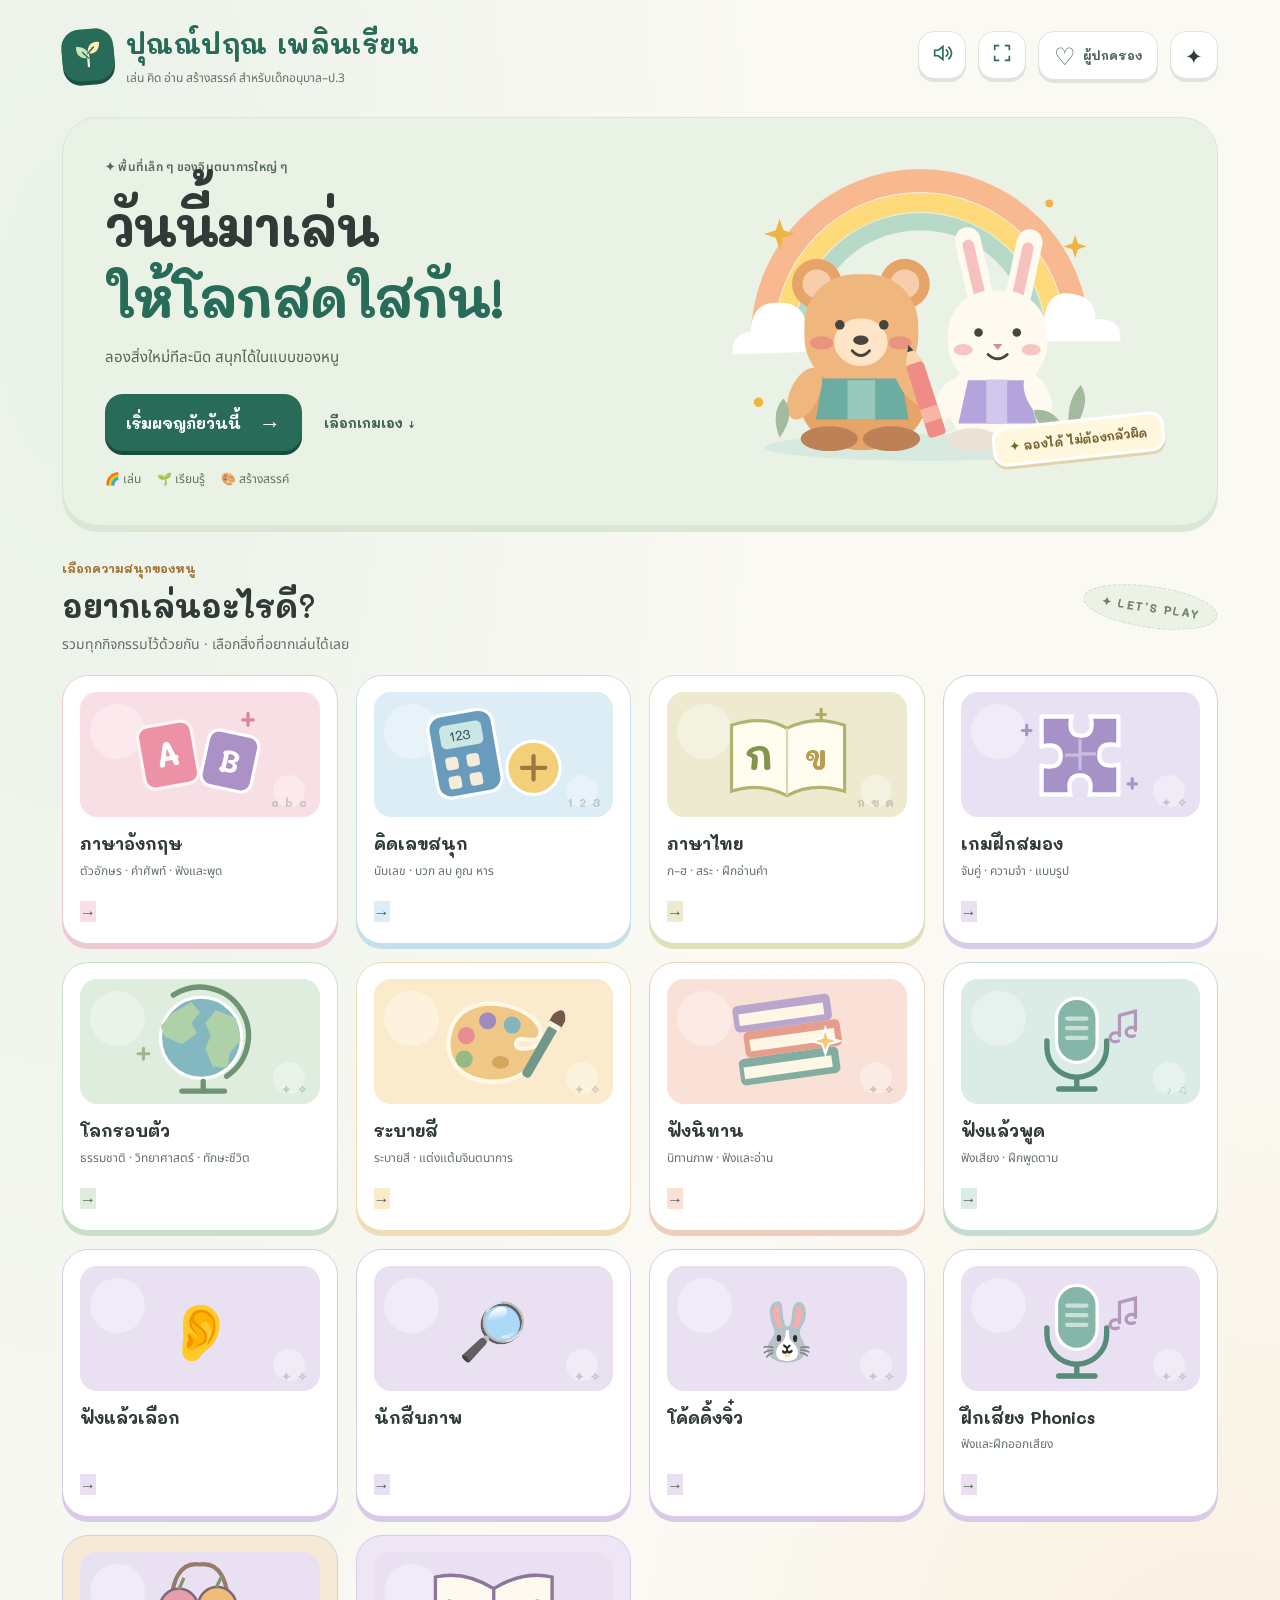
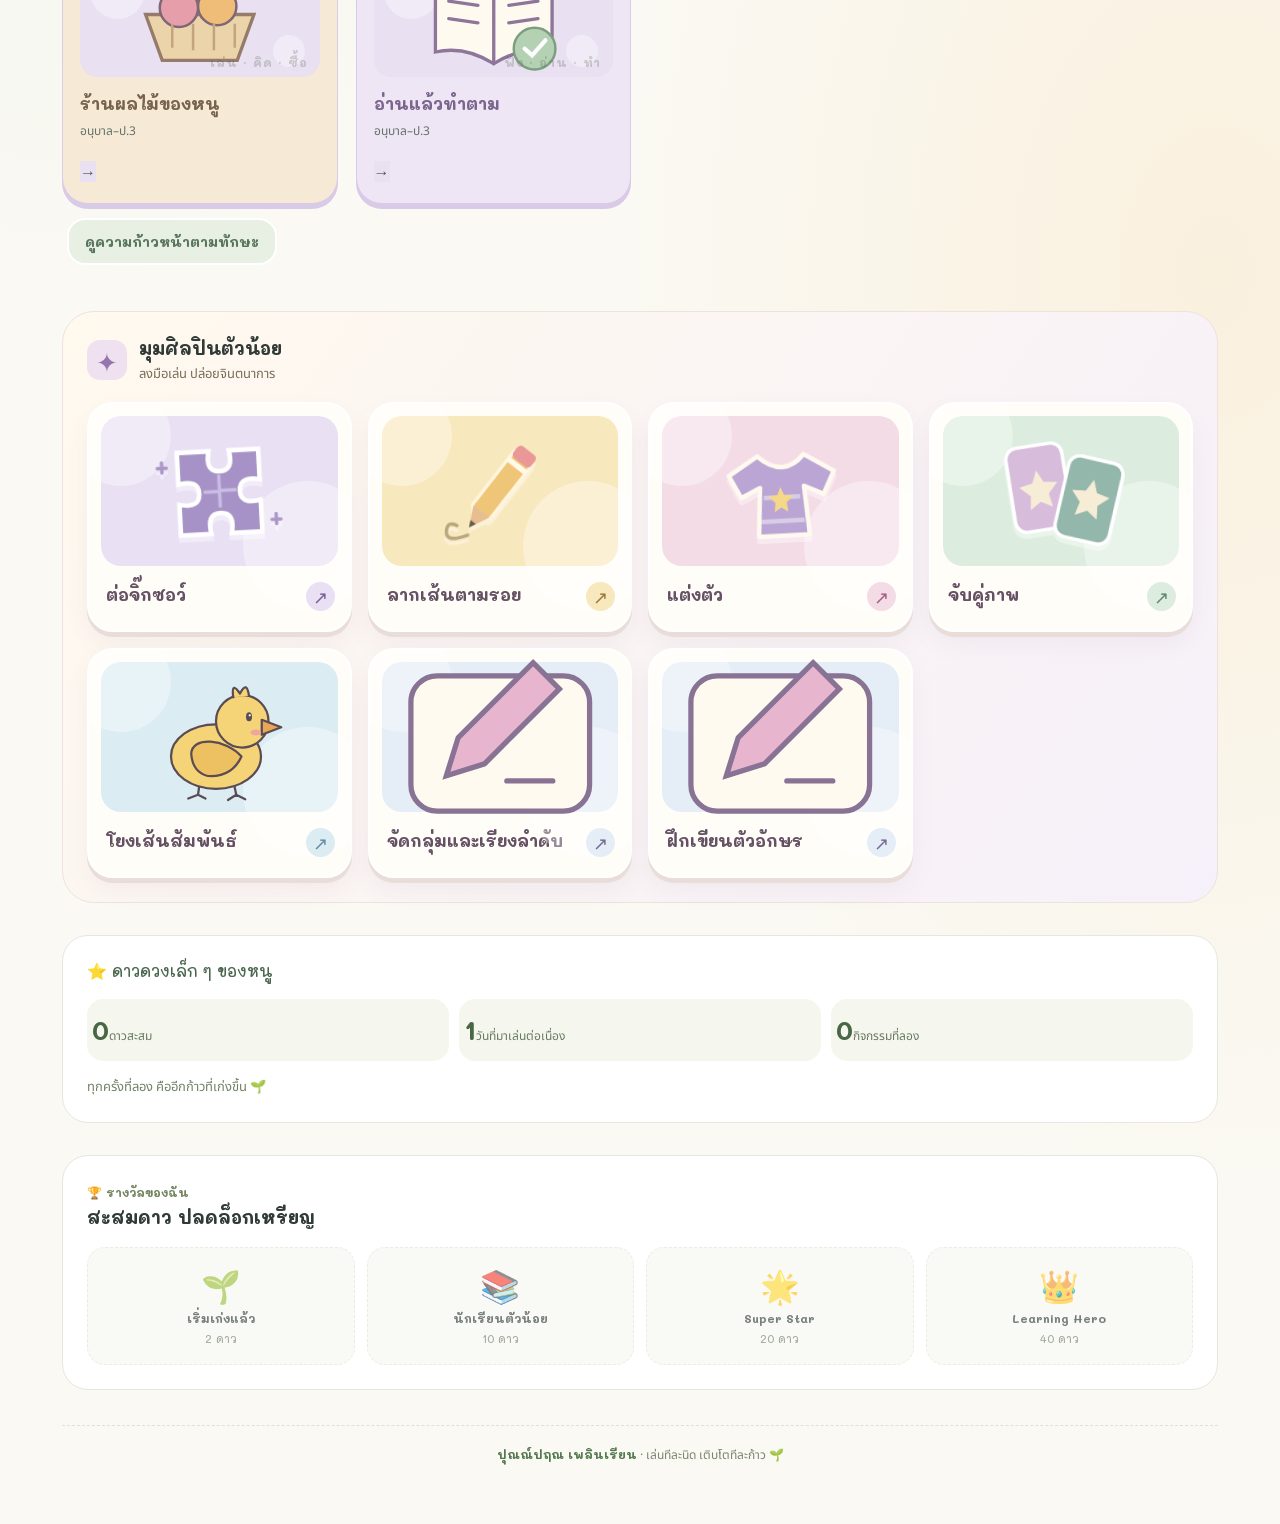
<file: index.html>
<!DOCTYPE html>
<html lang="th">
<head>
<script src="thai-voice.js?v=20261009"></script>
<meta charset="UTF-8">
<meta name="viewport" content="width=device-width, initial-scale=1.0, viewport-fit=cover">
<meta name="apple-mobile-web-app-capable" content="yes">
<meta name="theme-color" content="#286b59">
<meta name="description" content="ปุณณ์ปฤณ เพลินเรียน — เล่น คิด อ่าน สร้างสรรค์ สำหรับเด็กอนุบาล–ป.3 สนุกกับภาษา คณิตศาสตร์ ระบายสี จิ๊กซอว์ และเกมฝึกทักษะ">
<title>ปุณณ์ปฤณ เพลินเรียน | เล่น คิด อ่าน สร้างสรรค์</title>


<style>
  :root{
    --ink:#3D3562;
    --card:#FFFFFF;
    --pink:#FF6FA5; --sun:#FFC93C; --sky:#4FC3F7; --grape:#9C6FF3; --mint:#5BE0B3;
    --shadow-soft:0 22px 55px -18px rgba(91,68,170,.28);
    --shadow-press:0 6px 0 rgba(61,53,98,.14);
    --r-lg:32px; --r-md:22px;
  }
  *{box-sizing:border-box;-webkit-tap-highlight-color:transparent;user-select:none;-webkit-user-select:none}
  html,body{margin:0}
  body{
    font-family:'Mali',sans-serif;color:var(--ink);min-height:100vh;
    background:
      radial-gradient(600px 400px at 8% 0%, rgba(255,190,225,.45), transparent 70%),
      radial-gradient(700px 500px at 100% 12%, rgba(180,225,255,.5), transparent 70%),
      radial-gradient(600px 500px at 90% 95%, rgba(190,255,225,.45), transparent 70%),
      radial-gradient(500px 400px at 0% 100%, rgba(225,205,255,.5), transparent 70%),
      linear-gradient(150deg,#FDF7FF,#F2F8FF 55%,#F4FFF9);
    background-attachment:fixed;
  }
  button{font:inherit}
  button:focus-visible,.card:focus-visible{outline:4px solid rgba(79,195,247,.55);outline-offset:4px}
  .wrap{max-width:1180px;margin:0 auto;padding:22px clamp(16px,3vw,36px) 60px;position:relative;z-index:1}

  /* ================= app bar ================= */
  .appbar{display:flex;align-items:center;gap:15px;margin-bottom:28px;background:rgba(255,255,255,.58);border:1px solid rgba(255,255,255,.9);padding:12px 14px;border-radius:28px;box-shadow:0 14px 34px -22px rgba(61,53,98,.45);backdrop-filter:blur(14px)}
  .logo{
    width:64px;height:64px;border-radius:21px;display:grid;place-items:center;font-size:1.05rem;font-weight:700;color:#fff;letter-spacing:-2px;
    background:linear-gradient(140deg,#FF73A9,#8A5CF6 62%,#48C8EF);
    box-shadow:0 12px 24px -8px rgba(156,111,243,.45);
    transform:rotate(-6deg);
  }
  .appbar h1{margin:0;font-size:clamp(1.7rem,3.4vw,2.4rem);font-weight:700;line-height:1.1}
  .appbar h1 span{background:linear-gradient(90deg,#FF6FA5,#9C6FF3 55%,#4FC3F7);
    -webkit-background-clip:text;background-clip:text;color:transparent}
  .appbar p{margin:2px 0 0;font-family:'Noto Sans Thai',sans-serif;font-size:.95rem;opacity:.65}

  /* ================= home ================= */
  #home{display:block}
  .hero{position:relative;overflow:hidden;min-height:300px;display:grid;grid-template-columns:1.2fr .8fr;align-items:center;gap:20px;padding:clamp(28px,5vw,58px);border-radius:42px;background:linear-gradient(125deg,#8256EE 0%,#AF6FF3 48%,#FF79AD 100%);color:#fff;box-shadow:0 28px 70px -24px rgba(117,77,211,.52)}
  .hero::before,.hero::after{content:"";position:absolute;border-radius:50%;background:rgba(255,255,255,.13)}
  .hero::before{width:240px;height:240px;right:-60px;top:-105px}.hero::after{width:150px;height:150px;left:48%;bottom:-100px}
  .heroCopy{position:relative;z-index:2}.eyebrow{display:inline-flex;align-items:center;gap:8px;padding:7px 13px;border-radius:999px;background:rgba(255,255,255,.18);font-size:.88rem;font-weight:600}
  .hero h2{font-size:clamp(2rem,5vw,4rem);line-height:1.15;margin:15px 0 10px;letter-spacing:-1px}.hero p{font-family:'Noto Sans Thai',sans-serif;font-size:clamp(1rem,2vw,1.18rem);line-height:1.75;margin:0;max-width:550px;color:rgba(255,255,255,.88)}
  .heroArt{position:relative;z-index:2;display:grid;place-items:center;min-height:210px}
  .artBubble{width:min(250px,100%);aspect-ratio:1;border-radius:46% 54% 56% 44% / 45% 42% 58% 55%;background:rgba(255,255,255,.94);display:grid;place-items:center;font-size:7rem;box-shadow:0 25px 50px -20px rgba(61,53,98,.45);animation:floaty 4s ease-in-out infinite}
  .miniStar{position:absolute;font-size:2rem;filter:drop-shadow(0 6px 8px rgba(61,53,98,.2));animation:twinkle 2.5s ease-in-out infinite}.miniStar.s1{left:6%;top:13%}.miniStar.s2{right:4%;bottom:10%;animation-delay:.7s}.miniStar.s3{left:15%;bottom:5%;font-size:1.35rem;animation-delay:1.2s}
  @keyframes floaty{50%{transform:translateY(-10px) rotate(2deg)}}@keyframes twinkle{50%{transform:scale(1.25) rotate(12deg)}}
  .sectionHead{display:flex;align-items:end;justify-content:space-between;gap:20px;margin:34px 4px 18px}.sectionHead h2{margin:0;font-size:clamp(1.45rem,3vw,2rem)}.sectionHead p{margin:4px 0 0;font-family:'Noto Sans Thai',sans-serif;opacity:.62}.tinyPill{white-space:nowrap;padding:7px 13px;background:#fff;border-radius:999px;font-size:.82rem;box-shadow:0 8px 20px -12px rgba(61,53,98,.4)}
  .activityGrid{display:grid;grid-template-columns:repeat(3,1fr);gap:20px}
  .activity{position:relative;min-height:285px;border:0;border-radius:34px;padding:24px;text-align:left;color:var(--ink);overflow:hidden;box-shadow:var(--shadow-soft);transition:transform .25s cubic-bezier(.34,1.56,.64,1),box-shadow .25s}
  .activity:not(.locked){cursor:pointer;background:linear-gradient(145deg,#FFF,#FFF1F7)}.activity:nth-child(2){background:linear-gradient(145deg,#FFF,#F0ECFF)}.activity:nth-child(3){background:linear-gradient(145deg,#FFF,#EAFBFF)}.activity.locked{background:linear-gradient(145deg,#FFF,#EEF8FF)}
  .activity:not(.locked):hover{transform:translateY(-9px) rotate(-.5deg);box-shadow:0 30px 62px -22px rgba(91,68,170,.42)}.activity:not(.locked):active{transform:scale(.97)}
  .activityIcon{height:142px;border-radius:25px;display:grid;place-items:center;font-size:5rem;background:linear-gradient(145deg,#FFD6E7,#FFF0C9);margin-bottom:18px}.activity:nth-child(2) .activityIcon{background:linear-gradient(145deg,#E5DCFF,#CDEEFF)}.activity:nth-child(3) .activityIcon{background:linear-gradient(145deg,#CFF8EE,#FFF0B7)}
  .activity h3{font-size:1.35rem;margin:0 0 5px}.activity p{font-family:'Noto Sans Thai',sans-serif;margin:0;opacity:.62}.go{position:absolute;right:22px;bottom:20px;width:42px;height:42px;border-radius:50%;display:grid;place-items:center;color:#fff;background:linear-gradient(135deg,#FF6FA5,#9C6FF3);font-size:1.2rem}.soon{position:absolute;top:14px;right:14px;background:#fff;color:#8B6ADB;padding:6px 11px;border-radius:999px;font-size:.75rem;box-shadow:0 7px 16px -10px #3D3562}.locked{cursor:default;opacity:.72}

  /* ================= collection ================= */
  #collection{display:none}.collectionTop{display:flex;align-items:center;gap:14px;margin:0 2px 14px}.collectionTop h2{margin:0;font-size:clamp(1.5rem,3vw,2rem)}.collectionTop p{margin:2px 0 0;font-family:'Noto Sans Thai',sans-serif;opacity:.58}.roundBack{width:52px;height:52px;border:0;border-radius:18px;background:#fff;color:var(--ink);cursor:pointer;font-size:1.35rem;box-shadow:var(--shadow-press)}.roundBack:active{transform:translateY(4px);box-shadow:none}

  /* ================= math game ================= */
  #mathGame{display:none}.mathShell{max-width:850px;margin:0 auto}.mathPanel{background:rgba(255,255,255,.82);border:1px solid #fff;border-radius:38px;padding:clamp(18px,4vw,36px);box-shadow:var(--shadow-soft);backdrop-filter:blur(12px)}
  .mathBar{display:flex;align-items:center;gap:14px;margin-bottom:20px}.mathBar h2{margin:0;font-size:clamp(1.5rem,3vw,2rem)}.mathBar p{margin:2px 0 0;font-family:'Noto Sans Thai',sans-serif;opacity:.58}.scoreBox{margin-left:auto;background:linear-gradient(135deg,#FFF1B8,#FFE0F0);padding:10px 16px;border-radius:18px;font-weight:700;white-space:nowrap}
  .levelTabs{display:grid;grid-template-columns:repeat(4,1fr);gap:10px;margin:0 0 18px}.levelBtn{border:0;border-radius:18px;background:#F2EEFC;color:var(--ink);padding:13px 10px;cursor:pointer;font-weight:700;box-shadow:0 5px 0 rgba(61,53,98,.08);transition:.18s}.levelBtn.on{color:#fff;background:linear-gradient(135deg,#8A5CF6,#FF6FA5);transform:translateY(-2px)}
  .questionCard{position:relative;overflow:hidden;text-align:center;border-radius:30px;padding:clamp(24px,5vw,44px) 18px;background:linear-gradient(145deg,#F3ECFF,#FFF3C9 55%,#E4FAFF);min-height:245px}.questionNo{display:inline-block;padding:6px 12px;border-radius:999px;background:#fff;font-size:.82rem;box-shadow:0 6px 16px -10px #3D3562}.mathVisual{min-height:72px;display:flex;align-items:center;justify-content:center;gap:7px;flex-wrap:wrap;font-size:clamp(2rem,6vw,3.6rem);margin:15px auto 4px}.mathQuestion{font-size:clamp(2rem,6vw,3.8rem);font-weight:700;line-height:1.25;margin:8px 0}.mathHint{font-family:'Noto Sans Thai',sans-serif;opacity:.58;margin:0}.speakBtn{margin-top:12px;border:0;border-radius:999px;padding:9px 18px;background:#fff;color:var(--ink);font-family:'Mali',sans-serif;font-weight:700;font-size:.92rem;cursor:pointer;box-shadow:0 6px 16px -10px #3D3562}.speakBtn:active{transform:translateY(3px);box-shadow:none}
  .answers{display:grid;grid-template-columns:repeat(3,1fr);gap:14px;margin-top:18px}.answerBtn{min-height:82px;border:0;border-radius:24px;background:#fff;color:var(--ink);font-size:clamp(1.7rem,4vw,2.4rem);font-weight:700;cursor:pointer;box-shadow:0 7px 0 rgba(61,53,98,.11);transition:transform .15s}.answerBtn:hover{transform:translateY(-3px)}.answerBtn:active{transform:translateY(5px);box-shadow:0 2px 0 rgba(61,53,98,.11)}.answerBtn.correct{background:#5BE0B3;color:#174C3C;animation:cheerIn .35s}.answerBtn.wrong{background:#FFB4C8;animation:shake .3s}.answerBtn:disabled{cursor:default}
  .mathFeedback{height:34px;margin-top:13px;text-align:center;font-size:1.15rem;font-weight:700}.mathFeedback.good{color:#15966C}.mathFeedback.try{color:#E2527F}@keyframes shake{25%{transform:translateX(-7px)}75%{transform:translateX(7px)}}

  /* ================= jigsaw ================= */
  #jigsawGame{display:none}.jigsawShell{max-width:980px;margin:0 auto}.jigsawPanel{background:rgba(255,255,255,.82);border:1px solid #fff;border-radius:38px;padding:clamp(16px,3vw,30px);box-shadow:var(--shadow-soft);backdrop-filter:blur(12px)}
  #dressGame{display:none}
  .dressLayout{display:grid;grid-template-columns:340px 1fr;gap:22px;align-items:start}
  .dressStage{background:linear-gradient(160deg,#FFF3FA,#F1F6FF);border-radius:34px;box-shadow:var(--shadow-soft);padding:14px;aspect-ratio:4/5;max-width:340px}
  .dressStage svg{width:100%;height:100%;display:block}
  .dressPicker{background:rgba(255,255,255,.82);border:1px solid #fff;border-radius:32px;padding:clamp(14px,2.5vw,24px);box-shadow:var(--shadow-soft);backdrop-filter:blur(10px)}
  .dressOptions{display:flex;gap:12px;overflow-x:auto;padding:8px 4px 6px;scrollbar-width:thin}
  .dressSwatch{flex:0 0 auto;display:flex;flex-direction:column;align-items:center;gap:6px;border:0;background:none;cursor:pointer;padding:6px;border-radius:18px;font-family:'Mali',sans-serif;color:var(--ink)}
  .dressSwatch .sw{width:58px;height:58px;border-radius:50%;background:var(--c,#eee);box-shadow:0 6px 14px -8px rgba(61,53,98,.4);border:3px solid #fff;display:block;transition:transform .18s cubic-bezier(.34,1.56,.64,1)}
  .dressSwatch.on .sw{transform:scale(1.12);box-shadow:0 0 0 3px #fff,0 0 0 6px var(--grape)}
  .dressSwatch small{font-size:.82rem;font-weight:600;max-width:72px;text-align:center;line-height:1.2}
  .dressActions{display:flex;justify-content:center;gap:18px;margin-top:20px}
  @media(max-width:760px){.dressLayout{grid-template-columns:1fr}.dressStage{max-width:280px;margin:0 auto}}
  #thaiGame{display:none}
  .thaiGrid{display:grid;grid-template-columns:repeat(auto-fill,minmax(96px,1fr));gap:14px;margin-top:8px}
  .thaiTile{
    border:0;border-radius:22px;background:rgba(255,255,255,.85);cursor:pointer;
    padding:14px 6px 10px;box-shadow:0 8px 20px -12px rgba(61,53,98,.35);
    display:flex;flex-direction:column;align-items:center;gap:2px;
    transition:transform .18s cubic-bezier(.34,1.56,.64,1);
  }
  .thaiTile .letter{font-size:2.1rem;font-weight:700;color:var(--grape)}
  .thaiTile .emoji{font-size:1.5rem}
  .thaiTile .word{font-family:'Noto Sans Thai',sans-serif;font-size:.78rem;opacity:.65}
  .thaiTile:active,.thaiTile.playing{transform:scale(1.15) rotate(-3deg);box-shadow:0 0 0 4px #fff,0 0 0 7px var(--grape)}
  @media(max-width:760px){.thaiGrid{grid-template-columns:repeat(auto-fill,minmax(78px,1fr));gap:10px}.thaiTile .letter{font-size:1.7rem}}
  #memoryGame{display:none}
  #memPlay{display:none}
  .memGrid{display:grid;grid-template-columns:repeat(var(--mem-cols,4),1fr);gap:12px;margin-top:10px}
  .memCard{aspect-ratio:1;perspective:800px;cursor:pointer;background:none;border:0;padding:0}
  .memCard .inner{position:relative;width:100%;height:100%;transition:transform .5s cubic-bezier(.34,1.2,.64,1);transform-style:preserve-3d}
  .memCard.flipped .inner{transform:rotateY(180deg)}
  .memCard.matched{cursor:default}
  .memCard.matched .inner{opacity:.4}
  .memFace{position:absolute;inset:0;backface-visibility:hidden;border-radius:16px;display:flex;align-items:center;justify-content:center;box-shadow:0 8px 18px -12px rgba(61,53,98,.45)}
  .memBack{background:linear-gradient(135deg,#FF8FB8,#A17BF5);color:#fff;font-size:1.8rem}
  .memFront{background:#fff;transform:rotateY(180deg);padding:8%}
  .memFront svg{width:100%;height:100%}
  @media(max-width:760px){.memGrid{grid-template-columns:repeat(var(--mem-cols-sm,3),1fr);gap:8px}}
  .jigsawControls{display:flex;align-items:center;gap:12px;flex-wrap:wrap;margin-bottom:16px}.jigsawControls strong{margin-right:auto;font-size:1.15rem}.roundBack.small{width:40px;height:40px;font-size:1.05rem;border-radius:13px}.difficulty{display:flex;gap:8px}.difficultyBtn{border:0;border-radius:15px;padding:10px 14px;background:#EEE9FA;color:var(--ink);cursor:pointer;font-weight:700}.difficultyBtn.on{background:linear-gradient(135deg,#8A5CF6,#FF6FA5);color:#fff}
  .animalPicker{display:flex;gap:10px;overflow-x:auto;padding:4px 4px 14px;scrollbar-width:thin;scrollbar-color:#CDBBF8 transparent}.animalChoice{flex:0 0 104px;border:0;border-radius:20px;background:#fff;padding:8px;cursor:pointer;color:var(--ink);box-shadow:0 7px 18px -12px #3D3562}.animalChoice svg{width:72px;height:72px;display:block;margin:auto}.animalChoice span{display:block;font-size:.76rem;font-weight:700;white-space:nowrap;overflow:hidden;text-overflow:ellipsis}.animalChoice.on{box-shadow:0 0 0 4px #fff,0 0 0 7px #9C6FF3;background:#F4F0FF}
  .puzzleArea{display:grid;grid-template-columns:minmax(0,1fr) 260px;gap:18px;align-items:start}.puzzleBoard{--puzzle-size:2;display:grid;grid-template-columns:repeat(var(--puzzle-size),1fr);gap:2px;width:min(100%,600px);aspect-ratio:1;margin:auto;padding:5px;border-radius:22px;background:linear-gradient(145deg,#DDD3F6,#CDEEFF);box-shadow:0 20px 40px -22px #3D3562}.puzzleSlot{border:1px dashed rgba(61,53,98,.32);border-radius:5px;background-color:rgba(255,255,255,.42);background-repeat:no-repeat;opacity:.28;filter:grayscale(1);transition:background .2s,transform .2s,opacity .2s,filter .2s}.puzzleSlot.dropReady{transform:scale(.98);background-color:#FFF4B8;border-color:#FFB52E;opacity:.7}.puzzleSlot.filled{border-style:solid;border-color:rgba(255,255,255,.8);box-shadow:inset 0 0 0 1px rgba(61,53,98,.08);opacity:1;filter:none}
  .puzzleSide{background:#fff;border-radius:25px;padding:12px;box-shadow:0 12px 30px -20px #3D3562;text-align:center}.trayTitle{font-weight:700;margin-bottom:8px}.puzzleTray{--puzzle-size:2;display:grid;grid-template-columns:repeat(2,1fr);gap:6px;min-height:180px;padding:6px;border-radius:16px;background:#F8F6FD}.puzzlePiece{aspect-ratio:1;border:0;border-radius:7px;background-repeat:no-repeat;cursor:grab;touch-action:none;box-shadow:0 5px 10px -7px #3D3562,0 0 0 1px #fff;transition:transform .15s}.puzzlePiece:active{cursor:grabbing}.puzzlePiece.chosen{box-shadow:0 0 0 4px #FFD43B;transform:scale(.95)}.puzzleGhost{position:fixed;z-index:9999;pointer-events:none;border-radius:7px;box-shadow:0 18px 35px rgba(61,53,98,.35);opacity:.9}.puzzleMoves{font-size:1rem;font-weight:700;margin:12px 0 4px}.puzzleHelp{font-family:'Noto Sans Thai',sans-serif;font-size:.84rem;line-height:1.5;opacity:.62}.puzzleFeedback{min-height:52px;font-size:1.05rem;font-weight:700;color:#15966C;margin-top:8px}

  /* ================= category chips ================= */
  .cats{display:flex;gap:12px;overflow-x:auto;padding:6px 2px 16px;scrollbar-width:none}
  .cats::-webkit-scrollbar{display:none}
  .chip{
    flex:0 0 auto;display:flex;align-items:center;gap:10px;cursor:pointer;
    font-family:'Mali',sans-serif;font-weight:600;font-size:1.1rem;color:var(--ink);
    background:rgba(255,255,255,.75);backdrop-filter:blur(8px);
    border:none;border-radius:999px;padding:8px 22px 8px 8px;
    box-shadow:0 8px 20px -8px rgba(120,100,200,.25);
    transition:transform .2s cubic-bezier(.34,1.56,.64,1), background .2s;
  }
  .chip .ic{width:44px;height:44px;border-radius:50%;display:grid;place-items:center;font-size:1.4rem;background:var(--tint,#FFE3F0)}
  .chip.on{background:linear-gradient(120deg,#FF8FB8,#A17BF5);color:#fff;transform:scale(1.06)}
  .chip:active{transform:scale(.95)}

  /* ================= gallery ================= */
  .grid{display:grid;grid-template-columns:repeat(auto-fill,minmax(210px,1fr));gap:22px}
  .card{
    background:var(--card);border-radius:var(--r-lg);padding:18px 18px 14px;cursor:pointer;
    box-shadow:var(--shadow-soft);text-align:center;position:relative;
    transition:transform .25s cubic-bezier(.34,1.56,.64,1);
  }
  .card:hover{transform:translateY(-8px) rotate(-1deg)}
  .card:active{transform:scale(.96)}
  .card svg{width:100%;height:auto;pointer-events:none}
  .card .nm{font-weight:600;font-size:1.2rem;margin-top:6px}
  .card .bar{height:10px;border-radius:99px;background:#F0ECFA;margin-top:8px;overflow:hidden}
  .card .bar i{display:block;height:100%;width:0;border-radius:99px;
    background:linear-gradient(90deg,#FFC93C,#FF6FA5,#9C6FF3);transition:width .4s}
  .card .badge{position:absolute;top:10px;right:12px;font-size:1.5rem;filter:drop-shadow(0 3px 4px rgba(0,0,0,.15))}

  /* ================= studio ================= */
  #studio{display:none}
  .topbar{display:flex;align-items:center;gap:14px;flex-wrap:wrap;margin-bottom:18px}
  .picname{font-weight:700;font-size:clamp(1.4rem,2.6vw,1.9rem);margin-right:auto}
  .count{font-family:'Noto Sans Thai',sans-serif;font-size:.9rem;background:rgba(255,255,255,.8);
    padding:6px 14px;border-radius:99px;box-shadow:0 6px 16px -8px rgba(120,100,200,.3)}

  .tool{
    display:flex;flex-direction:column;align-items:center;gap:4px;cursor:pointer;border:none;
    background:none;font-family:'Mali',sans-serif;color:var(--ink);
  }
  .tool .b{
    width:60px;height:60px;border-radius:20px;display:grid;place-items:center;font-size:1.6rem;
    background:var(--card);box-shadow:var(--shadow-press);
    transition:transform .12s, box-shadow .12s;
  }
  .tool:active .b{transform:translateY(5px);box-shadow:0 1px 0 rgba(61,53,98,.14)}
  .tool small{font-size:.85rem;font-weight:600}
  .tool.back .b{background:#EDE7FF} .tool.undo .b{background:#DFF9EF}
  .tool.clear .b{background:#FFE3EC} .tool.save .b{background:#FFF2C9}

  .studioGrid{display:grid;grid-template-columns:1fr 168px;gap:24px;align-items:start}
  .board{
    position:relative;background:var(--card);border-radius:var(--r-lg);
    box-shadow:var(--shadow-soft);padding:clamp(10px,2vw,22px);
  }
  .board svg{width:100%;height:auto;display:block;touch-action:manipulation;max-height:74vh;margin:0 auto}
  .board svg .r{cursor:pointer;transition:fill .12s}
  @media(hover:hover){.board svg .r:hover{filter:brightness(.93)}}

  /* ================= crayon rack ================= */
  .rack{
    position:sticky;top:16px;background:rgba(255,255,255,.72);backdrop-filter:blur(10px);
    border-radius:var(--r-lg);box-shadow:var(--shadow-soft);padding:14px 10px 12px;max-height:calc(100vh - 32px);overflow:hidden;
  }
  .rack h3{margin:0 0 4px;text-align:center;font-size:1rem;font-weight:600}
  .rackGrid{display:grid;grid-template-columns:repeat(2,1fr);gap:14px 8px;justify-items:center;padding:12px 7px 16px;max-height:310px;overflow-y:auto;overscroll-behavior:contain;scrollbar-width:thin;scrollbar-color:#CDBBF8 transparent}
  .rackGrid::-webkit-scrollbar{width:7px}.rackGrid::-webkit-scrollbar-thumb{background:#CDBBF8;border-radius:99px}
  .crayon{
    width:40px;height:66px;border-radius:6px 6px 10px 10px;background:var(--preview,var(--c));
    position:relative;cursor:pointer;margin-top:14px;
    box-shadow:inset -5px 0 0 rgba(0,0,0,.12), 0 5px 10px -4px rgba(61,53,98,.35);
    transition:transform .18s cubic-bezier(.34,1.56,.64,1);
  }
  .crayon::before{content:"";position:absolute;left:0;top:-15px;width:40px;height:16px;
    background:var(--tip,var(--c));clip-path:polygon(50% 0,100% 100%,0 100%);filter:brightness(1.08)}
  .crayon .band{position:absolute;left:0;right:0;top:16px;height:15px;background:rgba(255,255,255,.5)}
  .crayon.on{transform:translateY(-8px) scale(1.16);
    box-shadow:inset -5px 0 0 rgba(0,0,0,.12), 0 12px 18px -6px rgba(61,53,98,.4),0 0 0 4px #fff,0 0 0 7px var(--tip,var(--c))}
  .crayon.pattern .band{background:rgba(255,255,255,.72);box-shadow:0 1px 0 rgba(61,53,98,.08)}
  .paletteGroup{grid-column:1/-1;width:100%;padding:5px 6px 0;font-size:.78rem;font-weight:700;color:#756A98;text-align:left}
  .eraser{
    width:52px;height:66px;margin-top:14px;border-radius:14px;cursor:pointer;font-size:1.6rem;
    display:grid;place-items:center;
    background:repeating-linear-gradient(45deg,#fff 0 9px,#EFEAF9 9px 18px);
    box-shadow:0 5px 10px -4px rgba(61,53,98,.35);
    transition:transform .18s cubic-bezier(.34,1.56,.64,1);
  }
  .eraser.on{transform:translateY(-8px) scale(1.12);box-shadow:0 12px 18px -6px rgba(61,53,98,.4),0 0 0 4px #fff,0 0 0 7px var(--grape)}

  /* ================= effects ================= */
  .pop{position:absolute;font-size:1.6rem;pointer-events:none;animation:pop .75s ease-out forwards}
  @keyframes pop{0%{transform:translate(-50%,-50%) scale(.4);opacity:1}
    100%{transform:translate(-50%,-160%) scale(1.5) rotate(20deg);opacity:0}}
  .cheer{
    position:absolute;inset:0;display:grid;place-items:center;border-radius:var(--r-lg);
    background:rgba(255,255,255,.55);backdrop-filter:blur(3px);pointer-events:none;
    animation:cheerIn .5s cubic-bezier(.34,1.56,.64,1);
  }
  @keyframes cheerIn{from{opacity:0;transform:scale(.6)}to{opacity:1;transform:scale(1)}}
  .cheer .msg{background:linear-gradient(120deg,#FF8FB8,#A17BF5);color:#fff;font-weight:700;
    font-size:clamp(1.6rem,4vw,2.4rem);padding:18px 44px;border-radius:99px;
    box-shadow:0 20px 40px -10px rgba(156,111,243,.55)}

  /* ================= success popup ================= */
  .successPopup[hidden]{display:none}.successPopup{position:fixed;inset:0;z-index:10000;display:grid;place-items:center;padding:20px;background:rgba(53,40,94,.42);backdrop-filter:blur(7px);animation:fadePopup .25s ease-out}.successBox{position:relative;width:min(440px,100%);overflow:hidden;text-align:center;border:5px solid #fff;border-radius:42px;padding:34px 28px 28px;background:linear-gradient(145deg,#FFF9C9,#FFE3F0 48%,#E3F4FF);box-shadow:0 35px 80px -20px rgba(49,34,94,.6);animation:bouncePopup .55s cubic-bezier(.34,1.56,.64,1)}
  .successBox::before,.successBox::after{content:"";position:absolute;border-radius:50%;background:rgba(255,255,255,.55)}.successBox::before{width:150px;height:150px;left:-70px;top:-70px}.successBox::after{width:110px;height:110px;right:-45px;bottom:-45px}.successStars{position:absolute;inset:0;pointer-events:none}.successStars span{position:absolute;font-size:1.8rem;animation:twinkle 1.4s ease-in-out infinite}.successStars span:nth-child(1){left:9%;top:12%}.successStars span:nth-child(2){right:10%;top:18%;animation-delay:.35s}.successStars span:nth-child(3){left:15%;bottom:18%;animation-delay:.7s}.successStars span:nth-child(4){right:15%;bottom:20%;animation-delay:1s}.successEmoji{position:relative;font-size:6rem;line-height:1;margin-bottom:10px;animation:happyBounce 1.2s ease-in-out infinite}.successBox h2{position:relative;font-size:clamp(1.8rem,6vw,2.6rem);margin:0 0 7px;color:#6E4AD8}.successBox p{position:relative;font-family:'Noto Sans Thai',sans-serif;font-size:1.08rem;line-height:1.65;margin:0 auto 20px;max-width:330px;color:#625879}.successActions{position:relative;display:grid;grid-template-columns:1fr 1fr;gap:12px}.successBtn{min-width:0;border:0;border-radius:999px;padding:14px 18px;color:#fff;background:linear-gradient(135deg,#8A5CF6,#FF6FA5);font-size:1.05rem;font-weight:700;cursor:pointer;box-shadow:0 7px 0 #6842BE}.successBtn.secondary{color:#6548B8;background:#fff;box-shadow:0 7px 0 #D8CDF3}.successBtn:active{transform:translateY(5px);box-shadow:0 2px 0 #6842BE}.successBtn.secondary:active{box-shadow:0 2px 0 #D8CDF3}@keyframes fadePopup{from{opacity:0}}@keyframes bouncePopup{from{opacity:0;transform:scale(.5) rotate(-5deg)}to{opacity:1;transform:scale(1)}}@keyframes happyBounce{50%{transform:translateY(-9px) rotate(5deg)}}

  footer{font-family:'Noto Sans Thai',sans-serif;text-align:center;font-size:.8rem;opacity:.5;margin-top:44px}

  /* ================= fullscreen + tools ================= */
  html,body{overscroll-behavior:none}
  .fsbtn{
    margin-left:auto;width:56px;height:56px;border:none;border-radius:18px;cursor:pointer;
    font-size:1.4rem;color:var(--ink);background:rgba(255,255,255,.85);
    box-shadow:var(--shadow-press);transition:transform .12s;
  }
  .fsbtn:active{transform:translateY(4px);box-shadow:none}
  .fsbtn + .fsbtn{margin-left:8px}
  .rack h3{margin:10px 0 0;text-align:center;font-size:1rem;font-weight:600}
  .toolRow{display:flex;justify-content:center;gap:8px;flex-wrap:wrap;padding:10px 0 2px}
  .tbtn{
    display:flex;flex-direction:column;align-items:center;gap:2px;border:none;cursor:pointer;
    background:#fff;border-radius:16px;padding:8px 9px 6px;
    box-shadow:0 4px 10px -4px rgba(61,53,98,.35);
    font-family:'Mali',sans-serif;color:var(--ink);
    transition:transform .15s cubic-bezier(.34,1.56,.64,1);
  }
  .tbtn span{font-size:1.45rem;line-height:1}
  .tbtn small{font-size:.72rem;font-weight:600}
  .tbtn.on{transform:scale(1.08);background:#F3EDFF;box-shadow:0 0 0 3px #fff,0 0 0 6px var(--grape)}
  .sizeRow{display:flex;justify-content:center;gap:10px;padding:10px 0 2px}
  .sizeBtn{width:44px;height:44px;border:none;border-radius:50%;cursor:pointer;
    background:#fff;box-shadow:0 4px 10px -4px rgba(61,53,98,.35);display:grid;place-items:center;
    transition:transform .15s}
  .sizeBtn i{display:block;border-radius:50%;background:var(--ink)}
  .sizeBtn.s1 i{width:8px;height:8px}.sizeBtn.s2 i{width:16px;height:16px}.sizeBtn.s3 i{width:26px;height:26px}
  .sizeBtn.on{transform:scale(1.1);box-shadow:0 0 0 3px #fff,0 0 0 6px var(--grape)}
  .paintWrap{position:relative;aspect-ratio:1/1;max-height:74vh;max-width:74vh;margin:0 auto;touch-action:none}
  .paintWrap svg{position:absolute;inset:0;width:100%;height:100%;max-height:none}
  .paintWrap canvas{position:absolute;inset:0;width:100%;height:100%;pointer-events:none;border-radius:18px}
  .paintWrap svg.lineart{pointer-events:none}

  /* ================= responsive ================= */
  @media (max-width:840px){
    .hero{grid-template-columns:1fr;min-height:0}.heroArt{position:absolute;right:-25px;bottom:-55px;opacity:.27}.artBubble{width:240px}.heroCopy{max-width:75%}
    .activityGrid{grid-template-columns:repeat(2,1fr)}
    .studioGrid{grid-template-columns:1fr}
    .rack{position:sticky;bottom:10px;top:auto;order:2;max-height:none}
    .rackGrid{display:flex;overflow-x:auto;overflow-y:hidden;max-height:none;gap:14px;padding:18px 10px 8px;scrollbar-width:thin}
    .rackGrid::-webkit-scrollbar{display:none}
    .crayon{flex:0 0 auto}.eraser{flex:0 0 auto}
  }
  @media (max-width:520px){
    .wrap{padding-top:12px}.appbar{border-radius:22px;padding:9px 10px;margin-bottom:18px}.logo{width:50px;height:50px;border-radius:17px;font-size:.86rem}.appbar h1{font-size:1.45rem}.appbar p{display:none}.fsbtn{width:46px;height:46px;border-radius:15px}
    .hero{padding:28px 22px;border-radius:30px}.heroCopy{max-width:100%}.heroArt{display:none}.hero h2{font-size:2.15rem}.sectionHead{align-items:start;margin-top:28px}.tinyPill{display:none}
    .activityGrid{grid-template-columns:1fr;gap:15px}.activity{min-height:0;padding:16px;display:grid;grid-template-columns:104px 1fr;align-items:center;gap:15px;border-radius:25px}.activityIcon{height:100px;margin:0;font-size:3.5rem;border-radius:20px}.activity h3{font-size:1.18rem}.activity p{font-size:.9rem}.go{right:15px;bottom:13px;width:36px;height:36px}.soon{top:9px;right:9px}
    .mathPanel{border-radius:28px;padding:15px}.mathBar{align-items:flex-start}.scoreBox{padding:8px 11px;font-size:.86rem}.levelBtn{padding:11px 4px;font-size:.88rem}.questionCard{border-radius:23px}.answers{gap:9px}.answerBtn{min-height:68px;border-radius:19px}
    .jigsawPanel{border-radius:28px;padding:14px}.puzzleArea{grid-template-columns:1fr}.puzzleSide{text-align:center}.puzzleTray{grid-template-columns:repeat(3,1fr)}.animalChoice{flex-basis:88px}.animalChoice svg{width:60px;height:60px}
    .grid{grid-template-columns:repeat(2,1fr);gap:14px}
    .card{padding:12px 12px 10px}
    .tool .b{width:52px;height:52px;font-size:1.35rem}
  }
  @media (prefers-reduced-motion:reduce){*{animation:none!important;transition:none!important}}
</style>
<link rel="stylesheet" href="ui-polish.css?v=1">
<link rel="stylesheet" href="premium-ui.css">
<link rel="stylesheet" href="learning-plus.css">

<link rel="stylesheet" href="kids-cute-ui.css?v=20261009listen">
<link rel="stylesheet" href="paint-studio.css?v=20261007c">
<link rel="stylesheet" href="activity-viewport.css?v=20261007d">
<style id="appBrandStyle">.appbar>div:nth-child(2){min-width:0}.appbar h1{line-height:1.5!important}.appbar .logo{flex-shrink:0}@media(max-width:600px){.appbar{flex-wrap:wrap!important}.appbar>div:nth-child(2){flex:1;min-width:calc(100% - 80px)}.appbar h1{font-size:clamp(1.05rem,4.6vw,1.4rem)!important}.appbar p#appSubtitle{display:block!important;font-size:11px!important;line-height:1.6!important}.appbar .fsbtn:first-of-type{margin-left:0!important}}</style></head>
<body>
<div class="wrap">

  <header class="appbar">
    <div class="logo" aria-hidden="true"><svg viewBox="0 0 48 48" width="36" height="36" fill="none"><path d="M24 39V22" stroke="#fff8dc" stroke-width="3" stroke-linecap="round"/><path d="M24 28C10 29 8 18 9 12c10 0 17 6 15 16Z" fill="#c9e5bc"/><path d="M24 22C23 10 33 6 40 8c0 10-6 16-16 14Z" fill="#fff1bb"/><path d="m17 20 7 8m0-6 8-8" stroke="#286b59" stroke-width="2" stroke-linecap="round"/></svg></div>
    <div>
      <h1><span>ปุณณ์ปฤณ เพลินเรียน</span></h1>
      <p id="appSubtitle">เล่น คิด อ่าน สร้างสรรค์ สำหรับเด็กอนุบาล–ป.3</p>
    </div>
    <button class="fsbtn" id="sndBtn" title="เปิด/ปิดเสียง">🔊</button>
    <button class="fsbtn" id="fsBtn" title="ขยายเต็มจอ">⛶</button>
  </header>

  <main>
    <section id="home">
      <div class="hero" hidden aria-hidden="true">
        <div class="heroCopy">
          <span class="eyebrow">✨ เล่น • เรียนรู้ • สร้างสรรค์</span>
          <h2>วันนี้อยาก<br>เล่นอะไรดี?</h2>
          <p>เลือกกิจกรรมโปรด แล้วปล่อยให้จินตนาการของหนูโลดแล่นได้เลย!</p>
        </div>
        <div class="heroArt" aria-hidden="true">
          <span class="miniStar s1">⭐</span><span class="miniStar s2">🌈</span><span class="miniStar s3">✨</span>
          <div class="artBubble">🎨</div>
        </div>
      </div>
      <div class="sectionHead">
        <div><h2>เลือกกิจกรรมสนุก</h2><p>มีเกมใหม่ ๆ รอหนูอยู่อีกเพียบ</p></div>
        <span class="tinyPill">🌟 9 กิจกรรมพร้อมเล่น</span>
      </div>
      <div class="activityGrid">
        <button class="activity" id="coloringCard">
          <div class="activityIcon">🖍️</div><div><h3>ระบายสี</h3><p>แต่งแต้มโลกให้สดใสในแบบของหนู</p></div><span class="go">→</span>
        </button>
        <button class="activity" id="mathCard">
          <div class="activityIcon">🔢</div><div><h3>คิดเลขแสนสนุก</h3><p>บวก–ลบ สำหรับอนุบาลถึง ป.3</p></div><span class="go">→</span>
        </button>
        <button class="activity" id="jigsawCard">
          <div class="activityIcon">🧩</div><div><h3>จิ๊กซอว์แสนสนุก</h3><p>เลือกหมวดโปรด แล้วต่อภาพให้สมบูรณ์</p></div><span class="go">→</span>
        </button>
        <button class="activity" id="dotsCard">
          <div class="activityIcon">✏️</div><div><h3>ลากเส้นตามรอยประ</h3><p>เลือกหมวดโปรด แล้วลากตามเส้นประให้ครบภาพ</p></div><span class="go">→</span>
        </button>
        <button class="activity" id="dressCard">
          <div class="activityIcon">👗</div><div><h3>แต่งตัวสุดสวย</h3><p>เลือกทรงผม ชุด และเครื่องประดับให้น้องหนู</p></div><span class="go">→</span>
        </button>
        <button class="activity" id="thaiCard">
          <div class="activityIcon">🔤</div><div><h3>ฝึกอ่าน ก-ฮ</h3><p>แตะตัวอักษรเพื่อฟังเสียงอ่านและคำศัพท์</p></div><span class="go">→</span>
        </button>
        <button class="activity" id="engCard">
          <div class="activityIcon">🔡</div><div><h3>ฝึกอ่าน A-Z</h3><p>แตะตัวอักษรภาษาอังกฤษเพื่อฟังเสียงอ่าน</p></div><span class="go">→</span>
        </button>
        <button class="activity" id="memoryCard">
          <div class="activityIcon">🧠</div><div><h3>เกมความจำ</h3><p>เลือกหมวด แล้วจับคู่ภาพให้ครบ ฝึกสมาธิและความจำ</p></div><span class="go">→</span>
        </button>
        <button class="activity" id="phonicsCard">
          <div class="activityIcon">🔠</div><div><h3>ฝึกออกเสียงโฟนิกส์</h3><p>หัดแจกลูกเสียงตัวอักษรอังกฤษทีละสัปดาห์ พร้อมคำอ่านไทย</p></div><span class="go">→</span>
        </button>
      </div>
    </section>

    <section id="mathGame">
      <div class="mathShell">
        <div class="mathBar">
          <button class="roundBack" id="mathHomeBtn" aria-label="กลับหน้าแรก">←</button>
          <div><h2>คิดเลขแสนสนุก</h2><p>เลือกระดับชั้น แล้วตอบคำถามให้ถูกต้อง</p></div>
          <div class="scoreBox">⭐ <span id="mathScore">0</span> คะแนน</div>
        </div>
        <div class="mathPanel">
          <div class="levelTabs" aria-label="เลือกระดับชั้น">
            <button class="levelBtn on" data-level="1">อนุบาล 1</button>
            <button class="levelBtn" data-level="2">อนุบาล 2</button>
            <button class="levelBtn" data-level="3">อนุบาล 3</button>
            <button class="levelBtn" data-level="4">ป.1</button>
          </div>
          <div class="questionCard">
            <span class="questionNo" id="questionNo">ข้อที่ 1</span>
            <div class="mathVisual" id="mathVisual"></div>
            <div class="mathQuestion" id="mathQuestion"></div>
            <p class="mathHint" id="mathHint"></p>
            <button class="speakBtn" id="mathSpeakBtn" aria-label="ฟังคำใบ้">🔊 ฟังคำใบ้</button>
          </div>
          <div class="answers" id="mathAnswers"></div>
          <div class="mathFeedback" id="mathFeedback" aria-live="polite"></div>
        </div>
      </div>
    </section>

    <section id="jigsawGame">
      <div class="jigsawShell">
        <div class="mathBar">
          <button class="roundBack" id="jigsawHomeBtn" aria-label="กลับหน้าแรก">←</button>
          <div><h2>จิ๊กซอว์แสนสนุก</h2><p id="jigsawSubHead">เลือกหมวดแล้วต่อภาพให้สมบูรณ์</p></div>
        </div>

        <div id="jigsawPicker">
          <nav class="cats" id="jigsawCats" aria-label="หมวดภาพจิ๊กซอว์"></nav>
          <section class="grid" id="jigsawGallery"></section>
        </div>

        <div id="jigsawPlay" style="display:none">
          <div class="jigsawPanel">
            <div class="jigsawControls">
              <button class="roundBack small" id="jigsawBackBtn" aria-label="กลับไปเลือกภาพ">←</button>
              <strong id="jigsawPicName">🧩</strong>
              <div class="difficulty" aria-label="เลือกระดับจิ๊กซอว์">
                <button class="difficultyBtn on" data-size="2">ง่าย 2×2</button>
                <button class="difficultyBtn" data-size="3">ท้าทาย 3×3</button>
              </div>
              <div class="scoreBox">🧩 <span id="puzzleMoveTop">0</span> ครั้ง</div>
            </div>
            <div class="puzzleArea">
              <div class="puzzleBoard" id="puzzleBoard"></div>
              <aside class="puzzleSide">
                <div class="trayTitle">🧩 ชิ้นจิ๊กซอว์</div>
                <div class="puzzleTray" id="puzzleTray"></div>
                <div class="puzzleHelp">ดูภาพร่างจาง ๆ บนกระดาน แล้วลากชิ้นที่ตรงกันไปวาง หรือแตะชิ้นแล้วแตะช่องก็ได้</div>
                <div class="puzzleFeedback" id="puzzleFeedback" aria-live="polite"></div>
              </aside>
            </div>
          </div>
        </div>
      </div>
    </section>

<section id="dotsGame">
      <div class="jigsawShell">
        <div class="mathBar">
          <button class="roundBack" id="dotsHomeBtn" aria-label="กลับหน้าแรก">←</button>
          <div><h2>ลากเส้นตามรอยประ</h2><p id="dotsSubHead">เลือกหมวดแล้วลากตามเส้นประให้ครบภาพ</p></div>
        </div>

        <div id="dotsPicker">
          <nav class="cats" id="dotsCats" aria-label="หมวดภาพลากเส้น"></nav>
          <section class="grid" id="dotsGallery"></section>
        </div>

        <div id="dotsPlay" style="display:none">
          <div class="topbar">
            <button class="tool back" id="dotsBackBtn"><span class="b">←</span><small>กลับ</small></button>
            <span class="picname" id="dotsPicName"></span>
            <button class="tool undo" id="dotsUndoBtn"><span class="b">↩️</span><small>ย้อน</small></button>
            <button class="tool clear" id="dotsClearBtn"><span class="b">🧽</span><small>ล้าง</small></button>
            <button class="tool save" id="dotsDoneBtn"><span class="b">🎉</span><small>เสร็จแล้ว</small></button>
          </div>
          <div class="studioGrid">
            <div class="board" id="dotsBoard"></div>
            <aside class="rack">
              <h3>✏️ เลือกสี</h3>
              <div class="toolRow">
                <button class="tbtn on" id="dotsPenBtn"><span>✏️</span><small>ปากกา</small></button>
                <button class="tbtn" id="dotsEraserBtn"><span>🧼</span><small>ยางลบ</small></button>
              </div>
              <div class="rackGrid" id="dotsPalette"></div>
            </aside>
          </div>
        </div>
      </div>
    </section>

    <section id="dressGame">
      <div class="jigsawShell">
        <div class="mathBar">
          <button class="roundBack" id="dressHomeBtn" aria-label="กลับหน้าแรก">←</button>
          <div><h2>แต่งตัวสุดสวย</h2><p>เลือกทรงผม ชุด และเครื่องประดับให้น้องหนู</p></div>
        </div>
        <div class="dressLayout">
          <div class="dressStage" id="dressStage"></div>
          <div class="dressPicker">
            <nav class="cats" id="dressCats" aria-label="หมวดของแต่งตัว"></nav>
            <div class="dressOptions" id="dressOptions"></div>
          </div>
        </div>
        <div class="dressActions">
          <button class="tool" id="dressRandomBtn"><span class="b">🎲</span><small>สุ่มชุด</small></button>
          <button class="tool" id="dressSaveBtn"><span class="b">💾</span><small>บันทึกรูป</small></button>
        </div>
      </div>
    </section>

    <section id="thaiGame">
      <div class="jigsawShell">
        <div class="mathBar">
          <button class="roundBack" id="thaiHomeBtn" aria-label="กลับหน้าแรก">←</button>
          <div><h2>ฝึกอ่าน ก-ฮ</h2><p>แตะตัวอักษรเพื่อฟังเสียงอ่านและคำศัพท์</p></div>
          <button class="tool" id="thaiPlayAllBtn"><span class="b">▶️</span><small>ท่องทั้งหมด</small></button>
        </div>
        <div class="thaiGrid" id="thaiGrid"></div>
      </div>
    </section>

    <section id="engGame">
      <div class="jigsawShell">
        <div class="mathBar">
          <button class="roundBack" id="engHomeBtn" aria-label="กลับหน้าแรก">←</button>
          <div><h2>ฝึกอ่าน A-Z</h2><p>แตะตัวอักษรภาษาอังกฤษเพื่อฟังเสียงอ่าน</p></div>
          <button class="tool" id="engPlayAllBtn"><span class="b">▶️</span><small>ท่องทั้งหมด</small></button>
        </div>
        <div class="thaiGrid" id="engGrid"></div>
      </div>
    </section>

    <section id="memoryGame">
      <div class="jigsawShell">
        <div class="mathBar">
          <button class="roundBack" id="memHomeBtn" aria-label="กลับหน้าแรก">←</button>
          <div><h2>เกมความจำ</h2><p id="memSubHead">เลือกหมวดและระดับความยาก แล้วเริ่มจับคู่ภาพ</p></div>
        </div>

        <div id="memPicker">
          <nav class="cats" id="memCats" aria-label="หมวดภาพเกมความจำ"></nav>
          <div class="jigsawControls">
            <strong>ระดับความยาก</strong>
            <div class="difficulty" aria-label="เลือกระดับเกมความจำ">
              <button class="difficultyBtn on" data-pairs="6">ง่าย 6 คู่</button>
              <button class="difficultyBtn" data-pairs="8">กลาง 8 คู่</button>
              <button class="difficultyBtn" data-pairs="12">ยาก 12 คู่</button>
            </div>
          </div>
          <div style="text-align:center;margin-top:20px">
            <button class="successBtn" id="memStartBtn">เริ่มเล่น 🧠</button>
          </div>
        </div>

        <div id="memPlay" style="display:none">
          <div class="jigsawPanel">
            <div class="jigsawControls">
              <button class="roundBack small" id="memBackBtn" aria-label="กลับไปเลือกหมวด">←</button>
              <strong id="memPairsLabel">🧠 0/0 คู่</strong>
              <div class="scoreBox">🔄 <span id="memMovesLabel">0</span> ครั้ง</div>
            </div>
            <div class="memGrid" id="memGrid"></div>
          </div>
        </div>
      </div>
    </section>

    <section id="phonicsGame">
      <div class="jigsawShell">
        <div class="mathBar">
          <button class="roundBack" id="phonicsHomeBtn" aria-label="กลับหน้าแรก">←</button>
          <div><h2>ฝึกออกเสียงโฟนิกส์</h2><p id="phonicsSubHead">เลือกสัปดาห์ แล้วแตะฟังเสียงอ่าน</p></div>
          <button class="tool" id="phonicsPlayAllBtn"><span class="b">▶️</span><small>ท่องทั้งหมด</small></button>
        </div>
        <nav class="cats" id="phonicsWeeks" aria-label="เลือกสัปดาห์"></nav>
        <div class="thaiGrid" id="phonicsGrid"></div>
      </div>
    </section>

    <section id="collection">
      <div class="collectionTop">
        <button class="roundBack" id="homeBtn" aria-label="กลับหน้าแรก">←</button>
        <div><h2>เลือกภาพระบายสี</h2><p>เลือกหมวด แล้วแตะภาพที่หนูชอบได้เลย</p></div>
      </div>
      <nav class="cats" id="cats" aria-label="หมวดภาพระบายสี"></nav>
      <section id="gallery" class="grid"></section>
    </section>

    <section id="studio">
      <div class="topbar">
        <button class="tool back" id="backBtn"><span class="b">🏠</span><small>กลับ</small></button>
        <span class="picname" id="picTitle"></span>
        <span class="count" id="countLbl"></span>
        <button class="tool undo" id="undoBtn"><span class="b">↩️</span><small>ย้อน</small></button>
        <button class="tool clear" id="clearBtn"><span class="b">🧽</span><small>ล้างภาพ</small></button>
        <button class="tool save" id="saveBtn"><span class="b">💾</span><small>บันทึก</small></button>
      </div>

      <div class="studioGrid">
        <div class="board" id="board"></div>
        <aside class="rack">
          <h3>🧰 เครื่องมือ</h3>
          <div class="toolRow">
            <button class="tbtn on" data-tool="bucket"><span>🪣</span><small>ถังสี</small></button>
            <button class="tbtn" data-tool="brush"><span>🖌️</span><small>พู่กัน</small></button>
            <button class="tbtn" data-tool="pencil"><span>✏️</span><small>ดินสอ</small></button>
            <button class="tbtn" data-tool="eraser"><span>🧼</span><small>ยางลบ</small></button>
          </div>
          <div class="sizes" id="brushSizes" style="display:none">
            <h3>ขนาดหัวพู่กัน</h3>
            <div class="sizeRow">
              <button class="sizeBtn s1" data-size="6"><i></i></button>
              <button class="sizeBtn s2 on" data-size="14"><i></i></button>
              <button class="sizeBtn s3" data-size="26"><i></i></button>
            </div>
          </div>
          <h3>🖍️ สีและลวดลาย</h3>
          <div class="rackGrid" id="palette"></div>
        </aside>
      </div>
    </section>
  </main>

  <footer>ปุณณ์ปฤณ เพลินเรียน • พื้นที่เล็ก ๆ สำหรับจินตนาการที่ยิ่งใหญ่ 🌈</footer>
</div>

<div class="successPopup" id="successPopup" hidden role="dialog" aria-modal="true" aria-labelledby="successTitle">
  <div class="successBox">
    <div class="successStars" aria-hidden="true"><span>⭐</span><span>✨</span><span>🌟</span><span>💖</span></div>
    <div class="successEmoji" id="successEmoji">🎉</div>
    <h2 id="successTitle">เก่งมาก!</h2>
    <p id="successMessage">หนูทำสำเร็จแล้ว</p>
    <div class="successActions">
      <button class="successBtn secondary" id="successReplayBtn">↻ เล่นอีกครั้ง</button>
      <button class="successBtn" id="successNextBtn">ถัดไป →</button>
    </div>
  </div>
</div>

<div class="successPopup" id="askPopup" hidden role="dialog" aria-modal="true" aria-labelledby="askTitle">
  <div class="successBox">
    <div class="successEmoji" id="askEmoji">🤔</div>
    <h2 id="askTitle">แน่ใจนะ?</h2>
    <p id="askMessage"></p>
    <div class="successActions" id="askActions">
      <button class="successBtn secondary" id="askCancelBtn">ไม่แล้ว</button>
      <button class="successBtn" id="askOkBtn">ตกลง</button>
    </div>
  </div>
</div>

<script src="coloring-extra.js?v=20261009twenty"></script>
<script src="princess-art.js?v=20261008"></script>
<script src="animal-art.js?v=20261008audit"></script>
<script src="dinosaur-art.js?v=20261008"></script>
<script src="nature-art.js?v=20261008"></script>
<script src="character-art.js?v=20261008poses"></script>
<script src="sea-art.js?v=20261008"></script>
<script src="coloring-refresh.js?v=20261008play"></script>
<script src="playful-art.js?v=20261008"></script>
<script src="paint-patterns.js?v=20261007c"></script>
<script>
/* ================= ภาพระบายสี (SVG) ================= */
const S = (inner) => `<svg viewBox="0 0 400 400" xmlns="http://www.w3.org/2000/svg">
  <g fill="#fff" stroke="#3D3562" stroke-width="6" stroke-linejoin="round" stroke-linecap="round">${inner}</g></svg>`;

/* ================= เสียงประกอบ + อ่านออกเสียง ================= */
const sfx = (()=>{
  let ac = null;
  let on = true;
  try{ const saved = window.localStorage.getItem("punpin_sound"); if(saved !== null) on = saved === "1"; }catch(e){}
  const ctx = ()=>{
    try{
      ac = ac || new (window.AudioContext||window.webkitAudioContext)();
      if(ac.state === "suspended") ac.resume();
      return ac;
    }catch(e){ return null; }
  };
  function tone(f, type, dur=.12, vol=.16, delay=0){
    const a = ctx(); if(!a) return;
    const o = a.createOscillator(), g = a.createGain();
    o.type = type; o.frequency.value = f;
    g.gain.setValueAtTime(vol, a.currentTime + delay);
    g.gain.exponentialRampToValueAtTime(.001, a.currentTime + delay + dur);
    o.connect(g); g.connect(a.destination);
    o.start(a.currentTime + delay); o.stop(a.currentTime + delay + dur);
  }
  return {
    get on(){ return on; },
    toggle(){ on = !on; try{ window.localStorage.setItem("punpin_sound", on?"1":"0"); }catch(e){} return on; },
    pop(){ if(on){ tone(560,"triangle",.09,.14); tone(840,"triangle",.1,.11,.05); } },
    good(){ if(on){ tone(660,"sine",.12,.17); tone(880,"sine",.16,.17,.09); } },
    try(){ if(on) tone(210,"square",.15,.07); },
    win(){ if(on) [523,659,784,1047].forEach((f,i)=>tone(f,"triangle",.22,.18,i*.13)); }
  };
})();
function speakThai(text){
  try{
    if(!("speechSynthesis" in window)) return;
    window.speechSynthesis.cancel();
    const u = new SpeechSynthesisUtterance(text);
    u.lang = "th-TH"; u.rate = 0.92; u.pitch = 1.05;
    window.speechSynthesis.speak(u);
  }catch(e){}
}

const PICS = [
/* ---------- 👑 เจ้าหญิง (12 แบบ) ---------- */
{ id:"p_gown", cat:"princess", name:"เจ้าหญิงชุดราตรี", svg:window.PunPinPrincessArt.make("p_gown")},
{ id:"p_braid", cat:"princess", name:"เจ้าหญิงผมเปีย", svg:window.PunPinPrincessArt.make("p_braid")},
{ id:"p_mermaid", cat:"princess", name:"เจ้าหญิงนางเงือก", svg:window.PunPinPrincessArt.make("p_mermaid")},
{ id:"p_flower", cat:"princess", name:"เจ้าหญิงดอกไม้", svg:window.PunPinPrincessArt.make("p_flower")},
{ id:"p_snow", cat:"princess", name:"เจ้าหญิงหิมะ", svg:window.PunPinPrincessArt.make("p_snow")},
{ id:"p_fairy", cat:"princess", name:"เจ้าหญิงนางฟ้า", svg:window.PunPinPrincessArt.make("p_fairy")},
{ id:"p_ballet", cat:"princess", name:"เจ้าหญิงนักบัลเลต์", svg:window.PunPinPrincessArt.make("p_ballet")},
{ id:"p_rainbow", cat:"princess", name:"เจ้าหญิงสายรุ้ง", svg:window.PunPinPrincessArt.make("p_rainbow")},
{ id:"p_starlight", cat:"princess", name:"เจ้าหญิงแสงดาว", svg:window.PunPinPrincessArt.make("p_starlight")},
{ id:"p_adventure", cat:"princess", name:"เจ้าหญิงนักผจญภัย", svg:window.PunPinPrincessArt.make("p_adventure")},
{ id:"p_spring", cat:"princess", name:"เจ้าหญิงฤดูใบไม้ผลิ", svg:window.PunPinPrincessArt.make("p_spring")},
{ id:"p_space", cat:"princess", name:"เจ้าหญิงอวกาศ", svg:window.PunPinPrincessArt.make("p_space")},
/* ---------- 🐱 สัตว์ (20 ชนิด) ---------- */
{ id:"cat", cat:"animal", name:"แมวเหมียว", svg:window.PunPinAnimalArt.make("cat")},
{ id:"rabbit", cat:"animal", name:"กระต่าย", svg:window.PunPinAnimalArt.make("rabbit")},
{ id:"bear", cat:"animal", name:"หมีน้อย", svg:window.PunPinAnimalArt.make("bear")},
{ id:"unicorn", cat:"animal", name:"ยูนิคอร์น", svg:window.PunPinAnimalArt.make("unicorn")},
{ id:"butterfly", cat:"animal", name:"ผีเสื้อ", svg:window.PunPinAnimalArt.make("butterfly")},
{ id:"fish", cat:"animal", name:"ปลาน้อย", svg:window.PunPinAnimalArt.make("fish")},
{ id:"turtle", cat:"animal", name:"เต่าน้อย", svg:window.PunPinAnimalArt.make("turtle")},
{ id:"dog", cat:"animal", name:"สุนัข", svg:window.PunPinAnimalArt.make("dog")},
{ id:"lion", cat:"animal", name:"สิงโต", svg:window.PunPinAnimalArt.make("lion")},
{ id:"elephant", cat:"animal", name:"ช้าง", svg:window.PunPinAnimalArt.make("elephant")},
{ id:"giraffe", cat:"animal", name:"ยีราฟ", svg:window.PunPinAnimalArt.make("giraffe")},
{ id:"panda", cat:"animal", name:"แพนด้า", svg:window.PunPinAnimalArt.make("panda")},
{ id:"koala", cat:"animal", name:"โคอาลา", svg:window.PunPinAnimalArt.make("koala")},
{ id:"monkey", cat:"animal", name:"ลิง", svg:window.PunPinAnimalArt.make("monkey")},
{ id:"fox", cat:"animal", name:"สุนัขจิ้งจอก", svg:window.PunPinAnimalArt.make("fox")},
{ id:"penguin", cat:"animal", name:"เพนกวิน", svg:window.PunPinAnimalArt.make("penguin")},
{ id:"owl", cat:"animal", name:"นกฮูก", svg:window.PunPinAnimalArt.make("owl")},
{ id:"dolphin", cat:"animal", name:"โลมา", svg:window.PunPinAnimalArt.make("dolphin")},
{ id:"whale", cat:"animal", name:"วาฬ", svg:window.PunPinAnimalArt.make("whale")},
{ id:"frog", cat:"animal", name:"กบ", svg:window.PunPinAnimalArt.make("frog")},
/* ---------- 🌈 ธรรมชาติ (20 แบบ) ---------- */
{ id:"flower", cat:"nature", name:"ดอกไม้", svg:window.PunPinNatureArt.make("flower")},
{ id:"rainbow", cat:"nature", name:"สายรุ้ง", svg:window.PunPinNatureArt.make("rainbow")},
{ id:"tree", cat:"nature", name:"ต้นไม้", svg:window.PunPinNatureArt.make("tree")},
{ id:"mushroom", cat:"nature", name:"เห็ดยิ้ม", svg:window.PunPinNatureArt.make("mushroom")},
{ id:"sun", cat:"nature", name:"พระอาทิตย์", svg:window.PunPinNatureArt.make("sun")},
{ id:"mountain", cat:"nature", name:"ภูเขา", svg:window.PunPinNatureArt.make("mountain")},
{ id:"waterfall", cat:"nature", name:"น้ำตก", svg:window.PunPinNatureArt.make("waterfall")},
{ id:"ocean", cat:"nature", name:"ท้องทะเล", svg:window.PunPinNatureArt.make("ocean")},
{ id:"beach", cat:"nature", name:"ชายหาด", svg:window.PunPinNatureArt.make("beach")},
{ id:"island", cat:"nature", name:"เกาะกลางทะเล", svg:window.PunPinNatureArt.make("island")},
{ id:"volcano", cat:"nature", name:"ภูเขาไฟ", svg:window.PunPinNatureArt.make("volcano")},
{ id:"moon", cat:"nature", name:"พระจันทร์", svg:window.PunPinNatureArt.make("moon")},
{ id:"cloud", cat:"nature", name:"ก้อนเมฆ", svg:window.PunPinNatureArt.make("cloud")},
{ id:"snowflake", cat:"nature", name:"เกล็ดหิมะ", svg:window.PunPinNatureArt.make("snowflake")},
{ id:"leaf", cat:"nature", name:"ใบไม้", svg:window.PunPinNatureArt.make("leaf")},
{ id:"cactus", cat:"nature", name:"กระบองเพชร", svg:window.PunPinNatureArt.make("cactus")},
{ id:"lotus", cat:"nature", name:"ดอกบัว", svg:window.PunPinNatureArt.make("lotus")},
{ id:"coral", cat:"nature", name:"ปะการัง", svg:window.PunPinNatureArt.make("coral")},
{ id:"forest", cat:"nature", name:"ป่าใหญ่", svg:window.PunPinNatureArt.make("forest")},
{ id:"autumn", cat:"nature", name:"ใบไม้ฤดูใบไม้ร่วง", svg:window.PunPinNatureArt.make("autumn")},
/* ---------- 🚗 ยานพาหนะ (20 ประเภท) ---------- */
{ id:"car", cat:"vehicle", name:"รถเก๋ง", svg:window.PunPinPlayfulArt.make("vehicle","car")},
{ id:"rocket", cat:"vehicle", name:"จรวด", svg:window.PunPinPlayfulArt.make("vehicle","rocket")},
{ id:"boat", cat:"vehicle", name:"เรือใบ", svg:window.PunPinPlayfulArt.make("vehicle","boat")},
{ id:"balloon", cat:"vehicle", name:"บอลลูน", svg:window.PunPinPlayfulArt.make("vehicle","balloon")},
{ id:"plane", cat:"vehicle", name:"เครื่องบิน", svg:window.PunPinPlayfulArt.make("vehicle","plane")},
{ id:"bicycle", cat:"vehicle", name:"จักรยาน", svg:window.PunPinPlayfulArt.make("vehicle","bicycle")},
{ id:"motorcycle", cat:"vehicle", name:"มอเตอร์ไซค์", svg:window.PunPinPlayfulArt.make("vehicle","motorcycle")},
{ id:"bus", cat:"vehicle", name:"รถบัส", svg:window.PunPinPlayfulArt.make("vehicle","bus")},
{ id:"truck", cat:"vehicle", name:"รถบรรทุก", svg:window.PunPinPlayfulArt.make("vehicle","truck")},
{ id:"train", cat:"vehicle", name:"รถไฟ", svg:window.PunPinPlayfulArt.make("vehicle","train")},
{ id:"helicopter", cat:"vehicle", name:"เฮลิคอปเตอร์", svg:window.PunPinPlayfulArt.make("vehicle","helicopter")},
{ id:"submarine", cat:"vehicle", name:"เรือดำน้ำ", svg:window.PunPinPlayfulArt.make("vehicle","submarine")},
{ id:"firetruck", cat:"vehicle", name:"รถดับเพลิง", svg:window.PunPinPlayfulArt.make("vehicle","firetruck")},
{ id:"ambulance", cat:"vehicle", name:"รถพยาบาล", svg:window.PunPinPlayfulArt.make("vehicle","ambulance")},
{ id:"tractor", cat:"vehicle", name:"รถแทรกเตอร์", svg:window.PunPinPlayfulArt.make("vehicle","tractor")},
{ id:"excavator", cat:"vehicle", name:"รถขุด", svg:window.PunPinPlayfulArt.make("vehicle","excavator")},
{ id:"scooter", cat:"vehicle", name:"สกูตเตอร์", svg:window.PunPinPlayfulArt.make("vehicle","scooter")},
{ id:"taxi", cat:"vehicle", name:"รถแท็กซี่", svg:window.PunPinPlayfulArt.make("vehicle","taxi")},
{ id:"police", cat:"vehicle", name:"รถตำรวจ", svg:window.PunPinPlayfulArt.make("vehicle","police")},
{ id:"cablecar", cat:"vehicle", name:"กระเช้าลอยฟ้า", svg:window.PunPinPlayfulArt.make("vehicle","cablecar")},
/* ---------- 🍎 ของกิน ---------- */
{ id:"cupcake", cat:"food", name:"คัพเค้ก", svg:S(`
  <path class="r" d="M112 196 H288 L266 350 H134 Z"/><path class="r" d="M102 196 C78 172 92 132 126 132 C120 92 162 64 198 86 C230 58 282 88 274 132 C310 130 326 174 298 196 Z"/>
  <circle class="r" cx="200" cy="78" r="28"/><path d="M154 226 L164 324 M200 220 V332 M246 226 L236 324" fill="none"/>
  <circle class="r" cx="150" cy="158" r="12"/><circle class="r" cx="246" cy="146" r="12"/>
`)},
{ id:"icecream", cat:"food", name:"ไอศกรีม", svg:S(`
  <path class="r" d="M132 184 H268 L220 366 H180 Z"/><path d="M156 226 L236 314 M244 226 L170 314" fill="none"/>
  <circle class="r" cx="158" cy="154" r="58"/><circle class="r" cx="242" cy="154" r="58"/><circle class="r" cx="200" cy="96" r="58"/>
  <circle class="r" cx="200" cy="42" r="20"/>
`)},
{ id:"pizza", cat:"food", name:"พิซซ่า", svg:S(`
  <path class="r" d="M200 44 L72 324 Q200 374 328 324 Z"/><path class="r" d="M72 324 Q200 374 328 324 L314 286 Q200 326 86 286 Z"/>
  <circle class="r" cx="156" cy="198" r="24"/><circle class="r" cx="242" cy="234" r="25"/><circle class="r" cx="208" cy="136" r="20"/>
  <path class="r" d="M116 256 Q142 222 166 262 Q138 280 116 256 Z"/><path class="r" d="M248 160 Q280 144 292 174 Q264 190 248 160 Z"/>
`)},
{ id:"donut", cat:"food", name:"โดนัท", svg:S(`
  <circle class="r" cx="200" cy="208" r="144"/><path class="r" d="M66 188 C92 82 208 40 300 100 C340 126 352 172 338 212 C310 190 292 230 262 208 C236 190 222 218 198 202 C170 184 150 218 124 198 C102 182 86 208 66 188 Z"/>
  <circle class="r" cx="200" cy="208" r="48"/>
  <path d="M112 142 L136 158 M252 118 L276 102 M286 246 L310 258 M118 270 L94 286 M184 104 L190 132" fill="none"/>
`)},
{ id:"apple", cat:"food", name:"แอปเปิล", svg:S(`
  <path class="r" d="M200 132 C146 74 66 118 72 222 C78 324 154 360 200 326 C246 360 322 324 328 222 C334 118 254 74 200 132 Z"/>
  <path class="r" d="M200 132 Q192 72 220 34 L246 48 Q216 86 200 132 Z"/><path class="r" d="M214 88 Q264 42 310 72 Q270 116 214 88 Z"/>
  <circle class="r" cx="160" cy="206" r="12"/><circle class="r" cx="240" cy="206" r="12"/><path d="M174 248 Q200 270 226 248" fill="none"/>
`)},
/* ---------- 🧸 ของเล่น ---------- */
{ id:"teddy", cat:"toy", name:"ตุ๊กตาหมี", svg:window.PunPinPlayfulArt.make("toy","teddy")},
{ id:"ball", cat:"toy", name:"ลูกบอล", svg:window.PunPinPlayfulArt.make("toy","ball")},
{ id:"kite", cat:"toy", name:"ว่าว", svg:window.PunPinPlayfulArt.make("toy","kite")},
{ id:"blocks", cat:"toy", name:"บล็อกตัวต่อ", svg:window.PunPinPlayfulArt.make("toy","blocks")},
{ id:"robot", cat:"toy", name:"หุ่นยนต์", svg:window.PunPinPlayfulArt.make("toy","robot")},
/* ---------- 🦕 ไดโนเสาร์ ---------- */
{ id:"trex", cat:"dino", name:"ทีเร็กซ์", svg:window.PunPinDinosaurArt.make("trex")},
{ id:"triceratops", cat:"dino", name:"ไทรเซราทอปส์", svg:window.PunPinDinosaurArt.make("triceratops")},
{ id:"stegosaurus", cat:"dino", name:"สเตโกซอรัส", svg:window.PunPinDinosaurArt.make("stegosaurus")},
{ id:"longneck", cat:"dino", name:"ไดโนเสาร์คอยาว", svg:window.PunPinDinosaurArt.make("longneck")},
{ id:"pterodactyl", cat:"dino", name:"เทอโรแดคทิล", svg:window.PunPinDinosaurArt.make("pterodactyl")}
];

/* ภาพชุดเสริมสำหรับเด็ก 3-6 ขวบ: สร้างจากทรงใหญ่ แตะระบายง่าย */


/* ================= ภาพชุดเสริม: วาดเฉพาะทีละภาพ ตรงตามชื่อ ================= */
const KHEAD = `<circle class="r" cx="200" cy="130" r="60"/>`;
const KFACE = `<circle cx="180" cy="126" r="6" fill="#3D3562" stroke="none"/><circle cx="220" cy="126" r="6" fill="#3D3562" stroke="none"/><path d="M184 152 Q200 164 216 152" fill="none"/>`;
const KBODY = `<path class="r" d="M156 196 H244 L264 310 H136 Z"/><circle class="r" cx="122" cy="238" r="22"/><circle class="r" cx="278" cy="238" r="22"/><rect class="r" x="156" y="306" width="32" height="56" rx="12"/><rect class="r" x="212" y="306" width="32" height="56" rx="12"/>`;
const KID = KHEAD + KBODY + KFACE;

const EXTRA_PICS = [
/* ---------- 🍎 ของกิน ---------- */
{ id:"f_orange", cat:"food", name:"ส้ม", svg:S(`
  <circle class="r" cx="200" cy="228" r="120"/>
  <path class="r" d="M196 108 Q194 72 216 58 L230 74 Q210 84 208 108 Z"/>
  <ellipse class="r" cx="254" cy="82" rx="38" ry="17" transform="rotate(-24 254 82)"/>
  <circle class="r" cx="160" cy="204" r="12"/><circle class="r" cx="234" cy="200" r="12"/>
  <path d="M172 262 Q200 282 228 262" fill="none"/>
`)},
{ id:"f_strawberry", cat:"food", name:"สตรอว์เบอร์รี", svg:S(`
  <path class="r" d="M200 112 C120 136 96 218 200 340 C304 218 280 136 200 112 Z"/>
  <path class="r" d="M148 120 L166 66 L200 106 L234 66 L252 120 Q200 142 148 120 Z"/>
  <circle class="r" cx="168" cy="184" r="7"/><circle class="r" cx="232" cy="184" r="7"/>
  <circle class="r" cx="200" cy="232" r="7"/><circle class="r" cx="172" cy="266" r="6"/><circle class="r" cx="228" cy="266" r="6"/>
`)},
{ id:"f_watermelon", cat:"food", name:"แตงโม", svg:S(`
  <path class="r" d="M52 248 A148 148 0 0 1 348 248 Z"/>
  <path class="r" d="M84 248 A116 116 0 0 1 316 248 Z"/>
  <rect class="r" x="44" y="248" width="312" height="26" rx="13"/>
  <g fill="#3D3562" stroke="none"><ellipse cx="150" cy="202" rx="7" ry="11"/><ellipse cx="200" cy="170" rx="7" ry="11"/><ellipse cx="250" cy="202" rx="7" ry="11"/></g>
`)},
{ id:"f_milk", cat:"food", name:"กล่องนม", svg:S(`
  <path class="r" d="M240 70 L262 22 L290 32 L270 76 Z"/>
  <path class="r" d="M118 128 H282 L258 70 H142 Z"/>
  <rect class="r" x="118" y="128" width="164" height="220" rx="14"/>
  <circle class="r" cx="200" cy="232" r="44"/>
  <path d="M150 302 H250" fill="none"/>
`)},
{ id:"f_cookie", cat:"food", name:"คุกกี้", svg:S(`
  <circle class="r" cx="200" cy="212" r="125"/>
  <circle class="r" cx="160" cy="170" r="15"/><circle class="r" cx="246" cy="184" r="14"/>
  <circle class="r" cx="186" cy="252" r="14"/><circle class="r" cx="256" cy="256" r="12"/><circle class="r" cx="144" cy="236" r="11"/>
`)},
{ id:"f_peach", cat:"food", name:"ลูกพีช", svg:S(`
  <circle class="r" cx="200" cy="232" r="114"/>
  <path d="M200 136 Q184 220 200 344" fill="none" stroke-width="5"/>
  <path class="r" d="M200 122 Q198 84 224 68 L238 86 Q214 98 212 122 Z"/>
  <ellipse class="r" cx="258" cy="94" rx="36" ry="16" transform="rotate(-22 258 94)"/>
`)},
{ id:"f_grapes", cat:"food", name:"องุ่น", svg:S(`
  <path d="M200 100 Q196 62 218 40" fill="none"/>
  <ellipse class="r" cx="252" cy="66" rx="34" ry="15" transform="rotate(-20 252 66)"/>
  <circle class="r" cx="165" cy="142" r="38"/><circle class="r" cx="235" cy="142" r="38"/>
  <circle class="r" cx="130" cy="202" r="38"/><circle class="r" cx="200" cy="202" r="38"/><circle class="r" cx="270" cy="202" r="38"/>
  <circle class="r" cx="165" cy="262" r="38"/><circle class="r" cx="235" cy="262" r="38"/>
  <circle class="r" cx="200" cy="318" r="38"/>
`)},
{ id:"f_cake", cat:"food", name:"เค้กวันเกิด", svg:S(`
  <rect class="r" x="82" y="252" width="236" height="86" rx="14"/>
  <path class="r" d="M112 188 H288 V206 Q266 226 244 206 Q222 226 200 206 Q178 226 156 206 Q134 226 112 206 Z"/>
  <rect class="r" x="112" y="206" width="176" height="48"/>
  <rect class="r" x="192" y="128" width="16" height="60" rx="6"/>
  <path class="r" d="M200 94 Q216 112 200 128 Q184 112 200 94 Z"/>
  <circle class="r" cx="130" cy="296" r="12"/><circle class="r" cx="200" cy="296" r="12"/><circle class="r" cx="270" cy="296" r="12"/>
`)},
{ id:"f_egg", cat:"food", name:"ไข่ดาว", svg:S(`
  <path class="r" d="M96 208 Q84 128 168 112 Q232 60 292 128 Q352 176 306 244 Q322 308 244 310 Q160 340 122 282 Q72 262 96 208 Z"/>
  <circle class="r" cx="205" cy="210" r="52"/>
`)},
{ id:"f_tomato", cat:"food", name:"มะเขือเทศ", svg:S(`
  <circle class="r" cx="200" cy="234" r="114"/>
  <path class="r" d="M200 132 L152 96 L186 126 L176 78 L200 120 L224 78 L214 126 L248 96 Z"/>
  <path d="M170 268 Q200 290 230 268" fill="none"/>
`)},
{ id:"f_cherries", cat:"food", name:"เชอร์รี", svg:S(`
  <path d="M204 58 Q152 110 150 208 M204 58 Q254 110 256 208" fill="none"/>
  <ellipse class="r" cx="244" cy="54" rx="36" ry="16" transform="rotate(-15 244 54)"/>
  <circle class="r" cx="148" cy="262" r="56"/><circle class="r" cx="256" cy="262" r="56"/>
`)},
{ id:"f_fries", cat:"food", name:"เฟรนช์ฟรายส์", svg:S(`
  <rect class="r" x="130" y="96" width="26" height="130" rx="8"/><rect class="r" x="164" y="74" width="26" height="150" rx="8"/>
  <rect class="r" x="198" y="88" width="26" height="140" rx="8"/><rect class="r" x="232" y="70" width="26" height="156" rx="8"/>
  <path class="r" d="M108 200 L132 356 H268 L292 200 Z"/>
  <path d="M168 302 Q184 272 200 302 Q216 272 232 302" fill="none" stroke-width="5"/>
`)},
{ id:"f_burger", cat:"food", name:"แฮมเบอร์เกอร์", svg:S(`
  <path class="r" d="M72 178 Q200 62 328 178 V198 H72 Z"/>
  <ellipse class="r" cx="150" cy="130" rx="11" ry="7"/><ellipse class="r" cx="212" cy="112" rx="11" ry="7"/><ellipse class="r" cx="264" cy="140" rx="11" ry="7"/>
  <path class="r" d="M64 198 H336 L316 226 L296 204 L276 228 L256 204 L236 228 L216 204 L196 228 L176 204 L156 228 L136 204 L116 228 L96 204 L80 224 Z"/>
  <rect class="r" x="80" y="228" width="240" height="34" rx="15"/>
  <rect class="r" x="72" y="264" width="256" height="46" rx="20"/>
`)},
/* ---------- 🧸 ของเล่น ---------- */
{ id:"t_car", cat:"toy", name:"รถของเล่น", svg:window.PunPinPlayfulArt.make("toy","t_car")},
{ id:"t_yoyo", cat:"toy", name:"โยโย่", svg:window.PunPinPlayfulArt.make("toy","t_yoyo")},
{ id:"t_drum", cat:"toy", name:"กลอง", svg:window.PunPinPlayfulArt.make("toy","t_drum")},
{ id:"t_top", cat:"toy", name:"ลูกข่าง", svg:window.PunPinPlayfulArt.make("toy","t_top")},
{ id:"t_train", cat:"toy", name:"รถไฟของเล่น", svg:window.PunPinPlayfulArt.make("toy","t_train")},
{ id:"t_marbles", cat:"toy", name:"ลูกแก้ว", svg:window.PunPinPlayfulArt.make("toy","t_marbles")},
{ id:"t_rockinghorse", cat:"toy", name:"ม้าโยก", svg:window.PunPinPlayfulArt.make("toy","t_rockinghorse")},
{ id:"t_xylophone", cat:"toy", name:"ระนาดของเล่น", svg:window.PunPinPlayfulArt.make("toy","t_xylophone")},
{ id:"t_plane", cat:"toy", name:"เครื่องบินของเล่น", svg:window.PunPinPlayfulArt.make("toy","t_plane")},
{ id:"t_duck", cat:"toy", name:"เป็ดยาง", svg:window.PunPinPlayfulArt.make("toy","t_duck")},
{ id:"t_puzzle", cat:"toy", name:"จิ๊กซอว์", svg:window.PunPinPlayfulArt.make("toy","t_puzzle")},
/* ---------- 🦕 ไดโนเสาร์ ---------- */
{ id:"dn_anky", cat:"dino", name:"แองคิโลซอรัส", svg:window.PunPinDinosaurArt.make("dn_anky")},
{ id:"dn_spino", cat:"dino", name:"สไปโนซอรัส", svg:window.PunPinDinosaurArt.make("dn_spino")},
{ id:"dn_para", cat:"dino", name:"พาราซอโรโลฟัส", svg:window.PunPinDinosaurArt.make("dn_para")},
{ id:"dn_pachy", cat:"dino", name:"แพคีเซฟาโลซอรัส", svg:window.PunPinDinosaurArt.make("dn_pachy")},
{ id:"dn_raptor", cat:"dino", name:"เวโลซีแรปเตอร์", svg:window.PunPinDinosaurArt.make("dn_raptor")},
{ id:"dn_plesio", cat:"dino", name:"เพลสิโอซอรัส", svg:window.PunPinDinosaurArt.make("dn_plesio")},
{ id:"dn_baby", cat:"dino", name:"ลูกไดโนเสาร์", svg:window.PunPinDinosaurArt.make("dn_baby")},
/* ---------- 🚀 โลกอวกาศ ---------- */
{ id:"sp_saturn", cat:"space", name:"ดาวเสาร์", svg:window.PunPinPlayfulArt.make("space","sp_saturn")},
{ id:"sp_earth", cat:"space", name:"โลกของเรา", svg:window.PunPinPlayfulArt.make("space","sp_earth")},
{ id:"sp_astronaut", cat:"space", name:"นักบินอวกาศ", svg:window.PunPinPlayfulArt.make("space","sp_astronaut")},
{ id:"sp_ufo", cat:"space", name:"จานบิน", svg:window.PunPinPlayfulArt.make("space","sp_ufo")},
{ id:"sp_telescope", cat:"space", name:"กล้องดูดาว", svg:window.PunPinPlayfulArt.make("space","sp_telescope")},
{ id:"sp_comet", cat:"space", name:"ดาวหาง", svg:window.PunPinPlayfulArt.make("space","sp_comet")},
{ id:"sp_alien", cat:"space", name:"มนุษย์ต่างดาว", svg:window.PunPinPlayfulArt.make("space","sp_alien")},
/* ---------- 🏫 บ้านและโรงเรียน ---------- */
{ id:"sc_home", cat:"school", name:"บ้านของฉัน", svg:S(`
  <rect class="r" x="252" y="88" width="32" height="66" rx="6"/>
  <rect class="r" x="84" y="180" width="232" height="164" rx="10"/>
  <path class="r" d="M60 180 L200 72 L340 180 Z"/>
  <path class="r" d="M176 344 V282 A24 24 0 0 1 224 282 V344 Z"/>
  <rect class="r" x="106" y="210" width="48" height="48" rx="8"/><rect class="r" x="246" y="210" width="48" height="48" rx="8"/>
  <circle class="r" cx="60" cy="70" r="26"/>
`)},
{ id:"sc_school", cat:"school", name:"โรงเรียนของหนู", svg:S(`
  <path d="M200 90 V38" fill="none"/><path class="r" d="M200 38 L248 52 L200 66 Z"/>
  <rect class="r" x="70" y="170" width="260" height="170" rx="10"/>
  <path class="r" d="M50 170 L200 90 L350 170 Z"/>
  <circle class="r" cx="200" cy="140" r="24"/>
  <path d="M200 128 V140 H212" fill="none" stroke-width="4"/>
  <path class="r" d="M176 340 V278 A24 24 0 0 1 224 278 V340 Z"/>
  <rect class="r" x="96" y="200" width="46" height="46" rx="8"/><rect class="r" x="258" y="200" width="46" height="46" rx="8"/>
  <rect class="r" x="96" y="266" width="46" height="46" rx="8"/><rect class="r" x="258" y="266" width="46" height="46" rx="8"/>
`)},
{ id:"sc_book", cat:"school", name:"หนังสือนิทาน", svg:S(`
  <path class="r" d="M40 112 Q120 80 200 124 V332 Q120 290 40 320 Z"/>
  <path class="r" d="M360 112 Q280 80 200 124 V332 Q280 290 360 320 Z"/>
  <path d="M72 160 Q124 140 168 158 M72 208 Q124 188 168 206 M232 158 Q276 140 328 160 M232 254 Q276 236 328 256" fill="none" stroke-width="4"/>
  <path class="r" d="M280 186 L288 206 L308 214 L288 222 L280 242 L272 222 L252 214 L272 206 Z"/>
`)},
{ id:"sc_pencil", cat:"school", name:"ดินสอ", svg:S(`
  <path class="r" d="M246 92 L278 44 L338 82 L306 130 Z"/>
  <path class="r" d="M96 328 L246 92 L306 130 L156 366 Z"/>
  <path class="r" d="M96 328 L80 386 L156 366 Z"/>
  <path class="r" d="M90 352 L80 386 L118 376 Z"/>
  <path d="M126 320 L276 84" fill="none" stroke-width="4"/>
`)},
{ id:"sc_backpack", cat:"school", name:"กระเป๋านักเรียน", svg:S(`
  <rect class="r" x="76" y="180" width="26" height="122" rx="13"/><rect class="r" x="298" y="180" width="26" height="122" rx="13"/>
  <path class="r" d="M160 132 Q160 84 200 84 Q240 84 240 132 H212 Q212 112 200 112 Q188 112 188 132 Z"/>
  <rect class="r" x="100" y="130" width="200" height="212" rx="40"/>
  <rect class="r" x="136" y="222" width="128" height="98" rx="24"/>
  <rect class="r" x="184" y="250" width="32" height="26" rx="6"/>
  <path class="r" d="M200 162 L208 180 L228 188 L208 196 L200 214 L192 196 L172 188 L192 180 Z"/>
`)},
{ id:"sc_board", cat:"school", name:"กระดานดำ", svg:S(`
  <path d="M120 272 L88 362 M280 272 L312 362 M200 272 V362" fill="none"/>
  <rect class="r" x="60" y="80" width="280" height="192" rx="14"/>
  <rect class="r" x="84" y="102" width="232" height="126" rx="8"/>
  <rect class="r" x="118" y="238" width="164" height="18" rx="9"/>
  <circle class="r" cx="140" cy="140" r="20"/>
  <path d="M180 168 L204 140 L228 168 M204 140 V172 M252 128 Q268 118 284 128 Q268 152 252 142" fill="none" stroke-width="4"/>
`)},
{ id:"sc_crayonbox", cat:"school", name:"กล่องสีเทียน", svg:S(`
  <rect class="r" x="120" y="112" width="34" height="90" rx="6"/><path class="r" d="M120 112 L137 78 L154 112 Z"/>
  <rect class="r" x="183" y="98" width="34" height="104" rx="6"/><path class="r" d="M183 98 L200 64 L217 98 Z"/>
  <rect class="r" x="246" y="112" width="34" height="90" rx="6"/><path class="r" d="M246 112 L263 78 L280 112 Z"/>
  <rect class="r" x="90" y="192" width="220" height="150" rx="14"/>
  <ellipse class="r" cx="200" cy="266" rx="64" ry="32"/>
  <path d="M172 266 Q200 286 228 266" fill="none" stroke-width="4"/>
`)},
{ id:"sc_clock", cat:"school", name:"นาฬิกาปลุก", svg:S(`
  <circle class="r" cx="118" cy="88" r="30"/><circle class="r" cx="282" cy="88" r="30"/>
  <rect class="r" x="188" y="66" width="24" height="28" rx="8"/>
  <circle class="r" cx="200" cy="212" r="120"/>
  <circle class="r" cx="200" cy="212" r="92"/>
  <path d="M200 212 V150 M200 212 L250 234" fill="none" stroke-width="7"/>
  <path d="M120 320 L96 358 M280 320 L304 358" fill="none"/>
`)},
/* ---------- 🧑‍🚒 อาชีพในฝัน ---------- */
{ id:"cr_doctor", cat:"career", name:"คุณหมอ", svg:window.PunPinCharacterArt.make("cr_doctor")},
{ id:"cr_police", cat:"career", name:"ตำรวจ", svg:window.PunPinCharacterArt.make("cr_police")},
{ id:"cr_fire", cat:"career", name:"นักดับเพลิง", svg:window.PunPinCharacterArt.make("cr_fire")},
{ id:"cr_chef", cat:"career", name:"เชฟ", svg:window.PunPinCharacterArt.make("cr_chef")},
{ id:"cr_teacher", cat:"career", name:"คุณครู", svg:window.PunPinCharacterArt.make("cr_teacher")},
{ id:"cr_farmer", cat:"career", name:"ชาวสวน", svg:window.PunPinCharacterArt.make("cr_farmer")},
{ id:"cr_pilot", cat:"career", name:"นักบิน", svg:window.PunPinCharacterArt.make("cr_pilot")},
{ id:"cr_painter", cat:"career", name:"จิตรกร", svg:window.PunPinCharacterArt.make("cr_painter")},
/* ---------- 🎭 การ์ตูน ---------- */
{ id:"ct_hero", cat:"cartoon", name:"ฮีโร่ตัวจิ๋ว", svg:window.PunPinCharacterArt.make("ct_hero")},
{ id:"ct_wizard", cat:"cartoon", name:"นักเวทตัวน้อย", svg:window.PunPinCharacterArt.make("ct_wizard")},
{ id:"ct_fairy", cat:"cartoon", name:"นางฟ้าใจดี", svg:window.PunPinCharacterArt.make("ct_fairy")},
{ id:"ct_knight", cat:"cartoon", name:"อัศวินตัวน้อย", svg:window.PunPinCharacterArt.make("ct_knight")},
{ id:"ct_pirate", cat:"cartoon", name:"โจรสลัดตัวน้อย", svg:window.PunPinCharacterArt.make("ct_pirate")},
{ id:"ct_robot", cat:"cartoon", name:"เพื่อนหุ่นยนต์", svg:window.PunPinCharacterArt.make("ct_robot")},
{ id:"ct_monster", cat:"cartoon", name:"สัตว์ประหลาดขนฟู", svg:window.PunPinCharacterArt.make("ct_monster")},
{ id:"ct_ninja", cat:"cartoon", name:"นินจาตัวน้อย", svg:window.PunPinCharacterArt.make("ct_ninja")},
/* ---------- 🐠 ใต้ทะเล ---------- */
{ id:"sea_octo", cat:"sea", name:"ปลาหมึกยักษ์", svg:window.PunPinSeaArt.make("sea_octo")},
{ id:"sea_seahorse", cat:"sea", name:"ม้าน้ำ", svg:window.PunPinSeaArt.make("sea_seahorse")},
{ id:"sea_star", cat:"sea", name:"ปลาดาว", svg:window.PunPinSeaArt.make("sea_star")},
{ id:"sea_jelly", cat:"sea", name:"แมงกะพรุน", svg:window.PunPinSeaArt.make("sea_jelly")},
{ id:"sea_crab", cat:"sea", name:"ปูก้ามโต", svg:window.PunPinSeaArt.make("sea_crab")},
{ id:"sea_shark", cat:"sea", name:"ฉลามยิ้ม", svg:window.PunPinSeaArt.make("sea_shark")},
{ id:"sea_shell", cat:"sea", name:"หอยมุก", svg:window.PunPinSeaArt.make("sea_shell")},
{ id:"sea_clownfish", cat:"sea", name:"ปลาการ์ตูน", svg:window.PunPinSeaArt.make("sea_clownfish")},
/* ---------- 🎵 ดนตรี ---------- */
{ id:"mu_guitar", cat:"music", name:"กีตาร์", svg:S(`
  <path class="r" d="M318 72 L350 40 L376 66 L344 98 Z"/>
  <path class="r" d="M216 174 L318 72 L344 98 L242 200 Z"/>
  <circle class="r" cx="170" cy="282" r="72"/>
  <circle class="r" cx="192" cy="198" r="50"/>
  <circle class="r" cx="178" cy="254" r="23"/>
  <path d="M188 244 L332 100" fill="none" stroke-width="4"/>
`)},
{ id:"mu_keyboard", cat:"music", name:"คีย์บอร์ด", svg:S(`
  <circle class="r" cx="120" cy="82" r="13"/><path d="M133 82 V38 L172 30 V74" fill="none" stroke-width="5"/><circle class="r" cx="159" cy="74" r="13"/>
  <rect class="r" x="52" y="142" width="296" height="130" rx="16"/>
  <rect class="r" x="68" y="198" width="264" height="58" rx="8"/>
  <path d="M112 198 V256 M156 198 V256 M200 198 V256 M244 198 V256 M288 198 V256" fill="none" stroke-width="4"/>
  <rect class="r" x="98" y="198" width="24" height="32" rx="4"/><rect class="r" x="142" y="198" width="24" height="32" rx="4"/>
  <rect class="r" x="230" y="198" width="24" height="32" rx="4"/><rect class="r" x="274" y="198" width="24" height="32" rx="4"/>
  <circle class="r" cx="88" cy="170" r="8"/><circle class="r" cx="114" cy="170" r="8"/><circle class="r" cx="140" cy="170" r="8"/>
  <path d="M110 272 L90 350 M290 272 L310 350" fill="none"/>
`)},
{ id:"mu_trumpet", cat:"music", name:"ทรัมเป็ต", svg:S(`
  <rect class="r" x="40" y="196" width="36" height="24" rx="10"/>
  <rect class="r" x="120" y="150" width="16" height="48" rx="6"/><rect class="r" x="156" y="150" width="16" height="48" rx="6"/><rect class="r" x="192" y="150" width="16" height="48" rx="6"/>
  <rect class="r" x="76" y="192" width="180" height="32" rx="12"/>
  <path class="r" d="M256 176 L340 130 V286 L256 240 Z"/>
  <circle class="r" cx="100" cy="86" r="12"/><path d="M112 86 V48 L146 42 V80" fill="none" stroke-width="5"/><circle class="r" cx="134" cy="80" r="12"/>
`)},
{ id:"mu_tambourine", cat:"music", name:"แทมบูรีน", svg:S(`
  <circle class="r" cx="200" cy="192" r="120"/>
  <circle class="r" cx="200" cy="192" r="88"/>
  <circle class="r" cx="200" cy="88" r="13"/><circle class="r" cx="304" cy="192" r="13"/><circle class="r" cx="96" cy="192" r="13"/>
  <circle class="r" cx="274" cy="118" r="12"/><circle class="r" cx="126" cy="118" r="12"/><circle class="r" cx="274" cy="266" r="12"/><circle class="r" cx="126" cy="266" r="12"/>
  <path class="r" d="M200 312 L160 382 L200 358 L240 382 Z"/>
`)},
{ id:"mu_micro", cat:"music", name:"ไมโครโฟน", svg:S(`
  <circle class="r" cx="200" cy="132" r="76"/>
  <path d="M134 108 H266 M128 140 H272 M144 172 H256" fill="none" stroke-width="4"/>
  <path class="r" d="M168 200 H232 L216 240 H184 Z"/>
  <path class="r" d="M184 240 H216 L226 352 H174 Z"/>
  <path class="r" d="M320 84 L327 102 L346 109 L327 116 L320 134 L313 116 L294 109 L313 102 Z"/>
  <circle class="r" cx="80" cy="96" r="11"/>
`)},
{ id:"mu_maracas", cat:"music", name:"มาราคัส", svg:S(`
  <ellipse class="r" cx="138" cy="138" rx="62" ry="72" transform="rotate(-18 138 138)"/>
  <path class="r" d="M156 206 L192 326 L160 338 L126 216 Z"/>
  <circle class="r" cx="172" cy="342" r="16"/>
  <ellipse class="r" cx="266" cy="146" rx="62" ry="72" transform="rotate(18 266 146)"/>
  <path class="r" d="M246 214 L212 334 L244 346 L280 224 Z"/>
  <circle class="r" cx="230" cy="350" r="16"/>
  <circle class="r" cx="120" cy="120" r="9"/><circle class="r" cx="152" cy="152" r="9"/>
  <circle class="r" cx="284" cy="128" r="9"/><circle class="r" cx="252" cy="160" r="9"/>
`)}
];
PICS.push(...EXTRA_PICS);

/* ================= ภาพเสริมรอบ 2: เติมให้ครบหมวดละ 20 ภาพ ================= */
const MORE2_PICS = [
/* ---------- 🍎 ของกิน +2 ---------- */
{ id:"f_bread", cat:"food", name:"ขนมปัง", svg:S(`
  <path class="r" d="M64 240 Q64 128 200 118 Q336 128 336 240 Q336 320 200 320 Q64 320 64 240 Z"/>
  <path d="M130 156 Q150 200 130 244 M200 148 Q220 196 200 244 M270 156 Q290 200 270 244" fill="none" stroke-width="5"/>
`)},
{ id:"f_lollipop", cat:"food", name:"ลูกอม", svg:S(`
  <rect class="r" x="190" y="196" width="20" height="168" rx="8"/>
  <circle class="r" cx="200" cy="140" r="112"/>
  <path d="M124 100 Q160 132 124 180 M276 100 Q240 132 276 180" fill="none" stroke-width="4"/>
`)},
/* ---------- 🧸 ของเล่น +4 ---------- */
{ id:"t_balloon", cat:"toy", name:"ลูกโป่ง", svg:window.PunPinPlayfulArt.make("toy","t_balloon")},
{ id:"t_pinwheel", cat:"toy", name:"กังหันลม", svg:window.PunPinPlayfulArt.make("toy","t_pinwheel")},
{ id:"t_ragdoll", cat:"toy", name:"ตุ๊กตาผ้า", svg:window.PunPinPlayfulArt.make("toy","t_ragdoll")},
{ id:"t_whistle", cat:"toy", name:"นกหวีด", svg:window.PunPinPlayfulArt.make("toy","t_whistle")},
/* ---------- 👑 เจ้าหญิง +8 ---------- */
{ id:"p_japan", cat:"princess", name:"เจ้าหญิงญี่ปุ่น", svg:window.PunPinPrincessArt.make("p_japan")},
{ id:"p_egypt", cat:"princess", name:"เจ้าหญิงอียิปต์", svg:window.PunPinPrincessArt.make("p_egypt")},
{ id:"p_thai", cat:"princess", name:"เจ้าหญิงไทย", svg:window.PunPinPrincessArt.make("p_thai")},
{ id:"p_christmas", cat:"princess", name:"เจ้าหญิงคริสต์มาส", svg:window.PunPinPrincessArt.make("p_christmas")},
{ id:"p_ocean", cat:"princess", name:"เจ้าหญิงทะเล", svg:window.PunPinPrincessArt.make("p_ocean")},
{ id:"p_butterfly", cat:"princess", name:"เจ้าหญิงผีเสื้อ", svg:window.PunPinPrincessArt.make("p_butterfly")},
{ id:"p_warrior", cat:"princess", name:"เจ้าหญิงนักรบ", svg:window.PunPinPrincessArt.make("p_warrior")},
{ id:"p_autumn", cat:"princess", name:"เจ้าหญิงฤดูใบไม้ร่วง", svg:window.PunPinPrincessArt.make("p_autumn")},
/* ---------- 🦕 ไดโนเสาร์ +8 ---------- */
{ id:"dn_brachio", cat:"dino", name:"แบรคิโอซอรัส", svg:window.PunPinDinosaurArt.make("dn_brachio")},
{ id:"dn_allo", cat:"dino", name:"อัลโลซอรัส", svg:window.PunPinDinosaurArt.make("dn_allo")},
{ id:"dn_diplo", cat:"dino", name:"ดิพลอโดคัส", svg:window.PunPinDinosaurArt.make("dn_diplo")},
{ id:"dn_iguan", cat:"dino", name:"อิกัวโนดอน", svg:window.PunPinDinosaurArt.make("dn_iguan")},
{ id:"dn_carno", cat:"dino", name:"คาร์โนทอรัส", svg:window.PunPinDinosaurArt.make("dn_carno")},
{ id:"dn_kentro", cat:"dino", name:"เคนโทรซอรัส", svg:window.PunPinDinosaurArt.make("dn_kentro")},
{ id:"dn_archaeo", cat:"dino", name:"อาร์คีออปเทอริกซ์", svg:window.PunPinDinosaurArt.make("dn_archaeo")},
{ id:"dn_egg", cat:"dino", name:"ไข่ไดโนเสาร์", svg:window.PunPinDinosaurArt.make("dn_egg")},
/* ---------- 🏫 บ้านและโรงเรียน +12 ---------- */
{ id:"sc_ruler", cat:"school", name:"ไม้บรรทัด", svg:S(`
  <rect class="r" x="60" y="164" width="280" height="72" rx="10" transform="rotate(-14 200 200)"/>
  <path d="M100 176 L92 200 M132 168 L120 200 M164 160 L150 200 M196 152 L180 200 M228 144 L210 200 M260 136 L240 200 M292 128 L270 200" fill="none" stroke-width="4" transform="rotate(-14 200 200)"/>
`)},
{ id:"sc_eraser", cat:"school", name:"ยางลบ", svg:S(`
  <rect class="r" x="90" y="150" width="220" height="100" rx="20"/>
  <rect class="r" x="90" y="150" width="90" height="100" rx="20"/>
  <path d="M180 150 V250" fill="none" stroke-width="4"/>
`)},
{ id:"sc_scissors", cat:"school", name:"กรรไกร", svg:S(`
  <circle class="r" cx="118" cy="288" r="34"/><circle class="r" cx="118" cy="188" r="34"/>
  <path class="r" d="M148 268 L332 96 L348 118 L172 288 Z"/>
  <path class="r" d="M148 208 L332 356 L316 372 L172 208 Z"/>
  <circle class="r" cx="160" cy="238" r="12"/>
`)},
{ id:"sc_glue", cat:"school", name:"หลอดกาว", svg:S(`
  <path class="r" d="M164 66 L236 66 L226 108 L174 108 Z"/>
  <rect class="r" x="150" y="108" width="100" height="220" rx="16"/>
  <rect class="r" x="164" y="150" width="72" height="40" rx="8"/>
  <path d="M164 220 H236" fill="none" stroke-width="4"/>
`)},
{ id:"sc_sketchbook", cat:"school", name:"สมุดวาดเขียน", svg:S(`
  <rect class="r" x="70" y="90" width="260" height="220" rx="16"/>
  <path d="M70 130 H330 M96 90 V70 M148 90 V70 M200 90 V70 M252 90 V70 M304 90 V70" fill="none" stroke-width="5"/>
  <circle class="r" cx="150" cy="220" r="30"/>
  <path class="r" d="M200 250 L260 170 L286 190 L226 270 Z"/>
`)},
{ id:"sc_glasses", cat:"school", name:"แว่นตา", svg:S(`
  <circle class="r" cx="132" cy="200" r="66"/><circle class="r" cx="268" cy="200" r="66"/>
  <path d="M198 194 H202 M66 190 L30 176 M334 190 L370 176" fill="none" stroke-width="6"/>
`)},
{ id:"sc_desk", cat:"school", name:"โต๊ะเรียน", svg:S(`
  <rect class="r" x="56" y="140" width="288" height="34" rx="10"/>
  <rect class="r" x="80" y="174" width="60" height="150" rx="8"/><rect class="r" x="260" y="174" width="60" height="150" rx="8"/>
  <rect class="r" x="150" y="190" width="100" height="60" rx="8"/>
`)},
{ id:"sc_globe", cat:"school", name:"ลูกโลก", svg:S(`
  <rect class="r" x="150" y="330" width="100" height="24" rx="10"/>
  <path class="r" d="M170 330 L200 240 L230 330 Z"/>
  <circle class="r" cx="200" cy="164" r="116"/>
  <path class="r" d="M140 100 Q168 88 186 116 Q166 140 140 128 Z"/><path class="r" d="M240 176 Q280 168 288 204 Q262 228 236 208 Z"/>
`)},
{ id:"sc_medal", cat:"school", name:"เหรียญรางวัล", svg:S(`
  <path class="r" d="M150 60 L120 172 L172 150 Z"/><path class="r" d="M250 60 L280 172 L228 150 Z"/>
  <circle class="r" cx="200" cy="256" r="94"/>
  <path class="r" d="M200 200 L216 240 L258 244 L226 270 L236 312 L200 288 L164 312 L174 270 L142 244 L184 240 Z"/>
`)},
{ id:"sc_trophy", cat:"school", name:"ถ้วยรางวัล", svg:S(`
  <path class="r" d="M132 96 H268 V184 Q268 244 200 244 Q132 244 132 184 Z"/>
  <path class="r" d="M132 112 Q78 112 78 156 Q78 194 132 184 Z"/>
  <path class="r" d="M268 112 Q322 112 322 156 Q322 194 268 184 Z"/>
  <rect class="r" x="182" y="244" width="36" height="50" rx="8"/>
  <rect class="r" x="140" y="294" width="120" height="34" rx="10"/>
`)},
{ id:"sc_umbrella", cat:"school", name:"ร่ม", svg:S(`
  <path class="r" d="M60 200 Q60 80 200 76 Q340 80 340 200 Q294 176 246 200 Q200 176 154 200 Q106 176 60 200 Z"/>
  <path d="M200 76 V320" fill="none" stroke-width="6"/>
  <path class="r" d="M200 320 Q200 356 236 356 Q260 356 254 332" fill="none" stroke-width="6"/>
`)},
{ id:"sc_shoes", cat:"school", name:"รองเท้านักเรียน", svg:S(`
  <path class="r" d="M50 268 Q50 208 110 208 L170 208 Q210 208 210 240 L210 268 L300 288 Q330 296 330 312 L330 320 H50 Z"/>
  <path d="M108 224 L108 268 M144 220 L144 268" fill="none" stroke-width="4"/>
  <path class="r" d="M210 268 Q220 288 260 292 L206 268 Z"/>
`)},
/* ---------- 🧑‍🚒 อาชีพในฝัน +12 ---------- */
{ id:"cr_nurse", cat:"career", name:"พยาบาล", svg:window.PunPinCharacterArt.make("cr_nurse")},
{ id:"cr_vet", cat:"career", name:"สัตวแพทย์", svg:window.PunPinCharacterArt.make("cr_vet")},
{ id:"cr_scientist", cat:"career", name:"นักวิทยาศาสตร์", svg:window.PunPinCharacterArt.make("cr_scientist")},
{ id:"cr_footballer", cat:"career", name:"นักฟุตบอล", svg:window.PunPinCharacterArt.make("cr_footballer")},
{ id:"cr_photographer", cat:"career", name:"ช่างภาพ", svg:window.PunPinCharacterArt.make("cr_photographer")},
{ id:"cr_dancer", cat:"career", name:"นักเต้น", svg:window.PunPinCharacterArt.make("cr_dancer")},
{ id:"cr_librarian", cat:"career", name:"บรรณารักษ์", svg:window.PunPinCharacterArt.make("cr_librarian")},
{ id:"cr_builder", cat:"career", name:"ช่างก่อสร้าง", svg:window.PunPinCharacterArt.make("cr_builder")},
{ id:"cr_traindriver", cat:"career", name:"คนขับรถไฟ", svg:window.PunPinCharacterArt.make("cr_traindriver")},
{ id:"cr_explorer", cat:"career", name:"นักสำรวจ", svg:window.PunPinCharacterArt.make("cr_explorer")},
{ id:"cr_musician2", cat:"career", name:"นักดนตรี", svg:window.PunPinCharacterArt.make("cr_musician2")},
{ id:"cr_fisherman", cat:"career", name:"ชาวประมง", svg:window.PunPinCharacterArt.make("cr_fisherman")},
/* ---------- 🎭 การ์ตูน +12 ---------- */
{ id:"ct_stargirl", cat:"cartoon", name:"สาวน้อยพลังดาว", svg:window.PunPinCharacterArt.make("ct_stargirl")},
{ id:"ct_dragon", cat:"cartoon", name:"มังกรน้อยใจดี", svg:window.PunPinCharacterArt.make("ct_dragon")},
{ id:"ct_werewolf", cat:"cartoon", name:"มนุษย์หมาป่าน้อย", svg:window.PunPinCharacterArt.make("ct_werewolf")},
{ id:"ct_unicornrider", cat:"cartoon", name:"นักขี่ยูนิคอร์น", svg:window.PunPinCharacterArt.make("ct_unicornrider")},
{ id:"ct_cloud", cat:"cartoon", name:"วิญญาณเมฆยิ้ม", svg:window.PunPinCharacterArt.make("ct_cloud")},
{ id:"ct_snowman", cat:"cartoon", name:"มนุษย์หิมะแสนน่ารัก", svg:window.PunPinCharacterArt.make("ct_snowman")},
{ id:"ct_genie", cat:"cartoon", name:"ยักษ์จินนี่ใจดี", svg:window.PunPinCharacterArt.make("ct_genie")},
{ id:"ct_mummy", cat:"cartoon", name:"มัมมี่ตัวน้อย", svg:window.PunPinCharacterArt.make("ct_mummy")},
{ id:"ct_ghost", cat:"cartoon", name:"ผีน้อยแสนซน", svg:window.PunPinCharacterArt.make("ct_ghost")},
{ id:"ct_treasurehunter", cat:"cartoon", name:"นักล่าสมบัติตัวน้อย", svg:window.PunPinCharacterArt.make("ct_treasurehunter")},
{ id:"ct_frogprince", cat:"cartoon", name:"เจ้าชายกบ", svg:window.PunPinCharacterArt.make("ct_frogprince")},
{ id:"ct_sunkid", cat:"cartoon", name:"เด็กพระอาทิตย์", svg:window.PunPinCharacterArt.make("ct_sunkid")},
/* ---------- 🐠 ใต้ทะเล +12 ---------- */
{ id:"sea_shrimp", cat:"sea", name:"กุ้งทะเล", svg:window.PunPinSeaArt.make("sea_shrimp")},
{ id:"sea_eel", cat:"sea", name:"ปลาไหลทะเล", svg:window.PunPinSeaArt.make("sea_eel")},
{ id:"sea_turtle", cat:"sea", name:"เต่าทะเล", svg:window.PunPinSeaArt.make("sea_turtle")},
{ id:"sea_otter", cat:"sea", name:"นากทะเล", svg:window.PunPinSeaArt.make("sea_otter")},
{ id:"sea_seal", cat:"sea", name:"แมวน้ำ", svg:window.PunPinSeaArt.make("sea_seal")},
{ id:"sea_urchin", cat:"sea", name:"หอยเม่นทะเล", svg:window.PunPinSeaArt.make("sea_urchin")},
{ id:"sea_seaweed", cat:"sea", name:"สาหร่ายทะเล", svg:window.PunPinSeaArt.make("sea_seaweed")},
{ id:"sea_hammerhead", cat:"sea", name:"ฉลามหัวค้อน", svg:window.PunPinSeaArt.make("sea_hammerhead")},
{ id:"sea_gull", cat:"sea", name:"นกนางนวล", svg:window.PunPinSeaArt.make("sea_gull")},
{ id:"sea_anchor", cat:"sea", name:"สมอเรือ", svg:window.PunPinSeaArt.make("sea_anchor")},
{ id:"sea_babywhale", cat:"sea", name:"ลูกปลาวาฬ", svg:window.PunPinSeaArt.make("sea_babywhale")},
{ id:"sea_butterflyfish", cat:"sea", name:"ปลาผีเสื้อ", svg:window.PunPinSeaArt.make("sea_butterflyfish")},
/* ---------- 🚀 โลกอวกาศ +13 ---------- */
{ id:"sp_mars", cat:"space", name:"ดาวอังคาร", svg:window.PunPinPlayfulArt.make("space","sp_mars")},
{ id:"sp_rainbow", cat:"space", name:"ดาวเคราะห์สีรุ้ง", svg:window.PunPinPlayfulArt.make("space","sp_rainbow")},
{ id:"sp_rocket2", cat:"space", name:"จรวดสำรวจ", svg:window.PunPinPlayfulArt.make("space","sp_rocket2")},
{ id:"sp_lander", cat:"space", name:"ยานลงดวงจันทร์", svg:window.PunPinPlayfulArt.make("space","sp_lander")},
{ id:"sp_moon", cat:"space", name:"ดวงจันทร์เต็มดวง", svg:window.PunPinPlayfulArt.make("space","sp_moon")},
{ id:"sp_stars", cat:"space", name:"กลุ่มดาว", svg:window.PunPinPlayfulArt.make("space","sp_stars")},
{ id:"sp_helmet", cat:"space", name:"หมวกอวกาศ", svg:window.PunPinPlayfulArt.make("space","sp_helmet")},
{ id:"sp_rover", cat:"space", name:"รถสำรวจดวงจันทร์", svg:window.PunPinPlayfulArt.make("space","sp_rover")},
{ id:"sp_station", cat:"space", name:"สถานีอวกาศ", svg:window.PunPinPlayfulArt.make("space","sp_station")},
{ id:"sp_satellite", cat:"space", name:"ดาวเทียม", svg:window.PunPinPlayfulArt.make("space","sp_satellite")},
{ id:"sp_galaxy", cat:"space", name:"กาแล็กซีหมุนวน", svg:window.PunPinPlayfulArt.make("space","sp_galaxy")},
{ id:"sp_meteor", cat:"space", name:"ฝนดาวตก", svg:window.PunPinPlayfulArt.make("space","sp_meteor")},
{ id:"sp_blackhole", cat:"space", name:"หลุมดำจิ๋ว", svg:window.PunPinPlayfulArt.make("space","sp_blackhole")},
/* ---------- 🎵 ดนตรี +14 ---------- */
{ id:"mu_violin", cat:"music", name:"ไวโอลิน", svg:S(`
  <path class="r" d="M160 190 Q120 190 124 240 Q120 300 168 320 Q200 334 232 320 Q280 300 276 240 Q280 190 240 190 Q230 150 200 150 Q170 150 160 190 Z"/>
  <rect class="r" x="188" y="60" width="24" height="94" rx="8"/>
  <circle class="r" cx="200" cy="52" r="20"/>
  <path d="M170 220 V290 M230 220 V290" fill="none" stroke-width="3"/>
  <path d="M164 340 L120 380" fill="none" stroke-width="5"/>
`)},
{ id:"mu_drumset", cat:"music", name:"กลองชุด", svg:S(`
  <ellipse class="r" cx="200" cy="240" rx="90" ry="60"/>
  <rect class="r" x="110" y="240" width="180" height="50" rx="10"/>
  <circle class="r" cx="90" cy="190" r="40"/>
  <circle class="r" cx="310" cy="170" r="34"/>
  <path d="M90 150 V80 M310 136 V80" fill="none" stroke-width="6"/>
  <path d="M60 130 L84 100 L108 130" fill="none" stroke-width="5"/>
`)},
{ id:"mu_sax", cat:"music", name:"แซกโซโฟน", svg:S(`
  <path class="r" d="M200 50 Q160 60 168 100 L220 260 Q240 300 210 320 Q180 336 168 306 Q186 320 200 300 L150 108 Q140 66 200 50 Z"/>
  <circle class="r" cx="176" cy="150" r="10"/><circle class="r" cx="188" cy="190" r="10"/><circle class="r" cx="200" cy="230" r="10"/>
  <path class="r" d="M198 44 L232 30 L240 52 L204 62 Z"/>
`)},
{ id:"mu_flute", cat:"music", name:"ขลุ่ย", svg:S(`
  <rect class="r" x="60" y="188" width="280" height="30" rx="14" transform="rotate(-6 200 200)"/>
  <circle class="r" cx="100" cy="200" r="9"/><circle class="r" cx="150" cy="196" r="9"/><circle class="r" cx="200" cy="192" r="9"/><circle class="r" cx="250" cy="188" r="9"/><circle class="r" cx="300" cy="184" r="9"/>
`)},
{ id:"mu_harp", cat:"music", name:"พิณ", svg:S(`
  <path class="r" d="M120 340 Q60 220 120 60 L160 66 Q112 220 164 340 Z"/>
  <path d="M132 90 V330 M148 100 V336 M164 108 V340" fill="none" stroke-width="3"/>
  <rect class="r" x="96" y="330" width="80" height="26" rx="8"/>
`)},
{ id:"mu_accordion", cat:"music", name:"หีบเพลง", svg:S(`
  <rect class="r" x="70" y="120" width="70" height="180" rx="12"/>
  <rect class="r" x="260" y="120" width="70" height="180" rx="12"/>
  <path d="M140 130 L260 130 M140 160 L260 160 M140 190 L260 190 M140 220 L260 220 M140 250 L260 250 M140 280 L260 280" fill="none" stroke-width="6"/>
  <circle class="r" cx="105" cy="160" r="8"/><circle class="r" cx="105" cy="190" r="8"/><circle class="r" cx="105" cy="220" r="8"/>
`)},
{ id:"mu_cymbal", cat:"music", name:"ฉาบ", svg:S(`
  <ellipse class="r" cx="150" cy="180" rx="120" ry="34"/>
  <ellipse class="r" cx="250" cy="230" rx="120" ry="34"/>
  <circle class="r" cx="150" cy="180" r="16"/><circle class="r" cx="250" cy="230" r="16"/>
`)},
{ id:"mu_triangle", cat:"music", name:"ไทรแองเกิล", svg:S(`
  <path class="r" d="M200 60 L320 320 H80 Z"/>
  <path d="M320 320 Q350 320 350 290" fill="none" stroke-width="5"/>
  <rect class="r" x="150" y="330" width="100" height="16" rx="6"/>
`)},
{ id:"mu_note", cat:"music", name:"ตัวโน้ตดนตรี", svg:S(`
  <circle class="r" cx="130" cy="310" r="42"/>
  <circle class="r" cx="300" cy="270" r="42"/>
  <path d="M172 310 V90 M342 270 V60 M172 90 L342 60" fill="none" stroke-width="8"/>
  <path class="r" d="M172 90 Q220 74 240 108 Q200 100 172 118 Z"/>
`)},
{ id:"mu_boombox", cat:"music", name:"เครื่องเล่นเพลง", svg:S(`
  <rect class="r" x="60" y="140" width="280" height="180" rx="20"/>
  <path d="M100 140 V110 H300 V140" fill="none" stroke-width="6"/>
  <circle class="r" cx="140" cy="240" r="56"/><circle class="r" cx="140" cy="240" r="24"/>
  <circle class="r" cx="260" cy="240" r="56"/><circle class="r" cx="260" cy="240" r="24"/>
  <rect class="r" x="176" y="160" width="48" height="20" rx="6"/>
`)},
{ id:"mu_headphone", cat:"music", name:"หูฟัง", svg:S(`
  <path d="M80 220 Q80 80 200 80 Q320 80 320 220" fill="none" stroke-width="14"/>
  <rect class="r" x="52" y="200" width="56" height="90" rx="24"/>
  <rect class="r" x="292" y="200" width="56" height="90" rx="24"/>
`)},
{ id:"mu_banjo", cat:"music", name:"แบนโจ", svg:S(`
  <circle class="r" cx="180" cy="260" r="90"/>
  <circle class="r" cx="180" cy="260" r="60"/>
  <rect class="r" x="256" y="70" width="24" height="200" rx="8"/>
  <circle class="r" cx="268" cy="60" r="18"/>
  <path d="M160 230 L200 290 M200 230 L160 290" fill="none" stroke-width="3"/>
`)},
{ id:"mu_bell", cat:"music", name:"กระดิ่ง", svg:S(`
  <path class="r" d="M120 260 Q120 120 200 100 Q280 120 280 260 Q320 280 280 296 H120 Q80 280 120 260 Z"/>
  <circle class="r" cx="200" cy="80" r="16"/>
  <circle class="r" cx="200" cy="316" r="20"/>
`)},
{ id:"mu_ukulele", cat:"music", name:"อูคูเลเล่", svg:S(`
  <rect class="r" x="184" y="46" width="32" height="140" rx="10"/>
  <circle class="r" cx="200" cy="270" r="72"/>
  <circle class="r" cx="200" cy="270" r="34"/>
  <circle class="r" cx="176" cy="60" r="10"/><circle class="r" cx="224" cy="60" r="10"/>
  <path d="M188 186 V340 M212 186 V340" fill="none" stroke-width="3"/>
`)}
];
PICS.push(...MORE2_PICS);

/* ================= หมวดใหม่: รูปทรงพื้นฐาน (สำหรับฝึกลากเส้นปะ) ================= */
const MORE3_PICS = [
/* ---------- รูปทรงปิด (มีพื้นที่ให้ระบายได้) ---------- */
{ id:"sh_circle", cat:"shape", name:"วงกลม", svg:S(`
  <circle class="r" cx="200" cy="200" r="140"/>
  <circle class="r" cx="200" cy="46" r="11"/>
`)},
{ id:"sh_square", cat:"shape", name:"สี่เหลี่ยมจัตุรัส", svg:S(`
  <rect class="r" x="66" y="66" width="268" height="268" rx="16"/>
  <circle class="r" cx="66" cy="66" r="11"/>
`)},
{ id:"sh_triangle", cat:"shape", name:"สามเหลี่ยม", svg:S(`
  <path class="r" d="M200 54 L344 322 H56 Z"/>
  <circle class="r" cx="200" cy="42" r="11"/>
`)},
{ id:"sh_rectangle", cat:"shape", name:"สี่เหลี่ยมผืนผ้า", svg:S(`
  <rect class="r" x="44" y="122" width="312" height="156" rx="14"/>
  <circle class="r" cx="44" cy="122" r="11"/>
`)},
{ id:"sh_star", cat:"shape", name:"ดาวห้าแฉก", svg:S(`
  <path class="r" d="M200 50 L235 152 L343 154 L257 219 L288 321 L200 260 L112 321 L143 219 L57 154 L165 152 Z"/>
  <circle class="r" cx="200" cy="38" r="11"/>
`)},
{ id:"sh_diamond", cat:"shape", name:"สี่เหลี่ยมขนมเปียกปูน", svg:S(`
  <path class="r" d="M200 50 L350 200 L200 350 L50 200 Z"/>
  <circle class="r" cx="200" cy="38" r="11"/>
`)},
{ id:"sh_oval", cat:"shape", name:"วงรี", svg:S(`
  <ellipse class="r" cx="200" cy="200" rx="160" ry="100"/>
  <circle class="r" cx="40" cy="200" r="11"/>
`)},
{ id:"sh_pentagon", cat:"shape", name:"ห้าเหลี่ยม", svg:S(`
  <path class="r" d="M200 50 L343 154 L288 321 L112 321 L57 154 Z"/>
  <circle class="r" cx="200" cy="38" r="11"/>
`)},
{ id:"sh_hexagon", cat:"shape", name:"หกเหลี่ยม", svg:S(`
  <path class="r" d="M200 50 L330 125 L330 275 L200 350 L70 275 L70 125 Z"/>
  <circle class="r" cx="200" cy="38" r="11"/>
`)},
{ id:"sh_heart", cat:"shape", name:"หัวใจ", svg:S(`
  <path class="r" d="M200 320 C120 250 60 190 60 130 C60 90 95 60 135 60 C165 60 185 80 200 105 C215 80 235 60 265 60 C305 60 340 90 340 130 C340 190 280 250 200 320 Z"/>
  <circle class="r" cx="200" cy="95" r="10"/>
`)},
{ id:"sh_trapezoid", cat:"shape", name:"สี่เหลี่ยมคางหมู", svg:S(`
  <path class="r" d="M140 120 H260 L340 320 H60 Z"/>
  <circle class="r" cx="140" cy="120" r="11"/>
`)},
{ id:"sh_arrow", cat:"shape", name:"ลูกศรชี้", svg:S(`
  <path class="r" d="M60 170 H220 V120 L340 200 L220 280 V230 H60 Z"/>
  <circle class="r" cx="75" cy="200" r="11"/>
`)},
/* ---------- เส้นพื้นฐาน (ฝึกลากตามเส้นประ) ---------- */
{ id:"sh_straight", cat:"shape", name:"เส้นตรง", svg:S(`
  <path d="M60 200 L340 200" fill="none"/>
  <circle class="r" cx="60" cy="200" r="12"/>
  <circle class="r" cx="340" cy="200" r="12"/>
`)},
{ id:"sh_wavy", cat:"shape", name:"เส้นหยัก", svg:S(`
  <path d="M50 200 Q100 140 150 200 T250 200 T350 200" fill="none"/>
  <circle class="r" cx="50" cy="200" r="12"/>
  <circle class="r" cx="350" cy="200" r="12"/>
`)},
{ id:"sh_zigzag", cat:"shape", name:"เส้นซิกแซก", svg:S(`
  <path d="M50 260 L110 140 L170 260 L230 140 L290 260 L350 140" fill="none"/>
  <circle class="r" cx="50" cy="260" r="12"/>
  <circle class="r" cx="350" cy="140" r="12"/>
`)},
{ id:"sh_curve", cat:"shape", name:"เส้นโค้ง", svg:S(`
  <path d="M60 280 Q200 60 340 280" fill="none"/>
  <circle class="r" cx="60" cy="280" r="12"/>
  <circle class="r" cx="340" cy="280" r="12"/>
`)},
{ id:"sh_spiral", cat:"shape", name:"เส้นก้นหอย", svg:S(`
  <path d="M200 200 C200 160 240 160 240 200 C240 250 180 250 180 190 C180 120 280 120 280 200 C280 290 150 290 150 180 C150 90 320 90 320 200" fill="none"/>
  <circle class="r" cx="320" cy="200" r="12"/>
  <circle class="r" cx="200" cy="200" r="12"/>
`)},
{ id:"sh_corner", cat:"shape", name:"เส้นมุมฉาก", svg:S(`
  <path d="M100 80 L100 300 L320 300" fill="none"/>
  <circle class="r" cx="100" cy="80" r="12"/>
  <circle class="r" cx="320" cy="300" r="12"/>
`)},
{ id:"sh_loop", cat:"shape", name:"เส้นห่วงวน", svg:S(`
  <path d="M60 260 C60 180 180 180 180 260 C180 340 60 340 60 260 C60 150 340 150 340 260" fill="none"/>
  <circle class="r" cx="60" cy="260" r="12"/>
  <circle class="r" cx="340" cy="260" r="12"/>
`)},
{ id:"sh_wave2", cat:"shape", name:"เส้นคลื่นทะเล", svg:S(`
  <path d="M30 240 Q70 180 110 240 T190 240 T270 240 T350 240" fill="none"/>
  <circle class="r" cx="30" cy="240" r="12"/>
  <circle class="r" cx="350" cy="240" r="12"/>
`)}
];
PICS.push(...MORE3_PICS);




PICS.forEach(p=>{ p.svg = window.PunPinColoringRefresh.make(p); });

const CATS = [
  {id:"all", name:"ทั้งหมด", emoji:"⭐", tint:"#FFF3C9"},
  {id:"princess", name:"เจ้าหญิง", emoji:"👑", tint:"#FFE3F0"},
  {id:"animal", name:"สัตว์", emoji:"🐱", tint:"#FFEede"},
  {id:"nature", name:"ธรรมชาติ", emoji:"🌈", tint:"#E0F7EC"},
  {id:"vehicle", name:"ยานพาหนะ", emoji:"🚗", tint:"#E3F0FF"},
  {id:"food", name:"ของกิน", emoji:"🍎", tint:"#FFF0D8"},
  {id:"toy", name:"ของเล่น", emoji:"🧸", tint:"#F0E8FF"},
  {id:"dino", name:"ไดโนเสาร์", emoji:"🦕", tint:"#E1F7DF"},
  {id:"cartoon", name:"การ์ตูน", emoji:"🎭", tint:"#FFE5F2"},
  {id:"career", name:"อาชีพในฝัน", emoji:"🧑‍🚒", tint:"#E8F4FF"},
  {id:"space", name:"โลกอวกาศ", emoji:"🚀", tint:"#EEE8FF"},
  {id:"school", name:"บ้านและโรงเรียน", emoji:"🏫", tint:"#FFF2D8"},
  {id:"sea", name:"ใต้ทะเล", emoji:"🐠", tint:"#DFF7FF"},
  {id:"music", name:"ดนตรี", emoji:"🎵", tint:"#FFE8CF"},
  {id:"shape", name:"รูปทรงพื้นฐาน", emoji:"🔺", tint:"#E9F2FF"}
];

CATS.push(...window.PunPinExtraColoring.cats);
PICS.push(...window.PunPinExtraColoring.pics);

const COLORS = [
  "#FF3B5C","#FF6B6B","#FF8E72","#FF922B","#FFB84D","#FFD43B","#FFF06A",
  "#B7E44A","#7BD84B","#51CF66","#20C997","#63E6BE","#22D3C5","#3BC9DB",
  "#48B8F0","#4DABF7","#5C7CFA","#4263EB","#7048E8","#845EF7","#A855F7",
  "#BE4BDB","#E64980","#F06595","#FF9FC5","#FFC9DE","#F8CBA6","#D9955B",
  "#A9714B","#8D6E63","#B0A8C0","#868E96","#343A40","#FFFFFF"
];
const PATTERN_PAINTS = window.PunPinPatterns.paints;

/* ================= สถานะ ================= */
const fills = {};        // fills[picId] = { regionIndex: color }  (สีจากถังสี)
const strokes = {};      // strokes[picId] = [{color,size,erase,pts}] (เส้นพู่กัน/ดินสอ)
const totals = {};
let currentPic = null, currentColor = COLORS[0], currentTool = "bucket", brushSize = 14;
let ctx = null, drawing = false, curStroke = null, regionEls = [], cheered = false;
const undoStack = [];
let patternUid = 0;
let brushPatternCache = new Map();

PICS.forEach(p => totals[p.id] = (p.svg.match(/class="r"/g)||[]).length);

/* ================= หมวดหมู่ ================= */
const catsEl = document.getElementById("cats");
const homeEl = document.getElementById("home");
const collectionEl = document.getElementById("collection");
const mathEl = document.getElementById("mathGame");
const jigsawEl = document.getElementById("jigsawGame");
const appSubtitle = document.getElementById("appSubtitle");
const successPopupEl = document.getElementById("successPopup");
let successReplayAction = null, successNextAction = null;
function showSuccessPopup({emoji="🎉",title="เก่งมาก!",message="หนูทำสำเร็จแล้ว",replayLabel="↻ เล่นอีกครั้ง",nextLabel="ถัดไป →",onReplay=null,onNext=null}={}){
  document.getElementById("successEmoji").textContent = emoji;
  document.getElementById("successTitle").textContent = title;
  document.getElementById("successMessage").textContent = message;
  document.getElementById("successReplayBtn").textContent = replayLabel;
  document.getElementById("successNextBtn").textContent = nextLabel;
  successReplayAction = onReplay; successNextAction = onNext;
  window.PunPinFeedback?.hide();
  successPopupEl.hidden = false;
  sfx.win();
  setTimeout(()=>document.getElementById("successNextBtn").focus(),80);
}
function closeSuccessPopup(action){
  successPopupEl.hidden = true;
  successReplayAction = null; successNextAction = null;
  if(action) action();
}
document.getElementById("successReplayBtn").onclick = ()=>closeSuccessPopup(successReplayAction);
document.getElementById("successNextBtn").onclick = ()=>closeSuccessPopup(successNextAction);

const askPopupEl = document.getElementById("askPopup");
let askOkAction = null;
function showAskPopup({emoji="🤔",title="แน่ใจนะ?",message="",okLabel="ตกลง",cancelLabel="ไม่แล้ว",onOk=null,info=false}={}){
  document.getElementById("askEmoji").textContent = emoji;
  document.getElementById("askTitle").textContent = title;
  document.getElementById("askMessage").textContent = message;
  document.getElementById("askOkBtn").textContent = okLabel;
  const cancelBtn = document.getElementById("askCancelBtn");
  cancelBtn.style.display = info ? "none" : "";
  document.getElementById("askActions").style.gridTemplateColumns = info ? "1fr" : "1fr 1fr";
  askOkAction = onOk;
  askPopupEl.hidden = false;
  setTimeout(()=>document.getElementById("askOkBtn").focus(),80);
}
function closeAskPopup(runOk){
  askPopupEl.hidden = true;
  if(runOk && askOkAction) askOkAction();
  askOkAction = null;
}
document.getElementById("askCancelBtn").onclick = ()=>closeAskPopup(false);
document.getElementById("askOkBtn").onclick = ()=>closeAskPopup(true);

CATS.forEach((c,i)=>{
  const b = document.createElement("button");
  b.className = "chip" + (i===1?" on":"");
  b.innerHTML = `<span class="ic" style="--tint:${c.tint}">${c.emoji}</span>${c.name}`;
  b.onclick = ()=>{
    catsEl.querySelectorAll(".chip").forEach(x=>x.classList.remove("on"));
    b.classList.add("on");
    renderGallery(c.id);
    window.scrollTo({top:0, behavior:"smooth"});
  };
  catsEl.appendChild(b);
});
const activeCat = ()=> CATS[[...catsEl.children].indexOf(catsEl.querySelector(".chip.on"))]?.id || CATS[1].id;

/* ================= แกลเลอรี ================= */
const galleryEl = document.getElementById("gallery");
function renderGallery(cat){
  galleryEl.innerHTML = "";
  PICS.filter(p=>cat==="all"||p.cat===cat).forEach(p=>{
    const n = Object.keys(fills[p.id]||{}).length;
    const pct = Math.round(n/totals[p.id]*100);
    const card = document.createElement("div");
    card.className = "card";
    card.tabIndex = 0;
    card.setAttribute("role", "button");
    card.setAttribute("aria-label", `เปิดภาพ ${p.name}`);
    card.innerHTML = p.svg
      + `<div class="nm">${p.name}</div>`
      + `<div class="bar"><i style="width:${pct}%"></i></div>`
      + (pct>=100 ? `<span class="badge">🌟</span>` : "");
    applyFills(card.querySelector("svg"), p.id);
    card.onclick = ()=>openPic(p);
    card.onkeydown = e=>{ if(e.key === "Enter" || e.key === " "){ e.preventDefault(); openPic(p); } };
    galleryEl.appendChild(card);
  });
}
function applyFills(svg, id){
  const map = fills[id]||{};
  svg.querySelectorAll(".r").forEach((el,i)=>{ if(map[i]) setRegionPaint(el, map[i]); });
}
function ensurePatternDefs(svg){
  if(svg.dataset.patternPrefix) return svg.dataset.patternPrefix;
  const prefix = `pp${++patternUid}`;
  const defs = document.createElementNS("http://www.w3.org/2000/svg", "defs");
  defs.innerHTML = window.PunPinPatterns.svgPatterns(prefix);
  svg.prepend(defs);
  svg.dataset.patternPrefix = prefix;
  return prefix;
}
function setRegionPaint(el, paint){
  if(!paint || !paint.startsWith("pattern:")){ el.setAttribute("fill", paint || "#fff"); return; }
  const prefix = ensurePatternDefs(el.ownerSVGElement);
  el.setAttribute("fill", `url(#${prefix}-${paint.slice(8)})`);
}

/* ================= ห้องระบายสี ================= */
const studio = document.getElementById("studio");
const boardEl = document.getElementById("board");
const countLbl = document.getElementById("countLbl");

function openPic(p){
  currentPic = p; cheered = false;
  undoStack.length = 0;
  document.getElementById("picTitle").textContent = p.name;

  /* ชั้นล่าง: ภาพที่เทสีได้ / ชั้นกลาง: แคนวาสพู่กัน / ชั้นบน: เส้นโครงคมชัด */
  boardEl.innerHTML = `<div class="paintWrap">${p.svg}<canvas width="900" height="900"></canvas>${p.svg}</div>`;
  const wrap = boardEl.querySelector(".paintWrap");
  const svgs = wrap.querySelectorAll("svg");
  const base = svgs[0], top = svgs[1];
  top.classList.add("lineart");
  {
    // Composite the white original first, then remove white. Hidden contours stay hidden.
    top.querySelectorAll(".r").forEach(el=>el.classList.remove("r"));
    const outlineDefs = document.createElementNS("http://www.w3.org/2000/svg", "defs");
    outlineDefs.innerHTML = '<filter id="princessOutline" x="-5%" y="-5%" width="110%" height="110%" color-interpolation-filters="sRGB"><feColorMatrix type="matrix" values="0 0 0 0 .251 0 0 0 0 .216 0 0 0 0 .282 -1 -1 -1 3 0"/></filter>';
    top.prepend(outlineDefs);
    top.querySelector("g").setAttribute("filter", "url(#princessOutline)");
  }

  applyFills(base, p.id);
  regionEls = [...base.querySelectorAll(".r")];
  ctx = wrap.querySelector("canvas").getContext("2d");
  brushPatternCache = new Map();
  strokes[p.id] = strokes[p.id] || [];
  redraw();
  bindPointer(wrap);
  updateCount();

  galleryEl.style.display = "none";
  collectionEl.style.display = "none";
  homeEl.style.display = "none";
  mathEl.style.display = "none";
  jigsawEl.style.display = "none";
  dotsEl.style.display = "none";
  dressEl.style.display = "none";
  thaiEl.style.display = "none";
  engEl.style.display = "none";
  memoryEl.style.display = "none";
  phonicsEl.style.display = "none";
  studio.style.display = "block";
  appSubtitle.textContent = "แต่งแต้มภาพโปรดให้สวยสดใสในแบบของหนู";
  window.scrollTo({top:0, behavior:"smooth"});
}
function showGallery(rerender=true){
  studio.style.display = "none";
  homeEl.style.display = "none";
  mathEl.style.display = "none";
  jigsawEl.style.display = "none";
  dotsEl.style.display = "none";
  dressEl.style.display = "none";
  thaiEl.style.display = "none";
  engEl.style.display = "none";
  memoryEl.style.display = "none";
  phonicsEl.style.display = "none";
  collectionEl.style.display = "block";
  galleryEl.style.display = "grid";
  if(rerender) renderGallery(activeCat());
  appSubtitle.textContent = "เลือกภาพที่ชอบ แล้วเริ่มแต่งแต้มจินตนาการ";
  window.scrollTo({top:0, behavior:"smooth"});
}
function showHome(){
  window.PunPinFeedback?.hide();
  studio.style.display = "none";
  collectionEl.style.display = "none";
  mathEl.style.display = "none";
  jigsawEl.style.display = "none";
  dotsEl.style.display = "none";
  dressEl.style.display = "none";
  thaiEl.style.display = "none";
  engEl.style.display = "none";
  memoryEl.style.display = "none";
  phonicsEl.style.display = "none";
  homeEl.style.display = "block";
  appSubtitle.textContent = "เล่น คิด อ่าน สร้างสรรค์ สำหรับเด็กอนุบาล–ป.3";
  window.scrollTo({top:0, behavior:"smooth"});
}
function showMath(){
  studio.style.display = "none";
  collectionEl.style.display = "none";
  homeEl.style.display = "none";
  jigsawEl.style.display = "none";
  dotsEl.style.display = "none";
  dressEl.style.display = "none";
  thaiEl.style.display = "none";
  engEl.style.display = "none";
  memoryEl.style.display = "none";
  phonicsEl.style.display = "none";
  mathEl.style.display = "block";
  appSubtitle.textContent = "ฝึกนับ บวก และลบอย่างสนุกสำหรับอนุบาล 1–3";
  resetMath();
  window.scrollTo({top:0, behavior:"smooth"});
}
function showJigsaw(){
  studio.style.display = "none";
  collectionEl.style.display = "none";
  homeEl.style.display = "none";
  mathEl.style.display = "none";
  dotsEl.style.display = "none";
  dressEl.style.display = "none";
  thaiEl.style.display = "none";
  engEl.style.display = "none";
  memoryEl.style.display = "none";
  phonicsEl.style.display = "none";
  jigsawEl.style.display = "block";
  appSubtitle.textContent = "เลือกหมวดภาพ แล้วต่อจิ๊กซอว์ให้สมบูรณ์";
  initJigsaw();
  window.scrollTo({top:0, behavior:"smooth"});
}
function showDots(){
  studio.style.display = "none";
  collectionEl.style.display = "none";
  homeEl.style.display = "none";
  mathEl.style.display = "none";
  jigsawEl.style.display = "none";
  dressEl.style.display = "none";
  thaiEl.style.display = "none";
  engEl.style.display = "none";
  memoryEl.style.display = "none";
  phonicsEl.style.display = "none";
  dotsEl.style.display = "block";
  appSubtitle.textContent = "เลือกหมวดภาพ แล้วลากเส้นตามรอยประให้ครบ";
  initDots();
  window.scrollTo({top:0, behavior:"smooth"});
}
function showDress(){
  studio.style.display = "none";
  collectionEl.style.display = "none";
  homeEl.style.display = "none";
  mathEl.style.display = "none";
  jigsawEl.style.display = "none";
  dotsEl.style.display = "none";
  thaiEl.style.display = "none";
  engEl.style.display = "none";
  memoryEl.style.display = "none";
  phonicsEl.style.display = "none";
  dressEl.style.display = "block";
  appSubtitle.textContent = "เลือกทรงผม ชุด และเครื่องประดับให้น้องหนู";
  initDress();
  window.scrollTo({top:0, behavior:"smooth"});
}
document.getElementById("coloringCard").onclick = ()=>showGallery();
document.getElementById("mathCard").onclick = showMath;
document.getElementById("jigsawCard").onclick = showJigsaw;
document.getElementById("dotsCard").onclick = showDots;
document.getElementById("dressCard").onclick = showDress;
document.getElementById("homeBtn").onclick = showHome;
document.getElementById("mathHomeBtn").onclick = showHome;
document.getElementById("jigsawHomeBtn").onclick = showHome;
document.getElementById("dotsHomeBtn").onclick = showHome;
document.getElementById("dressHomeBtn").onclick = showHome;
document.getElementById("backBtn").onclick = ()=>showGallery();

/* ================= จิ๊กซอว์แสนสนุก ================= */
let puzzleReady = false, puzzleSize = 2, puzzleTrayOrder = [], puzzlePlaced = [], selectedPuzzlePiece = null;
let puzzleMoves = 0, currentPuzzlePic = null, puzzleImage = "";
const puzzleBoardEl = document.getElementById("puzzleBoard");
const puzzleTrayEl = document.getElementById("puzzleTray");
const jigsawPickerEl = document.getElementById("jigsawPicker");
const jigsawPlayEl = document.getElementById("jigsawPlay");
const jigsawCatsEl = document.getElementById("jigsawCats");
const jigsawGalleryEl = document.getElementById("jigsawGallery");
function colorfulPuzzleImage(pic){
  const temp = document.createElement("div"); temp.innerHTML = pic.svg;
  const colors = ["#FFD6E7","#CDEEFF","#FFF0B7","#CFF8EE","#E5DCFF","#FFC98B"];
  temp.querySelectorAll(".r").forEach((el,i)=>el.setAttribute("fill",colors[i%colors.length]));
  return "data:image/svg+xml;charset=utf-8,"+encodeURIComponent(new XMLSerializer().serializeToString(temp.querySelector("svg")));
}
function initJigsaw(){
  if(!puzzleReady){
    CATS.forEach((c,i)=>{
      const b = document.createElement("button");
      b.className = "chip" + (i===0?" on":"");
      b.innerHTML = `<span class="ic" style="--tint:${c.tint}">${c.emoji}</span>${c.name}`;
      b.onclick = ()=>{
        document.querySelectorAll("#jigsawCats .chip").forEach(x=>x.classList.remove("on"));
        b.classList.add("on");
        renderJigsawGallery(c.id);
      };
      jigsawCatsEl.appendChild(b);
    });
    document.querySelectorAll("#jigsawGame .difficultyBtn").forEach(btn=>{
      btn.onclick = ()=>{
        puzzleSize = +btn.dataset.size;
        document.querySelectorAll("#jigsawGame .difficultyBtn").forEach(x=>x.classList.remove("on")); btn.classList.add("on");
        startPuzzle(currentPuzzlePic || PICS[0]);
      };
    });
    puzzleReady = true;
  }
  showJigsawPicker();
}
function activeJigsawCat(){
  const on = jigsawCatsEl.querySelector(".chip.on");
  return on ? CATS[[...jigsawCatsEl.children].indexOf(on)].id : "all";
}
function renderJigsawGallery(cat){
  jigsawGalleryEl.innerHTML = "";
  PICS.filter(p=>cat==="all"||p.cat===cat).forEach(p=>{
    const card = document.createElement("div");
    card.className = "card";
    card.tabIndex = 0;
    card.setAttribute("role","button");
    card.setAttribute("aria-label",`ต่อจิ๊กซอว์ ${p.name}`);
    card.innerHTML = p.svg + `<div class="nm">${p.name}</div>`;
    card.onclick = ()=>showJigsawPlay(p);
    card.onkeydown = e=>{ if(e.key==="Enter"||e.key===" "){ e.preventDefault(); showJigsawPlay(p); } };
    jigsawGalleryEl.appendChild(card);
  });
}
function showJigsawPicker(){
  jigsawPickerEl.style.display = "block";
  jigsawPlayEl.style.display = "none";
  document.getElementById("jigsawSubHead").textContent = "เลือกหมวดแล้วต่อภาพให้สมบูรณ์";
  renderJigsawGallery(activeJigsawCat());
  window.scrollTo({top:0, behavior:"smooth"});
}
function showJigsawPlay(pic){
  jigsawPickerEl.style.display = "none";
  jigsawPlayEl.style.display = "block";
  document.getElementById("jigsawSubHead").textContent = "ลากชิ้นจากถาดด้านขวา ไปวางบนกระดานด้านซ้าย";
  startPuzzle(pic);
  window.scrollTo({top:0, behavior:"smooth"});
}
document.getElementById("jigsawBackBtn").onclick = showJigsawPicker;
function startPuzzle(pic){
  currentPuzzlePic = pic; puzzleImage = colorfulPuzzleImage(pic);
  puzzleMoves = 0; selectedPuzzlePiece = null;
  document.getElementById("jigsawPicName").textContent = `🧩 ${pic.name}`;
  const total = puzzleSize*puzzleSize;
  puzzleTrayOrder = [...Array(total).keys()].sort(()=>Math.random()-.5);
  puzzlePlaced = Array(total).fill(null);
  document.getElementById("puzzleFeedback").textContent = "";
  updatePuzzleMoves(); renderPuzzle();
}
function updatePuzzleMoves(){
  document.getElementById("puzzleMoveTop").textContent = puzzleMoves;
}
function renderPuzzle(){
  puzzleBoardEl.style.setProperty("--puzzle-size",puzzleSize);
  puzzleTrayEl.style.setProperty("--puzzle-size",puzzleSize);
  puzzleTrayEl.style.gridTemplateColumns = `repeat(${puzzleSize},1fr)`;
  puzzleBoardEl.innerHTML = "";
  puzzleTrayEl.innerHTML = "";
  puzzlePlaced.forEach((piece,slotIndex)=>{
    const slot = document.createElement("button");
    slot.className = "puzzleSlot"+(piece!==null?" filled":"");
    slot.dataset.slot = slotIndex;
    slot.setAttribute("aria-label",piece===null?`ช่องว่างที่ ${slotIndex+1}`:`วางชิ้นที่ ${slotIndex+1} แล้ว`);
    applyPuzzleBackground(slot,slotIndex);
    slot.onclick = ()=>{ if(selectedPuzzlePiece!==null) placePuzzlePiece(selectedPuzzlePiece,slotIndex); };
    puzzleBoardEl.appendChild(slot);
  });
  puzzleTrayOrder.filter(piece=>!puzzlePlaced.includes(piece)).forEach(piece=>{
    const tile = document.createElement("button");
    tile.className = "puzzlePiece"+(selectedPuzzlePiece===piece?" chosen":"");
    tile.dataset.piece = piece; applyPuzzleBackground(tile,piece);
    tile.setAttribute("aria-label",`ชิ้นจิ๊กซอว์ ${piece+1}`);
    tile.onpointerdown = ev=>beginPuzzleDrag(ev,piece,tile);
    puzzleTrayEl.appendChild(tile);
  });
}
function applyPuzzleBackground(el,piece){
  const col = piece%puzzleSize, row = Math.floor(piece/puzzleSize);
  const pos = puzzleSize===1?0:100/(puzzleSize-1);
  el.style.backgroundImage = `url('${puzzleImage}')`;
  el.style.backgroundSize = `${puzzleSize*100}% ${puzzleSize*100}%`;
  el.style.backgroundPosition = `${col*pos}% ${row*pos}%`;
}
function beginPuzzleDrag(ev,piece,source){
  ev.preventDefault();
  const startX=ev.clientX,startY=ev.clientY,rect=source.getBoundingClientRect();
  let ghost=null,moved=false;
  const move=e=>{
    if(Math.abs(e.clientX-startX)+Math.abs(e.clientY-startY)>8) moved=true;
    if(moved&&!ghost){ ghost=source.cloneNode(true); ghost.className="puzzleGhost"; ghost.style.width=rect.width+"px"; ghost.style.height=rect.height+"px"; document.body.appendChild(ghost); }
    if(ghost){ ghost.style.left=(e.clientX-rect.width/2)+"px"; ghost.style.top=(e.clientY-rect.height/2)+"px"; document.querySelectorAll(".puzzleSlot").forEach(x=>x.classList.remove("dropReady")); const target=document.elementFromPoint(e.clientX,e.clientY)?.closest(".puzzleSlot"); if(target&&!target.classList.contains("filled")) target.classList.add("dropReady"); }
  };
  const end=e=>{
    window.removeEventListener("pointermove",move); window.removeEventListener("pointerup",end); window.removeEventListener("pointercancel",end);
    document.querySelectorAll(".puzzleSlot").forEach(x=>x.classList.remove("dropReady"));
    if(ghost){ ghost.remove(); const target=document.elementFromPoint(e.clientX,e.clientY)?.closest(".puzzleSlot"); if(target) placePuzzlePiece(piece,+target.dataset.slot); }
    else { selectedPuzzlePiece = selectedPuzzlePiece===piece?null:piece; renderPuzzle(); }
  };
  window.addEventListener("pointermove",move); window.addEventListener("pointerup",end); window.addEventListener("pointercancel",end);
}
function placePuzzlePiece(piece,slotIndex){
  if(puzzlePlaced[slotIndex]!==null) return;
  puzzleMoves++; updatePuzzleMoves();
  if(piece===slotIndex){
    puzzlePlaced[slotIndex]=piece; selectedPuzzlePiece=null;
    sfx.good();
    window.PunPinFeedback?.correct({title:"วางถูกแล้ว!",text:"หนูต่อภาพได้อีกชิ้นแล้ว"});
    document.getElementById("puzzleFeedback").textContent="วางถูกแล้ว! ⭐";
    renderPuzzle();
    if(puzzlePlaced.every(x=>x!==null)){
      document.getElementById("puzzleFeedback").textContent=`ต่อสำเร็จแล้ว! เก่งมาก 🎉`;
      [...puzzleBoardEl.children].forEach(x=>x.disabled=true);
      setTimeout(()=>showSuccessPopup({emoji:"🧩",title:"ต่อภาพสำเร็จ!",message:`หนูต่อภาพ${currentPuzzlePic.name}ครบแล้ว ใช้ ${puzzleMoves} ครั้ง`,onReplay:()=>startPuzzle(currentPuzzlePic),onNext:nextPuzzlePic}),350);
    }
  } else {
    selectedPuzzlePiece=piece;
    sfx.try();
    window.PunPinFeedback?.wrong({text:"ยังไม่ใช่ช่องนี้ ลองอีกครั้งนะ"});
    document.getElementById("puzzleFeedback").textContent="ยังไม่ใช่ช่องนี้ ลองอีกครั้งนะ 💪";
    renderPuzzle();
  }
}
function nextPuzzlePic(){
  const sameCat = PICS.filter(p=>p.cat===currentPuzzlePic.cat);
  const nextIndex = (sameCat.indexOf(currentPuzzlePic)+1)%sameCat.length;
  startPuzzle(sameCat[nextIndex]);
}

/* ================= ลากเส้นตามรอยประ ================= */
let dotsReady = false, dotsCurrentPic = null, dotsColor = COLORS[0], dotsTool = "pen";
let dotsCtx = null, dotsDrawing = false, dotsCurStroke = null;
const dotsStrokesMap = {};
const dotsEl = document.getElementById("dotsGame");
const dotsPickerEl = document.getElementById("dotsPicker");
const dotsPlayEl = document.getElementById("dotsPlay");
const dotsCatsEl = document.getElementById("dotsCats");
const dotsGalleryEl = document.getElementById("dotsGallery");
const dotsBoardEl = document.getElementById("dotsBoard");
function makeDashedGuide(svgString){
  const temp = document.createElement("div"); temp.innerHTML = svgString;
  const svg = temp.querySelector("svg");
  svg.querySelectorAll("path,circle,rect,ellipse").forEach(el=>{
    el.setAttribute("fill","none");
    el.setAttribute("stroke","#C6BBEE");
    el.setAttribute("stroke-width","6");
    el.setAttribute("stroke-dasharray","9 8");
    el.classList.remove("r");
  });
  svg.classList.add("lineart");
  return svg.outerHTML;
}
function initDots(){
  if(!dotsReady){
    CATS.forEach((c,i)=>{
      const b = document.createElement("button");
      b.className = "chip" + (i===0?" on":"");
      b.innerHTML = `<span class="ic" style="--tint:${c.tint}">${c.emoji}</span>${c.name}`;
      b.onclick = ()=>{
        document.querySelectorAll("#dotsCats .chip").forEach(x=>x.classList.remove("on"));
        b.classList.add("on");
        renderDotsGallery(c.id);
      };
      dotsCatsEl.appendChild(b);
    });
    COLORS.forEach((c,i)=>{
      const d = document.createElement("div");
      d.className = "crayon" + (i===0?" on":"");
      d.style.setProperty("--c", c);
      d.innerHTML = '<div class="band"></div>';
      d.onclick = ()=>{
        dotsColor = c;
        document.querySelectorAll("#dotsPalette .crayon").forEach(x=>x.classList.remove("on"));
        d.classList.add("on");
        if(dotsTool === "eraser") document.getElementById("dotsPenBtn").click();
      };
      document.getElementById("dotsPalette").appendChild(d);
    });
    document.getElementById("dotsPenBtn").onclick = ()=>{
      dotsTool = "pen";
      document.getElementById("dotsPenBtn").classList.add("on");
      document.getElementById("dotsEraserBtn").classList.remove("on");
    };
    document.getElementById("dotsEraserBtn").onclick = ()=>{
      dotsTool = "eraser";
      document.getElementById("dotsEraserBtn").classList.add("on");
      document.getElementById("dotsPenBtn").classList.remove("on");
    };
    document.getElementById("dotsUndoBtn").onclick = ()=>{
      if(!dotsCurrentPic) return;
      (dotsStrokesMap[dotsCurrentPic.id]||[]).pop();
      redrawDots();
    };
    document.getElementById("dotsClearBtn").onclick = ()=>{
      if(!dotsCurrentPic) return;
      showAskPopup({
        emoji:"🧽", title:"ล้างเส้นทั้งหมดเลยนะ?", message:"เส้นที่ลากไว้จะหายไปทั้งหมด",
        okLabel:"ล้างเลย", cancelLabel:"ไม่ล้าง",
        onOk:()=>{ dotsStrokesMap[dotsCurrentPic.id] = []; redrawDots(); }
      });
    };
    document.getElementById("dotsDoneBtn").onclick = ()=>{
      if(!dotsCurrentPic) return;
      showSuccessPopup({emoji:"✏️", title:"ลากเส้นสำเร็จ!",
        message:`หนูลากเส้นตามรอยประของ${dotsCurrentPic.name}เก่งมากเลย`,
        onReplay:()=>{ dotsStrokesMap[dotsCurrentPic.id] = []; redrawDots(); },
        onNext:nextDotsPic});
    };
    document.getElementById("dotsBackBtn").onclick = showDotsPicker;
    dotsReady = true;
  }
  showDotsPicker();
}
function activeDotsCat(){
  const on = dotsCatsEl.querySelector(".chip.on");
  return on ? CATS[[...dotsCatsEl.children].indexOf(on)].id : "all";
}
function renderDotsGallery(cat){
  dotsGalleryEl.innerHTML = "";
  PICS.filter(p=>cat==="all"||p.cat===cat).forEach(p=>{
    const card = document.createElement("div");
    card.className = "card";
    card.tabIndex = 0;
    card.setAttribute("role","button");
    card.setAttribute("aria-label",`ลากเส้นตามรอยประ ${p.name}`);
    card.innerHTML = p.svg + `<div class="nm">${p.name}</div>`;
    card.onclick = ()=>showDotsPlay(p);
    card.onkeydown = e=>{ if(e.key==="Enter"||e.key===" "){ e.preventDefault(); showDotsPlay(p); } };
    dotsGalleryEl.appendChild(card);
  });
}
function showDotsPicker(){
  dotsPickerEl.style.display = "block";
  dotsPlayEl.style.display = "none";
  document.getElementById("dotsSubHead").textContent = "เลือกหมวดแล้วลากตามเส้นประให้ครบภาพ";
  renderDotsGallery(activeDotsCat());
  window.scrollTo({top:0, behavior:"smooth"});
}
function showDotsPlay(pic){
  dotsCurrentPic = pic;
  dotsStrokesMap[pic.id] = dotsStrokesMap[pic.id] || [];
  document.getElementById("dotsPicName").textContent = pic.name;
  dotsBoardEl.innerHTML = `<div class="paintWrap">${makeDashedGuide(pic.svg)}<canvas width="900" height="900"></canvas></div>`;
  const wrap = dotsBoardEl.querySelector(".paintWrap");
  dotsCtx = wrap.querySelector("canvas").getContext("2d");
  redrawDots();
  bindDotsPointer(wrap);
  dotsPickerEl.style.display = "none";
  dotsPlayEl.style.display = "block";
  document.getElementById("dotsSubHead").textContent = "ลากตามรอยเส้นประให้ครบทั้งภาพ";
  window.scrollTo({top:0, behavior:"smooth"});
}
function bindDotsPointer(wrap){
  const cv = dotsCtx.canvas;
  const pos = ev=>{
    const r = wrap.getBoundingClientRect();
    return { x:(ev.clientX-r.left)/r.width*cv.width, y:(ev.clientY-r.top)/r.height*cv.height };
  };
  wrap.onpointerdown = ev=>{
    ev.preventDefault();
    wrap.setPointerCapture(ev.pointerId);
    dotsDrawing = true;
    const p = pos(ev);
    dotsCurStroke = { color:dotsColor, size:dotsTool==="eraser"?24:9, erase:dotsTool==="eraser", pts:[p] };
    dotsStrokesMap[dotsCurrentPic.id].push(dotsCurStroke);
    drawDotsSeg(dotsCurStroke, p, p);
    if(dotsTool !== "eraser") sfx.pop();
  };
  wrap.onpointermove = ev=>{
    if(!dotsDrawing) return;
    const p2 = pos(ev), p1 = dotsCurStroke.pts[dotsCurStroke.pts.length-1];
    dotsCurStroke.pts.push(p2);
    drawDotsSeg(dotsCurStroke, p1, p2);
  };
  const end = ()=>{ dotsDrawing = false; dotsCurStroke = null; };
  wrap.onpointerup = end;
  wrap.onpointercancel = end;
}
function drawDotsSeg(st, p1, p2){
  dotsCtx.globalCompositeOperation = st.erase ? "destination-out" : "source-over";
  dotsCtx.strokeStyle = st.color;
  dotsCtx.lineWidth = st.size * 2.2;
  dotsCtx.lineCap = "round"; dotsCtx.lineJoin = "round";
  dotsCtx.beginPath(); dotsCtx.moveTo(p1.x,p1.y); dotsCtx.lineTo(p2.x,p2.y); dotsCtx.stroke();
}
function redrawDots(){
  if(!dotsCtx) return;
  const cv = dotsCtx.canvas;
  dotsCtx.globalCompositeOperation = "source-over";
  dotsCtx.clearRect(0,0,cv.width,cv.height);
  (dotsStrokesMap[dotsCurrentPic.id]||[]).forEach(st=>{
    if(st.pts.length === 1) drawDotsSeg(st, st.pts[0], st.pts[0]);
    for(let i=1;i<st.pts.length;i++) drawDotsSeg(st, st.pts[i-1], st.pts[i]);
  });
}
function nextDotsPic(){
  const sameCat = PICS.filter(p=>p.cat===dotsCurrentPic.cat);
  const nextIndex = (sameCat.indexOf(dotsCurrentPic)+1)%sameCat.length;
  showDotsPlay(sameCat[nextIndex]);
}

/* ================= แต่งตัวสุดสวย ================= */
const dressEl = document.getElementById("dressGame");

/* ================= ฝึกอ่าน ก-ฮ ================= */
const THAI_LETTERS = [
  {l:"ก",w:"ไก่",e:"🐔"}, {l:"ข",w:"ไข่",e:"🥚"}, {l:"ฃ",w:"ขวด",e:"🍾"}, {l:"ค",w:"ควาย",e:"🐃"},
  {l:"ฅ",w:"คน",e:"🧑"}, {l:"ฆ",w:"ระฆัง",e:"🔔"}, {l:"ง",w:"งู",e:"🐍"}, {l:"จ",w:"จาน",e:"🍽️"},
  {l:"ฉ",w:"ฉิ่ง",e:"🥁"}, {l:"ช",w:"ช้าง",e:"🐘"}, {l:"ซ",w:"โซ่",e:"⛓️"}, {l:"ฌ",w:"เฌอ",e:"🌳"},
  {l:"ญ",w:"หญิง",e:"👩"}, {l:"ฎ",w:"ชฎา",e:"👑"}, {l:"ฏ",w:"ปฏัก",e:"🔱"}, {l:"ฐ",w:"ฐาน",e:"🏛️"},
  {l:"ฑ",w:"มณโฑ",e:"👸"}, {l:"ฒ",w:"ผู้เฒ่า",e:"👴"}, {l:"ณ",w:"เณร",e:"🙏"}, {l:"ด",w:"เด็ก",e:"🧒"},
  {l:"ต",w:"เต่า",e:"🐢"}, {l:"ถ",w:"ถุง",e:"👜"}, {l:"ท",w:"ทหาร",e:"💂"}, {l:"ธ",w:"ธง",e:"🚩"},
  {l:"น",w:"หนู",e:"🐭"}, {l:"บ",w:"ใบไม้",e:"🍃"}, {l:"ป",w:"ปลา",e:"🐟"}, {l:"ผ",w:"ผึ้ง",e:"🐝"},
  {l:"ฝ",w:"ฝา",e:"🫙"}, {l:"พ",w:"พาน",e:"🏺"}, {l:"ฟ",w:"ฟัน",e:"🦷"}, {l:"ภ",w:"สำเภา",e:"⛵"},
  {l:"ม",w:"ม้า",e:"🐴"}, {l:"ย",w:"ยักษ์",e:"👹"}, {l:"ร",w:"เรือ",e:"🚤"}, {l:"ล",w:"ลิง",e:"🐒"},
  {l:"ว",w:"แหวน",e:"💍"}, {l:"ศ",w:"ศาลา",e:"⛩️"}, {l:"ษ",w:"ฤๅษี",e:"🧙"}, {l:"ส",w:"เสือ",e:"🐯"},
  {l:"ห",w:"หีบ",e:"📦"}, {l:"ฬ",w:"จุฬา",e:"🪁"}, {l:"อ",w:"อ่าง",e:"🛁"}, {l:"ฮ",w:"นกฮูก",e:"🦉"}
];
const thaiEl = document.getElementById("thaiGame");
const thaiGridEl = document.getElementById("thaiGrid");
let thaiReady = false, thaiPlayingAll = false, thaiPlayTimer = null;
function renderThaiGrid(){
  thaiGridEl.innerHTML = "";
  THAI_LETTERS.forEach((t,i)=>{
    const b = document.createElement("button");
    b.className = "thaiTile";
    b.setAttribute("aria-label", `${t.l} ${t.w}`);
    b.innerHTML = `<span class="letter">${t.l}</span><span class="emoji">${t.e}</span><span class="word">${t.w}</span>`;
    b.onclick = ()=>{
      if(thaiPlayingAll) return;
      speakThai(`${t.l}, ${t.w}`);
      sfx.pop();
      b.classList.add("playing");
      setTimeout(()=>b.classList.remove("playing"), 500);
    };
    thaiGridEl.appendChild(b);
  });
}
function thaiPlayAll(){
  if(thaiPlayingAll){
    thaiPlayingAll = false;
    clearTimeout(thaiPlayTimer);
    try{ window.speechSynthesis.cancel(); }catch(e){}
    document.querySelectorAll(".thaiTile").forEach(x=>x.classList.remove("playing"));
    document.getElementById("thaiPlayAllBtn").querySelector("small").textContent = "ท่องทั้งหมด";
    document.getElementById("thaiPlayAllBtn").querySelector(".b").textContent = "▶️";
    return;
  }
  thaiPlayingAll = true;
  document.getElementById("thaiPlayAllBtn").querySelector("small").textContent = "หยุด";
  document.getElementById("thaiPlayAllBtn").querySelector(".b").textContent = "⏸️";
  const tiles = [...document.querySelectorAll(".thaiTile")];
  let i = 0;
  function step(){
    if(!thaiPlayingAll || i >= THAI_LETTERS.length){
      thaiPlayingAll = false;
      document.getElementById("thaiPlayAllBtn").querySelector("small").textContent = "ท่องทั้งหมด";
      document.getElementById("thaiPlayAllBtn").querySelector(".b").textContent = "▶️";
      tiles.forEach(x=>x.classList.remove("playing"));
      return;
    }
    tiles.forEach(x=>x.classList.remove("playing"));
    const t = THAI_LETTERS[i];
    tiles[i].classList.add("playing");
    tiles[i].scrollIntoView({behavior:"smooth", block:"center"});
    speakThai(`${t.l}, ${t.w}`);
    i++;
    thaiPlayTimer = setTimeout(step, 1300);
  }
  step();
}
document.getElementById("thaiPlayAllBtn").onclick = thaiPlayAll;
function initThai(){
  if(!thaiReady){ renderThaiGrid(); thaiReady = true; }
}
function showThai(){
  studio.style.display = "none";
  collectionEl.style.display = "none";
  homeEl.style.display = "none";
  mathEl.style.display = "none";
  jigsawEl.style.display = "none";
  dotsEl.style.display = "none";
  dressEl.style.display = "none";
  engEl.style.display = "none";
  memoryEl.style.display = "none";
  phonicsEl.style.display = "none";
  thaiEl.style.display = "block";
  appSubtitle.textContent = "แตะตัวอักษรเพื่อฟังเสียงอ่านและคำศัพท์";
  initThai();
  window.scrollTo({top:0, behavior:"smooth"});
}
document.getElementById("thaiCard").onclick = showThai;
document.getElementById("thaiHomeBtn").onclick = ()=>{
  thaiPlayingAll = false; clearTimeout(thaiPlayTimer);
  try{ window.speechSynthesis.cancel(); }catch(e){}
  showHome();
};

/* ================= ฝึกอ่าน A-Z ================= */
const ENGLISH_LETTERS = [
  {l:"A",w:"Apple",e:"🍎"}, {l:"B",w:"Ball",e:"⚽"}, {l:"C",w:"Cat",e:"🐱"}, {l:"D",w:"Dog",e:"🐶"},
  {l:"E",w:"Elephant",e:"🐘"}, {l:"F",w:"Fish",e:"🐟"}, {l:"G",w:"Giraffe",e:"🦒"}, {l:"H",w:"Hat",e:"🎩"},
  {l:"I",w:"Ice cream",e:"🍦"}, {l:"J",w:"Juice",e:"🧃"}, {l:"K",w:"Kite",e:"🪁"}, {l:"L",w:"Lion",e:"🦁"},
  {l:"M",w:"Moon",e:"🌙"}, {l:"N",w:"Nest",e:"🪺"}, {l:"O",w:"Orange",e:"🍊"}, {l:"P",w:"Pig",e:"🐷"},
  {l:"Q",w:"Queen",e:"👸"}, {l:"R",w:"Rabbit",e:"🐰"}, {l:"S",w:"Sun",e:"☀️"}, {l:"T",w:"Tiger",e:"🐯"},
  {l:"U",w:"Umbrella",e:"☂️"}, {l:"V",w:"Van",e:"🚐"}, {l:"W",w:"Watermelon",e:"🍉"}, {l:"X",w:"X-ray",e:"🩻"},
  {l:"Y",w:"Yo-yo",e:"🪀"}, {l:"Z",w:"Zebra",e:"🦓"}
];
function speakEnglish(text){
  try{
    if(!("speechSynthesis" in window)) return;
    window.speechSynthesis.cancel();
    const u = new SpeechSynthesisUtterance(text);
    u.lang = "en-US"; u.rate = 0.92; u.pitch = 1.05;
    window.speechSynthesis.speak(u);
  }catch(e){}
}
const engEl = document.getElementById("engGame");
const engGridEl = document.getElementById("engGrid");
let engReady = false, engPlayingAll = false, engPlayTimer = null;
function renderEngGrid(){
  engGridEl.innerHTML = "";
  ENGLISH_LETTERS.forEach((t,i)=>{
    const b = document.createElement("button");
    b.className = "thaiTile";
    b.setAttribute("aria-label", `${t.l} ${t.w}`);
    b.innerHTML = `<span class="letter">${t.l}</span><span class="emoji">${t.e}</span><span class="word">${t.w}</span>`;
    b.onclick = ()=>{
      if(engPlayingAll) return;
      speakEnglish(`${t.l}. ${t.w}`);
      sfx.pop();
      b.classList.add("playing");
      setTimeout(()=>b.classList.remove("playing"), 500);
    };
    engGridEl.appendChild(b);
  });
}
function engPlayAll(){
  if(engPlayingAll){
    engPlayingAll = false;
    clearTimeout(engPlayTimer);
    try{ window.speechSynthesis.cancel(); }catch(e){}
    document.querySelectorAll("#engGrid .thaiTile").forEach(x=>x.classList.remove("playing"));
    document.getElementById("engPlayAllBtn").querySelector("small").textContent = "ท่องทั้งหมด";
    document.getElementById("engPlayAllBtn").querySelector(".b").textContent = "▶️";
    return;
  }
  engPlayingAll = true;
  document.getElementById("engPlayAllBtn").querySelector("small").textContent = "หยุด";
  document.getElementById("engPlayAllBtn").querySelector(".b").textContent = "⏸️";
  const tiles = [...document.querySelectorAll("#engGrid .thaiTile")];
  let i = 0;
  function step(){
    if(!engPlayingAll || i >= ENGLISH_LETTERS.length){
      engPlayingAll = false;
      document.getElementById("engPlayAllBtn").querySelector("small").textContent = "ท่องทั้งหมด";
      document.getElementById("engPlayAllBtn").querySelector(".b").textContent = "▶️";
      tiles.forEach(x=>x.classList.remove("playing"));
      return;
    }
    tiles.forEach(x=>x.classList.remove("playing"));
    const t = ENGLISH_LETTERS[i];
    tiles[i].classList.add("playing");
    tiles[i].scrollIntoView({behavior:"smooth", block:"center"});
    speakEnglish(`${t.l}. ${t.w}`);
    i++;
    engPlayTimer = setTimeout(step, 1300);
  }
  step();
}
document.getElementById("engPlayAllBtn").onclick = engPlayAll;
function initEng(){
  if(!engReady){ renderEngGrid(); engReady = true; }
}
function showEng(){
  studio.style.display = "none";
  collectionEl.style.display = "none";
  homeEl.style.display = "none";
  mathEl.style.display = "none";
  jigsawEl.style.display = "none";
  dotsEl.style.display = "none";
  dressEl.style.display = "none";
  thaiEl.style.display = "none";
  memoryEl.style.display = "none";
  phonicsEl.style.display = "none";
  engEl.style.display = "block";
  appSubtitle.textContent = "แตะตัวอักษรภาษาอังกฤษเพื่อฟังเสียงอ่าน";
  initEng();
  window.scrollTo({top:0, behavior:"smooth"});
}
document.getElementById("engCard").onclick = showEng;
document.getElementById("engHomeBtn").onclick = ()=>{
  engPlayingAll = false; clearTimeout(engPlayTimer);
  try{ window.speechSynthesis.cancel(); }catch(e){}
  showHome();
};

/* ================= เกมความจำจับคู่ภาพ ================= */
let memCurrentCat = "all", memDifficulty = 6;
let memCards = [], memFlippedIdx = [], memMatchedCount = 0, memMoves = 0, memLock = false, memReady = false;
const memoryEl = document.getElementById("memoryGame");
const memPickerEl = document.getElementById("memPicker");
const memPlayEl = document.getElementById("memPlay");
const memCatsEl = document.getElementById("memCats");
const memGridEl = document.getElementById("memGrid");

function initMemory(){
  if(!memReady){
    CATS.forEach((c,i)=>{
      const b = document.createElement("button");
      b.className = "chip" + (i===0?" on":"");
      b.innerHTML = `<span class="ic" style="--tint:${c.tint}">${c.emoji}</span>${c.name}`;
      b.onclick = ()=>{
        document.querySelectorAll("#memCats .chip").forEach(x=>x.classList.remove("on"));
        b.classList.add("on");
        memCurrentCat = c.id;
        const availablePairs = PICS.filter(p=>c.id==='all'||p.cat===c.id).length;
        if(memDifficulty>availablePairs) memDifficulty=availablePairs>=8?8:6;
        document.querySelectorAll('#memoryGame .difficultyBtn').forEach(btn=>{
          btn.disabled=+btn.dataset.pairs>availablePairs;
          btn.classList.toggle('on',+btn.dataset.pairs===memDifficulty);
        });
      };
      memCatsEl.appendChild(b);
    });
    document.querySelectorAll("#memoryGame .difficultyBtn").forEach(btn=>{
      btn.onclick = ()=>{
        memDifficulty = +btn.dataset.pairs;
        document.querySelectorAll("#memoryGame .difficultyBtn").forEach(x=>x.classList.remove("on"));
        btn.classList.add("on");
      };
    });
    document.getElementById("memStartBtn").onclick = startMemoryGame;
    document.getElementById("memBackBtn").onclick = showMemoryPicker;
    memReady = true;
  }
  showMemoryPicker();
}
function showMemoryPicker(){
  memPickerEl.style.display = "block";
  memPlayEl.style.display = "none";
  document.getElementById("memSubHead").textContent = "เลือกหมวดและระดับความยาก แล้วเริ่มจับคู่ภาพ";
  window.scrollTo({top:0, behavior:"smooth"});
}
function startMemoryGame(){
  const pool = PICS.filter(p=>memCurrentCat==="all"||p.cat===memCurrentCat);
  const chosen = shuffle([...pool]).slice(0, memDifficulty);
  memCards = shuffle(chosen.flatMap(p=>[
    {key:p.id, svg:p.svg},
    {key:p.id, svg:p.svg}
  ]));
  memMoves = 0; memMatchedCount = 0; memFlippedIdx = []; memLock = false;

  const total = memCards.length;
  const cols = total <= 12 ? 4 : (total <= 16 ? 4 : 6);
  memGridEl.style.setProperty("--mem-cols", cols);
  memGridEl.style.setProperty("--mem-cols-sm", total <= 12 ? 3 : 4);

  renderMemGrid();
  updateMemLabels();
  memPickerEl.style.display = "none";
  memPlayEl.style.display = "block";
  document.getElementById("memSubHead").textContent = "แตะการ์ดสองใบเพื่อหาคู่ที่เหมือนกัน";
  window.scrollTo({top:0, behavior:"smooth"});
}
function renderMemGrid(){
  memGridEl.innerHTML = "";
  memCards.forEach((c,i)=>{
    const b = document.createElement("button");
    b.className = "memCard";
    b.setAttribute("aria-label", "การ์ดคว่ำ");
    b.innerHTML = `<div class="inner">
      <div class="memFace memBack">❓</div>
      <div class="memFace memFront">${c.svg}</div>
    </div>`;
    b.onclick = ()=>flipMemCard(i, b);
    memGridEl.appendChild(b);
  });
}
function updateMemLabels(){
  document.getElementById("memPairsLabel").textContent = `🧠 ${memMatchedCount}/${memDifficulty} คู่`;
  document.getElementById("memMovesLabel").textContent = memMoves;
}
function flipMemCard(i, el){
  if(memLock || el.classList.contains("flipped") || el.classList.contains("matched")) return;
  el.classList.add("flipped");
  memFlippedIdx.push(i);
  if(memFlippedIdx.length === 2){
    memMoves++;
    updateMemLabels();
    memLock = true;
    const [a,b] = memFlippedIdx;
    const tiles = memGridEl.children;
    if(memCards[a].key === memCards[b].key){
      sfx.good();
      window.PunPinFeedback?.correct({title:"จับคู่ถูกแล้ว!",text:"สองภาพนี้เป็นคู่กัน"});
      tiles[a].classList.add("matched");
      tiles[b].classList.add("matched");
      memMatchedCount++;
      updateMemLabels();
      memFlippedIdx = [];
      memLock = false;
      if(memMatchedCount === memDifficulty){
        setTimeout(()=>showSuccessPopup({
          emoji:"🧠", title:"จับคู่ครบแล้ว!",
          message:`หนูจับคู่ภาพครบ ${memDifficulty} คู่ ใช้ ${memMoves} ครั้ง เก่งมาก!`,
          onReplay:startMemoryGame, onNext:showMemoryPicker
        }), 400);
      }
    } else {
      sfx.try();
      window.PunPinFeedback?.wrong({text:"สองภาพนี้ยังไม่เหมือนกัน ลองหาคู่ใหม่"});
      setTimeout(()=>{
        tiles[a].classList.remove("flipped");
        tiles[b].classList.remove("flipped");
        memFlippedIdx = [];
        memLock = false;
      }, 850);
    }
  }
}
function showMemory(){
  studio.style.display = "none";
  collectionEl.style.display = "none";
  homeEl.style.display = "none";
  mathEl.style.display = "none";
  jigsawEl.style.display = "none";
  dotsEl.style.display = "none";
  dressEl.style.display = "none";
  thaiEl.style.display = "none";
  engEl.style.display = "none";
  phonicsEl.style.display = "none";
  memoryEl.style.display = "block";
  appSubtitle.textContent = "เลือกหมวดและระดับความยาก แล้วเริ่มจับคู่ภาพ";
  initMemory();
  window.scrollTo({top:0, behavior:"smooth"});
}
document.getElementById("memoryCard").onclick = showMemory;
document.getElementById("memHomeBtn").onclick = showHome;

/* ================= ฝึกออกเสียงโฟนิกส์ ================= */
const PHONICS_WEEKS = [
  { name:"สัปดาห์ 1", items:[
    {l:"A", p:"แอะ"}, {l:"S", p:"ซี"}, {l:"T", p:"ถี"}, {l:"P", p:"เพอะ"}, {l:"I", p:"อิ"}, {l:"N", p:"หน้า เนอะ หลัง อึน", speak:["เนอะ","อึน"]}
  ]},
  { name:"สัปดาห์ 2", items:[
    {l:"E", p:"เอะ"}, {l:"C", p:"เขอะ"}, {l:"K", p:"เขอะ"}, {l:"R", p:"เหร่อะ"}, {l:"H", p:"เฮอะ"}, {l:"M", p:"หน้า เมอะ หลัง อึม", speak:["เมอะ","อึม"]}, {l:"D", p:"ดี"}
  ]},
  { name:"สัปดาห์ 3", items:[
    {l:"O", p:"เอาะ"}, {l:"G", p:"เกอะ"}, {l:"U", p:"อะ"}, {l:"L", p:"หน้า เรอะ หลัง ฮึล", speak:["เรอะ","ฮึล"]}, {l:"B", p:"เบอะ"}, {l:"F", p:"ฟี"}
  ]},
  { name:"สัปดาห์ 4", items:[
    {l:"J", p:"เจอะ"}, {l:"AI", p:"เอ"}, {l:"EE", p:"อี"}, {l:"IE", p:"อาย"}, {l:"OA", p:"โอ"}, {l:"OR", p:"ออ"}
  ]},
  { name:"สัปดาห์ 5", items:[
    {l:"W", p:"เวอะ"}, {l:"Z", p:"ซี"}, {l:"NG", p:"อึง"}, {l:"V", p:"เฟวอะ"}, {l:"OO", p:"อุ อู"}
  ]}
];
function speakPhonicsSound(item){
  try{ window.speechSynthesis.cancel(); }catch(e){}
  const parts = item.speak || [item.p];
  let i = 0;
  const speakNext = ()=>{
    if(i >= parts.length) return;
    try{
      const u = new SpeechSynthesisUtterance(parts[i]);
      u.lang = "th-TH"; u.rate = 0.72; u.pitch = 1.05;
      if(i < parts.length - 1) u.onend = ()=>setTimeout(speakNext, 260);
      window.speechSynthesis.speak(u);
    }catch(e){}
    i++;
  };
  speakNext();
}
let phonicsActiveWeek = 0, phonicsPlayingAll = false, phonicsPlayTimer = null, phonicsReady = false;
const phonicsEl = document.getElementById("phonicsGame");
const phonicsWeeksEl = document.getElementById("phonicsWeeks");
const phonicsGridEl = document.getElementById("phonicsGrid");
function renderPhonicsWeeks(){
  phonicsWeeksEl.innerHTML = "";
  PHONICS_WEEKS.forEach((w,i)=>{
    const b = document.createElement("button");
    b.className = "chip" + (i===phonicsActiveWeek?" on":"");
    b.innerHTML = `<span class="ic" style="--tint:#E9F2FF">📅</span>${w.name}`;
    b.onclick = ()=>{ phonicsActiveWeek = i; renderPhonicsWeeks(); renderPhonicsGrid(); };
    phonicsWeeksEl.appendChild(b);
  });
}
function renderPhonicsGrid(){
  phonicsGridEl.innerHTML = "";
  PHONICS_WEEKS[phonicsActiveWeek].items.forEach(t=>{
    const b = document.createElement("button");
    b.className = "thaiTile";
    b.setAttribute("aria-label", `${t.l} ${t.p}`);
    b.innerHTML = `<span class="letter">${t.l}</span><span class="emoji">🔊</span><span class="word">${t.p}</span>`;
    b.onclick = ()=>{
      if(phonicsPlayingAll) return;
      speakPhonicsSound(t);
      sfx.pop();
      b.classList.add("playing");
      setTimeout(()=>b.classList.remove("playing"), 500);
    };
    phonicsGridEl.appendChild(b);
  });
}
function phonicsPlayAll(){
  const items = PHONICS_WEEKS[phonicsActiveWeek].items;
  if(phonicsPlayingAll){
    phonicsPlayingAll = false;
    clearTimeout(phonicsPlayTimer);
    try{ window.speechSynthesis.cancel(); }catch(e){}
    document.querySelectorAll("#phonicsGrid .thaiTile").forEach(x=>x.classList.remove("playing"));
    document.getElementById("phonicsPlayAllBtn").querySelector("small").textContent = "ท่องทั้งหมด";
    document.getElementById("phonicsPlayAllBtn").querySelector(".b").textContent = "▶️";
    return;
  }
  phonicsPlayingAll = true;
  document.getElementById("phonicsPlayAllBtn").querySelector("small").textContent = "หยุด";
  document.getElementById("phonicsPlayAllBtn").querySelector(".b").textContent = "⏸️";
  const tiles = [...document.querySelectorAll("#phonicsGrid .thaiTile")];
  let i = 0;
  function step(){
    if(!phonicsPlayingAll || i >= items.length){
      phonicsPlayingAll = false;
      document.getElementById("phonicsPlayAllBtn").querySelector("small").textContent = "ท่องทั้งหมด";
      document.getElementById("phonicsPlayAllBtn").querySelector(".b").textContent = "▶️";
      tiles.forEach(x=>x.classList.remove("playing"));
      return;
    }
    tiles.forEach(x=>x.classList.remove("playing"));
    tiles[i].classList.add("playing");
    tiles[i].scrollIntoView({behavior:"smooth", block:"center"});
    speakPhonicsSound(items[i]);
    i++;
    phonicsPlayTimer = setTimeout(step, 1900);
  }
  step();
}
document.getElementById("phonicsPlayAllBtn").onclick = phonicsPlayAll;
function initPhonics(){
  if(!phonicsReady){ renderPhonicsWeeks(); renderPhonicsGrid(); phonicsReady = true; }
}
function showPhonics(){
  studio.style.display = "none";
  collectionEl.style.display = "none";
  homeEl.style.display = "none";
  mathEl.style.display = "none";
  jigsawEl.style.display = "none";
  dotsEl.style.display = "none";
  dressEl.style.display = "none";
  thaiEl.style.display = "none";
  engEl.style.display = "none";
  memoryEl.style.display = "none";
  phonicsEl.style.display = "block";
  appSubtitle.textContent = "เลือกสัปดาห์ แล้วแตะฟังเสียงอ่าน";
  initPhonics();
  window.scrollTo({top:0, behavior:"smooth"});
}
document.getElementById("phonicsCard").onclick = showPhonics;
document.getElementById("phonicsHomeBtn").onclick = ()=>{
  phonicsPlayingAll = false; clearTimeout(phonicsPlayTimer);
  try{ window.speechSynthesis.cancel(); }catch(e){}
  showHome();
};

/* ================= คิดเลขแสนสนุก อนุบาล 1-3 ================= */
let mathLevel = 1, mathScore = 0, mathQuestionIndex = 1, mathAnswer = 0, mathTimer = null;
const mathScoreEl = document.getElementById("mathScore");
const mathVisualEl = document.getElementById("mathVisual");
const mathQuestionEl = document.getElementById("mathQuestion");
const mathHintEl = document.getElementById("mathHint");
const mathAnswersEl = document.getElementById("mathAnswers");
const mathFeedbackEl = document.getElementById("mathFeedback");
const randomInt = (min,max)=>Math.floor(Math.random()*(max-min+1))+min;
const shuffle = arr=>arr.sort(()=>Math.random()-.5);

document.querySelectorAll(".levelBtn").forEach(btn=>{
  btn.onclick = ()=>{
    mathLevel = +btn.dataset.level;
    document.querySelectorAll(".levelBtn").forEach(x=>x.classList.remove("on"));
    btn.classList.add("on");
    resetMath();
  };
});
function mathSpeechText(question,hint){
  const q = question.replace(/\+/g," บวก ").replace(/[−]/g," ลบ ").replace(/=/g," เท่ากับ ").replace(/\?/g," เท่าไหร่ ");
  return `${q}. ${hint}`;
}
document.getElementById("mathSpeakBtn").onclick = ()=>{
  speakThai(mathSpeechText(mathQuestionEl.textContent, mathHintEl.textContent));
};
function resetMath(){
  clearTimeout(mathTimer);
  mathScore = 0; mathQuestionIndex = 1;
  mathScoreEl.textContent = "0";
  makeMathQuestion();
}
function nextMathLevel(){
  mathLevel = mathLevel>=4 ? 1 : mathLevel+1;
  document.querySelectorAll(".levelBtn").forEach(btn=>btn.classList.toggle("on",+btn.dataset.level===mathLevel));
  resetMath();
}
/* ================= ตัวสร้างโจทย์แต่ละระดับ ================= */
const mathIcons = [{e:"🍎",n:"แอปเปิล"},{e:"🐥",n:"ลูกเจี๊ยบ"},{e:"⭐",n:"ดาว"},{e:"🧸",n:"ตุ๊กตา"},{e:"🎈",n:"ลูกโป่ง"},{e:"🍬",n:"ลูกอม"}];

const level1Gens = [
  ()=>{
    const item = mathIcons[randomInt(0,mathIcons.length-1)];
    const n = randomInt(1,5);
    return { answer:n, visual:Array(n).fill(item.e).join(" "), question:`มี${item.n}กี่อัน?`, hint:"ลองชี้และนับทีละอันนะ" };
  },
  ()=>{
    const item = mathIcons[randomInt(0,mathIcons.length-1)];
    const a = randomInt(1,3), b = randomInt(1,5-a);
    return { answer:a+b, visual:`${Array(a).fill(item.e).join(" ")}   ${Array(b).fill(item.e).join(" ")}`, question:`มี${item.n}ทั้งหมดกี่อัน?`, hint:"นับรวมทั้งสองกลุ่มนะ" };
  },
  ()=>{
    const item = mathIcons[randomInt(0,mathIcons.length-1)];
    const a = randomInt(2,5), b = randomInt(1,a-1);
    return { answer:a-b, visual:`${Array(a).fill(item.e).join(" ")}  (เอาออก ${b})`, question:`เหลือ${item.n}กี่อัน?`, hint:"นับที่เหลือหลังเอาออก" };
  }
];

const level2Gens = [
  ()=>{
    const a = randomInt(1,6), b = randomInt(1,10-a);
    return { answer:a+b, visual:`${Array(a).fill("🍓").join(" ")} <b>+</b> ${Array(b).fill("🍓").join(" ")}`, question:`${a} + ${b} = ?`, hint:"รวมของทั้งสองกลุ่มเข้าด้วยกัน" };
  },
  ()=>{
    const a = randomInt(4,10), b = randomInt(1,a-1);
    return { answer:a-b, visual:`${Array(a).fill("🍬").join(" ")}  (เอาออก ${b})`, question:`${a} − ${b} = ?`, hint:"เอาออกแล้วนับที่เหลือ" };
  },
  ()=>{
    let x = randomInt(1,10), y = randomInt(1,10);
    while(y===x) y = randomInt(1,10);
    return { answer:Math.max(x,y), visual:`${x}   กับ   ${y}`, question:"ตัวเลขไหนมากกว่ากัน?", hint:"เทียบสองจำนวนแล้วเลือกตัวที่มากกว่า" };
  }
];

const level3Gens = [
  ()=>{
    const subtract = Math.random() < .5;
    if(subtract){
      const a = randomInt(5,20), b = randomInt(1,a);
      return { answer:a-b, visual:"🚀  ⭐  🌙", question:`${a} − ${b} = ?`, hint:"เอาออก แล้วดูว่าเหลือเท่าไร" };
    }
    const a = randomInt(2,12), b = randomInt(1,20-a);
    return { answer:a+b, visual:"🌈  ✨  🪐", question:`${a} + ${b} = ?`, hint:"บวกจำนวนทั้งสองเข้าด้วยกัน" };
  },
  ()=>{
    const start = randomInt(1,17);
    return { answer:start+3, visual:`${start}, ${start+1}, ${start+2}, ?`, question:"เลขต่อไปคืออะไร?", hint:"นับเพิ่มทีละ 1" };
  },
  ()=>{
    const start = randomInt(4,20);
    return { answer:start-1, visual:`?, ${start}`, question:"เลขที่หายไปคืออะไร?", hint:"คิดถึงเลขที่อยู่ก่อนหน้า" };
  }
];

const level4Gens = [
  ()=>{
    let a,b;
    do{
      const at = randomInt(1,7), ao = randomInt(0,9);
      a = at*10+ao;
      const bt = randomInt(0,9-at), bo = randomInt(0,9-ao);
      b = bt*10+bo;
    } while(b<1);
    return { answer:a+b, visual:"🧮", question:`${a} + ${b} = ?`, hint:"บวกหลักหน่วยกับหลักหน่วย หลักสิบกับหลักสิบ" };
  },
  ()=>{
    let a,b;
    do{
      const at = randomInt(2,9), ao = randomInt(0,9);
      a = at*10+ao;
      const bt = randomInt(0,at-1), bo = randomInt(0,ao);
      b = bt*10+bo;
    } while(b<1);
    return { answer:a-b, visual:"🧮", question:`${a} − ${b} = ?`, hint:"ลบหลักหน่วยก่อน แล้วค่อยลบหลักสิบ" };
  },
  ()=>{
    const step = [2,5,10][randomInt(0,2)];
    const start = step*randomInt(1,6);
    return { answer:start+step*3, visual:`${start}, ${start+step}, ${start+step*2}, ?`, question:`นับเพิ่มทีละ ${step} แล้วเลขต่อไปคืออะไร?`, hint:`บวกทีละ ${step} ไปเรื่อยๆ` };
  },
  ()=>{
    const a = randomInt(1,15), c = randomInt(a+1,20);
    return { answer:c-a, visual:"🔍", question:`${a} + ? = ${c}`, hint:"คิดว่าต้องบวกอะไรเพิ่มถึงจะได้คำตอบ" };
  }
];

function makeMathQuestion(){
  clearTimeout(mathTimer);
  mathFeedbackEl.textContent = ""; mathFeedbackEl.className = "mathFeedback";
  document.getElementById("questionNo").textContent = `ข้อที่ ${mathQuestionIndex}`;
  const gens = mathLevel===1 ? level1Gens : mathLevel===2 ? level2Gens : mathLevel===3 ? level3Gens : level4Gens;
  const gen = gens[randomInt(0,gens.length-1)]();
  mathAnswer = gen.answer;
  mathVisualEl.innerHTML = gen.visual;
  mathQuestionEl.textContent = gen.question;
  mathHintEl.textContent = gen.hint;
  const spread = [2,3,5,8][mathLevel-1];
  const choices = new Set([mathAnswer]);
  while(choices.size < 3){
    choices.add(Math.max(0, mathAnswer + randomInt(-spread,spread)));
  }
  mathAnswersEl.innerHTML = "";
  shuffle([...choices]).forEach(value=>{
    const btn = document.createElement("button");
    btn.className = "answerBtn"; btn.textContent = value;
    btn.setAttribute("aria-label",`ตอบ ${value}`);
    btn.onclick = ()=>checkMathAnswer(btn,value);
    mathAnswersEl.appendChild(btn);
  });
}

function checkMathAnswer(btn,value){
  if(value === mathAnswer){
    btn.classList.add("correct");
    document.querySelectorAll(".answerBtn").forEach(x=>x.disabled=true);
    mathScore++; mathScoreEl.textContent = mathScore;
    sfx.good();
    mathFeedbackEl.textContent = ["เก่งมาก! 🎉","ถูกต้อง! ⭐","เยี่ยมเลย! 🌈"][randomInt(0,2)];
    mathFeedbackEl.className = "mathFeedback good";
    if(mathScore >= 10){
      mathTimer = setTimeout(()=>showSuccessPopup({emoji:"🏆",title:"แชมป์คิดเลข!",message:"หนูตอบถูกครบ 10 ข้อแล้ว เก่งมาก ๆ เลย",onReplay:resetMath,onNext:nextMathLevel}),500);
    } else {
      mathTimer = setTimeout(()=>{ mathQuestionIndex++; makeMathQuestion(); },1000);
    }
  } else {
    btn.classList.add("wrong");
    sfx.try();
    mathFeedbackEl.textContent = "ลองอีกครั้งนะ หนูทำได้! 💪";
    mathFeedbackEl.className = "mathFeedback try";
    setTimeout(()=>btn.classList.remove("wrong"),450);
  }
}

function updateCount(){
  const n = Object.keys(fills[currentPic.id]||{}).length;
  countLbl.textContent = `ระบายแล้ว ${n}/${totals[currentPic.id]} ส่วน`;
  if(n >= totals[currentPic.id] && !cheered){ cheered = true; celebrate(); }
}

/* ================= เครื่องมือทั้ง 4 ================= */
function bindPointer(wrap){
  const cv = ctx.canvas;
  const pos = (ev)=>{
    const r = wrap.getBoundingClientRect();
    return { x:(ev.clientX-r.left)/r.width*cv.width, y:(ev.clientY-r.top)/r.height*cv.height };
  };
  let startTarget = null, moved = 0, last = null;

  wrap.addEventListener("pointerdown", (ev)=>{
    ev.preventDefault();
    startTarget = ev.target; moved = 0;

    /* 🪣 ถังสี: กดครั้งเดียว เทสีทั้งส่วน */
    if(currentTool === "bucket"){
      if(ev.target.classList && ev.target.classList.contains("r")) fillRegion(ev.target, ev);
      return;
    }

    /* 🖌️ พู่กัน / ✏️ ดินสอ / 🧼 ยางลบ: ลากเป็นเส้น */
    wrap.setPointerCapture(ev.pointerId);
    drawing = true;
    last = pos(ev);
    curStroke = {
      color: currentColor,
      size: currentTool === "pencil" ? 4 : brushSize,
      erase: currentTool === "eraser",
      pts: [last]
    };
    strokes[currentPic.id].push(curStroke);
    undoStack.push({type:"stroke"});
    drawSeg(curStroke, last, last);
  });

  wrap.addEventListener("pointermove", (ev)=>{
    if(!drawing) return;
    const p2 = pos(ev);
    moved += Math.abs(p2.x-last.x) + Math.abs(p2.y-last.y);
    curStroke.pts.push(p2);
    drawSeg(curStroke, last, p2);
    last = p2;
  });

  const end = ()=>{
    /* 🧼 แตะเบาๆ ด้วยยางลบบนส่วนที่เทสีไว้ = ล้างสีส่วนนั้น */
    if(drawing && currentTool === "eraser" && moved < 10
       && startTarget && startTarget.classList && startTarget.classList.contains("r")){
      const i = regionEls.indexOf(startTarget);
      const id = currentPic.id;
      if(i > -1 && fills[id] && fills[id][i]){
        undoStack.push({type:"fill", i, prev:fills[id][i]});
        delete fills[id][i];
        startTarget.setAttribute("fill","#fff");
        updateCount();
      }
    }
    drawing = false; curStroke = null;
  };
  wrap.addEventListener("pointerup", end);
  wrap.addEventListener("pointercancel", end);
}

function fillRegion(el, ev){
  const id = currentPic.id;
  fills[id] = fills[id]||{};
  const i = regionEls.indexOf(el);
  const prev = fills[id][i] || null;
  if(prev === currentColor) return;
  undoStack.push({type:"fill", i, prev});
  fills[id][i] = currentColor;
  setRegionPaint(el, currentColor);
  sparkle(ev);
  sfx.pop();
  updateCount();
}

function drawSeg(st, p1, p2){
  ctx.globalCompositeOperation = st.erase ? "destination-out" : "source-over";
  ctx.strokeStyle = resolveStrokePaint(st.color);
  ctx.lineWidth = st.size * 2.4;
  ctx.lineCap = "round"; ctx.lineJoin = "round";
  ctx.beginPath(); ctx.moveTo(p1.x,p1.y); ctx.lineTo(p2.x,p2.y); ctx.stroke();
}
function resolveStrokePaint(paint){
  if(!paint.startsWith("pattern:")) return paint;
  if(brushPatternCache.has(paint)) return brushPatternCache.get(paint);
  // SVG drawings use a 400-unit viewBox, while the brush canvas is 900 pixels.
  const tile = window.PunPinPatterns.canvasTile(paint.slice(8), ctx.canvas.width / 400);
  if(!tile) return COLORS[0];
  const pattern = ctx.createPattern(tile, "repeat");
  brushPatternCache.set(paint, pattern);
  return pattern;
}

function redraw(){
  if(!ctx) return;
  const cv = ctx.canvas;
  ctx.globalCompositeOperation = "source-over";
  ctx.clearRect(0,0,cv.width,cv.height);
  (strokes[currentPic.id]||[]).forEach(st=>{
    if(st.pts.length === 1) drawSeg(st, st.pts[0], st.pts[0]);
    for(let i=1;i<st.pts.length;i++) drawSeg(st, st.pts[i-1], st.pts[i]);
  });
}

/* ปุ่มเลือกเครื่องมือ */
document.querySelectorAll(".tbtn").forEach(b=>{
  b.onclick = ()=>{
    currentTool = b.dataset.tool;
    document.querySelectorAll(".tbtn").forEach(x=>x.classList.remove("on"));
    b.classList.add("on");
    document.getElementById("brushSizes").style.display =
      (currentTool === "brush" || currentTool === "eraser") ? "block" : "none";
  };
});
/* ปุ่มขนาดหัวพู่กัน */
document.querySelectorAll(".sizeBtn").forEach(b=>{
  b.onclick = ()=>{
    brushSize = +b.dataset.size;
    document.querySelectorAll(".sizeBtn").forEach(x=>x.classList.remove("on"));
    b.classList.add("on");
  };
});

/* ================= เอฟเฟกต์ ================= */
function sparkle(ev){
  const rect = boardEl.getBoundingClientRect();
  const s = document.createElement("span");
  s.className = "pop";
  s.textContent = ["✨","⭐","💖","🌟","🎈"][Math.floor(Math.random()*5)];
  s.style.left = (ev.clientX-rect.left)+"px";
  s.style.top = (ev.clientY-rect.top)+"px";
  boardEl.appendChild(s);
  setTimeout(()=>s.remove(), 750);
}
function celebrate(){
  const c = document.createElement("div");
  c.className = "cheer";
  c.innerHTML = `<div class="msg">🎉 เก่งมากเลย!</div>`;
  boardEl.appendChild(c);
  for(let k=0;k<18;k++){
    setTimeout(()=>{
      const s = document.createElement("span");
      s.className = "pop";
      s.textContent = ["🎉","⭐","💖","🌈","✨","🎈"][k%6];
      s.style.left = (10+Math.random()*80)+"%";
      s.style.top = (15+Math.random()*70)+"%";
      boardEl.appendChild(s);
      setTimeout(()=>s.remove(), 750);
    }, k*90);
  }
  setTimeout(()=>c.remove(), 2600);
  setTimeout(()=>showSuccessPopup({emoji:"🎨",title:"ระบายสีสำเร็จ!",message:`หนูแต่งภาพ${currentPic.name}ครบทุกส่วนแล้ว สีสวยมากเลย`,onReplay:resetColoringActivity,onNext:openNextColoringActivity}),450);
}
function resetColoringActivity(){
  if(!currentPic) return;
  fills[currentPic.id] = {}; strokes[currentPic.id] = [];
  undoStack.length = 0; cheered = false;
  regionEls.forEach(el=>el.setAttribute("fill","#fff"));
  redraw(); updateCount();
}
function openNextColoringActivity(){
  if(!currentPic) return;
  const sameCategory = PICS.filter(p=>p.cat===currentPic.cat);
  const nextIndex = (sameCategory.indexOf(currentPic)+1)%sameCategory.length;
  openPic(sameCategory[nextIndex]);
}

/* ================= ปุ่มด้านบน ================= */
document.getElementById("undoBtn").onclick = ()=>{
  if(!currentPic) return;
  const u = undoStack.pop(); if(!u) return;
  const id = currentPic.id;
  if(u.type === "stroke"){
    (strokes[id]||[]).pop(); redraw();
  } else {
    const el = regionEls[u.i];
    if(u.prev){ fills[id][u.i] = u.prev; setRegionPaint(el, u.prev); }
    else { delete fills[id][u.i]; el.setAttribute("fill", "#fff"); }
  }
  updateCount();
};
document.getElementById("clearBtn").onclick = ()=>{
  if(!currentPic) return;
  showAskPopup({
    emoji:"🧽", title:"ล้างสีทั้งภาพนี้เลยนะ?", message:"สีที่ระบายไว้จะหายไปทั้งหมด",
    okLabel:"ล้างเลย", cancelLabel:"ไม่ล้าง",
    onOk:()=>{
      fills[currentPic.id] = {}; strokes[currentPic.id] = [];
      undoStack.length = 0; cheered = false;
      regionEls.forEach(el=>el.setAttribute("fill","#fff"));
      redraw();
      updateCount();
    }
  });
};
document.getElementById("saveBtn").onclick = ()=>{
  const wrap = boardEl.querySelector(".paintWrap");
  const svgs = wrap.querySelectorAll("svg");
  const cv = wrap.querySelector("canvas");
  const s1 = new XMLSerializer().serializeToString(svgs[0]);
  const s2 = new XMLSerializer().serializeToString(svgs[1]);
  const i1 = new Image(), i2 = new Image();
  let loaded = 0;
  const done = ()=>{
    if(++loaded < 2) return;
    const c = document.createElement("canvas"); c.width = c.height = 1200;
    const x = c.getContext("2d");
    x.fillStyle = "#fff"; x.fillRect(0,0,1200,1200);
    x.drawImage(i1,0,0,1200,1200);   /* สีถัง + ภาพ */
    x.drawImage(cv,0,0,1200,1200);   /* เส้นพู่กัน/ดินสอ */
    x.drawImage(i2,0,0,1200,1200);   /* เส้นโครงคมชัดทับบนสุด */
    const a = document.createElement("a");
    a.download = `ระบายสี-${currentPic.name}.png`;
    a.href = c.toDataURL("image/png");
    a.click();
  };
  i1.onload = done; i2.onload = done;
  i1.src = "data:image/svg+xml;charset=utf-8,"+encodeURIComponent(s1);
  i2.src = "data:image/svg+xml;charset=utf-8,"+encodeURIComponent(s2);
};

/* ================= สีเทียน ================= */
const paletteEl = document.getElementById("palette");
function addPaletteGroup(label, kind){
  const h = document.createElement("div"); h.className = "paletteGroup"; h.dataset.paintKind = kind; h.textContent = label; paletteEl.appendChild(h);
}
function addPaint(paint, i){
  const d = document.createElement("div");
  const patterned = paint.value.startsWith("pattern:");
  d.className = "crayon" + (patterned?" pattern":"") + (i===0?" on":"");
  d.style.setProperty("--c", paint.preview);
  d.style.setProperty("--preview", paint.preview);
  d.style.setProperty("--tip", paint.tip || paint.preview);
  d.title = paint.name;
  d.dataset.paint = paint.value;
  d.dataset.paintKind = patterned ? "patterns" : "colors";
  if(patterned) d.dataset.paintGroup = paint.group;
  d.setAttribute("role","button"); d.setAttribute("aria-label",`เลือก${paint.name}`); d.tabIndex = 0;
  d.innerHTML = patterned ? `<span class="patternSwatch" aria-hidden="true"></span><span class="patternName">${paint.name}</span>` : '<div class="band"></div>';
  const choose = ()=>{
    currentColor = paint.value;
    document.querySelectorAll(".crayon").forEach(x=>x.classList.remove("on"));
    d.classList.add("on");
    /* ถ้ากำลังใช้ยางลบอยู่ เลือกสีแล้วสลับกลับเป็นพู่กันให้อัตโนมัติ */
    if(currentTool === "eraser") document.querySelector('.tbtn[data-tool="brush"]').click();
  };
  d.onclick = choose;
  d.onkeydown = e=>{if(e.key === "Enter" || e.key === " "){e.preventDefault();choose();}};
  paletteEl.appendChild(d);
}
addPaletteGroup(`สีพื้น ${COLORS.length} สี`, "colors");
COLORS.forEach((c,i)=>{
  addPaint({value:c,name:`สี ${c}`,preview:c,tip:c},i);
});
addPaletteGroup(`ลายพิเศษ ${PATTERN_PAINTS.length} แบบ`, "patterns");
PATTERN_PAINTS.forEach((p,i)=>addPaint(p,COLORS.length+i));

/* ================= ขยายเต็มจอ ================= */
const fsBtn = document.getElementById("fsBtn");
const sndBtn = document.getElementById("sndBtn");
function updSnd(){
  sndBtn.textContent = sfx.on ? "🔊" : "🔇";
  sndBtn.title = sfx.on ? "ปิดเสียง" : "เปิดเสียง";
}
sndBtn.onclick = ()=>{ sfx.toggle(); updSnd(); if(sfx.on) sfx.pop(); };
updSnd();
fsBtn.onclick = ()=>{
  const doc = document, el = doc.documentElement;
  const active = doc.fullscreenElement || doc.webkitFullscreenElement;
  if(active){
    (doc.exitFullscreen || doc.webkitExitFullscreen).call(doc);
  } else {
    const req = el.requestFullscreen || el.webkitRequestFullscreen;
    if(req) req.call(el);
    else showAskPopup({
      emoji:"🙏", title:"ขยายเต็มจอไม่ได้ในเบราว์เซอร์นี้",
      message:"ลองกดปุ่มแชร์ แล้วเลือก \"เพิ่มไปยังหน้าจอโฮม\" จะได้เต็มจอเหมือนแอปครับ",
      okLabel:"เข้าใจแล้ว", info:true
    });
  }
};
function updFs(){
  const on = document.fullscreenElement || document.webkitFullscreenElement;
  fsBtn.textContent = on ? "✕" : "⛶";
  fsBtn.title = on ? "ออกจากเต็มจอ" : "ขยายเต็มจอ";
}
document.addEventListener("fullscreenchange", updFs);
document.addEventListener("webkitfullscreenchange", updFs);

/* เริ่มต้น */
showHome();
</script>
<script src="home-vocabulary.js"></script>
<script src="learning-world.js?v=20261017single"></script><script src="learning-plus.js"></script><script src="kids-world-v2.js?v=20261017showall"></script>
<script src="grade-mode.js?v=20261017language"></script>
<script src="kids-sfx.js?v=20261017brand"></script>
<script src="math-k3.js?v=20261016speech"></script><script src="playground-ui.js?v=20261017brand"></script><script src="paint-studio.js?v=20261007c"></script><script src="activity-viewport.js?v=20261009cardsall"></script><script src="dress-up.js?v=20261008fit"></script><script src="relationship-game.js?v=20261016unified"></script><script src="alphabet-cards.js?v=20261009"></script><script src="paint-category-cards.js?v=20261009scroll"></script><script src="jigsaw-category-cards.js?v=20261009cards"></script>
<script src="dots-category-cards.js?v=20261009cards"></script>
<script src="all-category-cards.js?v=20261009all"></script>
<script src="skills-upgrade.js?v=20261009skills"></script>
<script src="fruit-market-home.js?v=20261009market"></script>
<script src="read-do-home.js?v=20261009reading"></script>
</body>
</html>
</file>
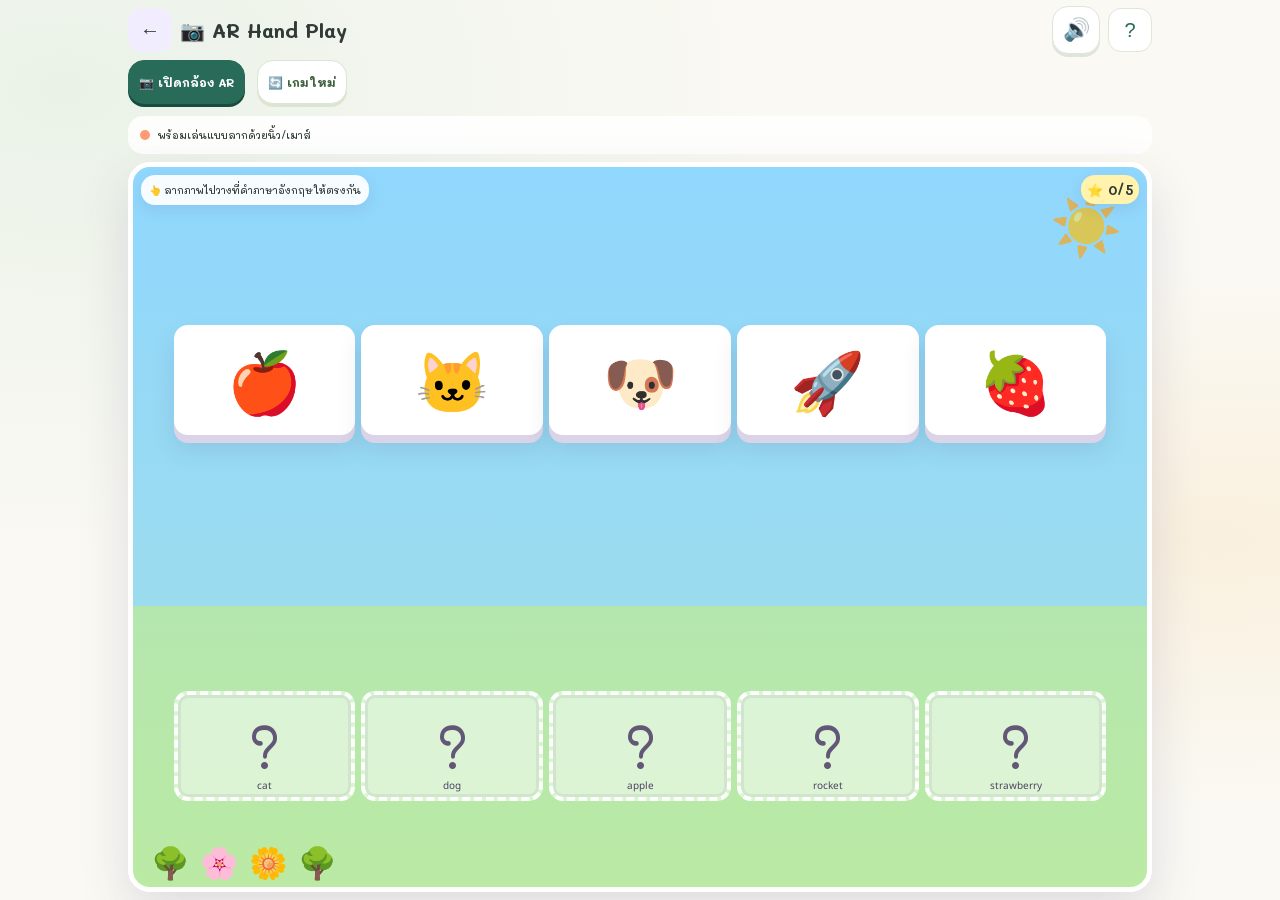
<file: ar-hand.html>
<!doctype html>
<html lang="th">
<head>
<script src="thai-voice.js?v=20261009"></script>
<meta charset="utf-8">
<meta name="viewport" content="width=device-width, initial-scale=1.0, viewport-fit=cover">
<meta name="theme-color" content="#286b59">
<title>AR Hand Play | ปุณณ์ปฤณ เพลินเรียน</title>

<style>
*{box-sizing:border-box;-webkit-tap-highlight-color:transparent}html,body{margin:0;min-height:100%;font-family:Mali,'Noto Sans Thai',sans-serif;color:#342b58}body{background:linear-gradient(180deg,#9edfff,#eef9ff 55%,#dff6da);min-height:100vh}.wrap{max-width:1080px;margin:auto;padding:12px 12px 40px}.top{display:flex;align-items:center;gap:10px;background:#ffffffea;border:3px solid #fff;border-radius:22px;padding:9px 11px;box-shadow:0 10px 26px #43346d20}.top button{border:0;width:44px;height:44px;border-radius:14px;background:#f1edff;font-size:20px;cursor:pointer}.top h1{margin:0;font-size:clamp(19px,4vw,27px)}.top p{margin:2px 0 0;font:12px 'Noto Sans Thai';color:#756d88}.sound{margin-left:auto}.hero{margin:12px 0;padding:16px 19px;border-radius:25px;color:#fff;background:linear-gradient(135deg,#6255d7,#8769ed 52%,#ff70a8);box-shadow:0 15px 35px #4b398a30;display:flex;align-items:center;justify-content:space-between;gap:15px}.hero h2{margin:0 0 4px;font-size:clamp(21px,4.5vw,34px)}.hero p{margin:0;font:13px 'Noto Sans Thai';line-height:1.55;opacity:.92}.heroEmoji{font-size:55px}.controls{display:flex;flex-wrap:wrap;align-items:center;gap:8px;margin-bottom:10px}.btn{border:0;border-radius:16px;padding:11px 15px;font-family:Mali;font-weight:700;cursor:pointer;box-shadow:0 5px 0 #d5cede}.primary{background:linear-gradient(135deg,#ff6da5,#7259df);color:#fff;box-shadow:0 5px 0 #5540a5}.secondary{background:#fff;color:#443866}.btn:disabled{opacity:.55;cursor:wait}.status{margin-left:auto;display:flex;align-items:center;gap:8px;background:#ffffffdf;padding:10px 12px;border-radius:15px;font-size:12px}.dot{width:10px;height:10px;border-radius:50%;background:#ff9a74}.dot.on{background:#44cf9d;box-shadow:0 0 0 5px #44cf9d22}.dot.loading{background:#ffc94a}.notice{display:none;margin:0 0 10px;padding:11px 13px;border-radius:15px;background:#fff4d2;border:2px solid #fff;color:#6f5d32;font:12px 'Noto Sans Thai';line-height:1.5}.notice.on{display:block}.stage{position:relative;overflow:hidden;min-height:610px;border:5px solid #fff;border-radius:30px;background:linear-gradient(180deg,#99daff 0 61%,#bceaa5 61%);box-shadow:0 20px 50px #493a7526;touch-action:none}.stage:before{content:'☀️';position:absolute;right:25px;top:18px;font-size:58px;z-index:1}.stage:after{content:'🌳   🌸   🌼   🌳';position:absolute;left:18px;right:18px;bottom:5px;font-size:31px;display:flex;justify-content:space-between;z-index:1;pointer-events:none}.video{position:absolute;inset:0;width:100%;height:100%;object-fit:cover;transform:scaleX(-1);display:none;opacity:.32}.stage.camera .video{display:block}.shade{position:absolute;inset:0;background:linear-gradient(180deg,#7bd0fa4a,#b8e9a34a);pointer-events:none;z-index:1}.guide,.score{position:absolute;top:13px;z-index:6;padding:9px 12px;border-radius:14px;background:#ffffffea;font-size:12px;box-shadow:0 5px 15px #45336f19}.guide{left:13px;max-width:70%}.score{right:13px;background:#fff3ad;font-weight:700}.items,.targets{position:absolute;left:5%;right:5%;z-index:4;display:grid;grid-template-columns:repeat(5,1fr);gap:11px}.items{top:20%}.targets{bottom:17%}.item,.target{height:112px;border-radius:23px;display:grid;place-items:center;position:relative}.item{font-size:56px;background:#fff;border:4px solid #fff;box-shadow:0 8px 0 #dbd3e7,0 14px 25px #48366720;cursor:grab;user-select:none;touch-action:none}.item.grabbed{z-index:30;transform:scale(1.1);box-shadow:0 15px 32px #33275945}.item.done{visibility:hidden;pointer-events:none}.target{font-size:49px;color:#625777;background:#ffffff82;border:4px dashed #ffffffee;box-shadow:inset 0 0 0 3px #5d4f7d17}.target:after{content:attr(data-label);position:absolute;bottom:5px;font:11px 'Noto Sans Thai';color:#4c4264}.target.hot{background:#fff5a9;border-style:solid;transform:scale(1.04)}.target.done{background:#d7ffe7;border-style:solid}.cursor{position:absolute;z-index:50;width:60px;height:60px;margin:-30px 0 0 -30px;border-radius:50%;display:none;place-items:center;font-size:29px;background:#ffffffdf;border:4px solid #765ce4;box-shadow:0 8px 20px #3a2b6640;pointer-events:none}.stage.camera .cursor{display:grid}.cursor.pinching{width:48px;height:48px;margin:-24px 0 0 -24px;background:#fff0a3;border-color:#ff5f9d}.celebrate{position:absolute;inset:0;z-index:80;display:none;place-items:center;background:#47376d4d;backdrop-filter:blur(5px)}.celebrate.on{display:grid}.win{width:min(420px,88%);text-align:center;padding:25px;border-radius:29px;background:linear-gradient(145deg,#fff7b9,#ffe4ef,#e3f5ff);border:6px solid #fff;box-shadow:0 28px 65px #35265455}.win .emoji{font-size:68px}.win h3{font-size:26px;margin:4px}.win p{font:14px 'Noto Sans Thai';color:#746c87}.privacy{text-align:center;margin-top:10px;font:11px 'Noto Sans Thai';color:#6f687e}.privacy b{color:#51448f}
@media(max-width:700px){.stage{min-height:650px}.items,.targets{grid-template-columns:repeat(3,1fr);left:4%;right:4%;gap:8px}.items{top:17%}.targets{bottom:10%}.item,.target{height:88px;border-radius:18px}.item{font-size:44px}.target{font-size:38px}.items>*:nth-child(n+4),.targets>*:nth-child(n+4){transform:translateX(50%)}.item.grabbed{transform:scale(1.08)!important}.status{margin-left:0}.heroEmoji{font-size:42px}}
</style>
<link rel="stylesheet" href="kids-cute-ui.css?v=20261007">
<link rel="stylesheet" href="activity-viewport.css?v=20261007d">
</head>
<body>
<div class="wrap">
<header class="top"><button onclick="location.href='index.html'">←</button><div><h1>📷 AR Hand Play</h1><p>หยิบ • ลาก • จับคู่ด้วยมือ</p></div><button class="sound" id="soundBtn">🔊</button></header>
<section class="hero"><div><h2>ใช้มือเล่นได้จริง 👋</h2><p>กางนิ้วเพื่อเลื่อน • จีบนิ้วโป้งกับนิ้วชี้เพื่อหยิบ • ปล่อยเพื่อวาง<br>หรือเล่นด้วยการลากบนจอได้ทันที</p></div><div class="heroEmoji">🦊👌</div></section>
<div class="controls"><button class="btn primary" id="cameraBtn">📷 เปิดกล้อง AR</button><button class="btn secondary" id="newBtn">🔄 เกมใหม่</button><div class="status"><i class="dot" id="dot"></i><span id="status">พร้อมเล่นแบบลากด้วยนิ้ว/เมาส์</span></div></div>
<div class="notice" id="notice"></div>
<main class="stage" id="stage"><video class="video" id="video" autoplay playsinline muted></video><div class="shade"></div><div class="guide" id="guide">👆 ลากภาพไปวางที่คำภาษาอังกฤษให้ตรงกัน</div><div class="score">⭐ <span id="score">0</span>/5</div><div class="items" id="items"></div><div class="targets" id="targets"></div><div class="cursor" id="cursor">✋</div><div class="celebrate" id="celebrate"><div class="win"><div class="emoji">🏆</div><h3>เก่งมาก!</h3><p>จับคู่ครบทุกข้อแล้ว รับดาวเพิ่ม ⭐</p><button class="btn primary" id="againBtn">เล่นอีกครั้ง</button></div></div></main>
<div class="privacy">🔒 <b>ความเป็นส่วนตัว:</b> กล้องใช้ตรวจจับมือภายในเบราว์เซอร์ หน้านี้ไม่บันทึกหรืออัปโหลดวิดีโอ</div>
</div>
<script>
(()=>{
const $=id=>document.getElementById(id);const stage=$('stage'),video=$('video'),cursor=$('cursor'),items=$('items'),targets=$('targets'),cameraBtn=$('cameraBtn'),newBtn=$('newBtn'),againBtn=$('againBtn'),statusEl=$('status'),dot=$('dot'),guide=$('guide'),scoreEl=$('score'),celebrate=$('celebrate'),notice=$('notice'),soundBtn=$('soundBtn');
let detector=null,stream=null,raf=0,lastVideoTime=-1,held=null,score=0,soundOn=true,pinchState=false,lastX=.5,lastY=.5;
const DATA=[['🍎','apple'],['🐱','cat'],['⭐','star'],['🚗','car'],['🐟','fish'],['🌈','rainbow'],['🍌','banana'],['🐶','dog'],['⚽','ball'],['🌸','flower'],['🦋','butterfly'],['🍓','strawberry'],['🐰','rabbit'],['☀️','sun'],['🚀','rocket']];
const shuffle=a=>[...a].sort(()=>Math.random()-.5);
function tone(f=660,d=.08){if(!soundOn)return;try{const A=window.AudioContext||window.webkitAudioContext,a=new A(),o=a.createOscillator(),g=a.createGain();o.frequency.value=f;g.gain.setValueAtTime(.045,a.currentTime);g.gain.exponentialRampToValueAtTime(.001,a.currentTime+d);o.connect(g);g.connect(a.destination);o.start();o.stop(a.currentTime+d)}catch(e){}}
soundBtn.onclick=()=>{soundOn=!soundOn;soundBtn.textContent=soundOn?'🔊':'🔇'};
function showNotice(msg){notice.textContent=msg;notice.classList.add('on')}function clearNotice(){notice.classList.remove('on')}
function build(){score=0;scoreEl.textContent='0';celebrate.classList.remove('on');held=null;const chosen=shuffle(DATA).slice(0,5);items.innerHTML='';targets.innerHTML='';shuffle(chosen).forEach(([emoji,key])=>{const d=document.createElement('div');d.className='item';d.textContent=emoji;d.dataset.key=key;enablePointer(d);items.appendChild(d)});shuffle(chosen).forEach(([emoji,key])=>{const d=document.createElement('div');d.className='target';d.textContent='?';d.dataset.key=key;d.dataset.label=key;targets.appendChild(d)})}
function inside(x,y,r){return x>=r.left&&x<=r.right&&y>=r.top&&y<=r.bottom}function hot(x,y){targets.querySelectorAll('.target').forEach(t=>{const r=t.getBoundingClientRect();t.classList.toggle('hot',inside(x,y,r)&&!t.classList.contains('done'))})}
function finishDrop(el,x,y){let hit=null;targets.querySelectorAll('.target').forEach(t=>{if(inside(x,y,t.getBoundingClientRect()))hit=t});targets.querySelectorAll('.hot').forEach(t=>t.classList.remove('hot'));if(hit&&hit.dataset.key===el.dataset.key&&!hit.classList.contains('done')){window.PunPinFeedback?.correct({title:'จับคู่ถูกแล้ว!',text:'หนูวางภาพตรงช่องแล้ว'});hit.classList.add('done');hit.textContent=el.textContent;el.classList.add('done');score++;scoreEl.textContent=score;tone(880,.12);if(score===5){celebrate.classList.add('on');tone(1040,.2);try{const p=JSON.parse(localStorage.getItem('punpin_progress_v1')||'{}');p.stars=(p.stars||0)+5;p.plays=(p.plays||0)+1;localStorage.setItem('punpin_progress_v1',JSON.stringify(p))}catch(e){}}}else{tone(240,.12);window.PunPinFeedback?.wrong({text:'ลองวางภาพให้ตรงช่องอีกครั้งนะ'})}}
function resetStyle(el){el.classList.remove('grabbed');el.style.position='';el.style.left='';el.style.top='';el.style.width='';el.style.height=''}
function enablePointer(el){let drag=false,ox=0,oy=0;el.addEventListener('pointerdown',e=>{if(el.classList.contains('done'))return;drag=true;el.setPointerCapture(e.pointerId);const r=el.getBoundingClientRect();ox=e.clientX-r.left;oy=e.clientY-r.top;el.classList.add('grabbed');el.style.position='fixed';el.style.width=r.width+'px';el.style.height=r.height+'px';el.style.left=e.clientX-ox+'px';el.style.top=e.clientY-oy+'px';tone(520,.05)});el.addEventListener('pointermove',e=>{if(!drag)return;el.style.left=e.clientX-ox+'px';el.style.top=e.clientY-oy+'px';hot(e.clientX,e.clientY)});el.addEventListener('pointerup',e=>{if(!drag)return;drag=false;finishDrop(el,e.clientX,e.clientY);resetStyle(el)})}
function itemAt(x,y){let found=null;items.querySelectorAll('.item:not(.done)').forEach(el=>{if(inside(x,y,el.getBoundingClientRect()))found=el});return found}
function moveHeld(x,y){if(!held)return;const r=stage.getBoundingClientRect(),w=held.offsetWidth,h=held.offsetHeight;held.style.position='fixed';held.style.left=(x-w/2)+'px';held.style.top=(y-h/2)+'px';held.style.width=w+'px';held.style.height=h+'px';held.classList.add('grabbed');hot(x,y)}
function grabAt(x,y){if(held)return;const el=itemAt(x,y);if(el){held=el;const r=el.getBoundingClientRect();el.style.width=r.width+'px';el.style.height=r.height+'px';moveHeld(x,y);tone(520,.05)}}function releaseAt(x,y){if(!held)return;const el=held;held=null;finishDrop(el,x,y);resetStyle(el)}
async function loadVision(){statusEl.textContent='กำลังโหลดระบบตรวจจับมือ…';dot.className='dot loading';let mod;const urls=['https://cdn.jsdelivr.net/npm/@mediapipe/tasks-vision@0.10.22/vision_bundle.mjs','https://cdn.jsdelivr.net/npm/@mediapipe/tasks-vision@0.10.22/+esm'];let err;for(const u of urls){try{mod=await import(u);break}catch(e){err=e}}if(!mod)throw new Error('โหลด MediaPipe ไม่สำเร็จ: '+(err?.message||''));const {HandLandmarker,FilesetResolver}=mod;const vision=await FilesetResolver.forVisionTasks('https://cdn.jsdelivr.net/npm/@mediapipe/tasks-vision@0.10.22/wasm');const opts={baseOptions:{modelAssetPath:'https://storage.googleapis.com/mediapipe-models/hand_landmarker/hand_landmarker/float16/1/hand_landmarker.task'},runningMode:'VIDEO',numHands:1,minHandDetectionConfidence:.45,minHandPresenceConfidence:.45,minTrackingConfidence:.45};try{return await HandLandmarker.createFromOptions(vision,{...opts,baseOptions:{...opts.baseOptions,delegate:'GPU'}})}catch(e){return await HandLandmarker.createFromOptions(vision,opts)}}
async function startCamera(){clearNotice();if(stream){stopCamera();return}if(!window.isSecureContext){showNotice('กล้องต้องเปิดจากเว็บไซต์ HTTPS เท่านั้น');return}if(!navigator.mediaDevices?.getUserMedia){showNotice('เบราว์เซอร์นี้ไม่รองรับการเปิดกล้อง กรุณาใช้ Chrome, Edge หรือ Safari รุ่นปัจจุบัน');return}cameraBtn.disabled=true;try{if(!detector)detector=await loadVision();statusEl.textContent='กำลังขออนุญาตกล้อง…';stream=await navigator.mediaDevices.getUserMedia({video:{facingMode:'user',width:{ideal:960},height:{ideal:720}},audio:false});video.srcObject=stream;await video.play();stage.classList.add('camera');dot.className='dot on';cameraBtn.textContent='⏹ ปิดกล้อง AR';statusEl.textContent='AR พร้อมแล้ว — ยกมือให้เห็นเต็มฝ่ามือ';guide.textContent='✋ เลื่อนมือ • 👌 จีบนิ้วเพื่อหยิบ • ปล่อยเพื่อวาง';lastVideoTime=-1;loop()}catch(e){console.error(e);dot.className='dot';statusEl.textContent='เปิด AR ไม่สำเร็จ — ยังลากด้วยนิ้วได้';let msg='ไม่สามารถเปิด AR ได้';if(e.name==='NotAllowedError')msg='กรุณาอนุญาตการใช้กล้องในเบราว์เซอร์ แล้วกดเปิดกล้อง AR อีกครั้ง';else if(e.name==='NotFoundError')msg='ไม่พบกล้องบนอุปกรณ์นี้';else if(e.name==='NotReadableError')msg='กล้องอาจกำลังถูกแอปอื่นใช้งานอยู่';else if(String(e.message).includes('MediaPipe'))msg='โหลดระบบตรวจจับมือไม่สำเร็จ ตรวจสอบอินเทอร์เน็ตแล้วลองใหม่';showNotice(msg)}finally{cameraBtn.disabled=false}}
function stopCamera(){cancelAnimationFrame(raf);raf=0;if(stream){stream.getTracks().forEach(t=>t.stop());stream=null}video.srcObject=null;stage.classList.remove('camera');cursor.classList.remove('pinching');dot.className='dot';cameraBtn.textContent='📷 เปิดกล้อง AR';statusEl.textContent='พร้อมเล่นแบบลากด้วยนิ้ว/เมาส์';guide.textContent='👆 ลากภาพไปวางที่คำภาษาอังกฤษให้ตรงกัน';if(held){resetStyle(held);held=null}}
function loop(){if(!stream)return;try{if(video.readyState>=2&&video.currentTime!==lastVideoTime){lastVideoTime=video.currentTime;const res=detector.detectForVideo(video,performance.now());const lm=res.landmarks?.[0];if(lm){const tip=lm[8],thumb=lm[4],wrist=lm[0],mid=lm[9];const handScale=Math.max(.08,Math.hypot(mid.x-wrist.x,mid.y-wrist.y));const pinchDist=Math.hypot(tip.x-thumb.x,tip.y-thumb.y)/handScale;const rawX=1-tip.x,rawY=tip.y;lastX=lastX*.55+rawX*.45;lastY=lastY*.55+rawY*.45;const sr=stage.getBoundingClientRect();const x=sr.left+lastX*sr.width,y=sr.top+lastY*sr.height;cursor.style.left=(lastX*sr.width)+'px';cursor.style.top=(lastY*sr.height)+'px';const pinching=pinchState?pinchDist<.72:pinchDist<.52;if(pinching&&!pinchState)grabAt(x,y);if(pinching)moveHeld(x,y);if(!pinching&&pinchState)releaseAt(x,y);pinchState=pinching;cursor.classList.toggle('pinching',pinching);cursor.textContent=pinching?'👌':'✋';statusEl.textContent=pinching?'กำลังหยิบ — ลากไปยังคำตอบ':'พบมือแล้ว — จีบนิ้วเพื่อหยิบ'}else{statusEl.textContent='ยังไม่เห็นมือ — ยกมือเข้ากลางภาพ'}}}catch(e){console.error(e);statusEl.textContent='ระบบตรวจจับสะดุด กำลังลองต่อ…'}raf=requestAnimationFrame(loop)}
cameraBtn.onclick=startCamera;newBtn.onclick=build;againBtn.onclick=build;window.addEventListener('pagehide',stopCamera);build();
})();
</script>
<script src="kids-sfx.js?v=20261017brand"></script>
<script src="playground-ui.js?v=20261017brand"></script><script src="activity-viewport.js?v=20261009cardsall"></script><script src="all-category-cards.js?v=20261009all"></script>
</body>
</html>
</file>
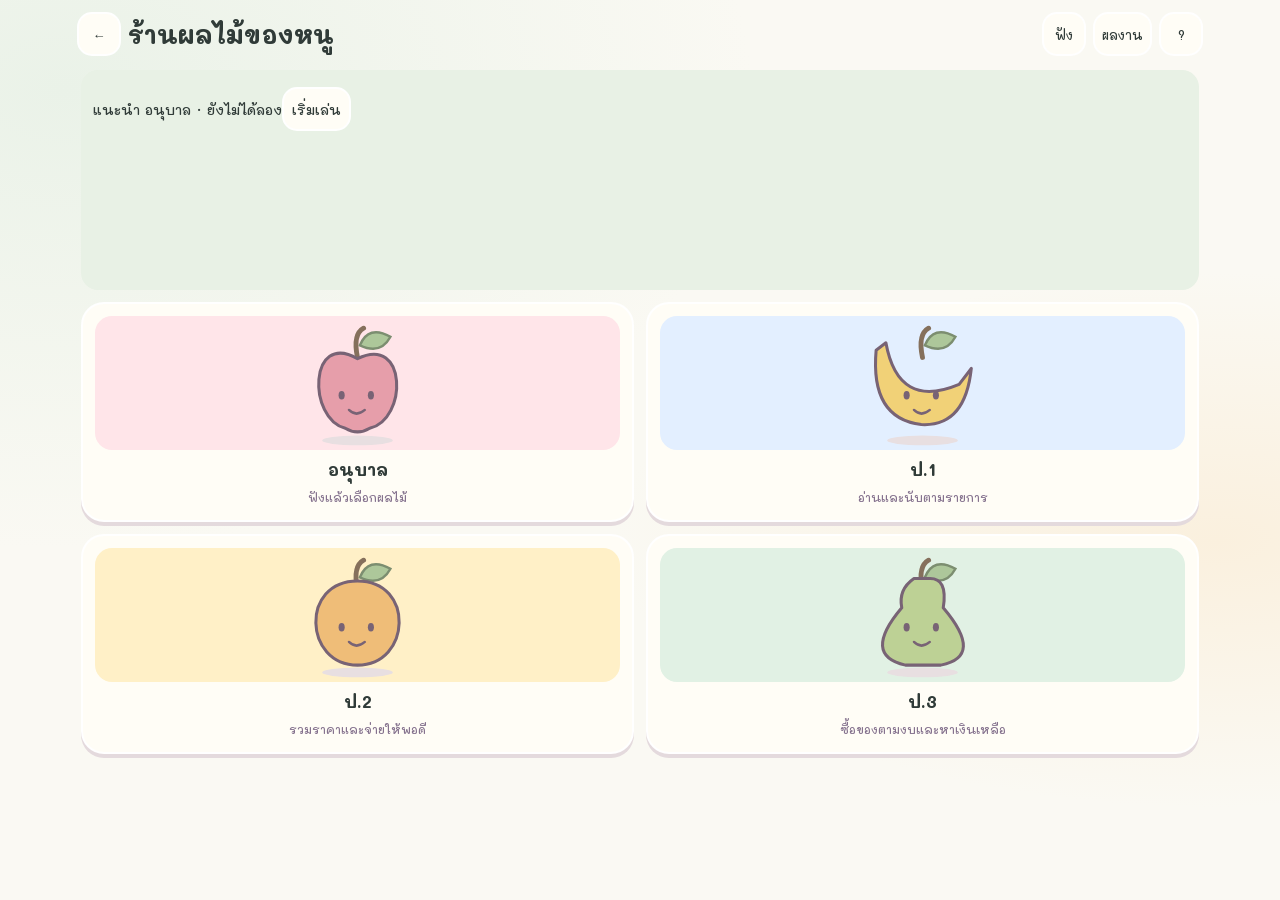
<file: fruit-market.html>
<!doctype html><html lang="th"><head><meta charset="utf-8"><meta name="viewport" content="width=device-width,initial-scale=1,viewport-fit=cover"><title>ร้านผลไม้ของหนู | ปุณณ์ปฤณ เพลินเรียน</title><link rel="stylesheet" href="kids-cute-ui.css"><link rel="stylesheet" href="fruit-market.css?v=20261009listen"><script src="thai-voice.js?v=20261009"></script></head><body><main class="fmWrap"><header><button id="back" aria-label="กลับ">←</button><h1>ร้านผลไม้ของหนู</h1><button id="voice" aria-label="ฟังคำสั่ง">ฟัง</button><button id="progressBtn" aria-label="ดูความก้าวหน้า">ผลงาน</button><button id="help" aria-label="ดูวิธีเล่น">?</button></header><section id="levels" class="fmLevels"></section><section id="game" hidden><div id="mission" class="fmMission"></div><div class="fmLayout"><div id="shelf" class="fmShelf"></div><section class="fmBasket"><h2 id="basketTitle">ตะกร้าของหนู</h2><div id="basketItems"></div><div id="receipt"></div><div id="status" role="status" aria-live="polite"></div><div id="actions"></div></section></div></section><section id="progress" hidden></section></main><dialog id="tutorial"><h2>ลองซื้อผลไม้กัน</h2><div class="fmDemo"></div><p id="tutorialText">แตะผลไม้หรือลากลงตะกร้า แตะของในตะกร้าเพื่อเอาออก</p><button id="closeTutorial">เริ่มเล่น</button></dialog><script src="kids-sfx.js?v=20261017brand"></script><script src="skill-progress.js?v=20261009reading"></script><script src="fruit-market.js?v=20261016unified"></script></body></html>
</file>
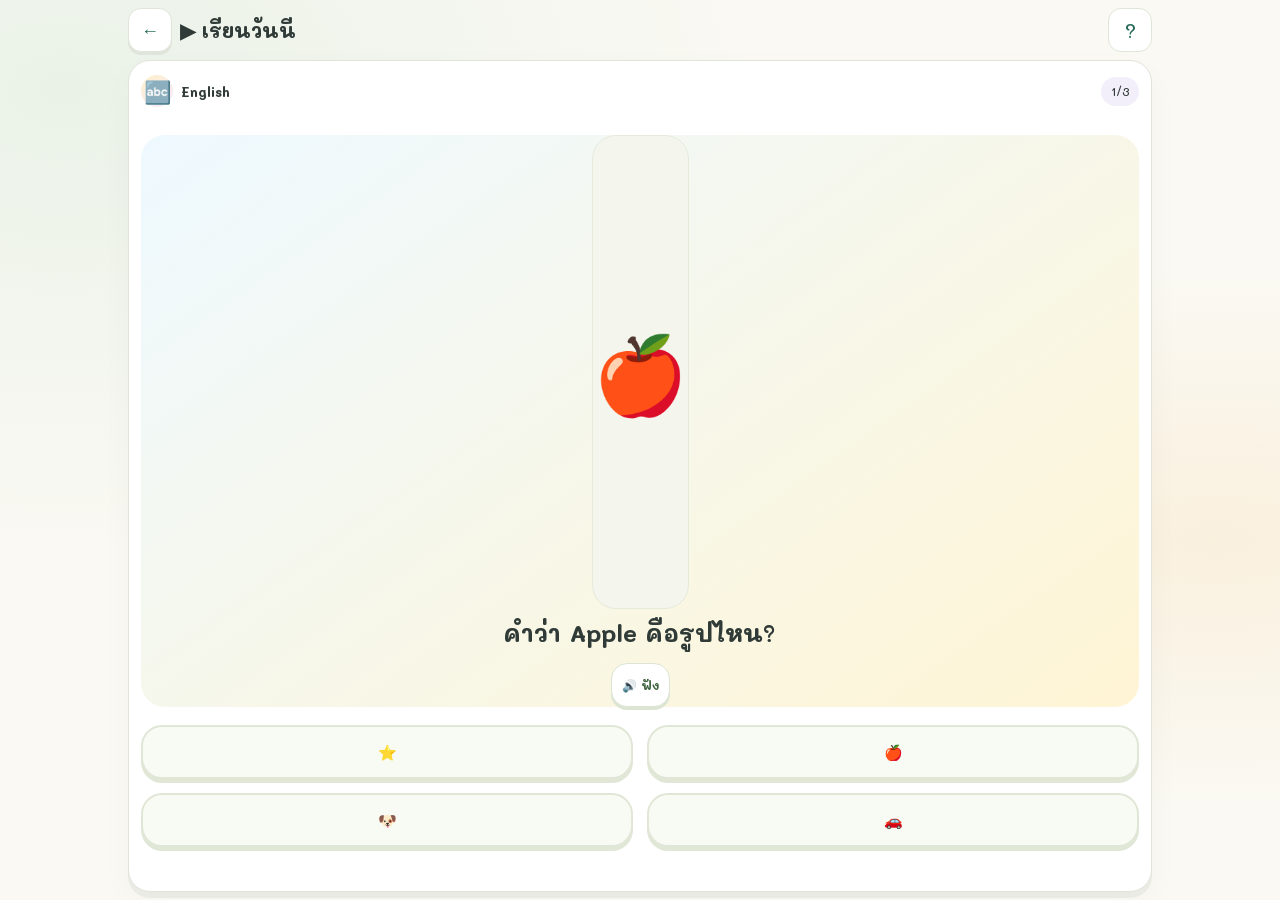
<file: learning-today.html>
<!doctype html><html lang="th"><head>
<script src="thai-voice.js?v=20261009"></script><meta charset="utf-8"><meta name="viewport" content="width=device-width, initial-scale=1.0, viewport-fit=cover"><meta name="theme-color" content="#286b59"><title>เรียนวันนี้ | ปุณณ์ปฤณ เพลินเรียน</title><style>*{box-sizing:border-box;-webkit-tap-highlight-color:transparent}body{margin:0;min-height:100vh;font-family:Mali,'Noto Sans Thai',sans-serif;color:#3f365f;background:radial-gradient(circle at 10% 0,#fff1bd 0 7%,transparent 24%),radial-gradient(circle at 100% 10%,#ffdbea 0 8%,transparent 25%),linear-gradient(180deg,#dff4ff,#f8f4ff 55%,#edfff4)}button{font:inherit}.wrap{max-width:900px;margin:auto;padding:14px 14px 46px}.top{display:flex;align-items:center;gap:10px;padding:10px 12px;border:3px solid #fff;border-radius:22px;background:#ffffffdf;box-shadow:0 8px 0 #ded8eb,0 18px 35px #493b711c}.back{width:44px;height:44px;border:0;border-radius:14px;background:#f1edff;font-size:20px;cursor:pointer}.top h1{margin:0;font-size:clamp(1.1rem,4vw,1.55rem)}.top p{margin:2px 0 0;font:12px 'Noto Sans Thai';color:#7f7790}.grade{margin-left:auto;padding:8px 11px;border-radius:999px;background:#fff0b8;color:#705a2d;font-size:.72rem;font-weight:700}.hero{margin:14px 0;padding:18px;border:4px solid #fff;border-radius:27px;color:#fff;background:linear-gradient(135deg,#4bbcef,#7863e9 55%,#ff79ac);box-shadow:0 9px 0 #d6d0e9,0 20px 36px #4a387424}.heroTop{display:flex;align-items:center;justify-content:space-between;gap:10px}.hero h2{margin:0;font-size:clamp(1.45rem,5vw,2.2rem)}.hero p{margin:5px 0 0;font:13px 'Noto Sans Thai';opacity:.92}.mascot{font-size:52px}.track{display:grid;grid-template-columns:repeat(5,1fr);gap:6px;margin-top:15px}.stepDot{min-width:0;padding:7px 4px;border-radius:13px;background:#ffffff25;text-align:center;font-size:10px}.stepDot b{display:block;font-size:20px}.stepDot.on{background:#fff;color:#654ec8;box-shadow:0 4px 0 #d6cdec}.stepDot.done{background:#d8ffe8;color:#297150}.card{margin-top:15px;padding:18px;border:4px solid #fff;border-radius:28px;background:#fff;box-shadow:0 9px 0 #e2dcec,0 18px 34px #49376f18}.subjectHead{display:flex;align-items:center;gap:12px}.subjectIcon{width:62px;height:62px;display:grid;place-items:center;border-radius:20px;background:linear-gradient(145deg,#fff0ca,#f4eaff);font-size:35px}.subjectHead h3{margin:0;font-size:1.3rem}.subjectHead p{margin:3px 0 0;font:12px 'Noto Sans Thai';color:#81798e}.qcount{margin-left:auto;padding:7px 10px;border-radius:999px;background:#f3effa;font-size:.72rem}.prompt{margin:18px 0 10px;padding:18px 14px;border-radius:24px;background:linear-gradient(145deg,#eef9ff,#fff5d5);text-align:center}.visual{font-size:clamp(2rem,10vw,4.4rem);min-height:70px;display:grid;place-items:center}.prompt h4{margin:7px 0 4px;font-size:clamp(1.2rem,4.5vw,1.65rem)}.prompt p{margin:0;font:13px 'Noto Sans Thai';color:#766f84;line-height:1.55}.speak{margin-top:10px;border:0;border-radius:999px;padding:9px 13px;background:#fff;color:#5d4ca1;font-weight:700;box-shadow:0 4px 0 #ded5ef;cursor:pointer}.answers{display:grid;grid-template-columns:repeat(2,1fr);gap:10px}.ans{min-height:72px;border:3px solid #fff;border-radius:20px;padding:11px;background:#f6f2fb;color:#443b61;font-weight:700;cursor:pointer;box-shadow:0 6px 0 #ddd6e8;transition:.15s}.ans:hover{transform:translateY(-2px)}.ans.good{background:#d8ffe8;color:#24684c;box-shadow:0 6px 0 #a7d8bd}.ans.bad{background:#ffe0ea;color:#aa3c62}.feedback{min-height:30px;margin:12px 0 0;text-align:center;font-size:.88rem;font-weight:700}.next{display:none;width:100%;margin-top:10px;border:0;border-radius:19px;padding:13px;color:#fff;background:linear-gradient(135deg,#ff75a8,#765de4);font-weight:700;box-shadow:0 6px 0 #5b43af;cursor:pointer}.next.show{display:block}.finish{display:none;text-align:center;padding:26px 18px}.finish.on{display:block}.finish .emoji{font-size:75px}.finish h2{margin:4px 0}.finish p{font:14px 'Noto Sans Thai';color:#777083}.finishStats{display:grid;grid-template-columns:repeat(3,1fr);gap:8px;margin:16px 0}.finishStats div{padding:12px;border-radius:18px;background:#f5f1fb}.finishStats b{display:block;font-size:1.35rem}.finishStats small{font-size:.68rem}.finish button{border:0;border-radius:18px;padding:12px 17px;margin:5px;background:#765de4;color:#fff;font-weight:700;cursor:pointer}.parentNote{margin-top:15px;padding:12px 14px;border-radius:18px;background:#fff9d8;font:12px 'Noto Sans Thai';line-height:1.55;color:#70684f}@media(max-width:600px){.mascot{font-size:40px}.track{gap:4px}.stepDot span{display:none}.card{padding:14px}.answers{grid-template-columns:1fr 1fr}.ans{min-height:66px;padding:9px}.subjectIcon{width:54px;height:54px}.finishStats{grid-template-columns:1fr 1fr}.finishStats div:last-child{grid-column:1/-1}}</style><link rel="stylesheet" href="kids-cute-ui.css?v=20261007">
<link rel="stylesheet" href="activity-viewport.css?v=20261007d">
</head><body><div class="wrap"><header class="top"><button class="back" onclick="location.href='index.html'">←</button><div><h1>▶ เรียนวันนี้</h1><p>บทเรียนสั้น ๆ ตามระดับของหนู</p></div><span class="grade" id="gradeLabel">อนุบาล</span></header><section class="hero"><div class="heroTop"><div><h2>เรียนทีละนิด เก่งขึ้นทุกวัน ✨</h2><p>ภาษาอังกฤษ → ภาษาไทย → คณิตศาสตร์ → เกมสมอง → นิทาน</p></div><div class="mascot">🦊🐻</div></div><div class="track" id="track"></div></section><main class="card" id="lesson"><div class="subjectHead"><div class="subjectIcon" id="subjectIcon">🔤</div><div><h3 id="subjectTitle">English</h3><p id="subjectDesc">ฟังและเลือกคำตอบ</p></div><span class="qcount" id="qcount">1/3</span></div><div class="prompt"><div class="visual" id="visual"></div><h4 id="question"></h4><p id="hint"></p><button class="speak" id="speakBtn">🔊 ฟัง</button></div><div class="answers" id="answers"></div><div class="feedback" id="feedback"></div><button class="next" id="nextBtn">ข้อต่อไป ›</button></main><section class="card finish" id="finish"><div class="emoji">🏆</div><h2>วันนี้เรียนครบแล้ว!</h2><p>เก่งมาก หนูทำครบทั้ง 5 กิจกรรมแล้ว</p><div class="finishStats"><div><b>⭐ +15</b><small>ดาววันนี้</small></div><div><b>5</b><small>กิจกรรม</small></div><div><b id="finishGrade">อนุบาล</b><small>ระดับของหนู</small></div></div><button onclick="location.href='index.html'">🏠 กลับหน้าแรก</button><button onclick="restart()">🔄 เล่นอีกชุด</button><div class="parentNote">👨‍👩‍👧 สำหรับผู้ปกครอง: แนะนำให้เด็กเรียนวันละประมาณ 15–20 นาที และหยุดพักเมื่อเริ่มล้า เน้นให้เด็กตอบด้วยตนเองก่อนช่วยใบ้</div></section></div><script>const GKEY='punpin_grade_v1',PKEY='punpin_progress_v1',DKEY='punpin_daily_learning_v1';const grade=localStorage.getItem(GKEY)||'k';const gradeNames={k:'อนุบาล',p1:'ป.1',p2:'ป.2',p3:'ป.3'};const subjects=[['🔤','English','ฟัง · อ่าน · คำศัพท์'],['ก','ภาษาไทย','เสียง · ผสมคำ · อ่าน'],['🔢','คณิตศาสตร์','จำนวน · คำนวณ · โจทย์'],['🧠','เกมสมอง','ความจำ · แบบรูป · เหตุผล'],['📚','นิทาน','อ่าน · ฟัง · เข้าใจเรื่อง']];const Q={k:[[{v:'🍎',q:'คำว่า Apple คือรูปไหน?',s:'Apple',a:'🍎',c:['🍎','🐶','🚗','⭐']},{v:'🐱',q:'คำว่า Cat คือรูปไหน?',s:'Cat',a:'🐱',c:['🐟','🐱','🌸','⚽']},{v:'🔴',q:'คำว่า Red หมายถึงสีอะไร?',s:'Red',a:'🔴',c:['🔵','🟢','🔴','🟡']}],[{v:'ก',q:'คำไหนขึ้นต้นด้วย ก ?',a:'ไก่',c:['ไก่','ปลา','ม้า','เรือ']},{v:'ม',q:'คำไหนขึ้นต้นด้วย ม ?',a:'ม้า',c:['ช้าง','ม้า','ไก่','ปลา']},{v:'า',q:'ก + า อ่านว่าอะไร?',a:'กา',c:['กา','กิ','กุ','เก']}],[{v:'🍎🍎🍎',q:'มีแอปเปิลกี่ลูก?',a:'3',c:['2','3','4','5']},{v:'🐟🐟  🐟',q:'2 + 1 เท่ากับเท่าไร?',a:'3',c:['1','2','3','4']},{v:'⭐⭐⭐⭐',q:'ข้อไหนมีจำนวนน้อยกว่า 4?',a:'3',c:['5','4','3','6']}],[{v:'🔴 🔵 🔴 🔵 ?',q:'ตัวต่อไปควรเป็นอะไร?',a:'🔴',c:['🔴','🔵','🟢','⭐']},{v:'🐶 🐶 🐱 🐶',q:'ตัวไหนไม่เข้าพวก?',a:'🐱',c:['🐶','🐱','เหมือนกันหมด','ไม่มีคำตอบ']},{v:'1 2 3 ?',q:'เลขต่อไปคืออะไร?',a:'4',c:['2','3','4','5']}],[{v:'🐰🌧️🏠',q:'ฝนตก กระต่ายวิ่งเข้าบ้าน เพราะอะไร?',h:'กระต่ายไม่อยากเปียกฝน',a:'หลบฝน',c:['หลบฝน','ไปนอน','หาอาหาร','เล่นน้ำ']},{v:'🐻🍯',q:'หมีเจอน้ำผึ้ง หมีน่าจะรู้สึกอย่างไร?',a:'ดีใจ',c:['ดีใจ','โกรธ','กลัว','ง่วง']},{v:'🌞🌱💧',q:'ต้นไม้ต้องการอะไรเพื่อเติบโต?',a:'น้ำและแสง',c:['น้ำและแสง','ของเล่น','ขนม','รองเท้า']}]],p1:[[{v:'🐱',q:'คำไหนตรงกับรูป?',s:'cat',a:'cat',c:['cat','cap','car','cup']},{v:'🐶',q:'เลือกคำว่า dog',s:'dog',a:'dog',c:['dig','dog','dot','dad']},{v:'☀️',q:'The sun is ...',s:'The sun is hot',a:'hot',c:['hot','sad','wet','big']}],[{v:'ก + า',q:'ผสมคำแล้วอ่านว่าอะไร?',a:'กา',c:['กา','กิ','กู','เก']},{v:'ม + า',q:'ผสมคำแล้วอ่านว่าอะไร?',a:'มา',c:['มี','มา','มู','เม']},{v:'ปลา',q:'คำว่า “ปลา” มีกี่พยางค์?',a:'1',c:['1','2','3','4']}],[{v:'24 + 5',q:'ได้เท่าไร?',a:'29',c:['27','28','29','30']},{v:'40 - 7',q:'ได้เท่าไร?',a:'33',c:['32','33','34','35']},{v:'58',q:'เลข 5 อยู่หลักอะไร?',a:'หลักสิบ',c:['หลักหน่วย','หลักสิบ','หลักร้อย','หลักพัน']}],[{v:'2 4 6 ?',q:'เลขต่อไปคืออะไร?',a:'8',c:['7','8','9','10']},{v:'▲ ● ▲ ● ?',q:'รูปต่อไปคืออะไร?',a:'▲',c:['▲','●','■','★']},{v:'เช้า → เที่ยง → ?',q:'ช่วงเวลาต่อไปคืออะไร?',a:'เย็น',c:['เช้า','เที่ยง','เย็น','เมื่อคืน']}],[{v:'🐶⚽',q:'น้องหมาเห็นลูกบอลแล้ววิ่งไปคาบ แสดงว่าน้องหมาอยากทำอะไร?',a:'เล่นบอล',c:['เล่นบอล','กินข้าว','นอน','อาบน้ำ']},{v:'👧📚',q:'เด็กหญิงเปิดหนังสือและนั่งอ่าน เธอกำลังทำอะไร?',a:'อ่านหนังสือ',c:['อ่านหนังสือ','วิ่ง','ทำอาหาร','ว่ายน้ำ']},{v:'🌧️☂️',q:'ฝนตก เราควรหยิบอะไร?',a:'ร่ม',c:['ร่ม','หมอน','ช้อน','ลูกบอล']}]],p2:[[{v:'🚌',q:'Which word means รถบัส?',s:'bus',a:'bus',c:['bus','box','bed','bag']},{v:'😊',q:'I am ...',s:'I am happy',a:'happy',c:['happy','hungry','blue','run']},{v:'🍎🍌',q:'Which group is fruit?',s:'fruit',a:'apple and banana',c:['apple and banana','cat and dog','car and bus','book and pen']}],[{v:'เด็กดีช่วยแม่',q:'ประโยคนี้กล่าวถึงใคร?',a:'เด็กดี',c:['เด็กดี','แม่','คุณครู','เพื่อน']},{v:'ดอกไม้สีแดง',q:'คำใดบอกลักษณะของดอกไม้?',a:'สีแดง',c:['ดอกไม้','สีแดง','ของ','และ']},{v:'แมววิ่งเร็ว',q:'คำกริยาในประโยคคือคำใด?',a:'วิ่ง',c:['แมว','วิ่ง','เร็ว','คำ']}],[{v:'356 + 42',q:'ได้เท่าไร?',a:'398',c:['388','398','408','418']},{v:'500 - 125',q:'ได้เท่าไร?',a:'375',c:['365','375','385','395']},{v:'3 × 4',q:'เท่ากับเท่าไร?',a:'12',c:['7','10','12','14']}],[{v:'3 6 9 ?',q:'เลขต่อไปคืออะไร?',a:'12',c:['10','11','12','13']},{v:'🍎🍌🍎🍌?',q:'แบบรูปถัดไปคืออะไร?',a:'🍎',c:['🍎','🍌','🍇','🥕']},{v:'นก ปลา แมว รถ',q:'อะไรไม่เข้าพวก?',a:'รถ',c:['นก','ปลา','แมว','รถ']}],[{v:'🌱💧☀️',q:'ต้นถั่วได้รับน้ำและแสงแดดทุกวัน ผ่านไปหลายวันจะเกิดอะไรขึ้น?',a:'เติบโต',c:['เติบโต','หายไป','กลายเป็นหิน','หยุดทุกอย่าง']},{v:'👦💰🍞',q:'เด็กชายมีเงินและซื้อขนมปัง สิ่งใดลดลง?',a:'เงิน',c:['เงิน','เวลา','อายุ','ความสูง']},{v:'🕗🎒🏫',q:'ตอนเช้าเด็กเตรียมกระเป๋าแล้วออกจากบ้าน เขาน่าจะไปไหน?',a:'โรงเรียน',c:['โรงเรียน','ทะเล','สวนสัตว์','สนามบิน']}]],p3:[[{v:'📖',q:'Choose the best sentence.',s:'I read a book every day',a:'I read a book every day.',c:['I read a book every day.','I book a read day.','Read I every book.','Book day I read.']},{v:'🌧️',q:'It is raining. What should you take?',s:'Take an umbrella',a:'an umbrella',c:['an umbrella','a spoon','a pillow','a ball']},{v:'🐶🏃',q:'The dog runs fast. Which word is the verb?',s:'runs',a:'runs',c:['dog','runs','fast','the']}],[{v:'พ่อปลูกต้นไม้หลังบ้าน',q:'ใครเป็นผู้กระทำในประโยค?',a:'พ่อ',c:['พ่อ','ต้นไม้','หลังบ้าน','ปลูก']},{v:'น้องอ่านหนังสืออย่างตั้งใจ',q:'น้องทำอะไร?',a:'อ่านหนังสือ',c:['อ่านหนังสือ','วิ่งเล่น','ปลูกต้นไม้','ทำอาหาร']},{v:'ฉันชอบกินมะม่วงเพราะมีรสหวาน',q:'เหตุผลที่ชอบมะม่วงคืออะไร?',a:'มีรสหวาน',c:['มีรสหวาน','มีสีเขียว','ลูกใหญ่','ปลูกยาก']}],[{v:'8 × 7',q:'เท่ากับเท่าไร?',a:'56',c:['48','54','56','64']},{v:'72 ÷ 8',q:'เท่ากับเท่าไร?',a:'9',c:['7','8','9','10']},{v:'½',q:'เศษส่วนนี้หมายถึงอะไร?',a:'หนึ่งส่วนจากสองส่วนเท่า ๆ กัน',c:['หนึ่งส่วนจากสองส่วนเท่า ๆ กัน','สองส่วนจากหนึ่ง','สามส่วนเท่ากัน','จำนวนเต็มสอง']}],[{v:'2 5 8 11 ?',q:'เลขต่อไปคืออะไร?',a:'14',c:['12','13','14','15']},{v:'A C E ?',q:'ตัวอักษรถัดไปคืออะไร?',a:'G',c:['F','G','H','I']},{v:'แดง น้ำเงิน เหลือง = สี / แมว สุนัข ปลา = ?',q:'ควรจัดอยู่ในหมวดใด?',a:'สัตว์',c:['สัตว์','ผลไม้','สี','ยานพาหนะ']}],[{v:'🌳🐦',q:'นกสร้างรังบนต้นไม้เพื่อวางไข่ ข้อใดสรุปได้เหมาะที่สุด?',a:'ต้นไม้เป็นที่อยู่อาศัยของนก',c:['ต้นไม้เป็นที่อยู่อาศัยของนก','นกกินต้นไม้','ต้นไม้บินได้','นกไม่ต้องการรัง']},{v:'💧☀️🌱',q:'ถ้าต้นไม้ไม่ได้รับน้ำหลายวัน มีแนวโน้มว่าจะเกิดอะไรขึ้น?',a:'เหี่ยว',c:['เหี่ยว','โตเร็วขึ้น','กลายเป็นสัตว์','ออกผลทันที']},{v:'👧📚🕘',q:'เด็กหญิงอ่านหนังสือทุกวันเวลา 2 ทุ่ม พฤติกรรมนี้แสดงถึงอะไร?',a:'มีวินัย',c:['มีวินัย','ไม่ชอบเรียน','ตื่นสาย','ลืมเวลา']}]]};let si=0,qi=0,correct=0,locked=false;const $=id=>document.getElementById(id),lesson=$('lesson'),finish=$('finish');$('gradeLabel').textContent=gradeNames[grade];$('finishGrade').textContent=gradeNames[grade];function shuffle(a){return [...a].sort(()=>Math.random()-.5)}function buildTrack(){$('track').innerHTML=subjects.map((s,i)=>`<div class="stepDot ${i<si?'done':i===si?'on':''}"><b>${i<si?'✓':s[0]}</b><span>${s[1]}</span></div>`).join('')}function speak(text){if(!text||!('speechSynthesis'in window))return;speechSynthesis.cancel();const u=new SpeechSynthesisUtterance(text);u.lang=/[ก-๙]/.test(text)?'th-TH':'en-US';u.rate=.72;const go=()=>speechSynthesis.speak(u);speechSynthesis.getVoices().length?go():setTimeout(go,180)}function render(){buildTrack();locked=false;const bank=Q[grade][si],item=bank[qi%bank.length],sub=subjects[si];$('subjectIcon').textContent=sub[0];$('subjectTitle').textContent=sub[1];$('subjectDesc').textContent=sub[2];$('qcount').textContent=`${qi+1}/3`;$('visual').textContent=item.v||'';$('question').textContent=item.q;$('hint').textContent=item.h||'';$('speakBtn').style.display=item.s?'inline-block':'none';$('speakBtn').onclick=()=>speak(item.s);$('feedback').textContent='';$('nextBtn').classList.remove('show');$('answers').innerHTML='';shuffle(item.c).forEach(x=>{const b=document.createElement('button');b.className='ans';b.textContent=x;b.onclick=()=>answer(b,x,item.a);$('answers').appendChild(b)})}function answer(btn,val,ans){if(locked)return;if(val===ans){locked=true;correct++;btn.classList.add('good');$('feedback').textContent='เก่งมาก! ถูกต้อง ⭐';[...$('answers').children].forEach(x=>x.disabled=true);$('nextBtn').textContent=qi===2?(si===4?'ดูผลวันนี้ 🏆':'ไปกิจกรรมต่อไป ›'):'ข้อต่อไป ›';$('nextBtn').classList.add('show')}else{btn.classList.add('bad');$('feedback').textContent='ลองอีกครั้งนะ หนูทำได้ 💪';setTimeout(()=>btn.classList.remove('bad'),450)}}$('nextBtn').onclick=()=>{if(qi<2){qi++;render();return}qi=0;si++;if(si>=5){complete();return}render()};function complete(){lesson.style.display='none';finish.classList.add('on');buildTrack();const today=new Date().toISOString().slice(0,10);try{let d=JSON.parse(localStorage.getItem(DKEY)||'{}');let p=JSON.parse(localStorage.getItem(PKEY)||'{}');if(d.date!==today||d.grade!==grade){p.stars=(p.stars||0)+15;p.plays=(p.plays||0)+5;localStorage.setItem(PKEY,JSON.stringify(p));d={date:today,grade,completed:true,score:correct};localStorage.setItem(DKEY,JSON.stringify(d))}}catch(e){}}function restart(){si=0;qi=0;correct=0;finish.classList.remove('on');lesson.style.display='block';render()}window.restart=restart;render();</script><script src="learning-subject.js?v=1"></script><script src="kids-sfx.js?v=20261017brand"></script>
<script src="playground-ui.js?v=20261017brand"></script><script src="activity-viewport.js?v=20261009cardsall"></script><script src="all-category-cards.js?v=20261009all"></script>
</body></html>
</file>
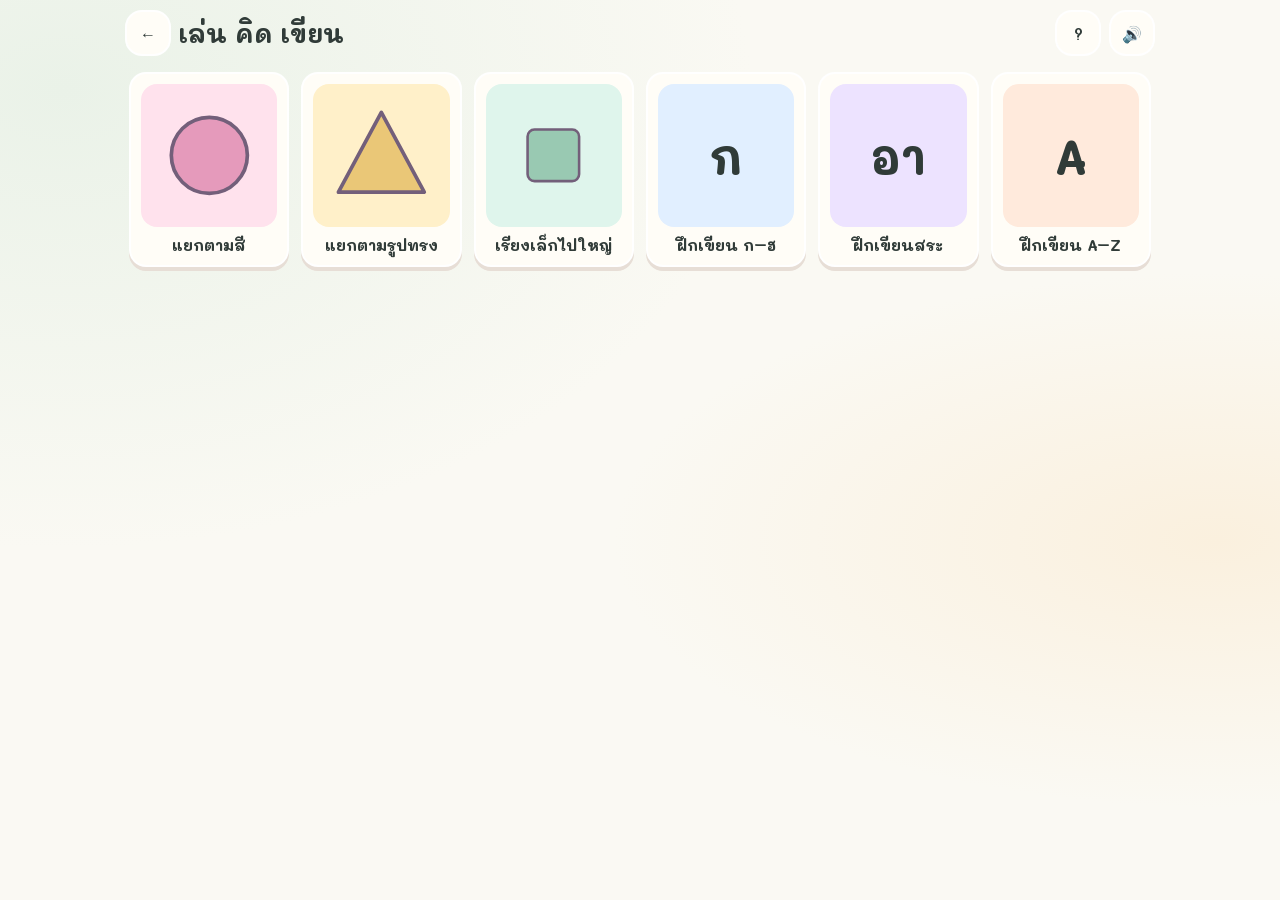
<file: little-skills.html>
<!doctype html><html lang="th"><head><meta charset="utf-8"><meta name="viewport" content="width=device-width,initial-scale=1,viewport-fit=cover"><title>เล่น คิด เขียน | ปุณณ์ปฤณ เพลินเรียน</title><link rel="stylesheet" href="kids-cute-ui.css"><link rel="stylesheet" href="little-skills.css"><script src="thai-voice.js?v=20261009"></script></head><body><main class="lsWrap"><header><button id="back" aria-label="กลับ">←</button><h1 id="heading">เล่น คิด เขียน</h1><button id="help" aria-label="ดูวิธีเล่น">?</button><button id="sound" aria-label="ฟังคำสั่ง">🔊</button></header><section id="menu" class="lsGrid"></section><section id="play" hidden><div id="controls"></div><div id="board"></div><div id="status" role="status" aria-live="polite"></div><div id="actions"></div></section></main><dialog id="demo"><h2>ลองทำตามนี้</h2><div class="demoArt"><span class="demoItem">●</span><span class="demoHand">☝</span><span class="demoTarget"></span></div><p id="demoText"></p><button id="closeDemo">เริ่มเล่น</button></dialog><script src="kids-sfx.js?v=20261017brand"></script><script src="skill-progress.js?v=20261009"></script><script src="little-skills.js?v=20261016unified"></script></body></html>
</file>
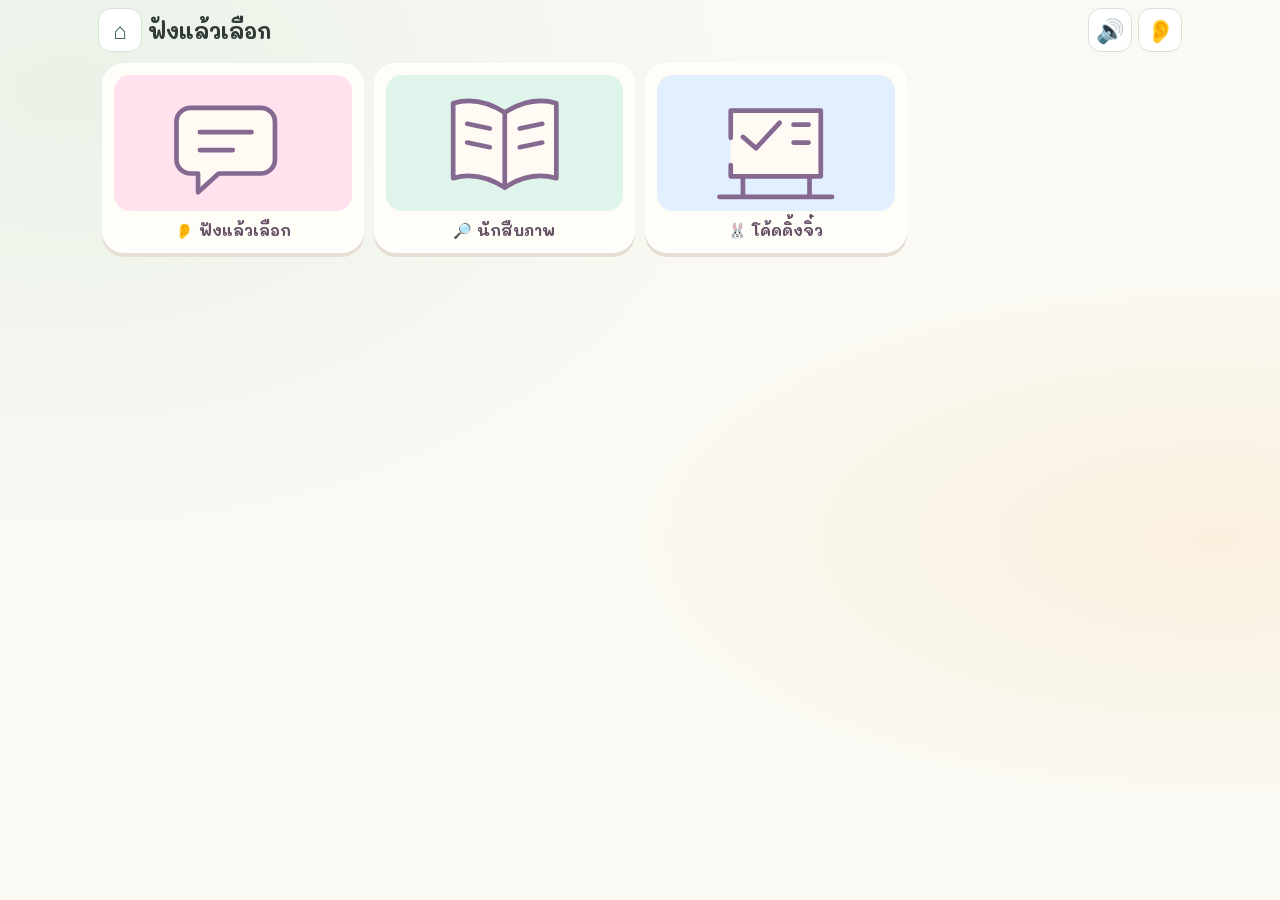
<file: play-discover.html>
<!doctype html>
<html lang="th"><head>
<script src="thai-voice.js?v=20261009"></script><meta charset="utf-8"><meta name="viewport" content="width=device-width,initial-scale=1,viewport-fit=cover"><meta name="theme-color" content="#286b59"><title>เล่นและค้นพบ | ปุณณ์ปฤณ เพลินเรียน</title><link rel="stylesheet" href="kids-cute-ui.css?v=20261007"><link rel="stylesheet" href="play-discover.css?v=1"></head>
<body data-feedback-manual><main class="discover"><header><a class="icon" href="index.html" aria-label="กลับหน้าหลัก">⌂</a><h1 id="title">เล่นและค้นพบ</h1><button class="icon" id="sound" aria-label="ปิดเสียง" aria-pressed="true">🔊</button><button class="icon" id="listen" aria-label="ฟังคำแนะนำซ้ำ">👂</button></header>
<nav aria-label="เลือกเกม"><button data-mode="listen">👂 ฟังแล้วเลือก</button><button data-mode="detective">🔎 นักสืบภาพ</button><button data-mode="coding">🐰 โค้ดดิ้งจิ๋ว</button></nav>
<div class="settings"><label for="difficulty">ระดับ</label><select id="difficulty"><option value="0">🌱 ง่าย</option><option value="1">🌼 กลาง</option><option value="2">🌟 ท้าทาย</option></select><span id="counter"></span></div>
<section id="game"><div class="prompt"><h2 id="question"></h2><p id="hint"></p></div><div id="board"></div><div id="codeTools" hidden><div class="arrows"><button data-dir="U" aria-label="เพิ่มลูกศรขึ้น">↑</button><button data-dir="L" aria-label="เพิ่มลูกศรซ้าย">←</button><button data-dir="D" aria-label="เพิ่มลูกศรลง">↓</button><button data-dir="R" aria-label="เพิ่มลูกศรขวา">→</button></div><div class="runTools"><button id="undo">↶ ย้อน</button><button id="clear">ล้าง</button><button id="run">▶ เดินเลย</button></div></div><div id="sequence" hidden aria-label="ลำดับคำสั่ง"></div><p id="feedback" role="status" aria-live="polite"></p><button id="next" hidden>ข้อต่อไป →</button></section>
<section id="finish" hidden><div class="trophy" aria-hidden="true">🏆</div><h2>เก่งมาก เล่นครบแล้ว!</h2><p id="summary"></p><button id="again">เล่นอีกครั้ง ↻</button><a href="index.html">กลับไปเลือกกิจกรรม</a></section>
</main><script src="kids-sfx.js?v=20261017brand"></script><script src="play-discover.js?v=20261016unified"></script><script src="all-category-cards.js?v=20261009all"></script>
</body></html>
</file>
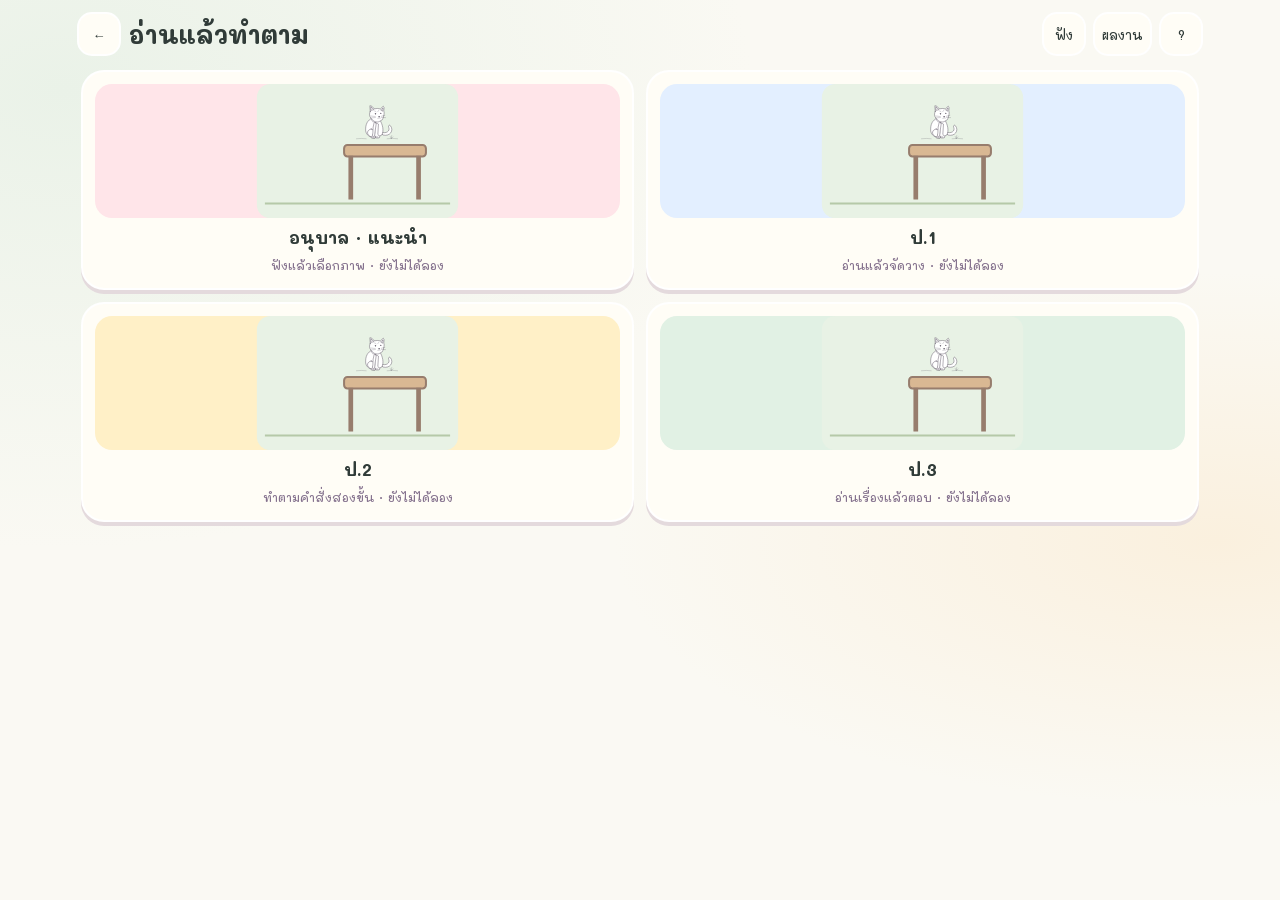
<file: read-do.html>
<!doctype html><html lang="th"><head><meta charset="utf-8"><meta name="viewport" content="width=device-width,initial-scale=1,viewport-fit=cover"><title>อ่านแล้วทำตาม | ปุณณ์ปฤณ เพลินเรียน</title><link rel="stylesheet" href="kids-cute-ui.css"><link rel="stylesheet" href="fruit-market.css?v=20261009listen"><link rel="stylesheet" href="read-do.css?v=20261009"><script src="thai-voice.js?v=20261009"></script><script src="animal-art.js"></script></head><body><main class="fmWrap rdWrap"><header><button id="back" aria-label="กลับ">←</button><h1>อ่านแล้วทำตาม</h1><button id="voice" aria-label="ฟังคำสั่ง">ฟัง</button><button id="progressBtn">ผลงาน</button><button id="help" aria-label="วิธีเล่น">?</button></header><section id="levels" class="fmLevels"></section><section id="game" hidden><div id="instruction" class="rdInstruction"></div><div id="stage" class="rdStage"></div><div id="status" role="status" aria-live="polite"></div><div id="actions"></div></section></main><dialog id="tutorial"><h2>ลองทำตามคำบอก</h2><p id="helpText"></p><button id="closeHelp">เริ่มเล่น</button></dialog><script src="kids-sfx.js?v=20261017brand"></script><script src="skill-progress.js?v=20261009reading"></script><script src="read-do.js?v=20261016unified"></script></body></html>
</file>
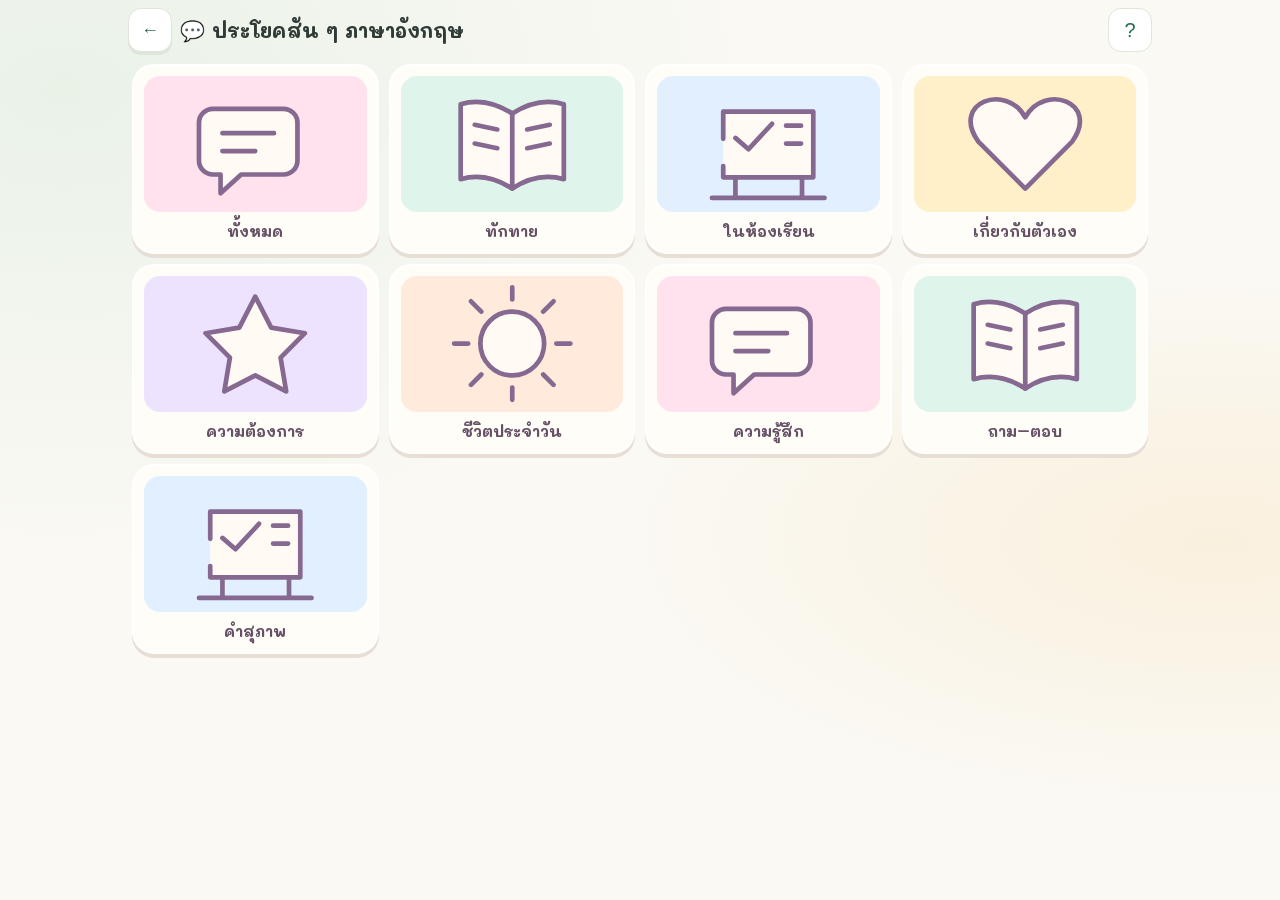
<file: sentences.html>
<!doctype html><html lang="th"><head>
<script src="thai-voice.js?v=20261009"></script><meta charset="utf-8"><meta name="viewport" content="width=device-width, initial-scale=1.0, viewport-fit=cover"><title>ประโยคภาษาอังกฤษ | ปุณณ์ปฤณ เพลินเรียน</title><style>*{box-sizing:border-box}body{margin:0;font-family:Mali,'Noto Sans Thai',sans-serif;background:linear-gradient(180deg,#fff9fd,#f1f8ff);color:#342b58}.wrap{max-width:1050px;margin:auto;padding:16px 15px 60px}.top{display:flex;gap:12px;align-items:center;background:#fff;padding:12px 15px;border-radius:22px;box-shadow:0 10px 30px #503b7618;position:sticky;top:8px;z-index:5}.back{border:0;width:45px;height:45px;border-radius:14px;background:#f1edff;font-size:21px}.top h1{margin:0;font-size:clamp(20px,4vw,29px)}.top p{margin:2px 0;color:#81799a;font:13px 'Noto Sans Thai'}.hero{margin:19px 0;padding:25px;border-radius:30px;background:linear-gradient(135deg,#ff75a8,#8a6bea 58%,#5bbff4);color:#fff;display:flex;justify-content:space-between;align-items:center}.hero h2{margin:0 0 5px;font-size:clamp(26px,5vw,42px)}.hero p{margin:0;font-family:'Noto Sans Thai'}.hero b{font-size:75px}.filters{display:flex;gap:8px;overflow:auto;padding:2px 0 13px}.pill{white-space:nowrap;border:0;border-radius:999px;background:#fff;padding:10px 14px;font-family:Mali;box-shadow:0 6px 18px #43336412}.pill.on{background:#342b58;color:#fff}.grid{display:grid;grid-template-columns:repeat(2,1fr);gap:13px}.card{border:0;background:#fff;text-align:left;border-radius:24px;padding:17px;box-shadow:0 10px 28px #47386c12;cursor:pointer;display:grid;grid-template-columns:58px 1fr 38px;gap:12px;align-items:center}.emoji{width:58px;height:58px;border-radius:18px;background:linear-gradient(145deg,#fff0f6,#eaf7ff);display:grid;place-items:center;font-size:34px}.en{font-size:19px;font-weight:700}.read,.th{font:13px 'Noto Sans Thai';margin-top:3px}.read{color:#745fc9}.th{color:#77708e}.sound{font-size:22px;background:#f2efff;border-radius:50%;width:36px;height:36px;display:grid;place-items:center}@media(max-width:650px){.grid{grid-template-columns:1fr}.hero b{font-size:55px}.card{padding:13px}.en{font-size:17px}}</style><link rel="stylesheet" href="kids-cute-ui.css?v=20261007">
<link rel="stylesheet" href="activity-viewport.css?v=20261007d">
</head><body><div class="wrap"><header class="top"><button class="back" onclick="location.href='vocabulary.html'">←</button><div><h1>💬 ประโยคสั้น ๆ ภาษาอังกฤษ</h1><p>อนุบาล 1–3 • ฟัง พูดตาม และใช้ในชีวิตประจำวัน</p></div></header><section class="hero"><div><h2>Let’s speak! 🎤</h2><p>แตะประโยคเพื่อฟังเสียง แล้วลองพูดตาม 2 ครั้ง</p></div><b>🗣️</b></section><div class="filters" id="filters"></div><main class="grid" id="grid"></main></div><script>const C={all:'ทั้งหมด',greet:'ทักทาย',class:'ในห้องเรียน',self:'เกี่ยวกับตัวเอง',need:'ความต้องการ',daily:'ชีวิตประจำวัน',feel:'ความรู้สึก',question:'ถาม–ตอบ',manners:'คำสุภาพ'};const S=[
['Hello!','เฮล-โล','สวัสดี','👋','greet',1],['Good morning.','กูด มอร์-นิง','สวัสดีตอนเช้า','🌅','greet',1],['Goodbye.','กูด-บาย','ลาก่อน','👋','greet',1],['See you.','ซี ยู','แล้วพบกัน','😊','greet',2],['How are you?','ฮาว อาร์ ยู','สบายดีไหม','🙂','greet',2],['I am fine.','ไอ แอม ไฟน์','ฉันสบายดี','😊','greet',2],['Nice to meet you.','ไนซ์ ทู มีท ยู','ยินดีที่ได้รู้จัก','🤝','greet',3],
['My name is Pun.','มาย เนม อิส ปุณณ์','ฉันชื่อปุณณ์','🙋','self',1],['I am a boy.','ไอ แอม อะ บอย','ฉันเป็นเด็กผู้ชาย','👦','self',1],['I am a girl.','ไอ แอม อะ เกิร์ล','ฉันเป็นเด็กผู้หญิง','👧','self',1],['I am five.','ไอ แอม ไฟฟ์','ฉันอายุห้าขวบ','5️⃣','self',2],['This is my mom.','ดิส อิส มาย มอม','นี่คือแม่ของฉัน','👩','self',2],['This is my dad.','ดิส อิส มาย แดด','นี่คือพ่อของฉัน','👨','self',2],['I love my family.','ไอ เลิฟ มาย แฟม-มะ-ลี','ฉันรักครอบครัวของฉัน','❤️','self',3],
['Sit down, please.','ซิท ดาวน์ พลีซ','กรุณานั่งลง','🪑','class',1],['Stand up, please.','สแตนด์ อัพ พลีซ','กรุณายืนขึ้น','🧍','class',1],['Look at me.','ลุก แอท มี','มองมาที่ฉัน','👀','class',1],['Listen to me.','ลิส-เซิน ทู มี','ฟังฉันนะ','👂','class',1],['Open your book.','โอ-เพิน ยัวร์ บุ๊ก','เปิดหนังสือ','📖','class',2],['Close your book.','โคลซ ยัวร์ บุ๊ก','ปิดหนังสือ','📕','class',2],['Raise your hand.','เรซ ยัวร์ แฮนด์','ยกมือขึ้น','✋','class',2],['Let’s count.','เล็ทส์ เคานท์','มานับกัน','🔢','class',2],['Let’s read.','เล็ทส์ รีด','มาอ่านกัน','📚','class',2],['Let’s sing.','เล็ทส์ ซิง','มาร้องเพลงกัน','🎵','class',1],['Color the picture.','คัล-เลอร์ เดอะ พิก-เชอร์','ระบายสีรูปภาพ','🖍️','class',2],['Draw a circle.','ดรอ อะ เซอร์-เคิล','วาดวงกลม','⭕','class',2],['Write your name.','ไรท์ ยัวร์ เนม','เขียนชื่อของหนู','✏️','class',3],['May I come in?','เมย์ ไอ คัม อิน','ขออนุญาตเข้าห้องได้ไหม','🚪','class',3],['May I go out?','เมย์ ไอ โก เอาต์','ขออนุญาตออกไปได้ไหม','🚪','class',3],
['I want water.','ไอ วอนท์ วอ-เทอร์','ฉันต้องการน้ำ','💧','need',1],['I want milk.','ไอ วอนท์ มิลก์','ฉันต้องการนม','🥛','need',1],['I am hungry.','ไอ แอม ฮัง-กรี','ฉันหิว','😋','need',2],['I am thirsty.','ไอ แอม เธิร์ส-ที','ฉันกระหายน้ำ','🥤','need',2],['I need help.','ไอ นีด เฮลพ์','ฉันต้องการความช่วยเหลือ','🤝','need',2],['Can you help me?','แคน ยู เฮลพ์ มี','ช่วยฉันได้ไหม','🙏','need',3],['I want to play.','ไอ วอนท์ ทู เพลย์','ฉันอยากเล่น','🧸','need',2],['I want to read.','ไอ วอนท์ ทู รีด','ฉันอยากอ่าน','📖','need',3],
['I wake up.','ไอ เวค อัพ','ฉันตื่นนอน','⏰','daily',2],['I brush my teeth.','ไอ บรัช มาย ทีธ','ฉันแปรงฟัน','🪥','daily',2],['I wash my hands.','ไอ วอช มาย แฮนด์ส','ฉันล้างมือ','🧼','daily',2],['I eat breakfast.','ไอ อีต เบรก-ฟาสท์','ฉันกินอาหารเช้า','🍳','daily',3],['I go to school.','ไอ โก ทู สคูล','ฉันไปโรงเรียน','🏫','daily',2],['I play with my friends.','ไอ เพลย์ วิธ มาย เฟรนด์ส','ฉันเล่นกับเพื่อน','🧒','daily',3],['I go home.','ไอ โก โฮม','ฉันกลับบ้าน','🏠','daily',2],['I go to bed.','ไอ โก ทู เบด','ฉันเข้านอน','🛏️','daily',2],
['I am happy.','ไอ แอม แฮป-พี','ฉันมีความสุข','😊','feel',1],['I am sad.','ไอ แอม แซด','ฉันเศร้า','😢','feel',1],['I am tired.','ไอ แอม ไทเอิร์ด','ฉันเหนื่อย','😴','feel',2],['I am scared.','ไอ แอม สแคร์ด','ฉันกลัว','😨','feel',2],['I am angry.','ไอ แอม แอง-กรี','ฉันโกรธ','😠','feel',2],['I like it.','ไอ ไลก์ อิท','ฉันชอบมัน','👍','feel',2],['I don’t like it.','ไอ โดนท์ ไลก์ อิท','ฉันไม่ชอบมัน','👎','feel',3],
['What is this?','วอท อิส ดิส','นี่คืออะไร','❓','question',2],['It is a cat.','อิท อิส อะ แคท','มันคือแมว','🐱','question',2],['What color is it?','วอท คัล-เลอร์ อิส อิท','มันสีอะไร','🎨','question',2],['It is red.','อิท อิส เรด','มันเป็นสีแดง','🔴','question',1],['How many?','ฮาว เมน-นี','มีกี่อัน','🔢','question',2],['Where is my bag?','แวร์ อิส มาย แบ็ก','กระเป๋าของฉันอยู่ไหน','🎒','question',3],['Do you like apples?','ดู ยู ไลก์ แอป-เพิลส์','หนูชอบแอปเปิลไหม','🍎','question',3],['Yes, I do.','เยส ไอ ดู','ใช่ ฉันชอบ','✅','question',3],['No, I don’t.','โน ไอ โดนท์','ไม่ ฉันไม่ชอบ','❌','question',3],['Can you swim?','แคน ยู สวิม','หนูว่ายน้ำได้ไหม','🏊','question',3],['Yes, I can.','เยส ไอ แคน','ใช่ ฉันทำได้','⭐','question',2],
['Please.','พลีซ','กรุณา','🙏','manners',1],['Thank you.','แธงก์ ยู','ขอบคุณ','💖','manners',1],['You’re welcome.','ยัวร์ เวล-คัม','ด้วยความยินดี','😊','manners',2],['I am sorry.','ไอ แอม ซอ-รี','ฉันขอโทษ','🙇','manners',1],['Excuse me.','เอ็กซ์-คิวซ มี','ขอโทษ/ขอทาง','🙋','manners',2],['Can I have it, please?','แคน ไอ แฮฟ อิท พลีซ','ขอสิ่งนี้ได้ไหม','🤲','manners',3],['Let’s share.','เล็ทส์ แชร์','มาแบ่งปันกัน','🤝','manners',2]];let cat='all';const f=document.getElementById('filters'),g=document.getElementById('grid');function speak(t){speechSynthesis.cancel();const u=new SpeechSynthesisUtterance(t);u.lang='en-US';u.rate=.72;u.pitch=1.05;speechSynthesis.speak(u)}function render(){const a=S.filter(x=>cat==='all'||x[4]===cat);g.innerHTML=a.map(x=>`<button class="card" onclick="speak(${JSON.stringify(x[0])})"><div class="emoji">${x[3]}</div><div><div class="en">${x[0]}</div><div class="read">คำอ่าน: ${x[1]}</div><div class="th">แปล: ${x[2]}</div></div><span class="sound">🔊</span></button>`).join('');[...f.children].forEach(b=>b.classList.toggle('on',b.dataset.c===cat))}f.innerHTML=Object.entries(C).map(([k,v])=>`<button class="pill" data-c="${k}">${v}</button>`).join('');f.onclick=e=>{if(e.target.dataset.c){cat=e.target.dataset.c;render()}};render();</script><script src="kids-sfx.js?v=20261017brand"></script>
<script src="playground-ui.js?v=20261017brand"></script><script src="activity-viewport.js?v=20261009cardsall"></script><script src="all-category-cards.js?v=20261009all"></script>
</body></html>
</file>
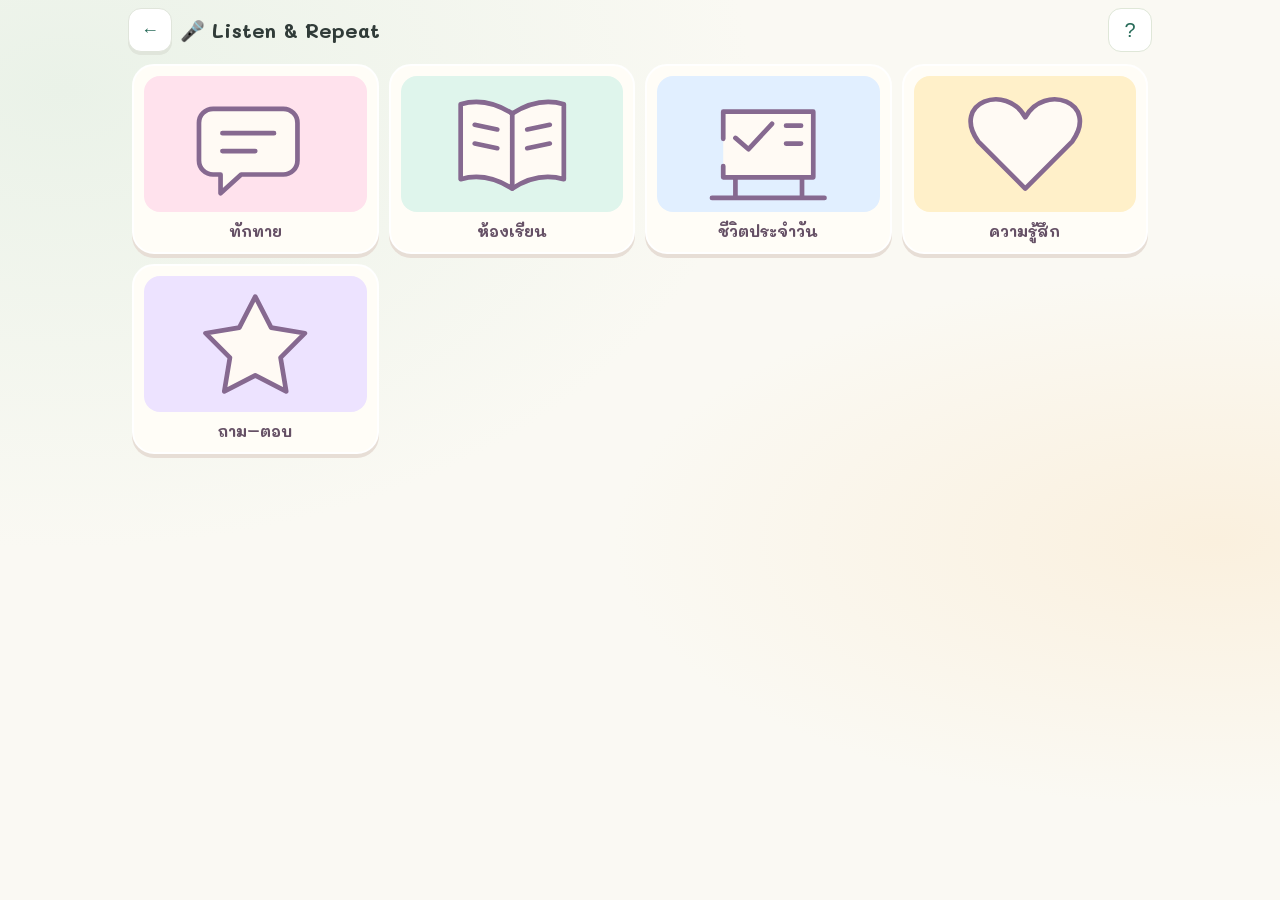
<file: speaking.html>
<!doctype html><html lang="th"><head>
<script src="thai-voice.js?v=20261009"></script><meta charset="utf-8"><meta name="viewport" content="width=device-width, initial-scale=1.0, viewport-fit=cover"><title>Listen & Repeat | ปุณณ์ปฤณ เพลินเรียน</title><style>*{box-sizing:border-box}body{margin:0;font-family:Mali,'Noto Sans Thai',sans-serif;background:linear-gradient(180deg,#fff7fc,#edf9ff);color:#342b58}.wrap{max-width:900px;margin:auto;padding:16px 15px 60px}.top{display:flex;gap:12px;align-items:center;background:#fff;padding:12px 15px;border-radius:22px;box-shadow:0 10px 30px #503b7618}.back{border:0;width:45px;height:45px;border-radius:14px;background:#f1edff;font-size:21px}.hero{margin:19px 0;padding:24px;border-radius:30px;background:linear-gradient(135deg,#ff73a7,#8365ea 58%,#4bc7ed);color:#fff}.hero h2{margin:0;font-size:clamp(28px,5vw,42px)}.tabs{display:flex;gap:8px;overflow:auto;margin-bottom:14px}.tab{border:0;border-radius:999px;padding:10px 14px;background:#fff;font-family:Mali;white-space:nowrap}.tab.on{background:#342b58;color:#fff}.card{background:#fff;border:3px solid #fff;border-radius:30px;padding:24px;box-shadow:0 17px 40px #3a2a6a1a;text-align:center}.emoji{font-size:88px}.en{font-size:clamp(28px,6vw,46px);font-weight:700;margin:10px 0}.read{font-family:'Noto Sans Thai';color:#725fc4}.th{font-family:'Noto Sans Thai';color:#77708b;margin-top:5px}.controls{display:flex;justify-content:center;gap:10px;flex-wrap:wrap;margin:20px 0}.btn{border:0;border-radius:18px;padding:13px 19px;background:#f0edff;color:#493c76;font-family:Mali;cursor:pointer}.btn.primary{background:linear-gradient(135deg,#765ce0,#ff659e);color:#fff}.status{min-height:28px;color:#736a8d;font-family:'Noto Sans Thai'}.nav{display:flex;justify-content:space-between;margin-top:15px}.note{margin-top:15px;padding:12px 14px;border-radius:18px;background:#fff7d7;font:13px 'Noto Sans Thai';color:#6f684f}</style><link rel="stylesheet" href="kids-cute-ui.css?v=20261007">
<link rel="stylesheet" href="activity-viewport.css?v=20261007d">
</head><body><div class="wrap"><header class="top"><button class="back" onclick="location.href='./'">←</button><div><h1 style="margin:0;font-size:clamp(20px,4vw,29px)">🎤 Listen & Repeat</h1><p style="margin:2px 0;color:#81799a;font:13px 'Noto Sans Thai'">ฟังภาษาอังกฤษ แล้วลองพูดตาม</p></div></header><section class="hero"><h2>Speak English! 🌈</h2><p>เหมาะสำหรับเด็กอนุบาลถึง ป.3 เริ่มจากประโยคสั้น ๆ ก่อน</p></section><div class="tabs" id="tabs"></div><section class="card"><div id="emoji" class="emoji"></div><div id="en" class="en"></div><div id="read" class="read"></div><div id="th" class="th"></div><div class="controls"><button id="listen" class="btn primary">🔊 ฟัง</button><button id="repeat" class="btn">🎤 ฉันพูดแล้ว</button></div><div id="status" class="status"></div><div class="nav"><button id="prev" class="btn">← ก่อนหน้า</button><button id="next" class="btn">ถัดไป →</button></div><div class="note">หมายเหตุ: เวอร์ชันนี้เน้น Listen & Repeat เพื่อสร้างความมั่นใจก่อน ยังไม่ให้คะแนนการออกเสียงแบบเข้มงวดกับเด็ก</div></section></div><script>const G={greet:'ทักทาย',class:'ห้องเรียน',daily:'ชีวิตประจำวัน',feel:'ความรู้สึก',question:'ถาม–ตอบ'};const S={greet:[['👋','Hello!','เฮล-โล','สวัสดี'],['🌅','Good morning.','กูด มอร์-นิง','สวัสดีตอนเช้า'],['🙂','How are you?','ฮาว อาร์ ยู','สบายดีไหม'],['😊','I am fine.','ไอ แอม ไฟน์','ฉันสบายดี'],['👋','See you.','ซี ยู','แล้วพบกัน']],class:[['🪑','Sit down, please.','ซิท ดาวน์ พลีซ','กรุณานั่งลง'],['🧍','Stand up, please.','สแตนด์ อัพ พลีซ','กรุณายืนขึ้น'],['👂','Listen to me.','ลิส-เซิน ทู มี','ฟังฉันนะ'],['📖','Open your book.','โอ-เพิน ยัวร์ บุ๊ก','เปิดหนังสือ'],['✋','Raise your hand.','เรซ ยัวร์ แฮนด์','ยกมือขึ้น']],daily:[['🪥','I brush my teeth.','ไอ บรัช มาย ทีธ','ฉันแปรงฟัน'],['🍳','I eat breakfast.','ไอ อีต เบรก-ฟาสท์','ฉันกินอาหารเช้า'],['🏫','I go to school.','ไอ โก ทู สคูล','ฉันไปโรงเรียน'],['🧸','I want to play.','ไอ วอนท์ ทู เพลย์','ฉันอยากเล่น'],['🛏️','I go to bed.','ไอ โก ทู เบด','ฉันเข้านอน']],feel:[['😊','I am happy.','ไอ แอม แฮป-พี','ฉันมีความสุข'],['😢','I am sad.','ไอ แอม แซด','ฉันเศร้า'],['😴','I am tired.','ไอ แอม ไทเอิร์ด','ฉันเหนื่อย'],['😋','I am hungry.','ไอ แอม ฮัง-กรี','ฉันหิว'],['👍','I like it.','ไอ ไลก์ อิท','ฉันชอบมัน']],question:[['❓','What is this?','วอท อิส ดิส','นี่คืออะไร'],['🎨','What color is it?','วอท คัล-เลอร์ อิส อิท','มันสีอะไร'],['🔢','How many?','ฮาว เมน-นี','มีกี่อัน'],['🍎','Do you like apples?','ดู ยู ไลก์ แอป-เพิลส์','หนูชอบแอปเปิลไหม'],['⭐','Yes, I can.','เยส ไอ แคน','ใช่ ฉันทำได้']]};let c='greet',i=0;const $=x=>document.getElementById(x);function speak(t){if(!('speechSynthesis'in window)){$('status').textContent='อุปกรณ์นี้ไม่รองรับเสียงพูด';return}speechSynthesis.cancel();const u=new SpeechSynthesisUtterance(t);u.lang='en-US';u.rate=.68;const vs=speechSynthesis.getVoices();u.voice=vs.find(v=>/^en/i.test(v.lang))||null;speechSynthesis.speak(u)}function render(){const x=S[c][i];emoji.textContent=x[0];en.textContent=x[1];read.textContent='คำอ่าน: '+x[2];th.textContent='แปล: '+x[3];$('status').textContent='';[...tabs.children].forEach(b=>b.classList.toggle('on',b.dataset.c===c))}tabs.innerHTML=Object.entries(G).map(([k,v])=>`<button class="tab" data-c="${k}">${v}</button>`).join('');tabs.onclick=e=>{if(e.target.dataset.c){c=e.target.dataset.c;i=0;render()}};listen.onclick=()=>speak(en.textContent);repeat.onclick=()=>{window.PunPinSFX?.star();window.PunPinFeedback?.correct({title:'ขอบคุณที่ลองพูด!',text:'ฝึกพูดทีละนิด หนูทำได้'});$('status').textContent='🌟 เก่งมาก! ลองพูดอีกครั้งให้ชัดขึ้นนะ';try{const k='punpin_speaking_count';localStorage.setItem(k,(+localStorage.getItem(k)||0)+1)}catch(e){}};prev.onclick=()=>{i=(i-1+S[c].length)%S[c].length;render()};next.onclick=()=>{i=(i+1)%S[c].length;render()};render();</script><script src="kids-sfx.js?v=20261017brand"></script>
<script src="playground-ui.js?v=20261017brand"></script><script src="activity-viewport.js?v=20261009cardsall"></script><script src="all-category-cards.js?v=20261009all"></script>
</body></html>
</file>
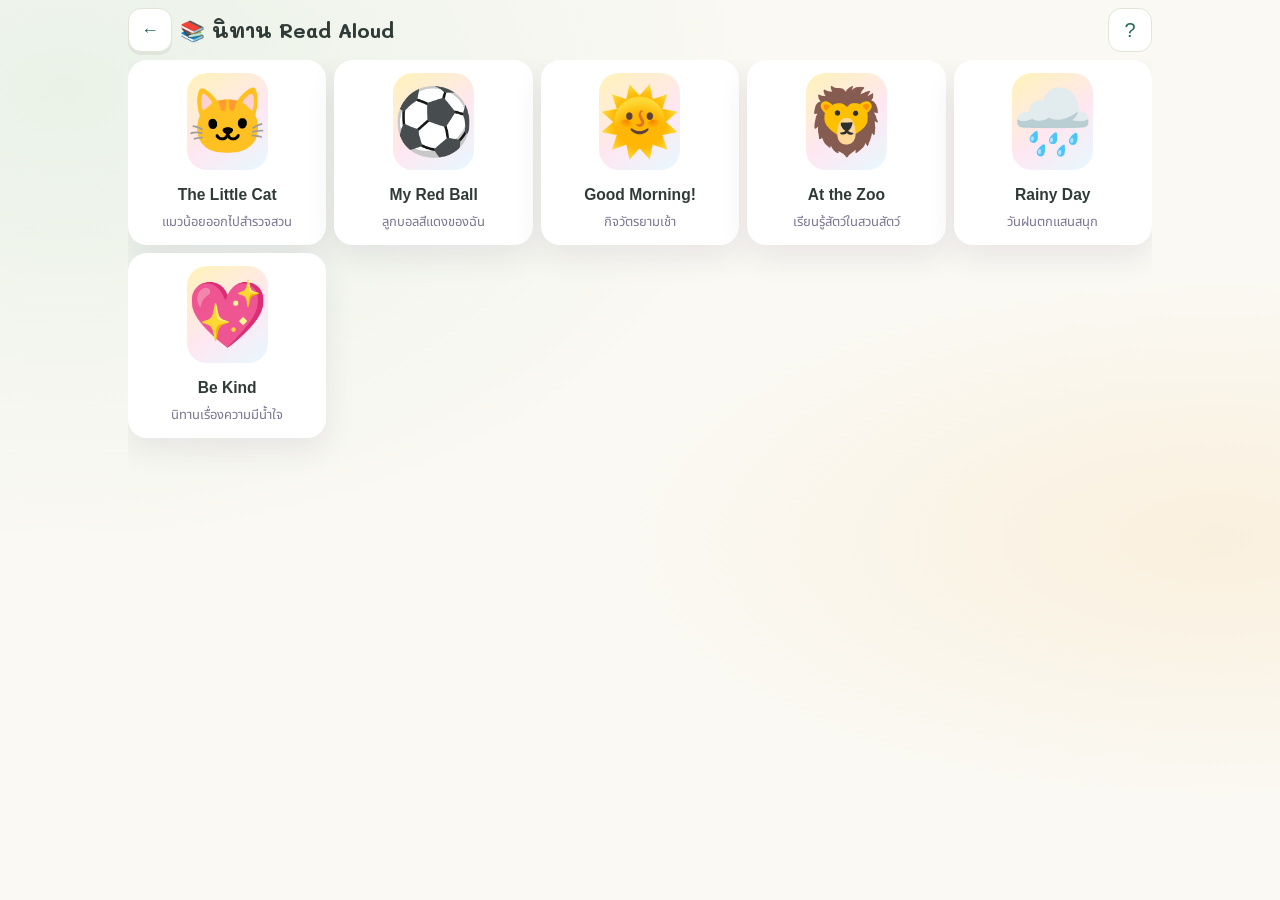
<file: stories.html>
<!doctype html><html lang="th"><head>
<script src="thai-voice.js?v=20261009"></script><meta charset="utf-8"><meta name="viewport" content="width=device-width, initial-scale=1.0, viewport-fit=cover"><title>นิทาน Read Aloud | ปุณณ์ปฤณ เพลินเรียน</title><style>*{box-sizing:border-box}body{margin:0;font-family:Mali,'Noto Sans Thai',sans-serif;background:linear-gradient(180deg,#eef9ff,#fff9fd);color:#342b58}.wrap{max-width:980px;margin:auto;padding:16px 15px 60px}.top{display:flex;gap:12px;align-items:center;background:#fff;padding:12px 15px;border-radius:22px;box-shadow:0 10px 30px #503b7618;position:sticky;top:8px;z-index:5}.back{border:0;width:45px;height:45px;border-radius:14px;background:#f1edff;font-size:21px;cursor:pointer}.top h1{margin:0;font-size:clamp(20px,4vw,29px)}.top p{margin:2px 0;color:#81799a;font:13px 'Noto Sans Thai'}.hero{margin:19px 0;padding:25px;border-radius:30px;background:linear-gradient(135deg,#5cc8f5,#8467ea 58%,#ff72a7);color:#fff}.hero h2{margin:0;font-size:clamp(28px,5vw,43px)}.library{display:grid;grid-template-columns:repeat(3,1fr);gap:13px}.book{border:3px solid #fff;border-radius:25px;padding:18px;background:#fff;box-shadow:0 13px 30px #3f2d7017;cursor:pointer;text-align:left}.cover{height:125px;border-radius:20px;display:grid;place-items:center;font-size:65px;background:linear-gradient(145deg,#fff3b8,#ffe7f1 55%,#e7f8ff)}.book h3{margin:12px 0 4px}.book p{font:13px 'Noto Sans Thai';color:#7c7592;margin:0}.reader{display:none;background:#fff;border-radius:30px;padding:20px;box-shadow:0 18px 45px #3d2b711d}.reader.on{display:block}.scene{min-height:230px;border-radius:25px;display:grid;place-items:center;font-size:110px;background:linear-gradient(145deg,#fff6c9,#eaf8ff)}.en{font-size:clamp(24px,5vw,38px);font-weight:700;text-align:center;margin:18px 0 7px}.read,.th{text-align:center;font-family:'Noto Sans Thai';margin:4px}.read{color:#745fc9}.th{color:#716b84}.controls{display:flex;justify-content:center;gap:9px;margin-top:18px;flex-wrap:wrap}.btn{border:0;border-radius:16px;padding:12px 18px;background:#f0ecff;color:#483a77;font-family:Mali;cursor:pointer}.btn.primary{background:linear-gradient(135deg,#765de0,#ff659e);color:#fff}.progress{text-align:center;color:#847c99;margin-top:10px;font-size:13px}@media(max-width:720px){.library{grid-template-columns:1fr 1fr}}@media(max-width:440px){.library{grid-template-columns:1fr}.cover{height:100px}.scene{min-height:185px;font-size:85px}}</style><link rel="stylesheet" href="kids-cute-ui.css?v=20261007">
<link rel="stylesheet" href="activity-viewport.css?v=20261007d">
</head><body><div class="wrap"><header class="top"><button class="back" onclick="location.href='./'">←</button><div><h1>📚 นิทาน Read Aloud</h1><p>อ่าน ฟัง และเรียนภาษาอังกฤษจากเรื่องสั้น</p></div></header><section class="hero"><h2>Story Time! 🌈</h2><p>เลือกนิทาน แล้วแตะ 🔊 เพื่อฟังภาษาอังกฤษทีละหน้า</p></section><main id="library" class="library"></main><section id="reader" class="reader"><div id="scene" class="scene"></div><div id="en" class="en"></div><div id="read" class="read"></div><div id="th" class="th"></div><div class="controls"><button class="btn" id="prev">← ก่อนหน้า</button><button class="btn primary" id="speak">🔊 ฟังประโยค</button><button class="btn" id="next">ถัดไป →</button><button class="btn" id="close">📚 เลือกเรื่อง</button></div><div id="prog" class="progress"></div></section></div><script>const B=[{t:'The Little Cat',c:'🐱',d:'แมวน้อยออกไปสำรวจสวน',p:[['🐱','I see a cat.','ไอ ซี อะ แคท','ฉันเห็นแมว'],['🌸','The cat sees a flower.','เดอะ แคท ซีซ อะ ฟลาว-เออร์','แมวเห็นดอกไม้'],['🦋','A butterfly flies by.','อะ บัท-เทอร์-ฟลาย ฟลายส์ บาย','ผีเสื้อบินผ่านไป'],['🏠','The cat goes home.','เดอะ แคท โกซ โฮม','แมวกลับบ้าน']]},{t:'My Red Ball',c:'⚽',d:'ลูกบอลสีแดงของฉัน',p:[['🔴','I have a red ball.','ไอ แฮฟ อะ เรด บอล','ฉันมีลูกบอลสีแดง'],['🏃','I run with my ball.','ไอ รัน วิธ มาย บอล','ฉันวิ่งไปกับลูกบอล'],['👧','My friend plays with me.','มาย เฟรนด์ เพลย์ส วิธ มี','เพื่อนเล่นกับฉัน'],['😊','We are happy.','วี อาร์ แฮป-พี','พวกเรามีความสุข']]},{t:'Good Morning!',c:'🌞',d:'กิจวัตรยามเช้า',p:[['⏰','I wake up in the morning.','ไอ เวค อัพ อิน เดอะ มอร์-นิง','ฉันตื่นนอนตอนเช้า'],['🪥','I brush my teeth.','ไอ บรัช มาย ทีธ','ฉันแปรงฟัน'],['🍳','I eat breakfast.','ไอ อีต เบรก-ฟาสท์','ฉันกินอาหารเช้า'],['🏫','I go to school.','ไอ โก ทู สคูล','ฉันไปโรงเรียน']]},{t:'At the Zoo',c:'🦁',d:'เรียนรู้สัตว์ในสวนสัตว์',p:[['🦁','I see a big lion.','ไอ ซี อะ บิก ไล-อัน','ฉันเห็นสิงโตตัวใหญ่'],['🐘','The elephant is strong.','ดิ เอ-ละ-เฟินท์ อิส สตรอง','ช้างแข็งแรง'],['🐒','The monkey can jump.','เดอะ มัง-คี แคน จัมพ์','ลิงกระโดดได้'],['🦒','The giraffe is tall.','เดอะ จิ-แรฟ อิส ทอล','ยีราฟตัวสูง']]},{t:'Rainy Day',c:'🌧️',d:'วันฝนตกแสนสนุก',p:[['☁️','The sky is cloudy.','เดอะ สกาย อิส คลาว-ดี','ท้องฟ้ามีเมฆมาก'],['🌧️','It is raining.','อิท อิส เรน-นิง','ฝนกำลังตก'],['☂️','I have an umbrella.','ไอ แฮฟ แอน อัม-เบรล-ละ','ฉันมีร่ม'],['🌈','I see a rainbow.','ไอ ซี อะ เรน-โบ','ฉันเห็นสายรุ้ง']]},{t:'Be Kind',c:'💖',d:'นิทานเรื่องความมีน้ำใจ',p:[['🧸','My friend has a toy.','มาย เฟรนด์ แฮซ อะ ทอย','เพื่อนของฉันมีของเล่น'],['🤲','We share our toys.','วี แชร์ อาวร์ ทอยส์','เราแบ่งปันของเล่น'],['🙏','I say thank you.','ไอ เซย์ แธงก์ ยู','ฉันพูดขอบคุณ'],['💖','Kind friends are happy.','ไคนด์ เฟรนด์ส อาร์ แฮป-พี','เพื่อนที่มีน้ำใจมีความสุข']]}];let bi=0,pi=0;const L=document.getElementById('library'),R=document.getElementById('reader');function speak(t){if(!('speechSynthesis'in window))return;speechSynthesis.cancel();const u=new SpeechSynthesisUtterance(t);u.lang='en-US';u.rate=.7;const vs=speechSynthesis.getVoices();u.voice=vs.find(v=>/^en/i.test(v.lang))||null;speechSynthesis.speak(u)}function show(){const x=B[bi].p[pi];scene.textContent=x[0];en.textContent=x[1];read.textContent='คำอ่าน: '+x[2];th.textContent='แปล: '+x[3];prog.textContent=B[bi].t+' • หน้า '+(pi+1)+' / '+B[bi].p.length}L.innerHTML=B.map((b,i)=>`<button class="book" data-i="${i}"><div class="cover">${b.c}</div><h3>${b.t}</h3><p>${b.d}</p></button>`).join('');L.onclick=e=>{const b=e.target.closest('.book');if(!b)return;bi=+b.dataset.i;pi=0;L.style.display='none';R.classList.add('on');show()};document.getElementById('speak').onclick=()=>speak(en.textContent);prev.onclick=()=>{pi=Math.max(0,pi-1);show()};next.onclick=()=>{pi=Math.min(B[bi].p.length-1,pi+1);show()};document.getElementById('close').onclick=()=>{R.classList.remove('on');L.style.display='grid'};</script><script src="kids-sfx.js?v=20261017brand"></script>
<script src="playground-ui.js?v=20261017brand"></script><script src="activity-viewport.js?v=20261009cardsall"></script><script src="all-category-cards.js?v=20261009all"></script>
</body></html>
</file>
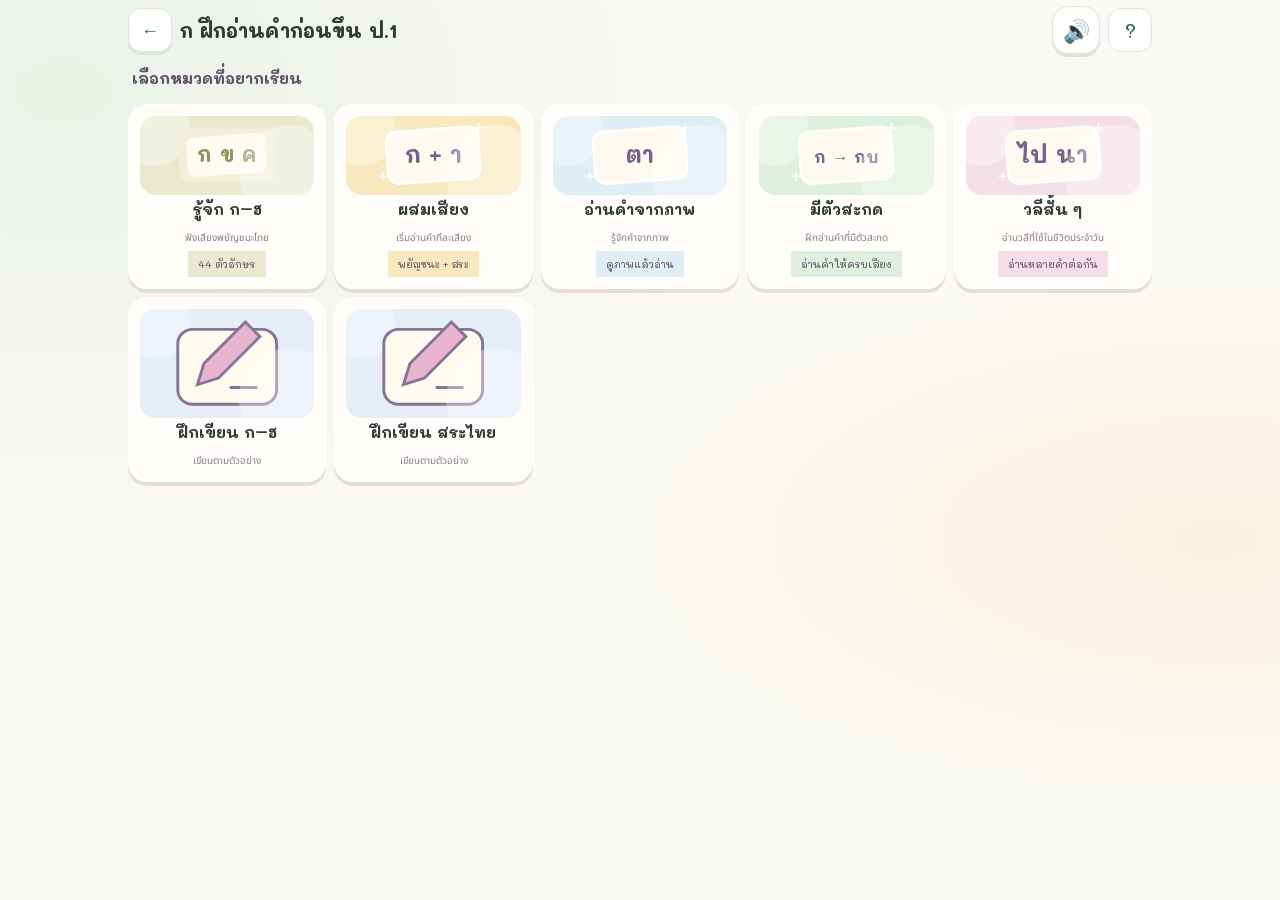
<file: thai-reading.html>
<!doctype html>
<html lang="th">
<head>
<script src="thai-voice.js?v=20261009"></script>
<meta charset="utf-8">
<meta name="viewport" content="width=device-width, initial-scale=1.0, viewport-fit=cover">
<meta name="theme-color" content="#286b59">
<title>ฝึกอ่านคำก่อนขึ้น ป.1 | ปุณณ์ปฤณ เพลินเรียน</title>

<style>
*{box-sizing:border-box;-webkit-tap-highlight-color:transparent}body{margin:0;min-height:100vh;font-family:Mali,'Noto Sans Thai',sans-serif;color:#3f365f;background:radial-gradient(circle at 0 0,#fff4b8 0 8%,transparent 24%),radial-gradient(circle at 100% 5%,#d8ffe3 0 10%,transparent 26%),linear-gradient(180deg,#eaf8ff,#fbf8ff 58%,#f2fff0)}button{font:inherit}.wrap{max-width:960px;margin:auto;padding:12px 12px 44px}.top{display:flex;align-items:center;gap:10px;padding:10px 12px;border:1px solid #e8e2f1;border-radius:20px;background:#fffffff2;box-shadow:0 8px 24px #493b7110}.back,.sound{width:44px;height:44px;border:0;border-radius:14px;background:#f2eff9;color:#4d4368;font-size:19px;cursor:pointer}.top h1{margin:0;font-size:clamp(1.05rem,3vw,1.45rem)}.top p{margin:2px 0 0;font:12px 'Noto Sans Thai';color:#81798e}.grade{margin-left:auto;padding:7px 10px;border-radius:999px;background:#fff1ad;color:#705b2b;font-size:.7rem;font-weight:700}.intro{margin:12px 0;padding:16px 18px;border:1px solid #fff;border-radius:22px;background:linear-gradient(120deg,#dff7ff,#efffda 52%,#fff3c5);box-shadow:0 8px 22px #49396e10}.intro h2{margin:0 0 4px;font-size:clamp(1.35rem,4vw,1.95rem)}.intro p{margin:0;font:12px 'Noto Sans Thai';line-height:1.65;color:#6e6679}.path{display:grid;grid-template-columns:repeat(4,1fr);gap:7px;margin:12px 0}.path button{border:1px solid #e8e2f0;border-radius:15px;padding:9px 5px;background:#fff;color:#5c5271;font-weight:700;font-size:.68rem;cursor:pointer}.path button.on{color:#fff;border-color:transparent;background:linear-gradient(135deg,#73c94c,#4dbd8c);box-shadow:0 5px 12px #5bb17135}.learn{padding:17px;border:1px solid #e7e0ee;border-radius:24px;background:#fff;box-shadow:0 8px 24px #49396e12}.head{display:flex;align-items:center;gap:9px}.head .icon{width:50px;height:50px;display:grid;place-items:center;border-radius:16px;background:#efffe4;font-size:27px}.head h3{margin:0;font-size:1.05rem}.head p{margin:2px 0 0;font:11px 'Noto Sans Thai';color:#82798e}.counter{margin-left:auto;padding:6px 9px;border-radius:999px;background:#f5f1fa;font-size:.65rem}.wordCard{margin:14px 0 10px;padding:20px 12px;border-radius:22px;background:linear-gradient(145deg,#eff9ff,#fff7cf);text-align:center}.picture{font-size:52px;min-height:60px;display:grid;place-items:center}.blend{display:flex;justify-content:center;align-items:center;gap:9px;flex-wrap:wrap;margin:5px 0 8px}.piece{min-width:62px;padding:8px 10px;border-radius:14px;background:#fff;color:#6654a7;font-size:1.35rem;font-weight:700;box-shadow:0 4px 11px #49396e12}.plus{font-size:1.2rem;color:#9a8cae}.word{font-size:clamp(2.7rem,10vw,5rem);font-weight:700;line-height:1.1;color:#443866}.meaning{margin-top:5px;font:12px 'Noto Sans Thai';color:#797185}.actions{display:grid;grid-template-columns:1fr 1fr;gap:8px;margin-top:10px}.actions button{border:0;border-radius:16px;padding:11px 8px;font-size:.76rem;font-weight:700;cursor:pointer}.listen{background:#f0ecff;color:#5949a0}.ready{background:linear-gradient(135deg,#ffb238,#ff8e46);color:#fff}.quizBox{display:none;margin-top:12px}.quizBox.on{display:block}.quizPrompt{margin:0 0 9px;text-align:center;font-size:.84rem;font-weight:700}.choices{display:grid;grid-template-columns:repeat(2,1fr);gap:9px}.choice{min-height:64px;border:1px solid #e5deed;border-radius:17px;background:#f7f4fb;color:#473d61;font-weight:700;font-size:1.15rem;cursor:pointer;box-shadow:0 5px 0 #e1dae9}.choice.correct{background:#d9ffe8;color:#22664b;box-shadow:0 5px 0 #addcc0}.choice.wrong{background:#ffe3ea;color:#a43b5e;box-shadow:0 5px 0 #e6b2c1}.feedback{min-height:28px;text-align:center;margin-top:9px;font-size:.8rem;font-weight:700}.nav{display:flex;gap:8px;margin-top:11px}.nav button{flex:1;border:0;border-radius:16px;padding:11px;background:#f1eef8;color:#51466d;font-weight:700;cursor:pointer}.nav .next{color:#fff;background:linear-gradient(135deg,#73c94c,#4fba8a)}.tips{margin-top:13px;padding:12px 14px;border-radius:18px;background:#fff8d8;font:11px 'Noto Sans Thai';line-height:1.65;color:#736a50}.smallLink{display:inline-flex;margin-top:10px;text-decoration:none;padding:8px 10px;border-radius:13px;background:#fff;color:#5d4da0;font-size:.7rem;font-weight:700;border:1px solid #e8e1f1}@media(max-width:600px){.wrap{padding:9px 9px 34px}.top p{display:none}.grade{display:none}.path{grid-template-columns:repeat(2,1fr)}.learn{padding:13px}.wordCard{padding:16px 8px}.actions{grid-template-columns:1fr}.choices{grid-template-columns:1fr 1fr}.sound{display:none}}
</style>
<link rel="stylesheet" href="kids-cute-ui.css?v=20261007">
<link rel="stylesheet" href="activity-viewport.css?v=20261007d">
</head>
<body>
<div class="wrap">
<header class="top"><button class="back" onclick="location.href='index.html'">←</button><div><h1>ก ฝึกอ่านคำก่อนขึ้น ป.1</h1><p>จากพยัญชนะ + สระ ไปสู่การอ่านคำจริงทีละขั้น</p></div><span class="grade">เตรียม ป.1</span><button class="sound" data-sound-toggle>🔊</button></header>
<section class="intro"><h2>🦊 อ่านทีละคำ ไม่ต้องรีบ</h2><p>ให้เด็กลองออกเสียงเองก่อน แล้วค่อยกดฟังคำตอบ วันละ 5–10 นาที เน้นอ่านซ้ำคำเดิมจนคล่องก่อนเพิ่มคำใหม่</p><a class="smallLink" href="thai-vowels.html">🌈 ทบทวนสระไทย 32 เสียง</a></section>
<nav class="path"><button class="on" data-step="0">1️⃣ ผสมเสียง</button><button data-step="1">2️⃣ อ่านคำจากภาพ</button><button data-step="2">3️⃣ มีตัวสะกด</button><button data-step="3">4️⃣ วลีสั้น ๆ</button></nav>
<main class="learn">
<div class="head"><div class="icon" id="stepIcon">ก+า</div><div><h3 id="stepTitle">ผสมพยัญชนะกับสระ</h3><p id="stepDesc">เริ่มจากคำที่ไม่มีตัวสะกด</p></div><span class="counter" id="counter">1/10</span></div>
<section class="wordCard"><div class="picture" id="picture">👁️</div><div class="blend" id="blend"></div><div class="word" id="word">ตา</div><div class="meaning" id="meaning">ลองอ่านเองก่อน แล้วกดฟัง</div><div class="actions"><button class="listen" id="listenBtn">🔊 ฟังคำนี้</button><button class="ready" id="quizBtn">🎮 ลองเลือกคำ</button></div></section>
<section class="quizBox" id="quizBox"><p class="quizPrompt" id="quizPrompt">คำไหนอ่านว่า “ตา” ?</p><div class="choices" id="choices"></div><div class="feedback" id="feedback"></div></section>
<div class="nav"><button id="prevBtn">‹ คำก่อนหน้า</button><button class="next" id="nextBtn">คำถัดไป ›</button></div>
</main>
<div class="tips">👨‍👩‍👧 <b>วิธีฝึกที่แนะนำ:</b> 1) ชี้พยัญชนะ 2) ชี้สระ 3) ลากเสียงช้า ๆ เช่น “กอ–อา–กา” 4) ให้ลูกพูดซ้ำ 2–3 รอบ 5) ค่อยซ่อนคำใบ้แล้วให้ลองอ่านเอง</div>
</div>
<script>
const DATA=[
{title:'ผสมพยัญชนะกับสระ',desc:'เริ่มจากคำที่ไม่มีตัวสะกด',icon:'ก+า',items:[
{w:'กา',p:'🐦',b:['ก','-า'],say:'กอ อา กา',m:'กา'},{w:'ตา',p:'👁️',b:['ต','-า'],say:'ตอ อา ตา',m:'ตา'},{w:'นา',p:'🌾',b:['น','-า'],say:'นอ อา นา',m:'นา'},{w:'มา',p:'➡️',b:['ม','-า'],say:'มอ อา มา',m:'มา'},{w:'มี',p:'✋',b:['ม','-ี'],say:'มอ อี มี',m:'มี'},{w:'ดี',p:'👍',b:['ด','-ี'],say:'ดอ อี ดี',m:'ดี'},{w:'ดู',p:'👀',b:['ด','-ู'],say:'ดอ อู ดู',m:'ดู'},{w:'ปู',p:'🦀',b:['ป','-ู'],say:'ปอ อู ปู',m:'ปู'},{w:'รู',p:'🕳️',b:['ร','-ู'],say:'รอ อู รู',m:'รู'},{w:'โต',p:'📏',b:['ต','โ-'],say:'ตอ โอ โต',m:'โต'}]},
{title:'อ่านคำจากภาพ',desc:'เห็นภาพแล้วลองอ่านคำด้วยตัวเอง',icon:'🖼️',items:[
{w:'ตา',p:'👁️',b:['ต','-า'],say:'ตา',m:'อวัยวะที่ใช้มอง'},{w:'ปู',p:'🦀',b:['ป','-ู'],say:'ปู',m:'สัตว์ทะเล'},{w:'งู',p:'🐍',b:['ง','-ู'],say:'งู',m:'สัตว์เลื้อยคลาน'},{w:'มือ',p:'✋',b:['ม','เ-ือ'],say:'มือ',m:'อวัยวะใช้หยิบจับ'},{w:'เรือ',p:'⛵',b:['ร','เ-ือ'],say:'เรือ',m:'ใช้เดินทางในน้ำ'},{w:'วัว',p:'🐄',b:['ว','-ัว'],say:'วัว',m:'สัตว์เลี้ยง'},{w:'ไก่',p:'🐔',b:['ก','ไ-','่'],say:'ไก่',m:'สัตว์ปีก'},{w:'ไข่',p:'🥚',b:['ข','ไ-','่'],say:'ไข่',m:'อาหาร'},{w:'ปลา',p:'🐟',b:['ปล','-า'],say:'ปลา',m:'สัตว์น้ำ'},{w:'ยา',p:'💊',b:['ย','-า'],say:'ยา',m:'ใช้รักษาโรค'}]},
{title:'คำง่ายที่มีตัวสะกด',desc:'ค่อยเพิ่มเสียงท้ายคำทีละคำ',icon:'ก-น',items:[
{w:'กิน',p:'🍚',b:['ก','-ิ','น'],say:'กอ อิ นอ กิน',m:'กิน'},{w:'ดิน',p:'🪴',b:['ด','-ิ','น'],say:'ดอ อิ นอ ดิน',m:'ดิน'},{w:'นก',p:'🐦',b:['น','โ-ะ','ก'],say:'นอ โอะ กอ นก',m:'นก'},{w:'มด',p:'🐜',b:['ม','โ-ะ','ด'],say:'มอ โอะ ดอ มด',m:'มด'},{w:'ลม',p:'💨',b:['ล','โ-ะ','ม'],say:'ลอ โอะ มอ ลม',m:'ลม'},{w:'คน',p:'🧒',b:['ค','โ-ะ','น'],say:'คอ โอะ นอ คน',m:'คน'},{w:'นอน',p:'🛏️',b:['น','-อ','น'],say:'นอ ออ นอ นอน',m:'นอน'},{w:'จาน',p:'🍽️',b:['จ','-า','น'],say:'จอ อา นอ จาน',m:'จาน'},{w:'บ้าน',p:'🏠',b:['บ','-า','น','้'],say:'บ้าน',m:'บ้าน'},{w:'แมว',p:'🐱',b:['ม','แ-','ว'],say:'แมว',m:'แมว'}]},
{title:'อ่านวลีและประโยคสั้น',desc:'อ่านทีละคำ แล้วค่อยอ่านต่อกัน',icon:'📖',items:[
{w:'ตา ดู ปู',p:'👴🦀',b:['ตา','ดู','ปู'],say:'ตา ดู ปู',m:'อ่านทีละคำ: ตา | ดู | ปู'},{w:'นก บิน',p:'🐦💨',b:['นก','บิน'],say:'นก บิน',m:'อ่านทีละคำ: นก | บิน'},{w:'แมว นอน',p:'🐱🛏️',b:['แมว','นอน'],say:'แมว นอน',m:'อ่านทีละคำ: แมว | นอน'},{w:'แม่ มี ไก่',p:'👩🐔',b:['แม่','มี','ไก่'],say:'แม่ มี ไก่',m:'อ่านทีละคำ: แม่ | มี | ไก่'},{w:'พ่อ ดู ปลา',p:'👨🐟',b:['พ่อ','ดู','ปลา'],say:'พ่อ ดู ปลา',m:'อ่านทีละคำ: พ่อ | ดู | ปลา'},{w:'ปู อยู่ ใน รู',p:'🦀🕳️',b:['ปู','อยู่','ใน','รู'],say:'ปู อยู่ ใน รู',m:'อ่านทีละคำช้า ๆ'},{w:'นก อยู่ บน บ้าน',p:'🐦🏠',b:['นก','อยู่','บน','บ้าน'],say:'นก อยู่ บน บ้าน',m:'อ่านทีละคำช้า ๆ'},{w:'เรา ไป ดู วัว',p:'🧒🐄',b:['เรา','ไป','ดู','วัว'],say:'เรา ไป ดู วัว',m:'อ่านทีละคำช้า ๆ'}]}
];
let step=0,idx=0,locked=false;const $=id=>document.getElementById(id);
function speak(t,slow=false){if(!('speechSynthesis'in window))return;const u=new SpeechSynthesisUtterance(t);u.lang='th-TH';u.rate=slow?.62:.78;u.pitch=1.03;speechSynthesis.cancel();speechSynthesis.speak(u)}
function distractors(item){const pool=DATA[step].items.map(x=>x.w).filter(x=>x!==item.w);for(let i=pool.length-1;i>0;i--){const j=Math.floor(Math.random()*(i+1));[pool[i],pool[j]]=[pool[j],pool[i]]}return [item.w,...pool.slice(0,3)].sort(()=>Math.random()-.5)}
function render(){locked=false;const S=DATA[step],x=S.items[idx];$('stepIcon').textContent=S.icon;$('stepTitle').textContent=S.title;$('stepDesc').textContent=S.desc;$('counter').textContent=(idx+1)+'/'+S.items.length;$('picture').textContent=x.p;$('blend').innerHTML=x.b.map((z,i)=>`<span class="piece">${z}</span>${i<x.b.length-1?'<span class="plus">+</span>':''}`).join('');$('word').textContent=x.w;$('meaning').textContent=x.m;$('quizBox').classList.remove('on');$('feedback').textContent='';$('prevBtn').disabled=idx===0;document.querySelectorAll('.path button').forEach((b,i)=>b.classList.toggle('on',i===step))}
$('listenBtn').onclick=()=>{const x=DATA[step].items[idx];speak(x.say,true)};
$('quizBtn').onclick=()=>{const x=DATA[step].items[idx];$('quizPrompt').textContent=step===1?'รูปนี้ตรงกับคำไหน?':'คำไหนอ่านว่า “'+x.w+'” ?';$('choices').innerHTML=distractors(x).map(w=>`<button class="choice">${w}</button>`).join('');$('quizBox').classList.add('on');locked=false;$('choices').querySelectorAll('button').forEach(b=>b.onclick=()=>answer(b,x))};
function answer(btn,x){if(locked)return;if(btn.textContent===x.w){locked=true;btn.classList.add('correct');$('feedback').textContent='เก่งมาก! อ่านถูกแล้ว ⭐';addStar()}else{btn.classList.add('wrong');$('feedback').textContent='ลองฟังอีกครั้ง แล้วค่อยเลือกใหม่นะ';setTimeout(()=>btn.classList.remove('wrong'),600)}}
function addStar(){try{const k='punpin_progress_v1',p=JSON.parse(localStorage.getItem(k)||'{}');p.stars=(p.stars||0)+1;localStorage.setItem(k,JSON.stringify(p))}catch(e){}}
$('nextBtn').onclick=()=>{const len=DATA[step].items.length;if(idx<len-1)idx++;else if(step<DATA.length-1){step++;idx=0;window.PunPinSFX?.reward();window.PunPinFeedback?.reward({title:'ผ่านด่านแล้ว! 🎉',text:'ไปฝึกขั้นต่อไปกันเลย'})}render()};$('prevBtn').onclick=()=>{if(idx>0)idx--;render()};document.querySelectorAll('.path button').forEach(b=>b.onclick=()=>{step=+b.dataset.step;idx=0;render()});render();
</script>
<script src="kids-sfx.js?v=20261017brand"></script>
<script src="playground-ui.js?v=20261017brand"></script><script src="activity-viewport.js?v=20261009cardsall"></script><script src="thai-category-cards.js?v=20261009"></script><script src="alphabet-cards.js?v=20261009"></script><script src="all-category-cards.js?v=20261009all"></script>
<script src="skills-upgrade.js?v=20261009skills"></script>
</body>
</html>
</file>
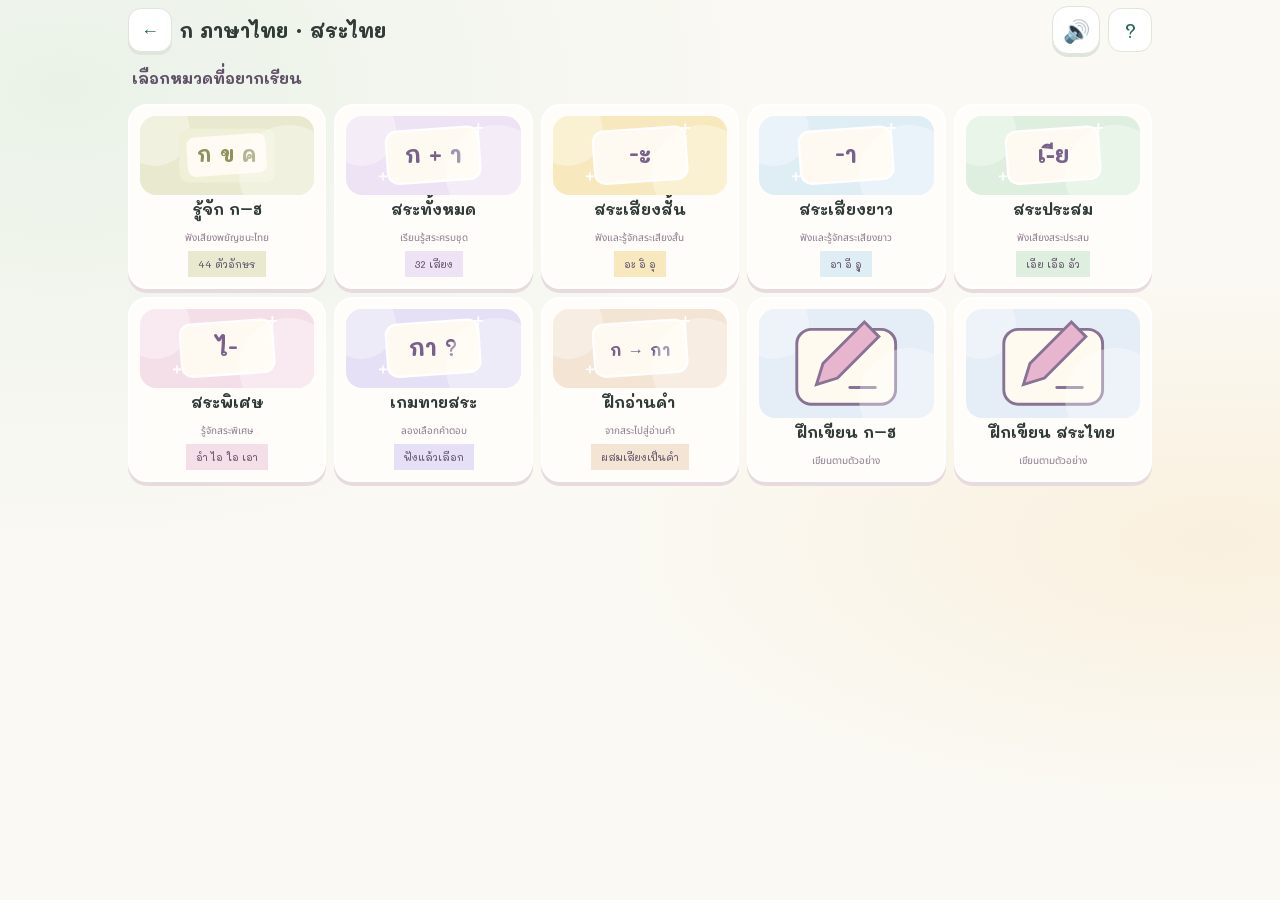
<file: thai-vowels.html>
<!doctype html>
<html lang="th">
<head>
<script src="thai-voice.js?v=20261009"></script>
<meta charset="utf-8">
<meta name="viewport" content="width=device-width, initial-scale=1.0, viewport-fit=cover">
<meta name="theme-color" content="#286b59">
<title>สระไทย 32 เสียง | ปุณณ์ปฤณ เพลินเรียน</title>

<style>
*{box-sizing:border-box;-webkit-tap-highlight-color:transparent}body{margin:0;min-height:100vh;font-family:Mali,'Noto Sans Thai',sans-serif;color:#3f365f;background:radial-gradient(circle at 0 0,#fff6bd 0 8%,transparent 26%),radial-gradient(circle at 100% 4%,#dcffe7 0 10%,transparent 27%),linear-gradient(180deg,#eaf8ff,#fbf8ff 55%,#f2fff0)}button{font:inherit}.wrap{max-width:1080px;margin:auto;padding:14px 14px 48px}.top{display:flex;align-items:center;gap:10px;padding:10px 12px;border:1px solid #e8e2f1;border-radius:20px;background:#fffffff0;box-shadow:0 8px 24px #493b7110}.back,.sound{width:44px;height:44px;border:0;border-radius:14px;background:#f2eff9;color:#4d4368;font-size:19px;cursor:pointer}.top h1{margin:0;font-size:clamp(1.05rem,3vw,1.45rem)}.top p{margin:2px 0 0;font:12px 'Noto Sans Thai';color:#81798e}.grade{margin-left:auto;padding:7px 10px;border-radius:999px;background:#fff1ad;color:#705b2b;font-size:.7rem;font-weight:700}.intro{display:grid;grid-template-columns:1fr auto;gap:14px;align-items:center;margin:14px 0;padding:18px 20px;border-radius:24px;background:linear-gradient(135deg,#bff5d0,#e8ffd2 45%,#fff1bd);border:1px solid #fff;box-shadow:0 8px 24px #59754517}.intro h2{margin:0 0 4px;font-size:clamp(1.45rem,4vw,2.15rem)}.intro p{margin:0;font:13px 'Noto Sans Thai';line-height:1.65;color:#696176}.introEmoji{font-size:58px}.tabs{display:flex;gap:8px;flex-wrap:wrap;margin:14px 0}.tab{border:1px solid #e6e0ef;border-radius:999px;padding:9px 13px;background:#fff;color:#5a5072;font-weight:700;font-size:.75rem;cursor:pointer}.tab.on{background:linear-gradient(135deg,#7bcf4d,#50bd87);border-color:transparent;color:#fff;box-shadow:0 5px 14px #62b66c35}.sectionTitle{display:flex;align-items:end;justify-content:space-between;gap:10px;margin:18px 2px 10px}.sectionTitle h2{margin:0;font-size:1.15rem}.sectionTitle p{margin:2px 0 0;font:11px 'Noto Sans Thai';color:#82798e}.count{padding:6px 9px;border-radius:999px;background:#fff;color:#6f6483;font-size:.65rem;font-weight:700}.grid{display:grid;grid-template-columns:repeat(4,minmax(0,1fr));gap:10px}.vcard{position:relative;min-height:155px;border:1px solid #e7e1ee;border-radius:19px;padding:12px 10px;background:#fff;box-shadow:0 7px 18px #49396e10;text-align:center;cursor:pointer;overflow:hidden}.vcard.short{background:#fff7df}.vcard.long{background:#edfaff}.vcard.compound{background:#f0ffe4}.vcard.special{background:#f5efff}.vcard .form{font-size:2rem;font-weight:700;line-height:1.25;color:#57477e}.vcard .soundName{display:block;margin-top:3px;font-size:.78rem;color:#765bc1}.vcard .example{display:block;margin-top:8px;font:600 .78rem 'Noto Sans Thai';color:#51495f}.vcard .rare{display:block;margin-top:5px;font:10px 'Noto Sans Thai';color:#9a7588}.listen{position:absolute;right:7px;top:7px;width:29px;height:29px;border:0;border-radius:50%;background:#ffffffc9;font-size:14px;cursor:pointer;box-shadow:0 3px 9px #48396e12}.legend{display:flex;gap:7px;flex-wrap:wrap;margin:12px 0 0}.legend span{padding:6px 8px;border-radius:999px;font:10px 'Noto Sans Thai';background:#fff;border:1px solid #ebe5f2}.quiz{display:none;margin-top:16px;padding:18px;border:1px solid #e7e0ee;border-radius:24px;background:#fff;box-shadow:0 8px 24px #49396e12}.quiz.on{display:block}.quizHead{display:flex;align-items:center;gap:8px}.quizHead b{font-size:1rem}.score{margin-left:auto;padding:6px 9px;border-radius:999px;background:#fff2ba;font-size:.7rem}.question{margin:16px 0 10px;padding:20px 14px;border-radius:21px;background:linear-gradient(145deg,#eff9ff,#fff6cf);text-align:center}.question .big{font-size:clamp(2.2rem,8vw,4.6rem);font-weight:700;line-height:1.25}.question h3{margin:7px 0 0;font-size:1.05rem}.choices{display:grid;grid-template-columns:repeat(2,1fr);gap:9px}.choice{min-height:64px;border:1px solid #e5deed;border-radius:17px;background:#f7f4fb;color:#473d61;font-weight:700;cursor:pointer;box-shadow:0 5px 0 #e1dae9}.choice.correct{background:#d9ffe8;color:#22664b;box-shadow:0 5px 0 #addcc0}.choice.wrong{background:#ffe3ea;color:#a43b5e;box-shadow:0 5px 0 #e6b2c1}.feedback{min-height:28px;text-align:center;margin-top:10px;font-size:.82rem;font-weight:700}.next{display:none;width:100%;margin-top:8px;border:0;border-radius:16px;padding:12px;background:linear-gradient(135deg,#72cd4a,#55b98d);color:#fff;font-weight:700;cursor:pointer}.next.show{display:block}.note{margin-top:16px;padding:12px 14px;border-radius:18px;background:#fff8d8;font:11px 'Noto Sans Thai';line-height:1.6;color:#746a50}@media(max-width:760px){.grid{grid-template-columns:repeat(3,1fr)}.introEmoji{font-size:45px}}@media(max-width:520px){.wrap{padding:10px 10px 36px}.top p{display:none}.grade{display:none}.intro{grid-template-columns:1fr;padding:15px}.introEmoji{display:none}.grid{grid-template-columns:repeat(2,1fr);gap:8px}.vcard{min-height:145px;padding:11px 8px}.vcard .form{font-size:1.75rem}.choices{grid-template-columns:1fr 1fr}.sound{display:none}}
</style>
<link rel="stylesheet" href="kids-cute-ui.css?v=20261007">
<link rel="stylesheet" href="activity-viewport.css?v=20261007d">
</head>
<body>
<div class="wrap">
<header class="top"><button class="back" onclick="location.href='index.html'">←</button><div><h1>ก ภาษาไทย · สระไทย</h1><p>เรียนรู้สระครบ 32 เสียง พร้อมฟังและเล่นเกม</p></div><span class="grade" id="gradeLabel">อนุบาล</span><button class="sound" data-sound-toggle>🔊</button></header>
<section class="intro"><div><h2>🌈 สระไทย 32 เสียง</h2><p>แตะการ์ดหรือปุ่ม 🔊 เพื่อฟังเสียงสระ เรียนจากเสียงพื้นฐานก่อน แล้วค่อยไปสระประสมและสระพิเศษ</p></div><div class="introEmoji">ก + า = กา</div></section>
<div class="tabs"><button class="tab on" data-filter="all">ทั้งหมด 32</button><button class="tab" data-filter="short">เสียงสั้น</button><button class="tab" data-filter="long">เสียงยาว</button><button class="tab" data-filter="compound">สระประสม</button><button class="tab" data-filter="special">สระพิเศษ</button><button class="tab" id="quizTab">🎮 เกมทายสระ</button></div>
<section id="learnArea"><div class="sectionTitle"><div><h2>แตะแล้วฟังเสียงได้เลย</h2><p>เด็กอนุบาลเริ่มจากสระพื้นฐาน ป.1–ป.3 เรียนต่อจนครบทั้งชุด</p></div><span class="count" id="countLabel">32 สระ</span></div><div class="grid" id="grid"></div><div class="legend"><span>🟡 เสียงสั้น</span><span>🔵 เสียงยาว</span><span>🟢 สระประสม</span><span>🟣 สระพิเศษ/สระเกิน</span></div></section>
<section class="quiz" id="quiz"><div class="quizHead"><b>🎮 เกมทายสระ</b><span class="score">⭐ <span id="score">0</span> / <span id="qnum">1</span></span></div><div class="question"><div class="big" id="qBig">กา</div><h3 id="qText">คำนี้ใช้เสียงสระอะไร?</h3></div><div class="choices" id="choices"></div><div class="feedback" id="feedback"></div><button class="next" id="nextBtn">ข้อต่อไป ›</button></section>
<div style="margin-top:16px;padding:14px;border-radius:19px;background:linear-gradient(135deg,#e9ffdc,#fff3bf);text-align:center;border:1px solid #e6ebcf"><b style="display:block;margin-bottom:6px">อ่านสระแล้ว ไปฝึกผสมคำต่อเลย ✨</b><a href="thai-reading.html" style="display:inline-block;text-decoration:none;padding:10px 15px;border-radius:14px;background:linear-gradient(135deg,#72cb4d,#50ba8b);color:#fff;font-weight:700;font-size:.78rem">▶ ฝึกอ่านคำก่อนขึ้น ป.1</a></div><div class="note">👨‍👩‍👧 หมายเหตุ: ชุดนี้แสดง “สระไทย 32 เสียง” ตามแบบเรียนที่ใช้กันทั่วไป โดย ฤ ฤๅ ฦ ฦๅ จัดไว้ในกลุ่มสระพิเศษ/สระเกิน และ ฦ/ฦๅ พบได้น้อยมากในภาษาไทยปัจจุบัน</div>
</div>
<script>
const GKEY='punpin_grade_v1';
const grade=localStorage.getItem(GKEY)||'k';
const gradeNames={k:'อนุบาล',p1:'ป.1',p2:'ป.2',p3:'ป.3'};document.getElementById('gradeLabel').textContent=gradeNames[grade];
const V=[
{f:'-ะ',n:'อะ',e:'มะ',t:'short'},{f:'-า',n:'อา',e:'กา',t:'long'},
{f:'-ิ',n:'อิ',e:'กิน',t:'short'},{f:'-ี',n:'อี',e:'สี',t:'long'},
{f:'-ึ',n:'อึ',e:'ตึก',t:'short'},{f:'-ื',n:'อือ',e:'มือ',t:'long'},
{f:'-ุ',n:'อุ',e:'ถุง',t:'short'},{f:'-ู',n:'อู',e:'ปู',t:'long'},
{f:'เ-ะ',n:'เอะ',e:'เตะ',t:'short'},{f:'เ-',n:'เอ',e:'เท',t:'long'},
{f:'แ-ะ',n:'แอะ',e:'แพะ',t:'short'},{f:'แ-',n:'แอ',e:'แก',t:'long'},
{f:'โ-ะ',n:'โอะ',e:'โต๊ะ',t:'short'},{f:'โ-',n:'โอ',e:'โต',t:'long'},
{f:'เ-าะ',n:'เอาะ',e:'เกาะ',t:'short'},{f:'-อ',n:'ออ',e:'พ่อ',t:'long'},
{f:'เ-อะ',n:'เออะ',e:'เยอะ',t:'short'},{f:'เ-อ',n:'เออ',e:'เจอ',t:'long'},
{f:'เ-ียะ',n:'เอียะ',e:'เปี๊ยะ',t:'compound'},{f:'เ-ีย',n:'เอีย',e:'เสีย',t:'compound'},
{f:'เ-ือะ',n:'เอือะ',e:'เอือะ',t:'compound',rare:true},{f:'เ-ือ',n:'เอือ',e:'เรือ',t:'compound'},
{f:'-ัวะ',n:'อัวะ',e:'ผัวะ',t:'compound'},{f:'-ัว',n:'อัว',e:'วัว',t:'compound'},
{f:'-ำ',n:'อำ',e:'ดำ',t:'special'},{f:'ใ-',n:'ใอ',e:'ใจ',t:'special'},
{f:'ไ-',n:'ไอ',e:'ไก่',t:'special'},{f:'เ-า',n:'เอา',e:'เรา',t:'special'},
{f:'ฤ',n:'รึ',e:'ฤดู',t:'special'},{f:'ฤๅ',n:'รือ',e:'ฤๅษี',t:'special'},
{f:'ฦ',n:'ลึ',e:'ฦ',t:'special',rare:true},{f:'ฦๅ',n:'ลือ',e:'ฦๅ',t:'special',rare:true}
];
const grid=document.getElementById('grid'),countLabel=document.getElementById('countLabel');
function speak(text){if(!('speechSynthesis'in window))return;const u=new SpeechSynthesisUtterance(text);u.lang='th-TH';u.rate=.72;u.pitch=1.06;speechSynthesis.cancel();speechSynthesis.speak(u)}
function render(filter='all'){const rows=filter==='all'?V:V.filter(v=>v.t===filter);countLabel.textContent=rows.length+' สระ';grid.innerHTML=rows.map((v,i)=>`<article class="vcard ${v.t}" data-i="${V.indexOf(v)}"><button class="listen" aria-label="ฟังเสียง">🔊</button><div class="form">${v.f}</div><b class="soundName">${v.n}</b><span class="example">ตัวอย่าง: ${v.e}</span>${v.rare?'<span class="rare">พบได้น้อยในปัจจุบัน</span>':''}</article>`).join('');grid.querySelectorAll('.vcard').forEach(c=>{const v=V[+c.dataset.i];c.onclick=e=>{if(!e.target.closest('.listen'))speak(v.n+' ตัวอย่าง '+v.e)};c.querySelector('.listen').onclick=e=>{e.stopPropagation();speak(v.n)}})}render();
document.querySelectorAll('.tab[data-filter]').forEach(b=>b.onclick=()=>{document.querySelectorAll('.tab').forEach(x=>x.classList.remove('on'));b.classList.add('on');document.getElementById('learnArea').style.display='block';document.getElementById('quiz').classList.remove('on');render(b.dataset.filter)});
const quiz=document.getElementById('quiz'),quizTab=document.getElementById('quizTab'),choices=document.getElementById('choices'),feedback=document.getElementById('feedback'),nextBtn=document.getElementById('nextBtn');let pool=[],current=null,score=0,num=0,locked=false;
function allowed(){if(grade==='k')return V.slice(0,18);if(grade==='p1')return V.slice(0,28);return V}
function shuffle(a){return [...a].sort(()=>Math.random()-.5)}
function nextQ(){locked=false;num++;document.getElementById('qnum').textContent=num;feedback.textContent='';nextBtn.classList.remove('show');choices.innerHTML='';const a=allowed();current=a[Math.floor(Math.random()*a.length)];document.getElementById('qBig').textContent=current.e;document.getElementById('qText').textContent='คำว่า “'+current.e+'” ใช้เสียงสระอะไร?';const opts=shuffle([current,...shuffle(a.filter(x=>x!==current)).slice(0,3)]);opts.forEach(v=>{const b=document.createElement('button');b.className='choice';b.textContent=v.f+'  '+v.n;b.onclick=()=>answer(b,v===current);choices.appendChild(b)})}
function answer(btn,ok){if(locked)return;if(ok){locked=true;btn.classList.add('correct');score++;document.getElementById('score').textContent=score;feedback.textContent='เก่งมาก! ⭐ สระ '+current.n;choices.querySelectorAll('button').forEach(x=>x.disabled=true);nextBtn.classList.add('show');speak('เก่งมาก ถูกต้อง สระ '+current.n)}else{btn.classList.add('wrong');btn.disabled=true;feedback.textContent='ลองอีกครั้งนะ 💪'}}
quizTab.onclick=()=>{document.querySelectorAll('.tab').forEach(x=>x.classList.remove('on'));quizTab.classList.add('on');document.getElementById('learnArea').style.display='none';quiz.classList.add('on');score=0;num=0;document.getElementById('score').textContent='0';nextQ()};nextBtn.onclick=nextQ;
</script>
<script src="kids-sfx.js?v=20261017brand"></script>
<script src="playground-ui.js?v=20261017brand"></script><script src="activity-viewport.js?v=20261009cardsall"></script><script src="thai-category-cards.js?v=20261009"></script><script src="alphabet-cards.js?v=20261009"></script><script src="all-category-cards.js?v=20261009all"></script>
<script src="skills-upgrade.js?v=20261009skills"></script>
</body></html>
</file>
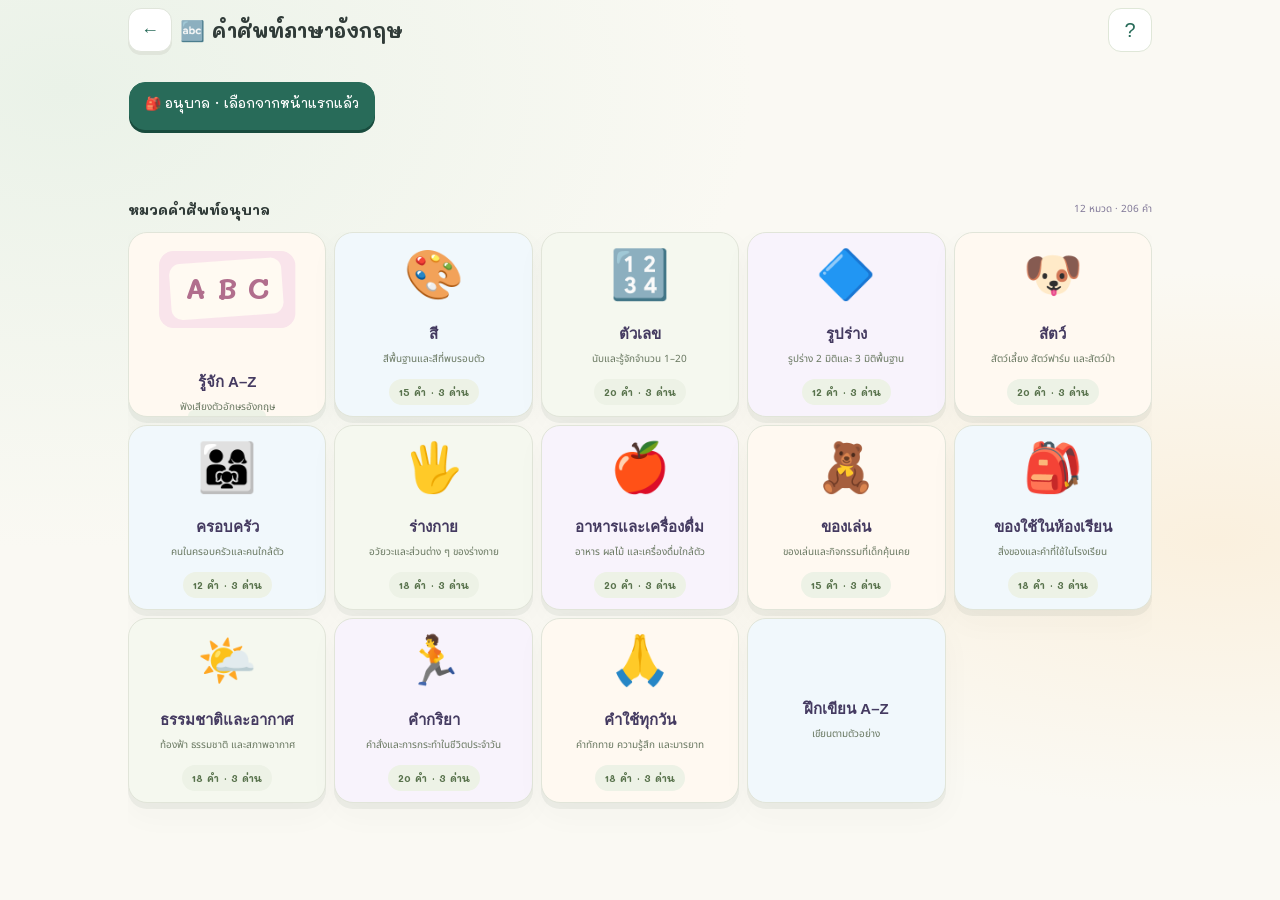
<file: vocabulary.html>
<!doctype html><html lang="th"><head>
<script src="thai-voice.js?v=20261009"></script><meta charset="utf-8"><meta name="viewport" content="width=device-width, initial-scale=1.0, viewport-fit=cover"><title>คำศัพท์ภาษาอังกฤษ | ปุณณ์ปฤณ เพลินเรียน</title><style>*{box-sizing:border-box}body{margin:0;font-family:Mali,'Noto Sans Thai',sans-serif;color:#302955;background:radial-gradient(circle at 8% 8%,#ffe5f0,transparent 24%),radial-gradient(circle at 92% 8%,#dcf4ff,transparent 25%),linear-gradient(180deg,#fbfaff,#f6fbff);min-height:100vh}.wrap{max-width:1120px;margin:auto;padding:18px 16px 60px}.top{display:flex;align-items:center;gap:14px;background:#fff;border-radius:24px;padding:12px 15px;box-shadow:0 12px 34px #4b36751a;position:sticky;top:8px;z-index:10}.back{width:46px;height:46px;border:0;border-radius:15px;background:#f1edff;font-size:22px;cursor:pointer}.top h1{font-size:clamp(20px,4vw,30px);margin:0}.top p{margin:2px 0 0;color:#7b7394;font:14px 'Noto Sans Thai'}.hero{margin:20px 0;padding:28px;border-radius:32px;background:linear-gradient(135deg,#6d5be8,#a06ff2 48%,#ff78aa);color:white;display:grid;grid-template-columns:1fr auto;align-items:center;box-shadow:0 22px 50px #6948bd3a}.hero h2{font-size:clamp(27px,5vw,45px);margin:0 0 8px}.hero p{font-family:'Noto Sans Thai';margin:0;opacity:.9}.hero .emoji{font-size:90px}.levels,.cats{display:flex;gap:9px;overflow:auto;padding:4px 1px 12px}.pill{border:0;border-radius:999px;padding:10px 15px;background:white;color:#51466f;font-family:Mali;white-space:nowrap;cursor:pointer;box-shadow:0 7px 18px #493a7012}.pill.on{background:#302955;color:white}.sectionTitle{display:flex;justify-content:space-between;align-items:end;margin:17px 2px 12px}.sectionTitle h2{margin:0}.sectionTitle span{font:13px 'Noto Sans Thai';color:#817998}.grid{display:grid;grid-template-columns:repeat(4,1fr);gap:13px}.word{border:0;text-align:left;background:#fff;border-radius:24px;padding:16px;box-shadow:0 10px 28px #47386c12;cursor:pointer;transition:.18s;min-height:172px}.word:hover{transform:translateY(-4px);box-shadow:0 18px 34px #47386c20}.pic{height:66px;display:grid;place-items:center;font-size:52px;background:linear-gradient(145deg,#fff1f7,#eef7ff);border-radius:18px;margin-bottom:11px}.en{font-size:21px;font-weight:700}.read{font:14px 'Noto Sans Thai';color:#745fc9;margin-top:4px}.th{font:14px 'Noto Sans Thai';color:#766f8d;margin-top:2px}.sound{float:right;background:#f0edff;border-radius:50%;width:32px;height:32px;display:grid;place-items:center}.empty{text-align:center;padding:50px;color:#827a99}.hint{background:#fff8d9;border-radius:18px;padding:12px 15px;font:14px 'Noto Sans Thai';margin:10px 0 18px}@media(max-width:850px){.grid{grid-template-columns:repeat(3,1fr)}}@media(max-width:620px){.grid{grid-template-columns:repeat(2,1fr)}.hero{padding:22px}.hero .emoji{font-size:64px}.word{min-height:160px;padding:12px}.pic{font-size:44px}.en{font-size:18px}}@media(max-width:380px){.grid{grid-template-columns:1fr}}</style><link rel="stylesheet" href="kids-cute-ui.css?v=20261007">
<link rel="stylesheet" href="activity-viewport.css?v=20261007d">
</head><body><div class="wrap"><header class="top"><button class="back" onclick="location.href='./'">←</button><div><h1>🔤 คำศัพท์ภาษาอังกฤษ</h1><p>สำหรับอนุบาล 1–3 • คำศัพท์ + คำอ่าน + คำแปล + เสียง</p></div></header><section class="hero"><div><h2>English is fun! 🌈</h2><p>เลือกหมวดที่หนูชอบ แตะการ์ดเพื่อฟังการออกเสียงภาษาอังกฤษ</p></div><div class="emoji">🧸</div></section><div class="levels" id="levels"></div><div class="cats" id="cats"></div><div class="hint">🔊 <b>วิธีเล่น:</b> แตะการ์ดคำศัพท์เพื่อฟังเสียงภาษาอังกฤษ แล้วลองพูดตาม 2 ครั้ง</div><div class="sectionTitle"><h2 id="title">คำศัพท์ทั้งหมด</h2><span id="count"></span></div><main class="grid" id="grid"></main></div><script src="vocabulary-extra.js"></script><script>const C={all:['🌟','ทั้งหมด'],animals:['🐶','สัตว์'],colors:['🎨','สี'],family:['👨‍👩‍👧','ครอบครัว'],body:['🖐️','ร่างกาย'],food:['🍎','อาหาร'],school:['🎒','ของใช้'],toys:['🧸','ของเล่น'],nature:['🌤️','ธรรมชาติ'],transport:['🚗','ยานพาหนะ'],actions:['🏃','คำกริยา'],numbers:['🔢','ตัวเลข'],shapes:['🔷','รูปทรง'],describing:['📏','คำบอกลักษณะ'],position:['📍','ตำแหน่ง'],feelings:['😊','ความรู้สึก'],manners:['🙏','คำสุภาพ'],home:['🏠','บ้านและของใช้'],clothes:['👕','เสื้อผ้า'],weather:['🌦️','อากาศ'],time:['🕒','เวลา'],days:['📅','วันในสัปดาห์'],people:['🧑','บุคคลและอาชีพ'],places:['🏫','สถานที่'],questions:['❓','คำถาม']};const W=[
['cat','แคท','แมว','🐱','animals',1],['dog','ด็อก','สุนัข','🐶','animals',1],['bird','เบิร์ด','นก','🐦','animals',1],['fish','ฟิช','ปลา','🐟','animals',1],['rabbit','แร็บ-บิท','กระต่าย','🐰','animals',1],['duck','ดั๊ก','เป็ด','🦆','animals',1],['lion','ไล-อัน','สิงโต','🦁','animals',2],['tiger','ไท-เกอร์','เสือ','🐯','animals',2],['elephant','เอ-ละ-เฟินท์','ช้าง','🐘','animals',2],['monkey','มัง-คี','ลิง','🐵','animals',2],['giraffe','จิ-แรฟ','ยีราฟ','🦒','animals',3],['zebra','ซี-บร่า','ม้าลาย','🦓','animals',3],
['red','เรด','สีแดง','🔴','colors',1],['blue','บลู','สีน้ำเงิน','🔵','colors',1],['yellow','เยล-โล','สีเหลือง','🟡','colors',1],['green','กรีน','สีเขียว','🟢','colors',1],['pink','พิงก์','สีชมพู','🩷','colors',1],['orange','ออ-รินจ์','สีส้ม','🟠','colors',2],['purple','เพอร์-เพิล','สีม่วง','🟣','colors',2],['brown','บราวน์','สีน้ำตาล','🟤','colors',2],['black','แบล็ก','สีดำ','⚫','colors',2],['white','ไวท์','สีขาว','⚪','colors',2],
['mom','มอม','แม่','👩','family',1],['dad','แดด','พ่อ','👨','family',1],['baby','เบ-บี','เด็กทารก','👶','family',1],['sister','ซิส-เทอร์','พี่สาว/น้องสาว','👧','family',2],['brother','บรัธ-เธอร์','พี่ชาย/น้องชาย','👦','family',2],['grandma','แกรนด์-มา','คุณย่า/คุณยาย','👵','family',3],['grandpa','แกรนด์-พา','คุณปู่/คุณตา','👴','family',3],
['eye','อาย','ตา','👁️','body',1],['ear','เอียร์','หู','👂','body',1],['nose','โนซ','จมูก','👃','body',1],['mouth','เมาธ์','ปาก','👄','body',1],['hand','แฮนด์','มือ','🖐️','body',1],['foot','ฟุต','เท้า','🦶','body',2],['head','เฮด','ศีรษะ','🙂','body',2],['hair','แฮร์','ผม','💇','body',2],['arm','อาร์ม','แขน','💪','body',3],['leg','เลก','ขา','🦵','body',3],
['apple','แอป-เพิล','แอปเปิล','🍎','food',1],['banana','บะ-นา-นะ','กล้วย','🍌','food',1],['milk','มิลก์','นม','🥛','food',1],['egg','เอ็ก','ไข่','🥚','food',1],['rice','ไรซ์','ข้าว','🍚','food',2],['bread','เบรด','ขนมปัง','🍞','food',2],['cake','เค้ก','เค้ก','🍰','food',2],['water','วอ-เทอร์','น้ำ','💧','food',2],['carrot','แค-รัท','แครอต','🥕','food',3],['strawberry','สตรอ-เบอ-รี','สตรอว์เบอร์รี','🍓','food',3],
['book','บุ๊ก','หนังสือ','📘','school',1],['pen','เพ็น','ปากกา','🖊️','school',1],['pencil','เพ็น-ซิล','ดินสอ','✏️','school',1],['bag','แบ็ก','กระเป๋า','🎒','school',1],['chair','แชร์','เก้าอี้','🪑','school',2],['table','เท-เบิล','โต๊ะ','🟫','school',2],['scissors','ซิส-เซอร์ส','กรรไกร','✂️','school',3],['ruler','รู-เลอร์','ไม้บรรทัด','📏','school',3],
['ball','บอล','ลูกบอล','⚽','toys',1],['doll','ดอล','ตุ๊กตา','🪆','toys',1],['teddy bear','เท็ด-ดี แบร์','ตุ๊กตาหมี','🧸','toys',1],['kite','ไคท์','ว่าว','🪁','toys',2],['blocks','บล็อกส์','บล็อกตัวต่อ','🧱','toys',2],['puzzle','พัซ-เซิล','จิ๊กซอว์','🧩','toys',3],
['sun','ซัน','ดวงอาทิตย์','☀️','nature',1],['moon','มูน','ดวงจันทร์','🌙','nature',1],['star','สตาร์','ดาว','⭐','nature',1],['tree','ทรี','ต้นไม้','🌳','nature',1],['flower','ฟลาว-เออร์','ดอกไม้','🌸','nature',2],['rain','เรน','ฝน','🌧️','nature',2],['cloud','คลาวด์','เมฆ','☁️','nature',2],['rainbow','เรน-โบ','สายรุ้ง','🌈','nature',3],
['car','คาร์','รถยนต์','🚗','transport',1],['bus','บัส','รถโดยสาร','🚌','transport',1],['bike','ไบก์','จักรยาน','🚲','transport',1],['boat','โบต','เรือ','⛵','transport',2],['train','เทรน','รถไฟ','🚆','transport',2],['plane','เพลน','เครื่องบิน','✈️','transport',2],['helicopter','เฮ-ลิ-คอป-เทอร์','เฮลิคอปเตอร์','🚁','transport',3],
['run','รัน','วิ่ง','🏃','actions',1],['walk','วอล์ก','เดิน','🚶','actions',1],['eat','อีต','กิน','😋','actions',1],['sleep','สลีป','นอน','😴','actions',1],['jump','จัมพ์','กระโดด','🤸','actions',2],['read','รีด','อ่าน','📖','actions',2],['write','ไรท์','เขียน','✍️','actions',2],['sing','ซิง','ร้องเพลง','🎤','actions',2],['dance','แดนซ์','เต้น','💃','actions',3],['swim','สวิม','ว่ายน้ำ','🏊','actions',3]];W.push(...(window.EXTRA_VOCAB||[]));let level=0,cat='all';const $=s=>document.querySelector(s);function speak(w){if(!speechSynthesis)return; speechSynthesis.cancel();let u=new SpeechSynthesisUtterance(w);u.lang='en-US';u.rate=.72;u.pitch=1.05;speechSynthesis.speak(u)}function render(){let a=W.filter(w=>(!level||w[5]<=level)&&(cat==='all'||w[4]===cat));$('#grid').innerHTML=a.map(w=>`<button class="word" onclick="speak('${w[0].replaceAll("'","\\'")}')"><span class="sound">🔊</span><div class="pic">${w[3]}</div><div class="en">${w[0]}</div><div class="read">คำอ่าน: ${w[1]}</div><div class="th">แปล: ${w[2]}</div></button>`).join('');$('#count').textContent=a.length+' คำ';$('#title').textContent=C[cat][1]}$('#levels').innerHTML=[[0,'ทั้งหมด'],[1,'อนุบาล 1'],[2,'อนุบาล 2'],[3,'อนุบาล 3']].map(x=>`<button class="pill ${x[0]===0?'on':''}" data-l="${x[0]}">${x[1]}</button>`).join('');$('#cats').innerHTML=Object.entries(C).map(([k,v])=>`<button class="pill ${k==='all'?'on':''}" data-c="${k}">${v[0]} ${v[1]}</button>`).join('');document.addEventListener('click',e=>{if(e.target.dataset.l!==undefined){level=+e.target.dataset.l;document.querySelectorAll('[data-l]').forEach(b=>b.classList.toggle('on',b===e.target));render()}if(e.target.dataset.c){cat=e.target.dataset.c;document.querySelectorAll('[data-c]').forEach(b=>b.classList.toggle('on',b===e.target));render()}});render();</script><script src="vocabulary-nav.js"></script><script src="kids-sfx.js?v=20261017brand"></script>
<script src="vocabulary-grade.js?v=3"></script>
<script src="vocabulary-kindergarten-stages.js?v=1"></script>
<script src="playground-ui.js?v=20261017brand"></script><script src="activity-viewport.js?v=20261009cardsall"></script><script src="alphabet-cards.js?v=20261009"></script><script src="all-category-cards.js?v=20261009all"></script>
<script src="skills-upgrade.js?v=20261009skills"></script>
</body></html>
</file>
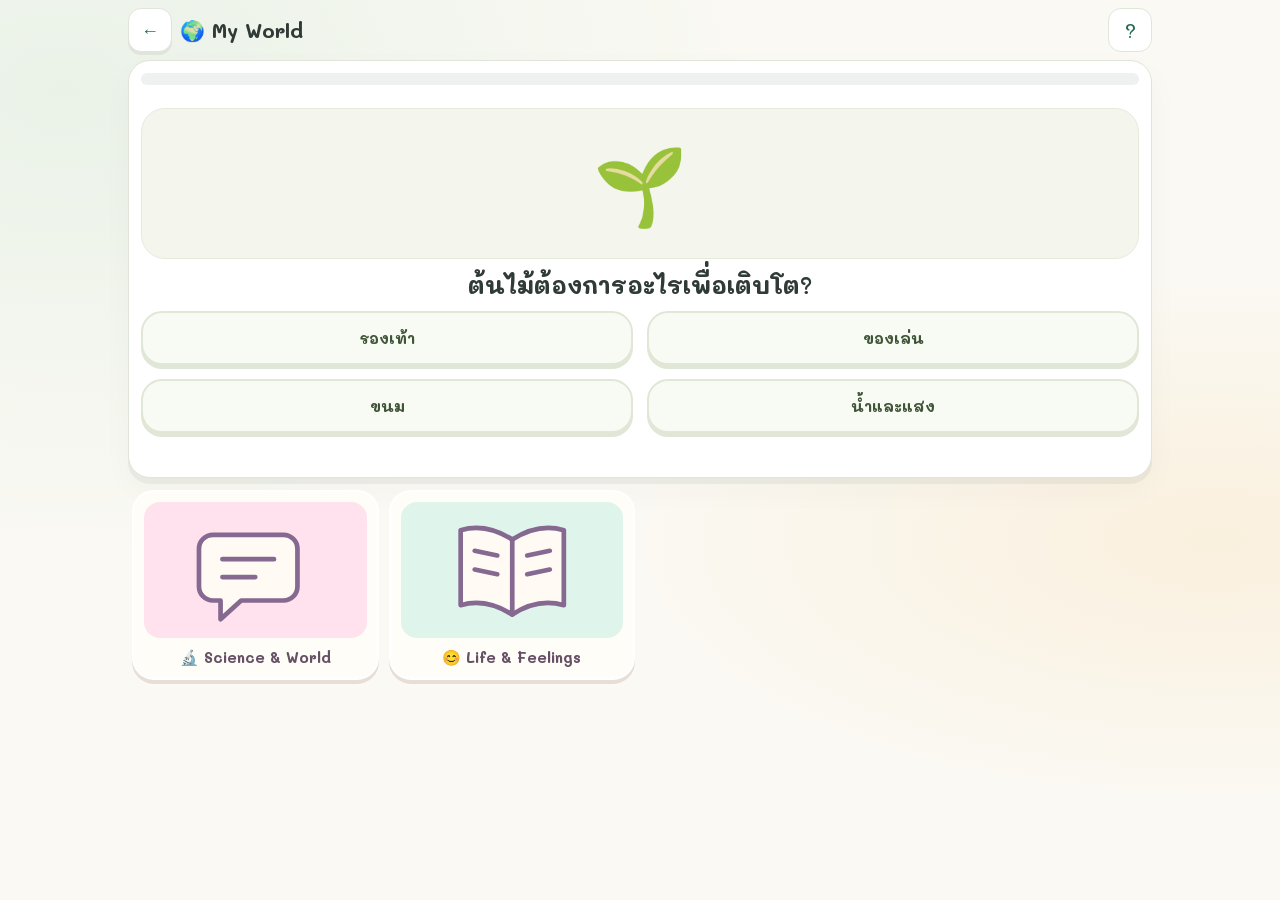
<file: world-life.html>
<!doctype html><html lang="th"><head>
<script src="thai-voice.js?v=20261009"></script><meta charset="utf-8"><meta name="viewport" content="width=device-width, initial-scale=1.0, viewport-fit=cover"><meta name="theme-color" content="#286b59"><title>My World | ปุณณ์ปฤณ เพลินเรียน</title><style>*{box-sizing:border-box;-webkit-tap-highlight-color:transparent}body{margin:0;min-height:100vh;font-family:Mali,'Noto Sans Thai',sans-serif;color:#3d3a59;background:linear-gradient(180deg,#c8f1ff,#f8fff1 55%,#fff4d6)}button{font:inherit}.wrap{max-width:900px;margin:auto;padding:14px 14px 45px}.top{display:flex;align-items:center;gap:10px;padding:10px 12px;border:3px solid #fff;border-radius:22px;background:#ffffffdf;box-shadow:0 8px 0 #dbe7dc}.back{width:44px;height:44px;border:0;border-radius:14px;background:#ecf8f2;font-size:20px}.top h1{margin:0;font-size:1.4rem}.top p{margin:2px 0 0;font:12px 'Noto Sans Thai';color:#74777e}.grade{margin-left:auto;padding:8px 10px;border-radius:999px;background:#fff0b3;font-size:.72rem;font-weight:700}.hero{margin:14px 0;padding:18px;border:4px solid #fff;border-radius:28px;background:linear-gradient(135deg,#54cfa7,#53bfea 60%,#8d71e8);color:#fff;box-shadow:0 9px 0 #d7dfdf}.hero h2{margin:0;font-size:clamp(1.5rem,5vw,2.2rem)}.hero p{margin:5px 0 0;font:13px 'Noto Sans Thai';opacity:.9}.tabs{display:grid;grid-template-columns:1fr 1fr;gap:8px;margin:14px 0}.tab{border:3px solid #fff;border-radius:20px;padding:12px;background:#fff;font-weight:700;color:#55506f;box-shadow:0 6px 0 #dce1df;cursor:pointer}.tab.on{color:#fff;background:linear-gradient(135deg,#53c99d,#4fb4e6);box-shadow:0 6px 0 #359677}.card{padding:18px;border:4px solid #fff;border-radius:28px;background:#fff;box-shadow:0 9px 0 #dfe4df,0 18px 35px #405d4d18}.visual{min-height:100px;display:grid;place-items:center;font-size:clamp(3rem,12vw,6rem);border-radius:24px;background:linear-gradient(145deg,#ecfbff,#fff7d6)}h3{text-align:center;font-size:1.35rem;margin:15px 0 12px}.answers{display:grid;grid-template-columns:1fr 1fr;gap:9px}.ans{min-height:70px;border:3px solid #fff;border-radius:19px;padding:10px;background:#f2f8f5;color:#45435a;font-weight:700;box-shadow:0 5px 0 #dae4dd;cursor:pointer}.ans.good{background:#d9ffe8;color:#246e4c}.ans.bad{background:#ffe0e8;color:#a44162}.feedback{text-align:center;min-height:30px;margin-top:12px;font-weight:700}.next{display:none;width:100%;margin-top:9px;border:0;border-radius:18px;padding:12px;background:#59c99e;color:#fff;font-weight:700;box-shadow:0 5px 0 #389875}.next.show{display:block}.meter{height:12px;border-radius:99px;background:#eef1ef;margin:0 0 15px;overflow:hidden}.meter i{display:block;height:100%;background:linear-gradient(90deg,#58c99f,#56bcec,#8a70e4)}.finish{display:none;text-align:center}.finish.on{display:block}.finish .big{font-size:72px}.finish button{border:0;border-radius:18px;padding:12px 16px;background:#725fda;color:#fff;font-weight:700}@media(max-width:600px){.answers{grid-template-columns:1fr}.card{padding:14px}}</style><link rel="stylesheet" href="kids-cute-ui.css?v=20261007">
<link rel="stylesheet" href="activity-viewport.css?v=20261007d">
</head><body><div class="wrap"><header class="top"><button class="back" onclick="location.href='index.html'">←</button><div><h1>🌍 My World</h1><p>วิทยาศาสตร์รอบตัว + ทักษะชีวิต</p></div><span class="grade" id="gradeLabel"></span></header><section class="hero"><h2>เรียนรู้โลกและดูแลตัวเอง 🌱</h2><p>สังเกต คิด เลือกสิ่งที่ปลอดภัย และเข้าใจความรู้สึกของตนเอง</p></section><div class="tabs"><button class="tab on" data-mode="science">🔬 Science & World</button><button class="tab" data-mode="life">😊 Life & Feelings</button></div><main class="card" id="game"><div class="meter"><i id="meter"></i></div><div class="visual" id="visual"></div><h3 id="question"></h3><div class="answers" id="answers"></div><div class="feedback" id="feedback"></div><button class="next" id="next">ข้อต่อไป ›</button></main><section class="card finish" id="finish"><div class="big">🌟</div><h2>เก่งมาก!</h2><p>เรียนรู้ครบชุดแล้ว</p><button onclick="restart()">เล่นอีกชุด</button></section></div><script>const grade=localStorage.getItem('punpin_grade_v1')||'k',names={k:'อนุบาล',p1:'ป.1',p2:'ป.2',p3:'ป.3'};document.getElementById('gradeLabel').textContent=names[grade];const D={science:{k:[['🌱','ต้นไม้ต้องการอะไรเพื่อเติบโต?','น้ำและแสง',['น้ำและแสง','ของเล่น','รองเท้า','ขนม']],['🐟','สัตว์ชนิดใดอยู่ในน้ำ?','ปลา',['ปลา','แมว','ไก่','ม้า']],['☀️🌙','สิ่งใดเห็นได้ในตอนกลางวัน?','ดวงอาทิตย์',['ดวงอาทิตย์','ดวงจันทร์เท่านั้น','ดาวเต็มฟ้า','ไม่มีอะไร']],['👃','อวัยวะใดใช้ดมกลิ่น?','จมูก',['จมูก','หู','มือ','เท้า']]],p1:[['🦋','ผีเสื้อเป็นสิ่งมีชีวิตหรือไม่?','เป็น',['เป็น','ไม่เป็น','เป็นของเล่น','เป็นพืช']],['🌧️','เมฆมืดและฝนตกคือสภาพอากาศแบบใด?','ฝนตก',['ฝนตก','แดดจัด','หิมะ','แห้งแล้ง']],['🧊☀️','น้ำแข็งโดนความร้อนจะเกิดอะไร?','ละลาย',['ละลาย','แข็งขึ้น','หายเป็นหิน','เพิ่มจำนวน']],['🌱','ส่วนใดของพืชดูดน้ำจากดิน?','ราก',['ราก','ดอก','ผล','ใบเท่านั้น']]],p2:[['🐸🥚','ลูกอ๊อดโตขึ้นเป็นอะไร?','กบ',['กบ','ปลา','นก','แมว']],['💧🔥','เมื่อน้ำได้รับความร้อนมากจะเกิดอะไร?','กลายเป็นไอน้ำ',['กลายเป็นไอน้ำ','กลายเป็นหิน','กลายเป็นน้ำแข็ง','ไม่มีการเปลี่ยนแปลง']],['🧲📎','แม่เหล็กดูดสิ่งใดได้ดี?','คลิปเหล็ก',['คลิปเหล็ก','ยางลบ','กระดาษ','ไม้']],['🌞🌱','พืชใช้แสงเพื่อช่วยทำอะไร?','สร้างอาหาร',['สร้างอาหาร','เดิน','นอน','ส่งเสียง']]],p3:[['🌎☀️','โลกโคจรรอบอะไร?','ดวงอาทิตย์',['ดวงอาทิตย์','ดวงจันทร์','ดาวอังคาร','เมฆ']],['🧲','ขั้วแม่เหล็กเหมือนกันจะเป็นอย่างไร?','ผลักกัน',['ผลักกัน','ดูดกันเสมอ','ละลาย','หายไป']],['💧☁️🌧️','การระเหย ควบแน่น และฝน เป็นส่วนของอะไร?','วัฏจักรน้ำ',['วัฏจักรน้ำ','ห่วงโซ่อาหาร','วงจรไฟฟ้า','การหายใจ']],['🌿🐛🐦','พืช → หนอน → นก แสดงถึงอะไร?','ห่วงโซ่อาหาร',['ห่วงโซ่อาหาร','วงจรน้ำ','การคูณ','การสะท้อนแสง']]]},life:{k:[['🧼👐','ก่อนกินข้าวควรทำอะไร?','ล้างมือ',['ล้างมือ','วิ่งเล่น','นอน','ซ่อนอาหาร']],['😢','ถ้าเพื่อนร้องไห้ เราควรทำอย่างไร?','ปลอบเพื่อน',['ปลอบเพื่อน','หัวเราะ','แกล้งต่อ','เดินหนีเสมอ']],['🚦','ก่อนข้ามถนนควรทำอะไร?','มองซ้ายขวาและข้ามทางปลอดภัย',['มองซ้ายขวาและข้ามทางปลอดภัย','วิ่งทันที','หลับตา','เล่นโทรศัพท์']],['🪥','อะไรช่วยดูแลฟัน?','แปรงฟัน',['แปรงฟัน','กินลูกอมทั้งวัน','ไม่ต้องทำอะไร','นอนทันที']]],p1:[['😡','เมื่อโกรธ ควรทำอะไรก่อน?','หยุดและหายใจช้า ๆ',['หยุดและหายใจช้า ๆ','ตีเพื่อน','ขว้างของ','ตะโกนใส่ทุกคน']],['🔥','ถ้าเห็นไฟไหม้ ควรทำอย่างไร?','บอกผู้ใหญ่และออกจากพื้นที่',['บอกผู้ใหญ่และออกจากพื้นที่','เข้าไปจับไฟ','ซ่อนตัว','เล่นใกล้ ๆ']],['🎒','หลังใช้ของเสร็จควรทำอะไร?','เก็บเข้าที่',['เก็บเข้าที่','ทิ้งไว้พื้น','ซ่อนของ','โยนทิ้ง']],['🤝','ถ้าเพื่อนขอยืมสีและเราสะดวก ควรทำอย่างไร?','แบ่งปัน',['แบ่งปัน','แย่งของเพื่อน','ทำลายสี','ไม่พูดอะไรเลย']]],p2:[['🔌💧','มือเปียกควรจับปลั๊กไฟหรือไม่?','ไม่ควร',['ไม่ควร','ควร','จับได้เสมอ','เฉพาะตอนรีบ']],['😟','ถ้ากังวลเรื่องเรียน ควรทำอย่างไร?','คุยกับผู้ใหญ่ที่ไว้ใจ',['คุยกับผู้ใหญ่ที่ไว้ใจ','เก็บไว้คนเดียวเสมอ','แกล้งเพื่อน','หนีออกจากบ้าน']],['💰','มีเงินค่าขนมจำกัด ควรทำอย่างไร?','วางแผนใช้เงิน',['วางแผนใช้เงิน','ใช้หมดทันที','ซื้อทุกอย่าง','ยืมตลอดเวลา']],['🕘📚','การทำการบ้านตามเวลาช่วยเรื่องอะไร?','ความรับผิดชอบ',['ความรับผิดชอบ','ทำให้ลืมงาน','ทำให้สาย','ไม่มีประโยชน์']]],p3:[['🌐','ข้อมูลส่วนตัว เช่น รหัสผ่าน ควรบอกคนแปลกหน้าหรือไม่?','ไม่ควร',['ไม่ควร','ควรเสมอ','บอกทุกคน','โพสต์สาธารณะ']],['💬','ถ้ามีความเห็นต่างกับเพื่อน ควรทำอย่างไร?','พูดคุยอย่างสุภาพ',['พูดคุยอย่างสุภาพ','ด่ากัน','เลิกคบทันที','โพสต์ประจาน']],['🚲⛑️','ขี่จักรยานควรสวมอะไร?','หมวกนิรภัย',['หมวกนิรภัย','ผ้าพันคออย่างเดียว','รองเท้าแตะอย่างเดียว','ไม่ต้องสวมอะไร']],['📅','การแบ่งเวลาเรียน เล่น และพัก ช่วยเรื่องอะไร?','จัดการตนเอง',['จัดการตนเอง','ทำให้เหนื่อยเสมอ','ทำให้ลืมงาน','ไม่มีผล']]]}};let mode='science',i=0,locked=false;const $=id=>document.getElementById(id);function shuffle(a){return [...a].sort(()=>Math.random()-.5)}function render(){locked=false;$('finish').classList.remove('on');$('game').style.display='block';const set=D[mode][grade],q=set[i%set.length];$('meter').style.width=((i)/set.length*100)+'%';$('visual').textContent=q[0];$('question').textContent=q[1];$('feedback').textContent='';$('next').classList.remove('show');$('answers').innerHTML='';shuffle(q[3]).forEach(x=>{const b=document.createElement('button');b.className='ans';b.textContent=x;b.onclick=()=>answer(b,x,q[2]);$('answers').appendChild(b)})}function answer(b,v,a){if(locked)return;if(v===a){locked=true;b.classList.add('good');$('feedback').textContent='ถูกต้อง เก่งมาก! ⭐';[...$('answers').children].forEach(x=>x.disabled=true);$('next').classList.add('show')}else{b.classList.add('bad');$('feedback').textContent='ลองคิดอีกครั้งนะ';setTimeout(()=>b.classList.remove('bad'),400)}}$('next').onclick=()=>{i++;if(i>=D[mode][grade].length){$('meter').style.width='100%';$('game').style.display='none';$('finish').classList.add('on')}else render()};document.querySelectorAll('.tab').forEach(b=>b.onclick=()=>{mode=b.dataset.mode;i=0;document.querySelectorAll('.tab').forEach(x=>x.classList.toggle('on',x===b));render()});function restart(){i=0;render()}window.restart=restart;render();</script><script src="kids-sfx.js?v=20261017brand"></script>
<script src="playground-ui.js?v=20261017brand"></script><script src="activity-viewport.js?v=20261009cardsall"></script><script src="all-category-cards.js?v=20261009all"></script>
</body></html>
</file>
<file: ui-polish.css>
/* PUN & PIN — premium kids app visual layer. Existing content and game logic remain unchanged. */
:root{--ink:#25315f!important;--pink:#ff4f91!important;--sun:#ffbd24!important;--sky:#24aef2!important;--grape:#7655e8!important;--mint:#20c9a8!important;--shadow-soft:0 18px 40px rgba(49,69,140,.18)!important;--shadow-press:0 5px 0 rgba(50,58,130,.14)!important}
*{box-sizing:border-box}html{background:#dff5ff}body{color:var(--ink)!important;background:radial-gradient(circle at 12% 5%,#fff7bd 0 3%,transparent 14%),radial-gradient(circle at 85% 12%,#e5dfff 0 5%,transparent 18%),linear-gradient(#7ed9ff 0 260px,#d9f8ff 520px,#f9fbff 900px)!important;background-attachment:fixed!important}
body:before{content:"";position:fixed;inset:0 0 auto;height:440px;pointer-events:none;background:radial-gradient(ellipse at 8% 38%,#fff 0 4%,transparent 4.5%),radial-gradient(ellipse at 14% 40%,#fff 0 5%,transparent 5.5%),radial-gradient(ellipse at 78% 26%,#fff 0 5%,transparent 5.5%),radial-gradient(ellipse at 86% 28%,#fff 0 6%,transparent 6.5%);opacity:.72;z-index:0}.wrap{position:relative;z-index:1;max-width:1380px!important;padding:14px 18px 42px!important}
.appbar{position:sticky!important;top:8px!important;z-index:500!important;min-height:72px;padding:9px 14px!important;margin-bottom:14px!important;border:2px solid rgba(255,255,255,.92)!important;border-radius:24px!important;background:rgba(255,255,255,.86)!important;backdrop-filter:blur(18px) saturate(1.2);box-shadow:0 10px 28px rgba(45,79,151,.15)!important}.logo{width:58px!important;height:58px!important;border-radius:19px!important;border:3px solid #fff!important;background:linear-gradient(145deg,#36baff,#7564ef 48%,#ff5797)!important;box-shadow:0 6px 0 #d9d4f3,0 11px 24px rgba(72,65,164,.2)!important}.appbar h1{font-size:clamp(1.15rem,2vw,1.65rem)!important}.appbar h1 span{background:linear-gradient(90deg,#168fef,#7858e9,#ff428b);-webkit-background-clip:text;background-clip:text;color:transparent!important}.fsbtn{border:2px solid #fff!important;border-radius:16px!important;background:#fff!important;box-shadow:0 5px 0 #dce5f4!important}
.hero{min-height:350px!important;padding:36px 42px!important;border:4px solid #fff!important;border-radius:36px!important;background:radial-gradient(circle at 82% 18%,rgba(255,255,255,.9) 0 5%,transparent 5.5%),radial-gradient(circle at 74% 35%,#fff5a5 0 3%,transparent 14%),linear-gradient(125deg,#40bdf4 0%,#7270ee 49%,#d66fe8 100%)!important;box-shadow:0 10px 0 rgba(72,83,172,.13),0 28px 50px rgba(48,65,137,.2)!important;overflow:hidden!important}.hero:before{width:360px!important;height:360px!important;right:-65px!important;top:-100px!important;background:rgba(255,255,255,.16)!important;border:3px solid rgba(255,255,255,.18)!important}.hero:after{width:210px!important;height:210px!important;right:16%!important;bottom:-110px!important;background:#5ee1bb!important;opacity:.34!important}.hero h2{font-size:clamp(2rem,5vw,4.1rem)!important;line-height:1.04!important;letter-spacing:-1.8px!important;text-shadow:0 4px 0 rgba(58,55,151,.16)!important}.hero p{font-size:1.05rem!important;max-width:580px!important}.eyebrow{padding:8px 13px!important;border:2px solid rgba(255,255,255,.4)!important;background:rgba(255,255,255,.2)!important;border-radius:999px!important}.artBubble{width:min(270px,30vw)!important;height:min(270px,30vw)!important;border:7px solid #fff!important;background:linear-gradient(150deg,#fff7c9,#ffd9ec 52%,#d7f6ff)!important;box-shadow:0 9px 0 rgba(70,58,155,.13),0 24px 40px rgba(48,45,120,.23)!important;animation:floatHero 3.5s ease-in-out infinite}@keyframes floatHero{50%{transform:translateY(-10px) rotate(2deg)}}
.sectionHead{margin:28px 3px 13px!important}.sectionHead h2{font-size:1.65rem!important}.tinyPill{padding:8px 13px!important;border:2px solid #fff!important;border-radius:999px!important;background:#fff!important;box-shadow:0 5px 14px rgba(55,70,130,.1)!important}
.activityGrid{grid-template-columns:repeat(3,minmax(0,1fr))!important;gap:16px!important}.activity{position:relative!important;min-height:290px!important;padding:16px!important;border:4px solid #fff!important;border-radius:28px!important;box-shadow:0 7px 0 rgba(57,69,143,.1),0 18px 28px rgba(55,72,143,.12)!important;overflow:hidden!important;transition:.22s ease!important}.activity:before{content:counter(activity);counter-increment:activity;position:absolute;top:12px;left:12px;width:44px;height:44px;display:grid;place-items:center;border-radius:14px;color:#fff;font:800 1.25rem Mali,sans-serif;background:linear-gradient(145deg,#ff5b9b,#ef3279);border:3px solid #fff;box-shadow:0 4px 0 rgba(132,50,103,.16);z-index:5}.activityGrid{counter-reset:activity}.activity:nth-child(2):before,.activity:nth-child(8):before{background:linear-gradient(145deg,#ffb72b,#f48618)}.activity:nth-child(3):before{background:linear-gradient(145deg,#71d849,#36aa35)}.activity:nth-child(4):before,.activity:nth-child(9):before{background:linear-gradient(145deg,#45b9ff,#2778e8)}.activity:nth-child(5):before{background:linear-gradient(145deg,#ae73f5,#7450db)}.activity:nth-child(6):before{background:linear-gradient(145deg,#ff6c83,#ed3c5d)}.activity:nth-child(7):before{background:linear-gradient(145deg,#4fd9c7,#1daea4)}
.activity:nth-child(1){background:linear-gradient(#fff5fa,#ffdbe9)!important}.activity:nth-child(2){background:linear-gradient(#fff9e8,#ffe5aa)!important}.activity:nth-child(3){background:linear-gradient(#f5ffec,#d8f7bc)!important}.activity:nth-child(4){background:linear-gradient(#eefaff,#cfeaff)!important}.activity:nth-child(5){background:linear-gradient(#faf3ff,#e8d6ff)!important}.activity:nth-child(6){background:linear-gradient(#fff2f5,#ffd5dc)!important}.activity:nth-child(7){background:linear-gradient(#effffc,#c9f3ed)!important}.activity:nth-child(8){background:linear-gradient(#fff9ed,#ffe6bd)!important}.activity:nth-child(9){background:linear-gradient(#f1f8ff,#d8eaff)!important}.activityIcon{height:150px!important;margin-bottom:13px!important;border:3px solid rgba(255,255,255,.96)!important;border-radius:22px!important;background:rgba(255,255,255,.58)!important;box-shadow:inset 0 2px #fff,0 8px 15px rgba(54,73,140,.09)!important;font-size:5.1rem!important}.activity h3{font-size:1.28rem!important}.activity p{font-size:.91rem!important;line-height:1.45!important}.activity:not(.locked):hover{transform:translateY(-7px) scale(1.015)!important;box-shadow:0 9px 0 rgba(57,69,143,.09),0 25px 36px rgba(55,72,143,.18)!important}.activity:not(.locked):active{transform:translateY(2px) scale(.99)!important}.go{width:43px!important;height:43px!important;border:3px solid #fff!important;background:linear-gradient(145deg,#ff5c9a,#e83d7f)!important;box-shadow:0 5px 0 rgba(151,43,101,.17)!important}
.mathPanel,.jigsawPanel,.dressPicker,.board,.rack{border:3px solid #fff!important;border-radius:28px!important;background:rgba(255,255,255,.94)!important;box-shadow:0 8px 0 rgba(58,72,137,.06),0 18px 34px rgba(53,70,134,.12)!important}.questionCard{border:3px solid #fff!important;border-radius:25px!important;background:linear-gradient(145deg,#e7f8ff,#f4e9ff 50%,#fff1b9)!important}.scoreBox,.chip,.levelBtn,.difficultyBtn{border:2px solid #fff!important;box-shadow:0 4px 0 rgba(59,69,130,.08)!important}.answerBtn{border:3px solid #fff!important;border-radius:20px!important;box-shadow:0 6px 0 #d8e0ee!important}.roundBack,.tbtn,.tool .b{border:2px solid #fff!important;border-radius:16px!important;box-shadow:0 5px 0 rgba(60,68,125,.1)!important}.chip.on,.levelBtn.on,.difficultyBtn.on{color:#fff!important;background:linear-gradient(145deg,#7d61e9,#a05ee5)!important}
.grid{gap:15px!important}.card{border:3px solid #fff!important;border-radius:24px!important;background:#fff!important;box-shadow:0 6px 0 rgba(59,73,135,.07),0 14px 24px rgba(52,70,132,.1)!important;transition:.2s ease!important}.card:hover{transform:translateY(-6px) scale(1.01)!important}.rack{background:linear-gradient(#fff,#f5f8ff)!important}.thaiTile{border:3px solid #fff!important;border-radius:20px!important;background:#fff!important;box-shadow:0 5px 0 rgba(56,69,130,.07)!important}.memFace{border:3px solid #fff!important}.memBack{background:linear-gradient(145deg,#54baff,#775ae8 55%,#ff5c98)!important}.dressStage{border:4px solid #fff!important;border-radius:30px!important;background:linear-gradient(#dff6ff,#fff1f7)!important;box-shadow:0 8px 0 rgba(58,72,137,.07)!important}.successPopup{background:rgba(31,48,104,.38)!important;backdrop-filter:blur(10px)!important}.successBox{border:6px solid #fff!important;border-radius:34px!important;background:linear-gradient(145deg,#fff9c8,#ffe0ed 48%,#dcf5ff)!important;box-shadow:0 10px 0 rgba(58,67,132,.1),0 30px 70px rgba(36,47,105,.35)!important}.successBtn{border:3px solid #fff!important;border-radius:18px!important;background:linear-gradient(145deg,#ff5c99,#7a5ce7)!important}.successBtn.secondary{background:#fff!important}footer{opacity:.58!important;margin-top:35px!important}
@media(min-width:1180px){.activityGrid{grid-template-columns:repeat(5,minmax(0,1fr))!important}.activity{min-height:280px!important}.activityIcon{height:135px!important;font-size:4.7rem!important}}
@media(max-width:820px){.hero{padding:28px!important;min-height:310px!important}.activityGrid{grid-template-columns:repeat(2,minmax(0,1fr))!important}.artBubble{width:190px!important;height:190px!important}}
@media(max-width:540px){body{background:linear-gradient(#8ddcff 0 190px,#e8f9ff 390px,#fbfcff 700px)!important}.wrap{padding:8px 10px 30px!important}.appbar{top:5px!important;border-radius:18px!important;min-height:60px}.logo{width:48px!important;height:48px!important;border-radius:15px!important}.hero{min-height:280px!important;padding:24px 20px!important;border-radius:26px!important}.hero h2{font-size:2.25rem!important}.artBubble{display:none!important}.activityGrid{grid-template-columns:1fr!important;gap:12px!important}.activity{min-height:0!important;display:grid!important;grid-template-columns:112px 1fr!important;grid-template-rows:auto auto!important;column-gap:13px!important;padding:12px!important;border-radius:22px!important}.activity:before{width:36px;height:36px;border-radius:11px;font-size:1rem;top:9px;left:9px}.activityIcon{grid-row:1/3;height:108px!important;margin:0!important;border-radius:18px!important;font-size:3.5rem!important}.activity h3{align-self:end;margin:3px 0!important;font-size:1.1rem!important}.activity p{align-self:start;margin:0!important;font-size:.82rem!important}.go{right:10px!important;bottom:10px!important;width:34px!important;height:34px!important}.sectionHead h2{font-size:1.35rem!important}.grid{gap:11px!important}.card{border-radius:19px!important}}
</file>
<file: premium-ui.css>
/* PUN&PIN Learning World UI */
:root{--pp-ink:#302657;--pp-muted:#756e96;--pp-violet:#7457e9;--pp-pink:#ff5f9d;--pp-blue:#43bff1;--pp-mint:#51d3aa;--pp-yellow:#ffd34f}
html{background:#f6f8ff}body{color:var(--pp-ink)!important;background:linear-gradient(180deg,#eef8ff,#faf8ff 40%,#fff9fb)!important;overflow-x:hidden}.wrap{position:relative;max-width:1320px!important;padding:16px clamp(12px,2.7vw,34px) 70px!important}.appbar{position:sticky!important;top:8px!important;z-index:200!important;padding:9px 11px!important;border:1px solid #fff!important;border-radius:22px!important;background:#ffffffdf!important;backdrop-filter:blur(18px)!important;box-shadow:0 12px 30px #422f7517!important}.logo{border:3px solid #fff!important;background:linear-gradient(145deg,#ff6aa5,#8663ef 58%,#43c0ef)!important;box-shadow:0 8px 17px #684cbe3d!important}.fsbtn{border:0!important;border-radius:15px!important;background:#f4f0ff!important}.hero{position:relative!important;min-height:390px!important;display:grid!important;grid-template-columns:1.08fr .92fr!important;align-items:center!important;padding:clamp(32px,5vw,64px)!important;border-radius:42px!important;overflow:hidden!important;color:#fff!important;background:radial-gradient(circle at 80% 20%,#ffffff35 0 70px,transparent 72px),linear-gradient(130deg,#6550d6,#8b63ed 46%,#ff69a3)!important;box-shadow:0 28px 70px #5439a744!important}.hero h2{font-size:clamp(2.4rem,5.6vw,4.8rem)!important;line-height:1.02!important}.hero p{color:#fff!important}.artBubble{border:7px solid #fff!important;background:radial-gradient(circle at 30% 25%,#fff,#fff2f8 55%,#e8f8ff)!important;box-shadow:0 28px 60px #311f6760!important;animation:ppFloat 3.8s ease-in-out infinite!important}@keyframes ppFloat{50%{transform:translateY(-10px) rotate(2deg)}}
/* Dressing uses the same section visibility rules as other games. */.activityGrid{display:grid!important;grid-template-columns:repeat(3,minmax(0,1fr))!important;gap:17px!important}.activity{position:relative!important;min-height:270px!important;padding:16px!important;border:3px solid #fff!important;border-radius:30px!important;overflow:hidden!important;box-shadow:0 8px 0 #4c37890d,0 18px 38px #412c7e1f!important;transition:.22s!important}.activity:nth-child(3n+1){background:linear-gradient(145deg,#fff0f6,#ffe8c5)!important}.activity:nth-child(3n+2){background:linear-gradient(145deg,#f0ebff,#dff5ff)!important}.activity:nth-child(3n){background:linear-gradient(145deg,#e8fff6,#fff2c4)!important}.activity:hover{transform:translateY(-7px)!important}.activityIcon{height:145px!important;border:2px solid #fff!important;border-radius:24px!important;background:#ffffff70!important;font-size:5rem!important}.go{border:3px solid #fff!important;background:linear-gradient(135deg,#ff5f9d,#7759e0)!important;color:#fff!important}.collectionTop,.mathBar,.mathPanel,.jigsawPanel,.rack,.board{border:2px solid #fff!important;border-radius:28px!important;background:#ffffffed!important;box-shadow:0 16px 38px #3d2c6f1c!important}.levelBtn.on,.difficultyBtn.on,.chip.on{background:linear-gradient(135deg,#8063eb,#ff6ca5)!important;color:#fff!important}.answerBtn,.card,.thaiTile{border:2px solid #fff!important;background:#fff!important;box-shadow:0 8px 24px #392a6a16!important}.successPopup{backdrop-filter:blur(9px)!important}.successBox{border:6px solid #fff!important;background:linear-gradient(145deg,#fff7c9,#ffe6f0 48%,#e3f5ff)!important}
/* learning world */
.ppDash{display:grid;grid-template-columns:1.25fr 1fr;gap:16px;margin:18px 0}.ppHello,.ppStats{background:#fff;border:2px solid #fff;border-radius:28px;box-shadow:0 14px 35px #3e2d7617}.ppHello{display:flex;align-items:center;gap:16px;padding:18px 22px}.ppMascot{width:76px;height:76px;display:grid;place-items:center;border-radius:24px;background:linear-gradient(145deg,#fff1b9,#ffd8e7);font-size:44px;box-shadow:inset 0 0 0 3px #fff}.ppHello small,.ppHello p{color:#82799c}.ppHello h3{margin:2px 0;font-size:1.35rem}.ppHello p{margin:0;font-size:.9rem}.ppStats{display:grid;grid-template-columns:repeat(3,1fr);padding:10px}.ppStats div{display:grid;place-items:center;padding:12px 6px;border-right:1px solid #eee9f7}.ppStats div:last-child{border:0}.ppStats b{font-size:1.3rem}.ppStats small{font-size:.72rem;color:#817a96;text-align:center;margin-top:3px}.ppDaily{padding:22px;margin:18px 0 28px;border-radius:32px;background:linear-gradient(135deg,#fff7c9,#fff0f6 48%,#e8f8ff);border:3px solid #fff;box-shadow:0 16px 38px #4633781a}.ppDailyHead,.ppAchHead{display:flex;justify-content:space-between;align-items:center;margin-bottom:16px}.ppDailyHead span,.ppAchHead span{font-weight:700;color:#795fd1}.ppDailyHead h3,.ppAchHead h3{margin:3px 0;font-size:1.45rem}.ppReward{padding:8px 12px!important;border-radius:999px;background:#fff;color:#725bc6!important;font-size:.78rem}.ppPath{display:grid;grid-template-columns:1fr 35px 1fr 35px 1fr;align-items:center}.ppPath em{text-align:center;font-size:35px;color:#b0a4d1;font-style:normal}.ppPath button{position:relative;border:0;border-radius:24px;padding:18px 12px;background:#fff;box-shadow:0 7px 0 #e7def0,0 13px 25px #4c39721a;font-family:inherit;color:var(--pp-ink);cursor:pointer;transition:.18s}.ppPath button:hover{transform:translateY(-4px)}.ppPath button i{position:absolute;left:10px;top:10px;width:25px;height:25px;border-radius:50%;display:grid;place-items:center;background:#735bd9;color:#fff;font-style:normal;font-size:.75rem}.ppPath button span{display:block;font-size:42px}.ppPath button b,.ppPath button small{display:block}.ppPath button small{color:#847c9b;margin-top:3px}.ppAchievements{margin:35px 0 15px;padding:22px;border-radius:30px;background:#fff;border:2px solid #fff;box-shadow:0 15px 35px #392a6c15}.ppBadges{display:grid;grid-template-columns:repeat(4,1fr);gap:12px}.ppBadges div{display:grid;place-items:center;gap:4px;padding:17px 8px;border-radius:21px;background:#f3f1f7;filter:grayscale(1);opacity:.45;font-size:36px;text-align:center}.ppBadges div.unlocked{filter:none;opacity:1;background:linear-gradient(145deg,#fff8ca,#ffe9f2);box-shadow:inset 0 0 0 2px #fff}.ppBadges b{font-size:.85rem}.ppBadges small{font-size:.7rem;color:#827a98}
@media(max-width:980px){.hero{grid-template-columns:1fr!important}.activityGrid{grid-template-columns:repeat(2,1fr)!important}.ppDash{grid-template-columns:1fr}}
@media(max-width:640px){.wrap{padding:9px 10px 48px!important}.hero{min-height:0!important;padding:28px 20px!important;border-radius:28px!important}.hero h2{font-size:2.55rem!important}.heroArt{display:none!important}.activityGrid{grid-template-columns:1fr!important}.activity{min-height:0!important;display:grid!important;grid-template-columns:104px 1fr!important;gap:13px!important;padding:13px!important}.activityIcon{height:96px!important;margin:0!important;font-size:3.3rem!important}.ppHello{padding:13px}.ppMascot{width:60px;height:60px;font-size:35px}.ppStats b{font-size:1.05rem}.ppStats small{font-size:.62rem}.ppDaily{padding:15px;border-radius:24px}.ppDailyHead{align-items:flex-start}.ppReward{display:none}.ppPath{grid-template-columns:1fr;gap:10px}.ppPath em{display:none}.ppPath button{display:grid;grid-template-columns:45px 1fr;align-items:center;text-align:left;padding:12px 14px 12px 48px}.ppPath button span{font-size:34px;grid-row:1/3}.ppPath button i{left:9px;top:18px}.ppBadges{grid-template-columns:repeat(2,1fr)}}
@media(prefers-reduced-motion:reduce){*{animation:none!important;transition:none!important}}
</file>
<file: learning-plus.css>
.ppContinue{margin:18px 0 22px;padding:17px 18px;border-radius:24px;background:#fff;border:2px solid #fff;box-shadow:0 12px 28px #3d2c7018;display:flex;align-items:center;justify-content:space-between;gap:18px}.ppContinueCopy{min-width:0;flex:1}.ppMiniLabel{font-size:.76rem;font-weight:700;color:#7c63d4}.ppContinue h3{margin:2px 0;font-size:1.32rem}.ppContinue p{margin:0 0 9px;color:#807896;font-size:.86rem}.ppProgress{height:8px;border-radius:999px;background:#eeeaf7;overflow:hidden;max-width:420px}.ppProgress i{display:block;height:100%;border-radius:inherit;background:linear-gradient(90deg,#7a61e7,#ff6aa3,#ffd45b)}.ppContinue small{display:block;margin-top:5px;color:#9991aa;font-size:.7rem}.ppContinueBtn{border:0;border-radius:18px;padding:13px 18px;background:linear-gradient(135deg,#755de1,#ff659f);color:#fff;font-family:inherit;font-weight:700;box-shadow:0 7px 0 #5b43b6,0 11px 20px #573d9c2a;cursor:pointer;white-space:nowrap}.ppContinueBtn:active{transform:translateY(4px);box-shadow:0 3px 0 #5b43b6}.ppMoreLearning{margin:26px 0 34px;padding:22px;border-radius:30px;background:linear-gradient(135deg,#eef9ff,#fff4fb 48%,#fff8cf);border:3px solid #fff;box-shadow:0 16px 36px #3e2d7417}.ppMoreHead{display:flex;justify-content:space-between;align-items:center;gap:12px;margin-bottom:15px}.ppMoreHead span{color:#705ac7;font-weight:700}.ppMoreHead h3{margin:4px 0;font-size:1.4rem}.ppParentBtn{border:0;border-radius:16px;padding:11px 14px;background:#fff;color:#4d3c7a;font-family:inherit;box-shadow:0 8px 20px #3a2a6a17;cursor:pointer}.ppTrackGrid{display:grid;grid-template-columns:repeat(3,1fr);gap:12px;margin-bottom:13px}.track{text-decoration:none;border:0;color:#332a57;border-radius:23px;padding:14px 15px;display:grid;grid-template-columns:52px 1fr 28px;align-items:center;gap:9px;text-align:left;font-family:inherit;cursor:pointer;box-shadow:0 8px 0 #e6deef,0 14px 24px #49367517}.track.eng{background:linear-gradient(145deg,#eaf7ff,#f1ebff)}.track.math{background:linear-gradient(145deg,#fff7c5,#ffe9d3)}.track.create{background:linear-gradient(145deg,#ffe8f2,#e8fff6)}.track>span{font-size:34px}.track b,.track small{display:block}.track small{font-size:.72rem;color:#7e7693;margin-top:2px}.track em{font-style:normal;font-size:22px;color:#7b68c8}.ppMoreGrid{display:grid;grid-template-columns:repeat(4,1fr);gap:12px}.ppMoreGrid a{text-decoration:none;color:#342b58;background:#fff;border:2px solid #fff;border-radius:22px;padding:16px;display:grid;gap:4px;box-shadow:0 8px 0 #e8e0f1,0 14px 25px #49367517;transition:.18s}.ppMoreGrid a:hover,.track:hover{transform:translateY(-4px)}.ppMoreGrid a span{font-size:38px}.ppMoreGrid b{font-size:.98rem}.ppMoreGrid small{color:#817a96}.ppParentModal{position:fixed;inset:0;z-index:9999;background:#2f254e88;backdrop-filter:blur(8px);display:none;place-items:center;padding:18px}.ppParentModal.on{display:grid}.ppParentCard{position:relative;width:min(620px,96vw);background:#fff;border:5px solid #fff;border-radius:30px;padding:25px;box-shadow:0 35px 80px #241a4d55}.ppClose{position:absolute;right:15px;top:15px;border:0;border-radius:50%;width:38px;height:38px;background:#f1edff;cursor:pointer}.ppParentTitle{font-size:1.65rem;font-weight:700}.ppParentCard>p{color:#817a96}.ppParentStats{display:grid;grid-template-columns:repeat(4,1fr);gap:10px}.ppParentStats div{padding:16px 8px;border-radius:19px;background:linear-gradient(145deg,#fff7cd,#f1f7ff);text-align:center}.ppParentStats b,.ppParentStats span{display:block}.ppParentStats b{font-size:1.65rem}.ppParentStats span{font-size:.72rem;color:#77708e;margin-top:3px}.ppParentGoal{margin-top:15px;padding:14px;border-radius:18px;background:#faf8ff}.ppParentGoal>div:first-child{display:flex;justify-content:space-between;font-size:.8rem}.ppParentProgress{height:10px;margin-top:8px;background:#e9e4f2;border-radius:999px;overflow:hidden}.ppParentProgress i{display:block;height:100%;background:linear-gradient(90deg,#725bdd,#ff6aa3,#ffd75e);border-radius:inherit}.ppParentTips{display:grid;gap:3px;margin-top:12px;padding:12px 14px;border-radius:16px;background:#eefaff}.ppParentTips span{font-size:.78rem;color:#6f6882;line-height:1.5}.ppParentNote{margin-top:12px;padding:12px 14px;border-radius:16px;background:#f5f2ff;color:#726989;font-size:.8rem;line-height:1.5}@media(max-width:820px){.ppTrackGrid{grid-template-columns:1fr}.ppMoreGrid{grid-template-columns:repeat(2,1fr)}.ppParentStats{grid-template-columns:repeat(2,1fr)}}@media(max-width:520px){.ppContinue{padding:13px;border-radius:20px}.ppContinueBtn{padding:11px 13px;font-size:.78rem}.ppContinue h3{font-size:1.05rem}.ppContinue p{font-size:.75rem}.ppMoreLearning{padding:14px;border-radius:23px}.ppMoreHead{align-items:flex-start}.ppParentBtn{font-size:.72rem}.track{grid-template-columns:42px 1fr 22px;padding:11px;border-radius:18px}.track>span{font-size:29px}.ppMoreGrid{grid-template-columns:1fr 1fr;gap:9px}.ppMoreGrid a{padding:12px;border-radius:18px}.ppMoreGrid a span{font-size:31px}.ppMoreGrid b{font-size:.82rem}.ppMoreGrid small{font-size:.66rem}}
</file>
<file: kids-cute-ui.css>
@font-face {
  font-family: 'Mali';
  font-style: normal;
  font-display: swap;
  font-weight: 500;
  src: url('fonts/mali-thai-500-normal.woff2') format('woff2');
  unicode-range: U+02D7,U+0303,U+0331,U+0E01-0E5B,U+200C-200D,U+25CC;
}
@font-face {
  font-family: 'Mali';
  font-style: normal;
  font-display: swap;
  font-weight: 500;
  src: url('fonts/mali-latin-500-normal.woff2') format('woff2');
  unicode-range: U+0000-00FF,U+0131,U+0152-0153,U+02BB-02BC,U+02C6,U+02DA,U+02DC,U+0304,U+0308,U+0329,U+2000-206F,U+20AC,U+2122,U+2191,U+2193,U+2212,U+2215,U+FEFF,U+FFFD;
}
@font-face {
  font-family: 'Mali';
  font-style: normal;
  font-display: swap;
  font-weight: 600;
  src: url('fonts/mali-thai-600-normal.woff2') format('woff2');
  unicode-range: U+02D7,U+0303,U+0331,U+0E01-0E5B,U+200C-200D,U+25CC;
}
@font-face {
  font-family: 'Mali';
  font-style: normal;
  font-display: swap;
  font-weight: 600;
  src: url('fonts/mali-latin-600-normal.woff2') format('woff2');
  unicode-range: U+0000-00FF,U+0131,U+0152-0153,U+02BB-02BC,U+02C6,U+02DA,U+02DC,U+0304,U+0308,U+0329,U+2000-206F,U+20AC,U+2122,U+2191,U+2193,U+2212,U+2215,U+FEFF,U+FFFD;
}
@font-face {
  font-family: 'Mali';
  font-style: normal;
  font-display: swap;
  font-weight: 700;
  src: url('fonts/mali-thai-700-normal.woff2') format('woff2');
  unicode-range: U+02D7,U+0303,U+0331,U+0E01-0E5B,U+200C-200D,U+25CC;
}
@font-face {
  font-family: 'Mali';
  font-style: normal;
  font-display: swap;
  font-weight: 700;
  src: url('fonts/mali-latin-700-normal.woff2') format('woff2');
  unicode-range: U+0000-00FF,U+0131,U+0152-0153,U+02BB-02BC,U+02C6,U+02DA,U+02DC,U+0304,U+0308,U+0329,U+2000-206F,U+20AC,U+2122,U+2191,U+2193,U+2212,U+2215,U+FEFF,U+FFFD;
}
@font-face {
  font-family: 'Noto Sans Thai';
  font-style: normal;
  font-display: swap;
  font-weight: 400;
  src: url('fonts/noto-sans-thai-thai-400-normal.woff2') format('woff2');
  unicode-range: U+02D7,U+0303,U+0331,U+0E01-0E5B,U+200C-200D,U+25CC;
}
@font-face {
  font-family: 'Noto Sans Thai';
  font-style: normal;
  font-display: swap;
  font-weight: 400;
  src: url('fonts/noto-sans-thai-latin-400-normal.woff2') format('woff2');
  unicode-range: U+0000-00FF,U+0131,U+0152-0153,U+02BB-02BC,U+02C6,U+02DA,U+02DC,U+0304,U+0308,U+0329,U+2000-206F,U+20AC,U+2122,U+2191,U+2193,U+2212,U+2215,U+FEFF,U+FFFD;
}
@font-face {
  font-family: 'Noto Sans Thai';
  font-style: normal;
  font-display: swap;
  font-weight: 600;
  src: url('fonts/noto-sans-thai-thai-600-normal.woff2') format('woff2');
  unicode-range: U+02D7,U+0303,U+0331,U+0E01-0E5B,U+200C-200D,U+25CC;
}
@font-face {
  font-family: 'Noto Sans Thai';
  font-style: normal;
  font-display: swap;
  font-weight: 600;
  src: url('fonts/noto-sans-thai-latin-600-normal.woff2') format('woff2');
  unicode-range: U+0000-00FF,U+0131,U+0152-0153,U+02BB-02BC,U+02C6,U+02DA,U+02DC,U+0304,U+0308,U+0329,U+2000-206F,U+20AC,U+2122,U+2191,U+2193,U+2212,U+2215,U+FEFF,U+FFFD;
}
@font-face {
  font-family: 'Noto Sans Thai';
  font-style: normal;
  font-display: swap;
  font-weight: 700;
  src: url('fonts/noto-sans-thai-thai-700-normal.woff2') format('woff2');
  unicode-range: U+02D7,U+0303,U+0331,U+0E01-0E5B,U+200C-200D,U+25CC;
}
@font-face {
  font-family: 'Noto Sans Thai';
  font-style: normal;
  font-display: swap;
  font-weight: 700;
  src: url('fonts/noto-sans-thai-latin-700-normal.woff2') format('woff2');
  unicode-range: U+0000-00FF,U+0131,U+0152-0153,U+02BB-02BC,U+02C6,U+02DA,U+02DC,U+0304,U+0308,U+0329,U+2000-206F,U+20AC,U+2122,U+2191,U+2193,U+2212,U+2215,U+FEFF,U+FFFD;
}
/* PUN&PIN Playground — one visual language for every activity. */
:root{--pp-ink:#303b38;--pp-muted:#63716b;--pp-green:#286b59;--pp-purple:#685399;--pp-pink:#ef9eab;--pp-sky:#a5d7e8;--pp-mint:#a7d5be;--pp-yellow:#f5d280;--pp-line:#e5e8de;--pp-shadow:0 6px 0 #253e3510,0 12px 32px #30473b08;--ink:var(--pp-ink);--grape:var(--pp-purple);--shadow-soft:var(--pp-shadow);--r-lg:28px}
html{background:#faf9f3;scroll-padding-top:105px}body{color:var(--pp-ink)!important;background:radial-gradient(ellipse at 5% 10%,#eaf2e8,transparent 40%),radial-gradient(ellipse at 95% 60%,#faf0de,transparent 35%),#faf9f3!important;font-family:'Mali','Noto Sans Thai',Tahoma,sans-serif;isolation:isolate;overflow-x:clip!important}body:before,body:after,#home:before,#home:after{display:none!important}*{box-sizing:border-box}button,a,[role=button]{touch-action:manipulation}button{color:inherit;cursor:pointer}button:disabled{cursor:default}button:focus-visible,a:focus-visible,[tabindex]:focus-visible{outline:3px solid #286b59!important;outline-offset:5px!important}button:active:not(:disabled){transform:translateY(2px)!important}button,[role=button],a{transition:transform .18s ease,box-shadow .18s ease,background .18s ease}p,small{line-height:1.65}input,textarea{user-select:text!important;-webkit-user-select:text!important}body [hidden],.kwLegacyHidden{display:none!important}.wrap{max-width:1240px!important;padding:24px clamp(16px,4vw,42px) 40px!important;margin:auto}.appbar,.top{position:relative!important;top:auto!important;display:flex;align-items:center;gap:12px;background:transparent!important;border:0!important;border-radius:0!important;box-shadow:none!important;backdrop-filter:none!important;padding:0 0 20px!important;margin:0 0 10px!important;min-height:60px!important}.appbar{max-width:none!important}.logo{width:52px!important;height:52px!important;border-radius:18px!important;border:0!important;letter-spacing:-1px;background:#286b59!important;box-shadow:0 4px 0 #1c5145!important;transform:rotate(-5deg);font-size:16px!important}.appbar h1{font-size:clamp(1.25rem,2.5vw,1.65rem)!important;letter-spacing:.015em}.appbar h1 span{background:none!important;color:var(--pp-green)!important;-webkit-text-fill-color:var(--pp-green)}.appbar p,.top p{font:12px/1.5 'Noto Sans Thai',Tahoma,sans-serif!important;color:var(--pp-muted)!important;opacity:1!important;margin-top:5px}.appbar .fsbtn:first-of-type{margin-left:auto!important}.fsbtn,.sound,.roundBack,.back{min-width:48px!important;min-height:48px!important;border:1px solid #e0e5db!important;border-radius:16px!important;background:#fff!important;box-shadow:0 3px 0 #e0e5db!important;color:var(--pp-green)!important;font-size:22px!important;flex-shrink:0}.appbar .fsbtn{margin-left:0!important;width:48px!important;height:48px!important}.kwParentTop{display:flex;align-items:center;justify-content:center;gap:7px;min-height:48px;padding:8px 15px;background:#fff;border:1px solid #e0e5db;border-radius:16px;box-shadow:0 3px 0 #e0e5db;color:#50645a}.kwParentTop span{font-size:24px}.kwParentTop b{font-size:12px}.ppMotion{width:48px;min-height:48px;border-radius:16px;border:1px solid #e0e5db;background:#fff;box-shadow:0 3px 0 #e0e5db;font-size:21px}.ppMotion[aria-pressed=true]{background:#e4eee4;color:#286b59}.ppSkip{position:absolute;top:-100px;left:15px;z-index:1000;padding:12px;background:#fff;color:#286b59;border:2px solid #286b59;border-radius:12px}.ppSkip:focus{top:10px}.top h1{font-size:clamp(1.15rem,3vw,1.65rem)!important;line-height:1.45!important}.top .back{width:auto!important;display:inline-flex;align-items:center;justify-content:center;gap:5px;padding:8px 12px!important;text-decoration:none;font-size:18px!important}.ppBackText{font-size:12px}.grade,.gradeTag{background:#eaf0e6!important;color:#3a6552!important;padding:8px 12px!important;font-size:12px!important;border:1px solid #dbe5d5!important}
/* A welcoming front door, with real activities before progress dashboards. */
#home{max-width:none;margin:auto}#home.ppHomeReady>.hero,#home.ppHomeReady>.sectionHead,#home.ppHomeReady>.activityGrid,#home.ppHomeReady .ppDash,#home.ppHomeReady .ppDaily,#home.ppHomeReady .ppMoreLearning,#home.ppHomeReady .ppContinue{display:none!important}.kwWelcome{display:grid;grid-template-columns:1.1fr 1fr;align-items:center;position:relative;overflow:hidden;min-height:340px;padding:36px 42px;background:#eaf2e6;border:1px solid #dbe7d5;border-radius:36px;gap:16px;margin:4px 0 24px;box-shadow:0 6px 0 #dce6d4}.kwTodayCopy{position:relative;z-index:1}.kwHello{font:600 12px/1.6 'Noto Sans Thai',Tahoma,sans-serif;letter-spacing:.02em;color:#526a59}.kwWelcome h2{font-size:clamp(2rem,4.2vw,3.5rem);line-height:1.32;letter-spacing:-.035em;margin:14px 0 12px;font-weight:700;text-align:left}.kwWelcome h2 em{font-style:normal;color:#286b59}.kwWelcome p{font:15px/1.7 'Noto Sans Thai',Tahoma,sans-serif;margin:0;color:#556651}.kwWelcomeActions{display:flex;align-items:center;gap:12px;margin:24px 0 19px}.kwTodayBtn{display:flex;align-items:center;gap:18px;min-height:54px;border:0;border-radius:18px;padding:14px 21px;background:#286b59;color:#fff;font:700 15px Mali,Tahoma,sans-serif;box-shadow:0 4px 0 #164e3f}.kwTodayBtn:hover{background:#215b4a;transform:translateY(-2px)}.kwTodayBtn span{font-size:22px}.kwExplore{min-height:48px;border:0;background:transparent;color:#3e6351;font:700 13px Mali,Tahoma,sans-serif;padding:10px}.kwTodayMeta{display:flex;gap:16px;flex-wrap:wrap}.kwTodayMeta i{font:12px/1.6 'Noto Sans Thai',Tahoma,sans-serif;color:#63735e;font-style:normal}.kwClassSummary{display:none!important}.kwWelcomeArt{position:relative;min-width:0;align-self:center}.kwWelcomeArt svg{display:block;width:100%;max-width:440px;margin:auto}.kwArtSticker{position:absolute;right:2%;bottom:5%;padding:9px 14px;border:3px solid #fff;background:#fff8df;border-radius:14px;box-shadow:0 3px 0 #e1d4ab;font:700 12px Mali,Tahoma,sans-serif;color:#766332;transform:rotate(-6deg)}.kwBear{animation:ppBreathe 5s ease-in-out infinite;transform-origin:166px 285px}.kwBunny{animation:ppBreathe 5s ease-in-out infinite 1s;transform-origin:305px 285px}@keyframes ppBreathe{50%{transform:translateY(-4px) rotate(-1deg)}}
.kwGrade{display:flex;align-items:center;justify-content:space-between;gap:22px;padding:16px 22px!important;margin:26px 0 32px!important;background:#fff;border:1px solid var(--pp-line);border-radius:22px!important;box-shadow:none!important}.kwGradeHead{display:block;margin:0!important}.kwGradeHead h3{font-size:15px!important;margin:0 0 2px}.kwGradeHead small{font:12px 'Noto Sans Thai',Tahoma,sans-serif;color:var(--pp-muted)}.kwGradeBtns{display:grid;grid-template-columns:repeat(4,1fr)!important;gap:8px!important;min-width:50%}.kwGradeBtns button{border:1px solid #e5e8de!important;padding:11px 14px!important;min-height:46px;border-radius:14px!important;background:#f7f8f2!important;box-shadow:none!important;color:#5b665b;font:700 13px Mali,Tahoma,sans-serif!important}.kwGradeBtns button.on{background:#286b59!important;border-color:#286b59!important;color:#fff!important;transform:none!important;box-shadow:0 3px 0 #164e3f!important}.kwGradeBtns button.on:after{content:' ✓';font-size:11px}
.kwZones{margin:30px 0!important;scroll-margin-top:24px}.kwTitle{display:flex;align-items:center;justify-content:space-between;gap:14px;margin:0 0 18px!important}.kwTitle h2{font-size:clamp(1.5rem,3vw,2rem)!important;margin:4px 0 4px!important;line-height:1.5}.kwTitle p{font:14px/1.7 'Noto Sans Thai',Tahoma,sans-serif!important;color:var(--pp-muted);margin:0}.kwRibbon{background:none!important;color:#a17433!important;padding:0!important;border-radius:0!important;box-shadow:none!important;font:700 12px Mali,Tahoma,sans-serif!important}.kwSectionSticker{font:700 12px Mali,sans-serif;letter-spacing:.1em;color:#718671;background:#edf2e7;border:1px dashed #cbd8c2;padding:12px 17px;border-radius:50%;transform:rotate(8deg)}.kwFilters{display:flex;flex-wrap:wrap;gap:9px;margin:0 0 20px}.kwFilters button{min-height:46px;padding:10px 15px;border:1px solid #e1e6da;border-radius:999px;background:#fff;color:#5c6b5d;font:600 12px Mali,Tahoma,sans-serif}.kwFilters button.on{background:#303f37;color:#fff;border-color:#303f37}.kwMainRow{display:block!important}.kwZoneGrid{display:grid!important;grid-template-columns:repeat(4,minmax(0,1fr))!important;gap:18px!important}.kwZone{--zone:#e9e0f2;--zone-edge:#d9cbe8;position:relative;min-height:248px!important;padding:16px 17px 21px!important;border:1px solid var(--zone-edge)!important;border-radius:26px!important;background:#fff!important;box-shadow:0 5px 0 var(--zone-edge)!important;text-align:left;color:var(--pp-ink);overflow:hidden!important;transition:transform .18s ease,box-shadow .18s ease!important}.kwZone:hover{transform:translateY(-5px)!important;box-shadow:0 8px 0 var(--zone-edge),0 16px 24px #30473b10!important}.kwZone:before,.kwZone:after{display:none!important}.kwZone.english{--zone:#f8dee5;--zone-edge:#edcad3}.kwZone.math{--zone:#dcedf6;--zone-edge:#c6e0eb}.kwZone.thai{--zone:#edeacf;--zone-edge:#dfdfb9}.kwZone.brain{--zone:#e8e1f3;--zone-edge:#d7cce7}.kwZone.world{--zone:#dfeddf;--zone-edge:#c9ddc8}.kwZone.creative{--zone:#fbebcd;--zone-edge:#efddb6}.kwZone.stories{--zone:#fae1d7;--zone-edge:#eecdbe}.kwZone.speaking{--zone:#dbebe6;--zone-edge:#c3ddd3}.kwZone>span.kwIllustration{position:relative;display:flex;align-items:center;justify-content:center;width:100%!important;height:125px!important;margin:0 0 14px!important;background:var(--zone)!important;border:0!important;border-radius:17px!important;font-size:56px!important;box-shadow:none!important;isolation:isolate}.kwIllustration:before,.kwIllustration:after{content:'';position:absolute;width:55px;height:55px;border-radius:50%;background:#ffffff55;z-index:-1;left:10px;top:12px}.kwIllustration:after{width:32px;height:32px;left:auto;top:auto;right:15px;bottom:10px}.kwIllustration em{position:absolute;bottom:7px;right:12px;font:700 12px Mali,Tahoma,sans-serif;letter-spacing:.08em;color:#50604b88;font-style:normal}.kwZone.thai .kwIllustration{color:#73793d;font-size:67px!important}.kwZone>b{font-size:17px!important;display:block;padding-right:26px;line-height:1.45}.kwZone>small{display:block;font:12px/1.7 'Noto Sans Thai',Tahoma,sans-serif!important;color:#65716b;opacity:1!important;margin:5px 23px 0 0;min-height:40px}.kwZone>i{left:auto!important;right:15px;bottom:23px!important;transform:none!important;width:28px!important;height:28px!important;background:var(--zone)!important;box-shadow:none!important;color:#495f51;font-size:16px!important;font-style:normal}.kwGradeOnly{display:none!important}
.kwCreativeShelf{padding:24px;border:1px solid #e9dfcc;border-radius:28px;background:#f8f1e3;margin:32px 0}.kwShelfTitle{display:flex;gap:12px;align-items:center;margin-bottom:18px}.kwShelfTitle>span{font-size:32px}.kwShelfTitle h3{margin:0;font-size:18px}.kwShelfTitle p{font:13px/1.5 'Noto Sans Thai',Tahoma,sans-serif;color:#786e5a;margin:5px 0 0}.kwQuickGrid{display:grid;grid-template-columns:repeat(4,1fr);gap:12px}.kwQuickGrid button{display:grid;grid-template-columns:40px 1fr 16px;align-items:center;gap:9px;min-height:74px;padding:14px 12px;border:1px solid #e6dbc7;border-radius:18px;background:#fffdfa;box-shadow:0 3px 0 #e9dfcc;color:#61563e;text-align:left}.kwQuickGrid button:hover{transform:translateY(-3px)}.kwQuickGrid span{font-size:30px}.kwQuickGrid b{font-size:13px;line-height:1.6}.kwQuickGrid i{font-style:normal;color:#a88d5b}
.kwOverview{display:grid!important;grid-template-columns:1.2fr 1fr!important;gap:18px!important;margin:32px 0!important}.kwProgressCard,.kwMissionCard{background:#fff!important;border:1px solid var(--pp-line)!important;border-radius:26px!important;padding:24px!important;box-shadow:none!important}.kwCardLabel{font-size:16px!important;margin-bottom:18px!important;color:#4b664f}.kwStats{display:grid;grid-template-columns:repeat(3,1fr);gap:10px}.kwStats div{padding:14px 5px!important;border-radius:16px!important;box-shadow:none!important;background:#f5f7ef!important}.kwStats b{font-size:26px!important;color:#496645}.kwStats small{font:12px/1.6 'Noto Sans Thai',Tahoma,sans-serif!important;color:#687960}.kwEncourage{margin:16px 0 0;font:13px/1.6 'Noto Sans Thai',Tahoma,sans-serif;color:#728267}.kwMissionTop{display:block;margin:0 0 10px}.kwMissionTop span{font-size:16px!important;color:#4b664f}.kwMissionTop b{font:12px/1.5 'Noto Sans Thai',Tahoma,sans-serif!important;color:#788272;margin-top:4px}.kwMissionCard button{display:grid;grid-template-columns:30px 1fr 24px!important;gap:9px;min-height:49px;padding:8px!important;border-bottom:1px solid #edf0e5;color:#56674e}.kwMissionCard button b{font-size:13px!important}.kwMissionCard button span{font-size:23px!important}.kwMissionCard button i{font-size:16px!important;background:#eff3e8!important;color:#637851;width:24px!important;height:24px!important}.ppAchievements{margin:30px 0!important;padding:24px!important;border:1px solid var(--pp-line)!important;border-radius:26px!important;background:#fff!important;box-shadow:none!important}.ppAchHead{margin-bottom:14px}.ppAchHead span{color:#748461;font-size:12px}.ppAchHead h3{font-size:18px;margin:4px 0}.ppBadges{gap:12px}.ppBadges>div{opacity:.65;filter:none!important;background:#f7f7f1;border:1px dashed #dee4d4;border-radius:18px;box-shadow:none!important;font-size:32px;padding:16px 8px}.ppBadges>div.unlocked{background:#f7edcf;border:1px solid #e6d39b;opacity:1}.ppBadges b{font-size:12px}.ppBadges small{font-size:11px;color:#73806a}.siteFoot{display:none!important}.ppFooter{text-align:center;margin:36px 0 0;padding:18px 6px;border-top:1px dashed #dde3d3;font:12px/1.7 'Noto Sans Thai',Tahoma,sans-serif;color:#7a8570}.ppFooter b{color:#53794e;font-family:Mali,Tahoma,sans-serif}
/* Activity pages: quieter surfaces, larger listening and answer controls. */
body.ppLesson .wrap{max-width:1040px!important}body.ppLesson .hero,body.ppLesson .intro{display:block!important;align-items:center;justify-content:space-between;min-height:0!important;gap:20px;padding:25px 28px!important;border:1px solid #dae5d2!important;border-radius:28px!important;background:#eaf2e6!important;color:#355d43!important;box-shadow:0 4px 0 #dce6d4!important;margin:12px 0 24px!important;overflow:hidden;isolation:isolate}body.ppLesson .hero:before,body.ppLesson .hero:after,body.ppLesson .intro:before,body.ppLesson .intro:after{display:none!important}body.ppLesson .hero h2,body.ppLesson .intro h2{font-size:clamp(1.4rem,3vw,2rem)!important;line-height:1.55!important;margin:0 0 7px!important;color:#355d43!important;text-shadow:none!important}body.ppLesson .hero p,body.ppLesson .intro p{font:14px/1.7 'Noto Sans Thai',Tahoma,sans-serif!important;color:#5d7356!important;opacity:1!important;max-width:100%!important;white-space:normal!important;margin:0!important}body.ppLesson .heroEmoji,body.ppLesson .introEmoji{font-size:58px!important;width:auto!important;min-width:65px;line-height:1.2}body.ppLesson .heroTop{width:100%}.tabs,.filters,.levels,.vStageBar{gap:10px!important;margin:18px 0!important}.tab,.pill,.vStageBtn,.vStageBack,.vBackCats,.difficultyBtn,.levelBtn,.chip{min-height:48px!important;border:1px solid #e0e5d9!important;border-radius:16px!important;padding:11px 15px!important;box-shadow:0 3px 0 #e0e5d9!important;background:#fff!important;color:#54664c!important;font-size:13px!important}.tab.on,.pill.on,.vStageBtn.on,.difficultyBtn.on,.levelBtn.on,.chip.on{background:#286b59!important;color:#fff!important;border-color:#286b59!important;box-shadow:0 3px 0 #194c3e!important;transform:none!important}.vCatCard,.vKCat,.word,.wordCard,.sentence,.story,.reader,.card,.quizBox,.quiz,.mathPanel,.jigsawPanel,.dressPicker,.board,.rack,.thaiTile{border:1px solid #e1e5d9!important;border-radius:25px!important;background:#fff!important;box-shadow:var(--pp-shadow)!important;color:var(--pp-ink)}body.ppLesson .card{cursor:default}body.ppLesson .card:hover{transform:none!important}.vCatCard,.vKCat{min-height:158px!important;padding:20px 17px!important;text-align:left!important}.vCatCard .ico,.vKCat .ico{font-size:42px!important;margin-bottom:12px!important}.vCatCard b,.vKCat b{font-size:16px!important;line-height:1.55}.vCatCard small,.vKCat small{font:12px/1.7 'Noto Sans Thai',Tahoma,sans-serif!important;color:#687760!important;margin-top:6px}.vCatCard em,.vKCat em{background:#edf2e6!important;color:#59734d!important;font-size:11px!important;padding:6px 10px!important}.vCategoryGrid,.vKCatGrid{gap:16px!important;margin:20px 0!important}.vCatCard:nth-child(4n+1),.vKCat:nth-child(4n+1){background:#fff9f1!important}.vCatCard:nth-child(4n+2),.vKCat:nth-child(4n+2){background:#f1f8fc!important}.vCatCard:nth-child(4n+3),.vKCat:nth-child(4n+3){background:#f5f8ef!important}.vCatCard:nth-child(4n),.vKCat:nth-child(4n){background:#f8f3fc!important}.vGradeIntro,.vKSummary,.vStageNote,.hint,.tips,.note{border-radius:18px!important;background:#f3f4e9!important;border:1px solid #e3e5d1!important;padding:13px 16px!important;font:13px/1.7 'Noto Sans Thai',Tahoma,sans-serif!important;color:#687254!important;box-shadow:none!important}.visual,.questionCard,.scene{background:#f4f6ee!important;border:1px solid #e5eadb;border-radius:24px!important}.questionCard{padding:30px 20px!important}.mathQuestion,.question{color:#374d3d}.mathHint,.mathBar p,.collectionTop p,.puzzleHelp{color:#66775e!important;opacity:1!important}.answerBtn,.ans,.choice,.choices button,.answers button{border:2px solid #e0e7d6!important;border-radius:21px!important;min-height:72px;padding:15px;background:#f8faf4!important;box-shadow:0 4px 0 #e0e7d6!important;font-size:clamp(1rem,3vw,1.25rem);color:#405538!important}.answerBtn{font-size:clamp(1.8rem,5vw,2.5rem)!important}.answerBtn.correct,.answers .good,.choices .good,.choices .correct{background:#d8f1d7!important;border-color:#85b782!important;color:#28542e!important}.answerBtn.wrong,.answers .bad,.choices .bad,.choices .wrong{background:#fce8e4!important;border-color:#e5b5a7!important;color:#975649!important}.answers{gap:14px!important}.mathFeedback,.feedback{min-height:38px!important;line-height:1.65;font-size:16px!important}.btn,.listen:not(.kwZone),.ready,.next,.speak,.speakBtn{min-height:48px!important;border:1px solid #dce5d3!important;border-radius:16px!important;box-shadow:0 3px 0 #dce5d3!important;padding:12px 18px!important;background:#fff!important;color:#3f633f!important;font-size:14px!important}.btn.primary,.listen:not(.kwZone),.ready,.next{background:#286b59!important;color:#fff!important;border-color:#286b59!important;box-shadow:0 3px 0 #194c3e!important}.controls,.actions{gap:12px!important;flex-wrap:wrap}.next{margin-top:16px!important}.en{color:#3d5945!important}.read,.th,.word .read,.word .th{opacity:1!important;color:#657459!important;font-size:14px!important;line-height:1.65!important}.word{padding:22px 12px!important}.word .pic{font-size:56px!important}.word .en{font-size:24px!important}.word .sound{width:auto!important;min-width:0!important;min-height:0!important;background:transparent!important;border:0!important;box-shadow:none!important}.word.playing,.thaiTile.playing{box-shadow:0 0 0 4px #c4ddba!important}.thaiTile{padding:18px 6px 14px!important;min-height:110px}.thaiTile .word{border:0!important;background:none!important;padding:0!important;box-shadow:none!important;font-size:12px!important}.collectionTop,.mathBar{background:transparent!important;border:0!important;padding:0 0 14px;box-shadow:none!important}.tool .b{width:52px!important;height:52px!important;border-radius:16px!important;box-shadow:0 3px 0 #e4e7da!important}.tool small{font-size:12px!important}.dressStage{background:#eff3e9!important;box-shadow:var(--pp-shadow)!important}.dressSwatch{min-height:94px}.dressSwatch .sw{width:55px;height:55px}.dressSwatch small{font-size:12px}.puzzleSide,.puzzleTray{background:#f6f8f0!important}.successBox,.askBox,.ppParentCard{border:2px solid #e3e9d9!important;border-radius:30px!important;background:#fffdf6!important;color:#425b3f;box-shadow:0 24px 80px #25352244!important}.successPopup,.askPopup,.ppParentModal{background:#263b3255!important;backdrop-filter:blur(4px)!important}.ppParentCard{max-height:85dvh;overflow-y:auto}.ppParentTitle{font-size:22px!important}.ppParentCard p,.ppParentNote,.ppParentTips{font-family:'Noto Sans Thai',Tahoma,sans-serif!important;font-size:14px!important;line-height:1.7}.ppParentStats{gap:10px}.ppParentStats div{background:#f0f4e8!important}.ppParentStats b{color:#4d7048!important}.ppParentStats span{font-size:12px!important}.ppClose{min-width:48px;min-height:48px}.memBack{background:#75977d!important}.memCard.matched .inner{opacity:.65}.rack{background:#fff!important}.board svg{max-height:68vh}.finish,.reader{padding:25px!important}.track{gap:8px!important;flex-wrap:wrap}.track>div,.track button{min-width:0}.ppCalm *, .ppCalm *:before,.ppCalm *:after{animation:none!important;transition:none!important;scroll-behavior:auto!important}
/* Responsive layouts keep labels readable and game canvases intact. */
@media(max-width:1050px){.kwZoneGrid{grid-template-columns:repeat(4,minmax(0,1fr))!important;gap:12px!important}.kwZone{padding:12px 12px 18px!important}.kwZone>small{font-size:11px!important}.kwQuickGrid{grid-template-columns:repeat(2,1fr)}.kwWelcome{padding:30px;min-height:310px}.kwParentTop b{display:none}.kwParentTop{width:48px;padding:0}.kwGradeBtns{min-width:57%}.kwZone>b{font-size:15px!important}}
@media(max-width:760px){.wrap{padding:16px 16px 32px!important}.appbar{gap:9px;flex-wrap:wrap}.appbar p{display:none!important}.appbar h1{font-size:1.25rem!important}.logo{width:43px!important;height:43px!important;border-radius:15px!important;font-size:13px!important}.fsbtn,.appbar .fsbtn,.ppMotion,.kwParentTop{width:44px!important;min-width:44px!important;height:44px!important;min-height:44px!important;border-radius:14px!important}.appbar #fsBtn{display:none}.kwWelcome{grid-template-columns:1fr 0.8fr;padding:24px;border-radius:28px;min-height:280px;gap:8px}.kwWelcome h2{font-size:2rem}.kwHello{font-size:10px}.kwWelcome p{font-size:13px}.kwWelcomeActions{flex-direction:column;align-items:flex-start;gap:6px;margin:20px 0 12px}.kwTodayBtn{font-size:13px;min-height:50px;padding:12px 15px;gap:10px}.kwExplore{font-size:12px;min-height:44px}.kwTodayMeta{gap:10px}.kwTodayMeta i{font-size:11px}.kwArtSticker{font-size:10px;right:-8px;bottom:0;padding:7px}.kwGrade{display:block;padding:16px!important;margin:24px 0!important}.kwGradeHead{display:flex!important;align-items:center;flex-direction:row!important;justify-content:space-between;margin-bottom:12px!important;gap:8px}.kwGradeHead small{display:block!important;font-size:11px}.kwGradeBtns{min-width:0;width:100%;grid-template-columns:repeat(4,minmax(0,1fr))!important;gap:6px!important}.kwGradeBtns button{font-size:12px!important;padding:10px 5px!important}.kwZoneGrid{grid-template-columns:repeat(2,minmax(0,1fr))!important;gap:15px!important}.kwZone{min-height:245px!important;padding:13px!important;border-radius:22px!important}.kwZone>span.kwIllustration{height:126px!important;font-size:54px!important}.kwZone>b{font-size:16px!important}.kwZone>small{font-size:12px!important;min-height:40px;margin-right:18px}.kwZone>i{right:12px;bottom:22px!important}.kwSectionSticker{font-size:9px;padding:10px}.kwTitle p{font-size:13px!important}.kwFilters{gap:7px}.kwFilters button{font-size:11px;padding:10px 13px;min-height:44px}.kwCreativeShelf{padding:19px}.kwOverview{grid-template-columns:1fr!important}.kwProgressCard,.kwMissionCard{padding:20px!important}.ppBadges{grid-template-columns:repeat(2,1fr)!important}.top{gap:9px!important;flex-wrap:wrap}.top>div{flex:1;min-width:150px}.top h1{font-size:1.1rem!important}.top p{font-size:11px!important}.top .grade{margin-left:0!important}.ppLesson .hero,.ppLesson .intro{padding:20px!important;gap:12px}.vKCatGrid,.vCategoryGrid{grid-template-columns:repeat(2,minmax(0,1fr))!important;gap:12px!important}.vCatCard,.vKCat{padding:17px 13px!important;min-height:160px!important}.vCatCard b,.vKCat b{font-size:15px!important}.vCatCard small,.vKCat small{font-size:12px!important}.levelTabs{grid-template-columns:repeat(2,1fr)!important}.studioGrid{gap:16px}.rack{position:relative!important;top:0!important;max-height:none!important}.board svg{max-height:none!important}.questionCard{min-height:220px!important}.mathBar{flex-wrap:wrap}.scoreBox{padding:8px 12px;font-size:13px}.ppFooter{font-size:11px}.ppParentCard{padding:24px 20px!important;width:calc(100vw - 32px)!important}}
@media(max-width:480px){.kwWelcome{display:flex;flex-direction:column;align-items:stretch;padding:25px 23px 20px;gap:0}.kwWelcome h2{font-size:2.15rem}.kwWelcomeArt{position:absolute;width:140px;right:6px;bottom:9px;opacity:.95;pointer-events:none}.kwArtSticker{display:none}.kwTodayCopy{padding-bottom:5px}.kwWelcomeActions{align-items:flex-start;max-width:100%;margin:20px 0 12px}.kwTodayMeta{max-width:65%;gap:10px}.kwWelcome h2{margin:11px 0 10px}.kwWelcome p{font-size:13px;max-width:240px}.kwHello{font-size:11px}.kwTitle{align-items:flex-start}.kwSectionSticker{display:none}.kwGradeHead h3{font-size:14px!important}.kwGradeBtns button span{display:none}.kwZoneGrid{gap:12px!important}.kwZone{min-height:236px!important;padding:11px 11px 17px!important}.kwZone>span.kwIllustration{height:112px!important;font-size:49px!important}.kwZone>b{font-size:15px!important}.kwZone>small{font-size:11px!important;margin-right:15px;line-height:1.7!important}.kwZone>i{width:25px!important;height:25px!important;right:9px;bottom:20px!important}.kwIllustration em{font-size:10px}.kwQuickGrid{gap:10px}.kwQuickGrid button{grid-template-columns:32px 1fr;gap:8px;min-height:84px;padding:12px 10px}.kwQuickGrid button b{font-size:12px}.kwQuickGrid button i{display:none}.kwShelfTitle h3{font-size:16px}.kwStats small{font-size:11px!important}.kwStats b{font-size:24px!important}.top h1{font-size:1rem!important}.ppBackText{display:none}.top .back{padding:8px!important}.thaiGrid{gap:9px}.thaiTile{min-height:100px}.answers{gap:10px!important}.puzzleArea{grid-template-columns:1fr!important}.puzzleSide{width:100%}.puzzleTray{grid-template-columns:repeat(4,1fr)!important;min-height:90px}.tool small{font-size:11px!important}.topbar{gap:10px}.picname{font-size:1.1rem}.track{font-size:11px}.vStageBtn{font-size:12px!important}.controls .btn,.actions button{flex:1}.kwGradeBtns button.on:after{display:none}.kwFilters button{padding:10px 12px;font-size:11px}.ppParentStats{grid-template-columns:repeat(2,1fr)!important}}
@media(prefers-reduced-motion:reduce){*,*:before,*:after{animation:none!important;transition:none!important;scroll-behavior:auto!important}}

body.ppLesson .hero,body.ppLesson .intro{position:relative}body.ppLesson .hero>.emoji,body.ppLesson .hero>.heroEmoji,body.ppLesson .intro>.introEmoji{display:none}body.ppLesson .grid{gap:16px!important}body.ppLesson .sentence .en{font-size:22px!important}body.ppLesson .wordCard .word{padding:0!important;border:0!important;box-shadow:none!important;background:transparent!important}

.kwZone>span.kwIllustration .kwDrawnIcon{width:80%;height:100%;max-width:160px;margin:auto}.kwQuickGrid>button>span{display:flex;align-items:center;justify-content:center;width:44px;height:50px}.kwQuickGrid .kwDrawnIcon{width:100%;height:100%}.kwIllustration em{opacity:.5}.path button,.nav button{min-height:48px!important;font-size:13px!important;padding:12px 10px!important;border-radius:16px!important}.path button.on{background:#286b59!important;border-color:#286b59!important;box-shadow:0 3px 0 #194c3e!important}.smallLink{min-height:44px;align-items:center;font-size:12px!important}body.ppLesson .hero h2,body.ppLesson .intro h2{text-align:left!important}.ppFooter{opacity:1!important}.kwQuickGrid button{grid-template-columns:44px 1fr 16px}.kwQuickGrid button b{font-size:13px}@media(max-width:480px){.kwQuickGrid button{grid-template-columns:38px 1fr}.kwQuickGrid>button>span{width:38px;height:46px}.kwQuickGrid button b{font-size:12px}.kwZone>span.kwIllustration .kwDrawnIcon{width:95%}}
.dressLayout,.dressPicker,.dressStage,.studioGrid,.puzzleArea,.jigsawPanel,.mathPanel{min-width:0}.dressLayout>*{min-width:0}.dressPicker .cats{max-width:100%;overflow-x:auto}.dressOptions{max-width:100%}.dressLayout{grid-template-columns:minmax(0,340px) minmax(0,1fr)}
@media(max-width:760px){.dressLayout{grid-template-columns:minmax(0,1fr)}.studioGrid{grid-template-columns:minmax(0,1fr)!important}.rackGrid{max-height:200px!important;grid-template-columns:repeat(auto-fill,minmax(48px,1fr))!important}.rack{width:100%!important}.rackGrid .paletteGroup{grid-column:1/-1}.studioGrid .board{width:100%}}
.difficulty{flex-wrap:wrap;max-width:100%;min-width:0}.jigsawControls{min-width:0}.jigsawControls strong{min-width:0;overflow-wrap:anywhere}.difficultyBtn{min-width:0}.puzzleBoard,.puzzleSide,.puzzleTray{min-width:0}

.kwMoreSounds{margin:26px 0;border:1px solid #dfe5d6;border-radius:20px;background:#fff}.kwMoreSounds summary{display:flex;align-items:center;justify-content:space-between;min-height:58px;padding:16px 20px;font-size:14px;cursor:pointer;list-style:none}.kwMoreSounds summary::-webkit-details-marker{display:none}.kwMoreSounds summary span{font-size:22px;color:#748768}.kwMoreSounds[open] summary{border-bottom:1px dashed #dfe5d6}.kwMoreSounds summary:focus-visible{outline:3px solid #286b59;outline-offset:3px;border-radius:18px}.kwSoundGrid{display:grid;grid-template-columns:repeat(4,1fr);gap:12px;padding:16px}.kwSoundGrid button,.kwSoundGrid a{display:block;padding:15px 12px;border:1px solid #e4e7dc;border-radius:16px;text-decoration:none;text-align:center;background:#f7f8f0;color:#536644;font:700 16px Mali,Tahoma,sans-serif}.kwSoundGrid span{display:block;margin-top:6px;font:12px/1.6 'Noto Sans Thai',Tahoma,sans-serif;color:#778369}@media(max-width:760px){.kwSoundGrid{grid-template-columns:repeat(2,1fr)}.kwMoreSounds summary{font-size:12px;padding:14px 16px}.kwSoundGrid button,.kwSoundGrid a{font-size:15px}}
.mathBar>div:not(.scoreBox),.collectionTop>div{min-width:0;flex:1}.mathBar h2,.collectionTop h2{overflow-wrap:anywhere;line-height:1.5}.mathBar .scoreBox{flex:0 0 auto}.jigsawShell,.mathShell{min-width:0;max-width:100%}
.grid>.card{min-width:0}.card .nm{overflow-wrap:anywhere}.ppHome .grid{grid-template-columns:repeat(auto-fill,minmax(min(100%,190px),1fr)))}
@media(max-width:540px){.ppHome .grid{grid-template-columns:repeat(2,minmax(0,1fr))!important}.ppHome .card .nm{font-size:14px!important}}

.kwMoreSounds[open] summary span{transform:rotate(45deg)}

/* Illustrated activity cards in the little artist corner. */
.kwCreativeShelf{padding:24px!important;background:linear-gradient(125deg,#fff9ee,#f6f0fa)!important;border:1px solid #eee2df!important;border-radius:32px!important}
.kwCreativeShelf .kwQuickGrid{grid-template-columns:repeat(4,minmax(0,1fr));gap:16px}
.kwCreativeShelf .kwQuickGrid button{--card-bg:#e9e0f4;--card-ink:#786098;position:relative;display:flex!important;flex-direction:column;align-items:stretch;gap:0;min-width:0;min-height:230px;padding:12px 12px 20px!important;background:#fffdf8!important;border:2px solid #fff!important;border-radius:26px!important;box-shadow:0 5px 0 #e9ddd9,0 12px 25px #80648012;text-align:left;overflow:hidden;transition:transform .18s,box-shadow .18s}
.kwCreativeShelf .kwQuickGrid button:nth-child(2){--card-bg:#f8e8bd;--card-ink:#9d793d}
.kwCreativeShelf .kwQuickGrid button:nth-child(3){--card-bg:#f4dce7;--card-ink:#a65d82}
.kwCreativeShelf .kwQuickGrid button:nth-child(4){--card-bg:#dceddf;--card-ink:#5c8872}
.kwCreativeShelf .kwQuickGrid button>span{position:relative;display:flex;width:100%!important;height:150px!important;align-items:center;justify-content:center;background:var(--card-bg);border-radius:20px;margin-bottom:16px;isolation:isolate}
.kwCreativeShelf .kwQuickGrid button>span:before,.kwCreativeShelf .kwQuickGrid button>span:after{content:"";position:absolute;width:100px;height:100px;border-radius:50%;background:#ffffff55;z-index:-1}
.kwCreativeShelf .kwQuickGrid button>span:before{left:-30px;top:-30px}.kwCreativeShelf .kwQuickGrid button>span:after{right:-35px;bottom:-45px;width:130px;height:130px}
.kwCreativeShelf .kwQuickGrid .kwDrawnIcon{width:85%;height:130px;max-width:185px;filter:drop-shadow(0 5px 0 #ffffff60);transform:rotate(-3deg)}
.kwCreativeShelf .kwQuickGrid button:nth-child(even) .kwDrawnIcon{transform:rotate(3deg)}
.kwCreativeShelf .kwQuickGrid button>b{font-size:17px!important;line-height:1.5;color:#655064;padding-left:5px;padding-right:30px}
.kwCreativeShelf .kwQuickGrid button>i{display:flex!important;position:absolute;right:15px;bottom:19px;width:29px;height:29px;background:var(--card-bg);color:var(--card-ink);border-radius:50%;align-items:center;justify-content:center;font-size:18px}
.kwCreativeShelf .kwQuickGrid button:hover{transform:translateY(-4px);box-shadow:0 7px 0 #e9ddd9,0 16px 25px #80648020}
.kwCreativeShelf .kwQuickGrid button:active{transform:translateY(2px)}
.kwCreativeShelf .kwQuickGrid button:focus-visible{outline:3px solid #8970a8;outline-offset:4px}
@media(max-width:1050px){.kwCreativeShelf .kwQuickGrid{grid-template-columns:repeat(2,minmax(0,1fr))}}
@media(max-width:480px){.kwCreativeShelf{padding:15px!important;border-radius:26px!important;margin-top:24px}.kwCreativeShelf .kwQuickGrid{gap:12px}.kwCreativeShelf .kwQuickGrid button{min-height:196px;padding:9px 9px 19px!important;border-radius:22px!important}.kwCreativeShelf .kwQuickGrid button>span{height:126px!important;margin-bottom:12px;border-radius:16px}.kwCreativeShelf .kwQuickGrid .kwDrawnIcon{height:112px;width:96%}.kwCreativeShelf .kwQuickGrid button>b{font-size:13px!important;padding-left:2px;padding-right:19px}.kwCreativeShelf .kwQuickGrid button>i{right:10px;bottom:18px;width:22px;height:22px;font-size:15px}}
@media(prefers-reduced-motion:reduce){.kwCreativeShelf .kwQuickGrid button{transition:none}}

.kwCreativeShelf .kwShelfTitle>span{display:grid;place-items:center;width:40px;height:40px;border-radius:13px;background:#efe1ef;color:#9575ac;font-size:0;flex:none}.kwCreativeShelf .kwShelfTitle>span:after{content:'✦';font-size:26px}
</file>
<file: paint-studio.css>
/* A viewport-sized painting desk: the picture and everyday tools stay together. */
body.ppPainting{height:100dvh;min-height:0;overflow:hidden;overscroll-behavior:none}
body.ppPainting .wrap{box-sizing:border-box;width:100%;max-width:1440px!important;height:100dvh;min-height:0;margin:0 auto;padding:max(8px,env(safe-area-inset-top)) max(8px,env(safe-area-inset-right)) max(8px,env(safe-area-inset-bottom)) max(8px,env(safe-area-inset-left))!important}
body.ppPainting .appbar,body.ppPainting footer{display:none}
body.ppPainting main{height:100%;min-height:0}
body.ppPainting #studio{height:100%;display:flex!important;flex-direction:column;gap:8px;min-height:0}
body.ppPainting #studio .topbar{display:grid;grid-template-columns:44px minmax(0,1fr) repeat(3,44px);grid-template-rows:24px 20px;gap:0 8px;margin:0;flex:none;align-items:center}
body.ppPainting #studio .topbar .tool{grid-row:1/3;margin:0;padding:0;min-width:0;min-height:44px;height:44px;display:flex;flex-direction:column;align-items:center;justify-content:center;gap:0;background:none;border:0;box-shadow:none}
body.ppPainting #studio .tool .b{width:28px!important;height:28px!important;min-width:0;min-height:0;border-radius:10px!important;font-size:21px;box-shadow:none!important;line-height:28px}
body.ppPainting #studio .tool small{margin:0;font-size:10px!important;line-height:16px;white-space:nowrap}
body.ppPainting #backBtn{grid-column:1;min-width:44px!important;width:44px!important;min-height:44px!important;height:44px!important}
body.ppPainting #picTitle{grid-column:2;grid-row:1;min-width:0;margin:0;font-size:16px;line-height:24px;overflow:hidden;text-overflow:ellipsis;white-space:nowrap}
body.ppPainting #countLbl{grid-column:2;grid-row:2;margin:0;padding:0;background:none;border:0;font-size:10px;line-height:18px;white-space:nowrap;color:#64736d;box-shadow:none}
body.ppPainting #undoBtn{grid-column:3}
body.ppPainting #clearBtn{grid-column:4}
body.ppPainting #saveBtn{grid-column:5}
body.ppPainting #studio .studioGrid{flex:1;min-height:0;display:grid;grid-template-columns:minmax(0,1fr) 216px!important;grid-template-rows:minmax(0,1fr);gap:12px;align-items:stretch}
body.ppPainting #studio .board{box-sizing:border-box;width:100%;min-width:0;min-height:0;padding:8px;display:flex;align-items:center;justify-content:center;border-radius:24px;overflow:hidden}
body.ppPainting #studio .paintWrap{flex:none;max-width:none;max-height:none;width:100%;aspect-ratio:1;margin:0}
body.ppPainting #studio .paintWrap svg{max-height:none}
body.ppPainting #studio .rack{box-sizing:border-box;position:relative;top:auto;bottom:auto;min-height:0;max-height:none;overflow:visible;width:100%;padding:12px;border-radius:22px;display:flex;flex-direction:column;gap:10px}
body.ppPainting #studio .rack>h3{display:none}
body.ppPainting #studio .toolRow{display:grid;grid-template-columns:repeat(4,minmax(0,1fr));gap:4px;margin:0;padding:0;flex:none}
body.ppPainting #studio .tbtn{box-sizing:border-box;width:100%;min-width:0;min-height:48px;height:48px;margin:0;padding:3px 0;display:flex;flex-direction:column;align-items:center;justify-content:center;gap:0;border-radius:12px}
body.ppPainting #studio .tbtn span{font-size:20px;line-height:24px}
body.ppPainting #studio .tbtn small{font-size:10px;line-height:16px;margin:0}
body.ppPainting #studio .tbtn.on{transform:none}
body.ppPainting #studio .sizes{margin:0;flex:none}
body.ppPainting #studio .sizes h3{display:none}
body.ppPainting #studio .sizeRow{display:flex;justify-content:center;gap:6px;margin:0}
body.ppPainting #studio .sizeBtn{width:44px;height:44px;min-width:44px;margin:0;padding:0;border-radius:12px}
body.ppPainting #studio .sizeBtn.on{transform:none}
.paintPalettePanel{min-height:0;flex:1;display:flex;flex-direction:column}
.paintPaletteHeading{display:flex;align-items:center;justify-content:space-between;gap:8px;flex:none;font-size:13px;color:#3f6554;padding:0 0 6px}
.paintPaletteClose{display:none}
.paintPaletteControls{display:flex;flex-direction:column;gap:6px;padding-bottom:8px;flex:none}
.paintPaletteTabs{display:flex;gap:4px;padding:3px;border-radius:14px;background:#eef3e9}
.paintPaletteTabs button{flex:1;min-width:0;min-height:44px;padding:4px;border:0;border-radius:11px;font-size:11px;background:transparent;color:#52705a;box-shadow:none}
.paintPaletteTabs button[aria-pressed="true"]{background:#fff;color:#286b59;box-shadow:0 2px 5px #2c513b14;font-weight:700}
.paintPatternFilter{display:flex;align-items:center;gap:6px;min-width:0;color:#647961;font-size:10px}
.paintPatternFilter select{flex:1;min-width:0;min-height:44px;padding:6px 4px;border:1px solid #d9e4d4;border-radius:10px;background:#fff;color:#315c47;font:inherit;font-size:11px}
body.ppPainting #palette{display:grid!important;grid-template-columns:repeat(4,minmax(0,1fr))!important;gap:10px 6px;min-height:0;max-height:none!important;overflow:auto;padding:8px 4px 12px;overscroll-behavior:contain;scrollbar-width:thin}
body.ppPainting #palette .paletteGroup{grid-column:1/-1;font-size:11px;margin:0;padding:4px 0}
body.ppPainting #palette .crayon{box-sizing:border-box;width:36px;height:42px;margin:10px auto 2px;flex:none;border-radius:6px 6px 10px 10px}
body.ppPainting #palette .crayon:before{top:-10px;border-left-width:18px;border-right-width:18px;border-bottom-width:10px}
body.ppPainting #palette .crayon.on{transform:none;outline:3px solid #287754;outline-offset:3px}
body.ppPainting #palette.showPatterns{grid-template-columns:repeat(2,minmax(0,1fr))!important;gap:8px;padding:5px 4px 10px;align-content:start}
body.ppPainting #palette.showPatterns .paletteGroup{display:none}
body.ppPainting #palette .crayon.pattern{width:100%;min-height:76px;height:auto;margin:0;padding:4px;display:flex;flex-direction:column;gap:4px;align-items:stretch;justify-content:flex-start;border:1px solid #e5e9de;border-radius:12px;background:#fff;box-shadow:0 2px 0 #e8eadd;color:#47634f}
body.ppPainting #palette .crayon.pattern:before{display:none}
body.ppPainting #palette .crayon.pattern.on{box-shadow:0 2px 0 #e8eadd;outline-offset:0}
.patternSwatch{display:block;height:48px;border-radius:8px;background-image:var(--preview);background-size:38px 38px;background-repeat:repeat;border:1px solid #00000008}
.patternName{font-size:10px;line-height:1.5;font-weight:600;text-align:center;overflow-wrap:anywhere}
.paintQuickColors{display:none}
body.ppPainting #studio button:focus-visible,body.ppPainting #palette .crayon:focus-visible{outline:3px solid #1d6d51;outline-offset:2px}
@media(max-width:760px) and (orientation:portrait){
 body.ppPainting #studio .studioGrid{grid-template-columns:minmax(0,1fr)!important;grid-template-rows:minmax(0,1fr) auto;gap:8px}
 body.ppPainting #studio .board{padding:6px;border-radius:20px}
 body.ppPainting #studio .rack{padding:8px;gap:6px;border-radius:18px;display:flex;flex-direction:column;align-items:stretch}
 body.ppPainting #studio .toolRow{gap:4px}
 body.ppPainting #studio .sizeRow{gap:6px;flex-direction:row;justify-content:flex-start}
 body.ppPainting #studio .sizeBtn{min-width:44px;width:44px;height:44px;border-radius:10px}
 body.ppPainting #studio .tbtn{height:46px;min-height:46px}
 .paintQuickColors{grid-column:1/-1;display:flex;align-items:center;gap:6px;justify-content:space-between}
 .paintColor,.paintPaletteMore{box-sizing:border-box;flex:1;min-width:0;height:44px;min-height:44px;padding:0;border-radius:12px;border:2px solid #e1e9df;background:white;position:relative;cursor:pointer;box-shadow:none}
 .paintColor:before{content:"";position:absolute;inset:5px;border-radius:7px;background:var(--paint-color)}
 .paintColor[aria-pressed="true"]{border-color:#226c4d;box-shadow:0 0 0 1px #226c4d}
 .paintColor[aria-pressed="true"]:after{content:"✓";position:absolute;inset:0;display:grid;place-items:center;color:var(--paint-ink,white);font-family:Arial,sans-serif;font-size:23px;font-weight:bold}
 .paintPaletteMore{font-size:10px;line-height:14px;color:#315c47;background:#edf6eb;display:flex;flex-direction:column;align-items:center;justify-content:center}
 .paintPaletteMore span{font-size:19px;line-height:21px}
 .paintPaletteMore.hasPaintPreview span{width:28px;height:24px;border-radius:6px;background-size:24px 24px;border:1px solid #ccdaca}
 .paintPalettePanel{display:none;position:absolute;bottom:calc(100% + 8px);left:0;right:0;max-height:min(60dvh,420px);padding:12px;background:#fffdf8;border:1px solid #dae8d7;border-radius:20px;box-shadow:0 10px 35px #20482c30;z-index:20}
 body.ppPaletteOpen .paintPalettePanel{display:flex}
 .paintPaletteHeading{font-size:15px;padding-bottom:4px}
 .paintPaletteClose{display:block;width:44px;min-height:44px;padding:0;border-radius:12px;border:1px solid #dae8d7;background:#edf6eb;color:#315c47;font-size:12px;cursor:pointer}
 body.ppPainting #palette{grid-template-columns:repeat(6,minmax(0,1fr))!important;max-height:calc(60dvh - 82px)!important;gap:10px 6px}
 body.ppPainting #palette.showPatterns{grid-template-columns:repeat(4,minmax(0,1fr))!important}
 .paintPaletteTabs button{font-size:12px}
 .paintPatternFilter{font-size:12px}
 .paintPatternFilter select{font-size:12px;padding:6px 10px}
}
@media(max-width:350px) and (orientation:portrait){
 body.ppPainting #studio .topbar{gap:0 4px}
 body.ppPainting #picTitle{font-size:14px}
 .paintQuickColors{gap:4px}
 .paintColor:nth-child(6){display:none}
 body.ppPainting #palette{grid-template-columns:repeat(5,minmax(0,1fr))!important}
 body.ppPainting #palette.showPatterns{grid-template-columns:repeat(3,minmax(0,1fr))!important}
}
@media(max-height:500px) and (orientation:landscape){
 body.ppPainting #studio .studioGrid{grid-template-columns:minmax(0,1fr) 192px!important;gap:8px}
 body.ppPainting #studio .rack{padding:8px;gap:6px}
 body.ppPainting #studio .tbtn{height:44px;min-height:44px}
 body.ppPainting #studio .sizes .sizeRow{gap:4px}
 body.ppPainting #studio .sizes .sizeBtn{height:36px}
 body.ppPainting #studio .sizeRow{padding:0}
 .paintPaletteHeading{display:none}
 .paintPaletteControls{gap:4px;padding-bottom:4px}
}
@media(max-height:360px) and (orientation:landscape){
 .paintPalettePanel.paintPatternCatalog{position:absolute;inset:0;padding:8px;z-index:20;background:#fffdf8;border-radius:20px}
 .paintPatternCatalog .paintPaletteHeading{display:flex;font-size:12px}
 .paintPatternCatalog .paintPaletteClose{display:block;width:44px;min-height:44px;padding:0;border-radius:12px;border:1px solid #dae8d7;background:#edf6eb;font-size:11px}
 body.ppPainting #palette .crayon.pattern{min-height:52px;padding:3px;gap:2px}
 .patternSwatch{height:28px;background-size:28px 28px}
 .patternName{font-size:9px;line-height:1.35}
}
</file>
<file: activity-viewport.css>
/* A shared full-height activity frame. Menus are paged; play boards stay visible. */
body.ppActivity,body.ppLessonViewport{height:100dvh;min-height:0!important;overflow:hidden!important;overscroll-behavior:none}
:is(.ppActivity,.ppLessonViewport) .wrap{display:flex;flex-direction:column;gap:8px;box-sizing:border-box;width:100%;max-width:1440px!important;height:100dvh;min-height:0;padding:max(8px,env(safe-area-inset-top)) max(8px,env(safe-area-inset-right)) max(8px,env(safe-area-inset-bottom)) max(8px,env(safe-area-inset-left))!important}
:is(.ppActivity,.ppLessonViewport) footer,.ppActivity .appbar{display:none!important}
.ppActivity main{flex:1;min-height:0}
.ppActivity main>section[style*="block"]{height:100%;min-height:0}
.ppActivity :is(.mathShell,.jigsawShell){max-width:none;height:100%;min-height:0;display:flex;flex-direction:column;gap:8px}
.ppActivity .mathBar,.ppLessonViewport .top{display:flex!important;flex-wrap:nowrap!important;align-items:center;gap:8px!important;min-height:44px!important;height:44px!important;flex:none;padding:0!important;margin:0!important}
:is(.ppActivity,.ppLessonViewport) :is(.mathBar,.top)>div{min-width:0;flex:1}
:is(.ppActivity,.ppLessonViewport) :is(.mathBar,.top) :is(h1,h2){font-size:clamp(14px,2vw,20px)!important;line-height:1.4!important;overflow:hidden;text-overflow:ellipsis;white-space:nowrap;margin:0}
:is(.ppActivity,.ppLessonViewport) :is(.mathBar,.top) :is(p,.grade,.gradeTag,.ppBackText){display:none!important}
:is(.ppActivity,.ppLessonViewport) :is(.roundBack,.top .back,.avHelp){flex:none;box-sizing:border-box;min-width:44px!important;min-height:44px!important;width:44px!important;height:44px!important;margin:0;padding:0!important;border-radius:13px!important;font-size:20px;border:1px solid #dfe7d8;background:#fff;color:#286b59}
.ppActivity .tool{display:flex;flex-direction:column;align-items:center;justify-content:center;padding:0;margin:0;gap:0;min-width:44px;height:44px}
.ppActivity .tool .b{width:28px!important;height:28px!important;border-radius:9px!important;font-size:21px;line-height:28px;box-shadow:none!important}
.ppActivity .tool small{font-size:9px!important;line-height:16px;margin:0;white-space:nowrap}
.ppActivity .scoreBox{padding:4px 7px!important;margin:0;font-size:11px;border-radius:10px;box-shadow:none!important}
.avSelectSource{display:none!important}
.avSelect{display:flex;align-items:center;gap:8px;flex:none;min-width:0;min-height:44px;color:#58715d;font-size:11px}
.avSelect select{min-width:0;flex:1;min-height:44px;padding:6px 10px;border:1px solid #dce6d5;border-radius:13px;background:#fff;color:#315d49;font:inherit;font-size:13px;cursor:pointer}
.avHeaderFilters{display:flex;align-items:center;gap:6px;flex:0 0 auto!important;min-width:0}
.avHeaderFilters[hidden]{display:none!important}
.avHeaderFilters .avSelect{width:clamp(100px,22vw,180px);min-width:0}
.avHeaderFilters .avSelect>span{display:none}
.avHeaderFilters select{font-size:11px;padding:4px 6px}
.avPaginated{flex:1;min-height:0!important;display:grid!important;gap:8px!important;width:100%;margin:0!important;align-items:stretch;align-content:stretch}
.avPaginated>.avPageHidden,.avCatalogHidden{display:none!important}
.avPager{flex:none;min-height:44px;display:flex;align-items:center;justify-content:space-between;gap:8px;font-size:12px;color:#58705d}
.avPager button{min-height:44px;min-width:96px;padding:6px 12px;border:1px solid #dce6d5;border-radius:13px;background:#fff;color:#286b59;font:inherit;font-weight:700}
.avPager button:disabled{opacity:.4;box-shadow:none}
.avPager[hidden],.avSelect[hidden]{display:none!important}
.avPaginated>:is(.card,.word,.vcard,.thaiTile,.vKCat,.vCatCard,.book){box-sizing:border-box;min-width:0!important;min-height:0!important;max-height:none!important;aspect-ratio:auto!important;margin:0!important;padding:10px!important;overflow:hidden;display:flex;flex-direction:column;align-items:center;justify-content:center;gap:4px;border-radius:19px!important}
.avPaginated>.card svg{flex:1;min-height:0;width:100%;height:0;max-height:none!important}
.avPaginated>.card .nm{flex:none;font-size:12px;margin:0}
.avPaginated :is(.bar,.badge){display:none}
.avPaginated .thaiTile .letter{font-size:32px!important;line-height:1.3}
.avPaginated .thaiTile .emoji{font-size:26px!important;line-height:1.3}
.avPaginated .thaiTile .word{font-size:12px!important}
.avPaginated :is(.thaiTile,.dressSwatch):active,.avPaginated .thaiTile.playing{transform:none!important}
.ppActivity :is(#collection,#jigsawPicker,#dotsPicker){height:100%;min-height:0;display:flex!important;flex-direction:column;gap:8px}
.ppActivity :is(#collection,#jigsawPicker,#dotsPicker)[style*="none"]{display:none!important}
.ppActivity .collectionTop{flex:none;min-height:44px;display:flex;align-items:center;gap:8px;margin:0}
.ppActivity .collectionTop :is(h2,p){font-size:14px!important;margin:0}
.ppActivity .collectionTop p{display:none}
.ppActivity #collection .cats{display:none!important}
.ppActivity .avPlaying>.jigsawShell>.mathBar{display:none!important}
.ppActivity :is(#jigsawPlay,#dotsPlay,#memPlay)[style*="block"]{flex:1;min-height:0;display:flex!important;flex-direction:column;gap:8px}
.ppActivity :is(#jigsawPlay,#memPlay) .jigsawPanel{flex:1;min-height:0;height:100%;padding:8px!important;display:flex;flex-direction:column;gap:8px;border-radius:22px!important}
.ppActivity .jigsawControls{display:flex;flex-wrap:nowrap;align-items:center;gap:8px;min-height:44px;height:44px;flex:none;margin:0;padding:0}
.ppActivity .jigsawControls strong{flex:1;min-width:0;overflow:hidden;text-overflow:ellipsis;white-space:nowrap;font-size:13px}
.ppActivity #jigsawPlay .jigsawControls .scoreBox{display:none}
.ppActivity #jigsawPlay .avSelect{width:110px;min-width:0}
.ppActivity #jigsawPlay .avSelect>span{display:none}
.ppActivity #jigsawPlay .avSelect select{padding:4px;font-size:11px}
.ppActivity .puzzleArea{flex:1;min-height:0;display:grid;grid-template-columns:minmax(0,1fr) 200px;grid-template-rows:minmax(0,1fr);gap:8px;align-items:center}
.ppActivity .puzzleBoard{flex:none;max-width:none;max-height:none;min-width:0;min-height:0;aspect-ratio:1;padding:4px;margin:auto}
.ppActivity .puzzleSide{min-height:0;padding:8px;display:flex;flex-direction:column;gap:4px;align-items:center}
.ppActivity .puzzleTray{flex:none;min-height:0;width:180px;height:180px;padding:6px;gap:6px;margin:0}
.ppActivity .puzzlePiece{min-height:0;min-width:0;aspect-ratio:auto}
.ppActivity .trayTitle{font-size:12px;margin:0}
.ppActivity .puzzleHelp{font-size:10px;line-height:1.5;margin:0}
.ppActivity .puzzleFeedback{min-height:18px;font-size:11px;line-height:18px;margin:0}
.ppActivity .memGrid{flex:none;min-width:0;min-height:0;grid-template-columns:repeat(var(--av-mem-cols,4),minmax(0,1fr))!important;grid-template-rows:repeat(var(--av-mem-rows,4),minmax(0,1fr));gap:6px!important;margin:auto}
.ppActivity .memCard{min-height:0;min-width:0;width:100%;height:100%;aspect-ratio:1}
.ppActivity #memPicker{flex:1;min-height:0;display:flex;flex-direction:column;justify-content:center;gap:12px;max-width:600px;width:100%;margin:auto}
.ppActivity #memPicker[style*="none"]{display:none}
.ppActivity #memPicker .jigsawControls{flex-wrap:wrap;height:auto}
.ppActivity #memPicker .difficulty{display:flex;gap:6px;width:100%}
.ppActivity #memPicker .difficultyBtn{flex:1;min-width:0;min-height:44px;padding:6px;font-size:11px}
.ppActivity .mathPanel{flex:1;min-height:0;padding:10px!important;display:flex;flex-direction:column;gap:8px;border-radius:22px!important}
.ppActivity .levelTabs{flex:none;margin:0;height:26px!important;min-height:0;display:block}
.ppActivity .levelBtn{padding:2px 8px!important;min-height:26px;height:26px;width:100%;font-size:11px!important;transform:none!important;box-shadow:none!important}
.ppActivity .questionCard{flex:1;min-height:0!important;margin:0;padding:10px!important;display:flex;flex-direction:column;align-items:center;justify-content:center;gap:6px;border-radius:18px!important}
.ppActivity .questionNo{font-size:11px;line-height:18px;padding:2px 8px;flex:none}
.ppActivity .mathVisual{flex:1;min-height:0;font-size:clamp(20px,4.5vw,36px);line-height:1.5;gap:6px;margin:0;max-width:100%;align-content:center}
.ppActivity .mathVisual span{overflow-wrap:anywhere;max-width:100%}
.ppActivity .mathQuestion{flex:none;font-size:clamp(30px,5vw,52px);line-height:1.3;margin:0}
.ppActivity .mathHint{flex:none;font-size:11px;line-height:18px;margin:0}
.ppActivity .speakBtn{flex:none;min-height:44px;margin:0;padding:6px 15px;font-size:12px}
.ppActivity .answers{flex:none;margin:0;gap:8px}
.ppActivity .answerBtn{min-height:60px;height:60px;font-size:28px!important;border-radius:18px!important}
.ppActivity .mathFeedback{flex:none;min-height:24px;height:24px;margin:0;font-size:13px;line-height:24px}
.ppActivity #dotsPlay .topbar{display:grid;grid-template-columns:44px minmax(0,1fr) repeat(3,44px);gap:8px;flex:none;height:44px;margin:0;align-items:center}
.ppActivity #dotsPlay .picname{font-size:14px;margin:0;overflow:hidden;text-overflow:ellipsis;white-space:nowrap}
.ppActivity #dotsPlay .tool.back{width:44px!important;min-width:44px!important;min-height:44px!important;height:44px!important}
.ppActivity #dotsPlay .studioGrid{flex:1;min-height:0;display:grid;grid-template-columns:minmax(0,1fr) 192px!important;grid-template-rows:minmax(0,1fr);gap:8px;align-items:stretch}
.ppActivity #dotsBoard{min-height:0;min-width:0;padding:6px;display:flex;align-items:center;justify-content:center;overflow:hidden}
.ppActivity #dotsBoard .paintWrap{max-width:none;max-height:none;margin:0;flex:none}
.ppActivity #dotsPlay .rack{position:relative;top:auto!important;min-height:0;max-height:none!important;padding:8px;display:flex;flex-direction:column;gap:8px}
.ppActivity #dotsPlay .rack h3{display:none}
.ppActivity #dotsPlay .toolRow{display:grid;grid-template-columns:1fr 1fr;padding:0;gap:6px;flex:none}
.ppActivity #dotsPlay .tbtn{min-height:44px;padding:3px;gap:0;transform:none}
.ppActivity #dotsPlay .tbtn span{font-size:20px}
.ppActivity #dotsPlay .tbtn small{font-size:10px}
.ppActivity #dotsPalette{display:grid!important;grid-template-columns:repeat(3,minmax(0,1fr))!important;max-height:none!important;min-height:0;flex:1;padding:8px 4px;gap:8px;overflow:auto;align-content:start}
.ppActivity #dotsPalette .crayon{width:40px;height:42px;margin:10px auto 2px;transform:none}
.avDotsColors{display:grid;grid-template-columns:repeat(3,minmax(0,1fr));gap:6px;min-height:0}
.avDotColor,.avDotMore{min-width:0;min-height:44px;height:44px;border:2px solid #dce5d5;border-radius:11px;background:var(--dot-color,#edf5e8);padding:0;color:#315d49;font:inherit;font-size:10px}
.avDotColor[aria-pressed="true"]{outline:3px solid #286b59;outline-offset:0}
.avDotMore{display:flex;flex-direction:column;align-items:center;justify-content:center;line-height:14px}
.avDotMore span{font-size:20px;line-height:20px}
.ppActivity .avDotsDialog #dotsPalette{display:grid!important;grid-template-columns:repeat(6,minmax(0,1fr))!important;gap:10px;padding:12px 6px;max-height:60dvh!important;overflow:auto}
.ppActivity .avDotsDialog #dotsPalette .crayon{width:100%;height:44px;margin:0;border-radius:11px;box-shadow:none}
.ppActivity .avDotsDialog #dotsPalette .crayon:before,.ppActivity .avDotsDialog #dotsPalette .band{display:none}
.ppActivity .avDotsDialog #dotsPalette .crayon.on{outline:3px solid #286b59;outline-offset:0}
.ppActivity .dressActions{display:flex;gap:8px;flex:0 0 auto!important;justify-content:center;margin:0}
.ppActivity .dressLayout{flex:1;min-height:0;display:grid;grid-template-columns:minmax(0,1fr) 300px;grid-template-rows:minmax(0,1fr);gap:8px;align-items:stretch}
.ppActivity .dressStage{min-height:0;min-width:0;max-width:none;aspect-ratio:auto;padding:8px;display:flex;align-items:center;justify-content:center;overflow:hidden}
.ppActivity .dressStage svg{width:100%;height:100%;max-width:none}
.ppActivity .dressPicker{min-height:0;display:flex;flex-direction:column;gap:6px;padding:8px!important;border-radius:20px!important}
.ppActivity .dressOptions{padding:4px!important;overflow:hidden}
.ppActivity .dressSwatch{flex:none;min-height:0;min-width:0;padding:4px;gap:5px;justify-content:center}
.ppActivity .dressSwatch .sw{width:36px;height:36px;transform:none!important}
.ppActivity .dressSwatch small{font-size:10px;line-height:1.35}
.ppActivity #phonicsGame .avSelect{margin:0}
/* Standalone lessons use the same frame and controls. */
.ppLessonViewport .wrap>.hero,.ppLessonViewport :is(.intro,.tips,.note,.privacy,.hint,.sentence-entry,.vKSummary,.vGradeIntro,.vStageNote,.legend){display:none!important}
body.ppLessonViewport .wrap :is(.hero,.intro,.tips,.note,.privacy,.hint,.sentence-entry,.vKSummary,.vGradeIntro,.vStageNote,.legend){display:none!important}
.ppLessonViewport .top{flex:none}
.ppLessonViewport .top .sound{width:44px;height:44px;min-width:44px;min-height:44px}
.ppLessonViewport .wrap>:is(main,.card,.learn,.reader,.quiz,#learnArea,#library,.vKCatGrid,.vCategoryGrid){flex:1;min-height:0!important;margin:0!important}
.ppLessonViewport .sectionTitle{flex:none;min-height:30px;margin:0;display:flex;align-items:center;gap:8px}
.ppLessonViewport .sectionTitle h2{font-size:14px!important;margin:0}
.ppLessonViewport .sectionTitle :is(#count,#countLabel){font-size:10px}
.ppLessonViewport :is(.card,.learn,.reader,.quiz){padding:12px!important;border-radius:22px!important;max-width:none}
.ppLessonViewport .avPaginated .word .pic{font-size:clamp(40px,5vw,64px)!important;line-height:1.25;flex:1;min-height:0;display:grid;place-items:center}
.ppLessonViewport .avPaginated :is(.en,.word .en){font-size:20px!important;line-height:1.4;overflow-wrap:anywhere}
.ppLessonViewport .avPaginated :is(.read,.th){font-size:12px!important;line-height:1.4}
.ppLessonViewport .avPaginated .sound{width:28px;height:28px;font-size:18px;top:6px;right:6px}
.ppLessonViewport .avPaginated :is(.vKCat,.vCatCard) :is(.ico,.emoji){font-size:48px!important;line-height:1.3}
.ppLessonViewport .avPaginated :is(.vKCat,.vCatCard) b{font-size:15px!important;line-height:1.4}
.ppLessonViewport .avPaginated :is(.vKCat,.vCatCard) :is(small,em){font-size:10px!important;line-height:1.4;min-height:0}
.ppLessonViewport .avPaginated .vcard .form{font-size:38px;line-height:1.3;min-height:0}
.ppLessonViewport .avPaginated .vcard :is(.example,.soundName){font-size:12px;line-height:1.4}
.ppLessonViewport .avPaginated .vcard .listen{width:44px;min-width:44px;min-height:44px;height:44px;padding:0;font-size:18px}
.ppLessonViewport.avVocabularyCategories #grid,.ppLessonViewport.avVocabularyCategories #grid+.avPager{display:none!important}
.ppLessonViewport.avVocabularyStage :is(#cats,#cats+.avSelect,.vStageInfo){display:none!important}
.ppLessonViewport .vStageBack{min-height:44px;padding:4px 8px;font-size:11px}
.ppLessonViewport .vStageBar{display:none!important}
.ppLessonViewport .learn{display:flex;flex-direction:column;gap:8px}
.ppLessonViewport .learn .head{flex:none;gap:8px;min-height:32px}
.ppLessonViewport .learn .head .icon{width:32px;height:32px;font-size:18px;border-radius:10px}
.ppLessonViewport .learn .head h3{font-size:14px;margin:0}
.ppLessonViewport .learn .head p{display:none}
.ppLessonViewport .learn .wordCard{flex:1;min-height:0!important;padding:8px!important;margin:0;display:flex;flex-direction:column;justify-content:center;gap:6px}
.ppLessonViewport .learn .picture{flex:1;min-height:0;font-size:clamp(48px,8vw,110px);line-height:1.3}
.ppLessonViewport .learn .blend{flex:none;margin:0;gap:6px}
.ppLessonViewport .learn .piece{min-width:40px;padding:4px 8px;font-size:20px}
.ppLessonViewport .learn .word{font-size:44px;line-height:1.3}
.ppLessonViewport .learn .meaning{font-size:11px;margin:0}
.ppLessonViewport .learn .actions{flex:none;grid-template-columns:1fr 1fr;gap:6px;margin:0}
.ppLessonViewport .learn .actions button{min-height:44px;padding:4px;font-size:11px}
.ppLessonViewport .learn .nav{flex:none;margin:0;gap:6px}
.ppLessonViewport .learn .nav button{min-height:44px;padding:6px;font-size:12px}
.ppLessonViewport.avReadingQuiz .wordCard{flex:none;padding:0!important}
.ppLessonViewport.avReadingQuiz .wordCard>:not(.actions){display:none}
.ppLessonViewport .learn .quizBox.on{flex:1;min-height:0!important;display:flex;flex-direction:column;justify-content:center;gap:8px;padding:8px!important;margin:0}
.ppLessonViewport .learn .choices{display:grid;grid-template-columns:1fr 1fr;gap:8px;margin:0}
.ppLessonViewport .learn .choice{min-height:64px;padding:8px;font-size:22px}
.ppLessonViewport .feedback{flex:none;min-height:24px;line-height:1.5;font-size:12px;margin:0}
.ppLessonViewport :is(#lesson,#game){display:flex!important;flex-direction:column;gap:8px;text-align:center;overflow:hidden}
.ppLessonViewport :is(#lesson,#game)[style*="none"]{display:none!important}
.ppLessonViewport #lesson .subjectHead{flex:none;min-height:36px;margin:0;gap:8px}
.ppLessonViewport #lesson .subjectIcon{width:32px;height:32px;font-size:22px}
.ppLessonViewport #lesson .subjectHead h3{font-size:14px;margin:0}
.ppLessonViewport #lesson .subjectHead p{display:none}
.ppLessonViewport #lesson .prompt{flex:1;min-height:0;padding:0;display:flex;flex-direction:column;justify-content:center;align-items:center;gap:6px}
.ppLessonViewport :is(#visual,.visual){flex:1;min-height:0;font-size:clamp(32px,7vw,76px);line-height:1.35;display:flex;align-items:center;justify-content:center;overflow-wrap:anywhere}
.ppLessonViewport :is(#question,.prompt h4){font-size:clamp(16px,2vw,24px)!important;line-height:1.5;margin:0}
.ppLessonViewport #hint{font-size:12px;line-height:1.4;margin:0}
.ppLessonViewport :is(#speakBtn,.speak){min-height:44px;padding:6px 12px;font-size:12px;margin:0}
.ppLessonViewport :is(#answers,.answers){flex:none;display:grid;grid-template-columns:1fr 1fr;gap:8px;margin:0}
.ppLessonViewport :is(#answers,.answers) button{min-height:54px;font-size:15px;padding:8px;border-radius:14px}
.ppLessonViewport :is(#lesson,#game)>.next{flex:none;min-height:44px;padding:6px;font-size:13px;margin:0}
.ppLessonViewport .finish{display:none}
.ppLessonViewport .finish.on{display:flex!important;flex-direction:column;justify-content:center;align-items:center;gap:12px}
.ppLessonViewport .finish .parentNote{font-size:11px;line-height:1.5}
body.ppLessonViewport .finish .parentNote{display:none}
body.ppLessonViewport .finish :is(.emoji,.big){font-size:52px;line-height:1.2;margin:0}
body.ppLessonViewport .finish h2{font-size:24px;line-height:1.4;margin:0}
body.ppLessonViewport .finish p{font-size:13px;line-height:1.5;margin:0}
body.ppLessonViewport .finishStats{width:100%;margin:0;gap:6px}
body.ppLessonViewport .finishStats>div{padding:8px}
body.ppLessonViewport .finishStats b{font-size:18px;line-height:1.4}
body.ppLessonViewport .finishStats small{font-size:11px;line-height:1.4}
body.ppLessonViewport .finish button{min-height:44px;margin:0;padding:6px 12px;font-size:13px}
.ppLessonViewport[data-av-page="speaking"] .wrap>.card{display:flex;flex-direction:column;align-items:center;justify-content:center;gap:8px}
.ppLessonViewport[data-av-page="speaking"] .card .emoji{flex:1;min-height:0;display:grid;place-items:center;font-size:clamp(52px,10vw,130px)}
.ppLessonViewport[data-av-page="speaking"] .card .en{font-size:clamp(21px,3vw,36px);line-height:1.4;margin:0}
.ppLessonViewport[data-av-page="speaking"] .card :is(.read,.th){font-size:13px;line-height:1.5;margin:0}
.ppLessonViewport[data-av-page="speaking"] .card :is(.controls,.nav){display:flex;width:100%;gap:8px;flex:none;margin:0}
.ppLessonViewport[data-av-page="speaking"] .card button{flex:1;min-height:44px;padding:6px;font-size:12px}
.ppLessonViewport[data-av-page="speaking"] .status{min-height:24px;font-size:12px;margin:0}
.ppLessonViewport .reader{display:none}
.ppLessonViewport.avStoryReading :is(#library,#library+.avPager){display:none!important}
.ppLessonViewport.avStoryReading .reader{flex:1;display:flex!important;flex-direction:column;align-items:center;justify-content:center;gap:8px}
.ppLessonViewport .reader .scene{flex:1;min-height:0;display:grid;place-items:center;font-size:clamp(48px,10vw,140px);margin:0}
.ppLessonViewport .reader .en{font-size:clamp(20px,3vw,32px);line-height:1.4;margin:0}
.ppLessonViewport .reader :is(.read,.th){font-size:13px;line-height:1.5;margin:0}
.ppLessonViewport .reader .controls{display:grid;grid-template-columns:repeat(4,1fr);width:100%;gap:6px;margin:0;flex:none}
.ppLessonViewport .reader .controls button{min-width:0;min-height:44px;padding:4px;font-size:11px}
.ppLessonViewport .reader .progress{font-size:12px;margin:0;flex:none}
.ppLessonViewport #learnArea{display:flex;flex-direction:column;gap:8px}
.ppLessonViewport #learnArea[style*="none"]{display:none!important}
.ppLessonViewport #learnArea .sectionTitle{min-height:24px}
.ppLessonViewport #learnArea .sectionTitle p{display:none}
.ppLessonViewport .quiz.on{flex:1;display:flex;flex-direction:column;justify-content:center;gap:8px}
.ppLessonViewport .quiz .quizHead{display:flex;justify-content:space-between;font-size:12px}
.ppLessonViewport .quiz .question{flex:1;min-height:0;display:flex;flex-direction:column;justify-content:center;margin:0}
.ppLessonViewport .quiz .big{font-size:clamp(48px,10vw,100px);line-height:1.35}
.ppLessonViewport .quiz h3{font-size:16px;line-height:1.5;margin:0}
.ppLessonViewport .quiz .choices{display:grid;grid-template-columns:1fr 1fr;gap:8px}
.ppLessonViewport .quiz .choices button{min-height:54px;font-size:22px;padding:6px}
.ppLessonViewport .quiz .next{min-height:44px;padding:6px;margin:0}
.ppLessonViewport[data-av-page="thai-vowels"] .wrap>div[style]{display:none!important}
.ppLessonViewport[data-av-page="ar-hand"] .controls{display:flex;flex-wrap:wrap;gap:6px;margin:0;flex:none}
.ppLessonViewport[data-av-page="ar-hand"] .controls button{min-height:44px;padding:6px 12px;font-size:12px}
.ppLessonViewport[data-av-page="ar-hand"] .controls .status{width:100%;margin:0;font-size:10px;line-height:18px}
.ppLessonViewport .stage{flex:1;min-height:0!important;height:auto;aspect-ratio:auto;margin:0;border-radius:22px}
.ppLessonViewport .stage .guide{font-size:10px;line-height:18px;padding:6px 8px;top:8px;left:8px;max-width:calc(100% - 80px)}
.ppLessonViewport .stage .score{font-size:13px;top:8px;right:8px;padding:6px}
.ppLessonViewport .stage :is(.items,.targets){left:4%;right:4%;grid-template-columns:repeat(5,minmax(0,1fr));gap:6px}
.ppLessonViewport .stage .items{top:22%}
.ppLessonViewport .stage .targets{bottom:12%}
.ppLessonViewport .stage :is(.item,.target){min-width:0;height:clamp(54px,13vw,110px);font-size:clamp(28px,6vw,60px);border-radius:14px;transform:none!important}
.ppLessonViewport .target:after{font-size:10px;bottom:3px}
.avHelpDialog{width:min(520px,calc(100vw - 32px));max-height:calc(100dvh - 40px);padding:20px;border:1px solid #d9e5d2;border-radius:24px;background:#fffdf8;color:#365b46;overflow:auto;font-size:13px;line-height:1.7}
.avHelpDialog::backdrop{background:#24463155}
.avHelpHeading{display:flex;align-items:center;justify-content:space-between;gap:12px}
.avHelpHeading button{min-height:44px;min-width:44px;padding:6px 12px;border:1px solid #d9e5d2;border-radius:12px;background:#edf5e8;color:#315d49;font:inherit}
body.ppActivity .levelBtn{min-height:26px!important;padding:2px 8px!important}
body.ppActivity .mathFeedback{min-height:24px!important;font-size:13px!important}
body.ppLessonViewport .feedback{min-height:24px!important;font-size:12px!important}
body:is(.ppActivity,.ppLessonViewport) :is(.btn,.listen,.ready,.next,.speak,.speakBtn){min-height:44px!important;padding:6px 10px!important;font-size:12px!important}
body:is(.ppActivity,.ppLessonViewport) .next{margin-top:0!important}
body.ppActivity :is(.successBox,.askBox){max-height:calc(100dvh - 24px);padding:16px!important;overflow:auto}
body.ppActivity .successStars{display:none}
body.ppActivity :is(.successEmoji,.askEmoji){font-size:40px;line-height:1.2}
body.ppActivity :is(.successBox,.askBox) h2{font-size:20px;margin:6px 0}
body.ppActivity :is(.successBox,.askBox) p{font-size:12px;line-height:1.5;margin:6px 0}
body.ppActivity :is(.successActions,.askActions){margin-top:10px;gap:8px}
body.ppActivity :is(.successBtn,.askBtn){min-height:44px;padding:8px 12px;font-size:12px}
.ppLessonViewport .win{padding:12px;max-height:100%;overflow:auto}
.ppLessonViewport .win .emoji{font-size:40px;line-height:1.2}
.ppLessonViewport .win h3{font-size:20px;line-height:1.4;margin:4px}
.ppLessonViewport .win p{font-size:12px;margin:4px}
@media(max-width:760px) and (orientation:portrait){
 .ppActivity .puzzleArea{grid-template-columns:minmax(0,1fr);grid-template-rows:minmax(0,1fr) 168px}
 .ppActivity .puzzleSide{height:168px;display:grid;grid-template-columns:minmax(0,1fr) 160px;gap:4px;padding:4px 8px;align-content:center}
 .ppActivity .puzzleTray{grid-column:2;grid-row:1/4;width:160px;height:160px}
 .ppActivity :is(.trayTitle,.puzzleHelp,.puzzleFeedback){grid-column:1}
 .ppActivity #dotsPlay .studioGrid{grid-template-columns:minmax(0,1fr)!important;grid-template-rows:minmax(0,1fr) 110px}
 .ppActivity #dotsPlay .rack{display:flex;flex-direction:column;gap:6px;padding:8px}
 .ppActivity #dotsPlay .toolRow{grid-template-columns:1fr 1fr;gap:4px;align-items:center}
 .ppActivity #dotsPlay .tbtn{display:flex;flex-direction:row;align-items:center;justify-content:center;gap:6px}
 .avDotsColors{display:flex;gap:6px}
 .avDotsColors button{flex:1}
 .ppActivity #dotsPalette{display:grid!important;grid-template-columns:repeat(6,minmax(0,1fr))!important;grid-template-rows:1fr 1fr;gap:4px;padding:0;overflow:hidden;align-content:center}
 .ppActivity #dotsPalette .crayon{width:100%;height:36px;min-height:36px;margin:0;border-radius:10px;border:2px solid #fff;box-shadow:0 0 0 1px #dce5d5}
 .ppActivity #dotsPalette .crayon:before,.ppActivity #dotsPalette .crayon .band{display:none}
 .ppActivity #dotsPalette .crayon.on{outline:3px solid #286b59;outline-offset:0}
 .ppActivity .dressLayout{grid-template-columns:minmax(0,1fr);grid-template-rows:minmax(0,1fr) 168px}
 .ppActivity .dressPicker{height:168px;padding:6px!important;gap:4px}
 .ppActivity .dressPicker .avSelect{min-height:44px}
 .ppActivity .dressPicker .avSelect>span{display:none}
 .ppActivity .dressPicker .avPager{min-height:40px}
 .ppActivity .dressPicker .avPager button{min-height:40px;font-size:11px}
 .ppLessonViewport .reader .controls{grid-template-columns:1fr 1fr}
 .ppLessonViewport .stage :is(.items,.targets){grid-template-columns:repeat(3,minmax(0,1fr))}
 .ppLessonViewport .stage .items{top:16%}
 .ppLessonViewport .stage .targets{bottom:6%}
 .ppLessonViewport .stage :is(.item,.target){height:clamp(54px,18vw,84px)}
}
@media(max-width:350px) and (orientation:portrait){
 .avDotsColors .avDotColor:nth-child(6){display:none}
 .avDotsColors{gap:4px}
 .ppActivity .avDotsDialog #dotsPalette{grid-template-columns:repeat(4,minmax(0,1fr))!important}
}
@media(max-height:500px) and (orientation:landscape){
 body.ppLessonViewport .finish.on{display:grid!important;grid-template-columns:100px minmax(0,1fr);grid-template-rows:repeat(4,minmax(0,1fr));gap:6px;align-content:center;justify-items:center}
 body.ppLessonViewport .finish>:is(.emoji,.big){grid-column:1;grid-row:1/5}
 body.ppLessonViewport .finish>:not(.emoji):not(.big){grid-column:2}
 body.ppLessonViewport .finishStats{grid-row:2}
 body.ppLessonViewport .finishStats{grid-template-columns:repeat(3,minmax(0,1fr))}
 body.ppLessonViewport .finishStats div:last-child{grid-column:auto}
 body.ppLessonViewport .finishStats>div{padding:4px}
 body.ppLessonViewport .finish p{display:none}
 body.ppLessonViewport .finish button{width:100%}
 .ppActivity .mathPanel{display:grid;grid-template-columns:minmax(0,1fr) 180px;grid-template-rows:26px minmax(0,1fr) 24px;gap:6px}
 .ppActivity .levelTabs{grid-column:1/-1}
 .ppActivity .questionCard{grid-column:1;grid-row:2/4;gap:3px;padding:6px!important}
 .ppActivity .mathVisual{font-size:20px;line-height:1.3}
 .ppActivity .mathQuestion{font-size:30px}
 .ppActivity .mathHint{display:none}
 .ppActivity .answers{grid-column:2;grid-row:2;grid-template-columns:1fr;grid-template-rows:repeat(3,minmax(0,1fr));gap:6px;min-height:0}
 .ppActivity .answerBtn{min-height:44px;height:auto;font-size:22px!important}
 .ppActivity .mathFeedback{grid-column:2;grid-row:3;font-size:11px}
 .ppActivity .puzzleHelp{display:none}
 .ppActivity .dressLayout{grid-template-columns:minmax(0,1fr) 240px}
 .ppActivity .dressPicker .avSelect>span{display:none}
 .ppLessonViewport[data-av-page="speaking"] .card{display:grid!important;grid-template-columns:120px minmax(0,1fr);grid-template-rows:repeat(3,minmax(0,1fr)) 44px 24px 44px;gap:4px}
 .ppLessonViewport[data-av-page="speaking"] .card .emoji{grid-column:1;grid-row:1/7;font-size:72px}
 .ppLessonViewport[data-av-page="speaking"] .card>:not(.emoji){grid-column:2}
 .ppLessonViewport.avStoryReading .reader{display:grid!important;grid-template-columns:130px minmax(0,1fr);grid-template-rows:repeat(3,minmax(0,1fr)) 44px 20px;gap:4px}
 .ppLessonViewport .reader .scene{grid-column:1;grid-row:1/6;font-size:70px}
 .ppLessonViewport .reader>:not(.scene){grid-column:2}
 .ppLessonViewport .reader .en{font-size:18px}
 .ppLessonViewport .reader :is(.read,.th){font-size:11px}
 .ppLessonViewport :is(#lesson,#game){display:grid!important;grid-template-columns:minmax(0,1fr) 220px;grid-template-rows:34px minmax(0,1fr) 24px 44px;gap:4px}
 .ppLessonViewport #lesson .subjectHead{grid-column:1/-1;grid-row:1}
 .ppLessonViewport #lesson .prompt{grid-column:1;grid-row:2/5}
 .ppLessonViewport :is(#lesson,#game) #answers{grid-column:2;grid-row:2;grid-template-rows:repeat(2,minmax(0,1fr));min-height:0}
 .ppLessonViewport :is(#lesson,#game) #answers button{min-height:44px;font-size:12px;padding:4px}
 .ppLessonViewport :is(#lesson,#game) #feedback{grid-column:2;grid-row:3;font-size:10px}
 .ppLessonViewport :is(#lesson,#game)>.next{grid-column:2;grid-row:4}
 .ppLessonViewport #game .meter{grid-column:1/-1;grid-row:1}
 .ppLessonViewport #game{grid-template-rows:16px minmax(0,1fr) 24px 44px}
 .ppLessonViewport #game #visual{grid-column:1;grid-row:2;font-size:48px}
 .ppLessonViewport #game #question{grid-column:1;grid-row:3/5;font-size:14px!important}
 .ppLessonViewport .learn{display:grid;grid-template-columns:minmax(0,1fr) 200px;grid-template-rows:32px minmax(0,1fr) 44px;gap:6px}
 .ppLessonViewport .learn .head{grid-column:1/-1;grid-row:1}
 .ppLessonViewport .learn .wordCard{grid-column:1;grid-row:2/4}
 .ppLessonViewport .learn .nav{grid-column:2;grid-row:3;flex-direction:row;align-items:stretch}
 .ppLessonViewport .learn .nav button{font-size:10px}
 .ppLessonViewport .learn .picture{font-size:48px}
 .ppLessonViewport .learn .word{font-size:32px}
 .ppLessonViewport .learn .meaning{display:none}
 .ppLessonViewport .learn .piece{font-size:16px;padding:2px 6px}
 .ppLessonViewport.avReadingQuiz .learn .wordCard{grid-column:2;grid-row:2;align-self:start}
 .ppLessonViewport.avReadingQuiz .learn .quizBox{grid-column:1;grid-row:2/4}
 .ppLessonViewport.avReadingQuiz .learn .choice{min-height:48px;font-size:20px;padding:4px}
 .ppLessonViewport .quiz.on{display:grid;grid-template-columns:minmax(0,1fr) 220px;grid-template-rows:24px minmax(0,1fr) 24px 44px;gap:4px}
 .ppLessonViewport .quiz .quizHead{grid-column:1/-1;grid-row:1;min-height:0;line-height:24px}
 .ppLessonViewport .quiz .question{grid-column:1;grid-row:2/5;padding:0!important}
 .ppLessonViewport .quiz .big{font-size:64px}
 .ppLessonViewport .quiz .choices{grid-column:2;grid-row:2;min-height:0;grid-template-rows:repeat(2,minmax(0,1fr))}
 .ppLessonViewport .quiz .choices button{min-height:44px;font-size:20px;padding:4px}
 .ppLessonViewport .quiz .feedback{grid-column:2;grid-row:3}
 .ppLessonViewport .quiz .next{grid-column:2;grid-row:4}
 .ppLessonViewport .stage .items{top:28%}
 .ppLessonViewport .stage .targets{bottom:6%}
 .ppLessonViewport .stage :is(.item,.target){height:54px;font-size:32px}
 .ppLessonViewport[data-av-page="ar-hand"] .controls .status{width:auto;flex:1}
}
</file>
<file: fruit-market.css>
*{box-sizing:border-box}body{margin:0;background:#f5f7ed;color:#63536c;font-family:Mali,sans-serif}button{font:inherit;cursor:pointer;touch-action:manipulation;color:inherit;background:#fffdf6;border:2px solid white;border-radius:15px;min-height:44px;padding:8px}button:focus-visible,[role=button]:focus-visible{outline:3px solid #9876ac;outline-offset:2px}button:disabled{opacity:.55;cursor:default}[hidden]{display:none!important}.fmWrap{height:100dvh;max-width:1150px;margin:auto;padding:12px;display:flex;flex-direction:column;gap:10px}header{display:flex;align-items:center;gap:7px;flex:none}h1{font-size:clamp(15px,3vw,25px);margin:0;flex:1}header button{font-size:13px;padding:7px;min-width:44px}.fmLevels{flex:1;min-height:0;overflow-y:auto;display:grid;grid-template-columns:repeat(2,minmax(0,1fr));grid-auto-rows:220px;gap:12px;align-content:start;padding:4px}.fmLevel{display:flex;flex-direction:column;align-items:center;gap:8px;padding:12px;box-shadow:0 4px #e4dadd;border-radius:23px}.fmArt{display:flex;align-items:center;justify-content:center;background:var(--tint);border-radius:17px;flex:1;width:100%;min-height:0}.fmArt svg{height:100%;width:100%;max-height:150px}.fmLevel b{font-size:17px}.fmLevel small{font-size:12px;color:#85728e}.fmRecommend{grid-column:1/-1;background:#e8f1e5;border-radius:17px;padding:12px;font-size:14px}.fmRecommend button{margin:5px 5px 0 0}#game{flex:1;min-height:0;display:flex;flex-direction:column;gap:10px}.fmMission{display:flex;align-items:center;gap:10px;padding:9px 13px;border-radius:20px;background:#ffefcc;flex:none;font-size:15px}.fmMission b{font-size:16px}.fmList{display:flex;flex-wrap:wrap;gap:5px;margin-top:4px}.fmList span{background:#fffaf1;border-radius:12px;padding:3px 6px;display:flex;align-items:center;font-size:12px}.fmList svg{height:32px;width:32px}.fmLayout{display:flex;flex:1;min-height:0;gap:12px}.fmShelf{flex:1;min-height:0;overflow-y:auto;display:grid;grid-template-columns:repeat(3,minmax(0,1fr));grid-auto-rows:165px;gap:10px;align-content:start;padding:3px}.fmFruit{display:flex;flex-direction:column;align-items:center;gap:4px;padding:8px;border-radius:22px;background:#fffdf6;box-shadow:0 4px #e4dadd;touch-action:none}.fmFruit svg{width:100%;height:100%;min-height:0;flex:1;pointer-events:none}.fmFruit b{font-size:14px}.fmFruit small{font-size:12px;background:#e5f0df;border-radius:9px;padding:2px 8px}.fmBasket{width:35%;min-width:200px;display:flex;flex-direction:column;gap:6px;background:#fff9ed;border:3px dashed #d4c1a3;border-radius:24px;padding:12px;min-height:0}.fmBasket h2{font-size:17px;margin:0;text-align:center}#basketItems{display:flex;align-content:start;flex-wrap:wrap;gap:5px;flex:1;min-height:50px;overflow-y:auto}#basketItems button{display:flex;align-items:center;gap:3px;padding:4px;min-height:44px;font-size:12px}#basketItems svg{height:34px;width:34px;pointer-events:none}#receipt{font-size:14px;color:#817092}#status{font-size:13px;min-height:20px;color:#567e68}#actions{display:flex;flex-wrap:wrap;gap:6px;flex:none}#actions button{flex:1;background:#e9e0f4;font-size:14px}#actions button.secondary{background:#fff}.fmCoin{display:flex;flex-direction:column;align-items:center;justify-content:center;gap:8px;background:#fffaf0}.fmCoin span{display:grid;place-items:center;width:65px;height:65px;border-radius:50%;background:#f6d984;border:4px double #ba9460;font-size:23px}.fmChange{font-size:24px;background:#e8edf8}.fmProgress{display:grid;grid-template-columns:repeat(auto-fit,minmax(210px,1fr));gap:10px;overflow-y:auto;align-content:start;flex:1}.fmProgress article{background:#fffdf6;border:2px solid white;border-radius:22px;padding:18px}.fmProgress h2{font-size:17px}.fmProgress p{font-size:14px}.fmProgress small{color:#85728e}.fmMeter{height:12px;border-radius:8px;background:#e8dfee;overflow:hidden}.fmMeter i{display:block;height:100%;background:#aacdb3}dialog{max-width:360px;width:90%;border:0;border-radius:25px;padding:20px;text-align:center;background:#fffaf1;color:#63536c;font:15px Mali,sans-serif}dialog::backdrop{background:#63536c70}.fmDemo{height:150px;background:#e0eee6;border-radius:18px}.fmDemo svg{height:100%;width:100%}.fmMoving{animation:fmMove 3s infinite}@keyframes fmMove{0%,15%{transform:translateX(0)}65%,85%{transform:translateX(110px)}100%{transform:translateX(0)}}@media(prefers-reduced-motion:reduce){.fmMoving{animation:none;transform:translateX(100px)}}@media(max-width:650px) and (orientation:portrait){.fmLayout{flex-direction:column}.fmShelf{grid-template-columns:repeat(2,minmax(0,1fr));grid-auto-rows:140px}.fmBasket{width:100%;min-width:0;max-height:220px;flex:none}#basketItems{max-height:75px}.fmMission{font-size:13px}}@media(max-height:500px) and (orientation:landscape){.fmWrap{padding:7px;gap:6px}.fmLevels{grid-template-columns:repeat(4,minmax(0,1fr));grid-auto-rows:160px}.fmMission{padding:5px 9px;font-size:12px}.fmMission b{font-size:13px}.fmList svg{height:24px;width:24px}.fmShelf{grid-template-columns:repeat(3,minmax(0,1fr));grid-auto-rows:100px;gap:6px}.fmFruit{padding:4px;gap:2px}.fmFruit b{font-size:11px}.fmBasket{width:45%;padding:6px;gap:3px;min-width:190px}.fmBasket h2{font-size:13px}#basketItems{min-height:25px}#actions button{font-size:11px;min-height:36px}.fmCoin span{width:45px;height:45px;font-size:18px}.fmMission .fmList{margin:0}.fmRecommend{font-size:12px;padding:6px}}

/* Keep the replay action in the mission heading, above the full-width list. */
.fmMission{display:block}.fmMission>div{width:100%;min-width:0}.fmMissionHead{display:flex;align-items:center;justify-content:space-between;gap:8px;margin-bottom:4px}.fmMissionHead>b{flex:1;min-width:0}.fmListenAgain{display:inline-flex;align-items:center;justify-content:center;gap:5px;flex:none;white-space:nowrap;min-height:44px;padding:6px 10px;font-size:12px;background:#fffaf0;border-color:#fff;border-radius:13px}.fmListenAgain svg{width:19px;height:19px;fill:currentColor;flex:none}.fmMission .fmList{width:100%}@media(max-height:500px) and (orientation:landscape){.fmMissionHead{margin-bottom:0}.fmMissionHead>b{font-size:13px}.fmListenAgain{padding:4px 8px}.fmMission{padding:4px 9px}}
</file>
<file: little-skills.css>
@font-face{font-family:Mali;src:url(fonts/mali-thai-600-normal.woff2)}@font-face{font-family:Mali;src:url(fonts/mali-latin-600-normal.woff2);unicode-range:U+0000-00FF}*{box-sizing:border-box}body{margin:0;background:#f8f8f0;color:#655065;font-family:Mali,sans-serif}button{font:inherit;color:inherit;cursor:pointer;touch-action:manipulation;border:2px solid white;background:#fffdf7;border-radius:17px;padding:10px;min-height:46px}button:focus-visible{outline:3px solid #9676ac}button[aria-pressed=true]{border-color:#9676ac;background:#eee2f6}[hidden]{display:none!important}.lsWrap{height:100dvh;max-width:1050px;margin:auto;padding:10px;display:flex;flex-direction:column;gap:12px}header{display:flex;align-items:center;gap:8px;flex:none}h1{font-size:clamp(16px,3vw,25px);flex:1;margin:0}header button{min-width:46px}.lsGrid{flex:1;overflow-y:auto;display:grid;grid-template-columns:repeat(auto-fit,minmax(145px,1fr));grid-auto-rows:195px;gap:12px;align-content:start;padding:4px}.lsCard{display:flex;flex-direction:column;align-items:center;gap:8px;box-shadow:0 4px #e7ded6;padding:10px}.lsArt{background:var(--tint,#e7e0f5);border-radius:16px;flex:1;width:100%;display:flex;align-items:center;justify-content:center;min-height:0}.lsArt svg{height:90%;width:90%}.lsArt strong{font-size:48px}.lsCard b{font-size:15px}#play{flex:1;min-height:0;display:flex;flex-direction:column;gap:8px}#controls,#actions{display:flex;flex-wrap:wrap;gap:6px;flex:none}#board{flex:1;min-height:0;overflow-y:auto;background:#fffdf7;border-radius:24px;padding:14px}#status{min-height:28px;text-align:center;color:#4c8069;font-size:15px}.lsObjects{display:flex;flex-wrap:wrap;gap:10px;justify-content:center;padding:12px}.lsObject{width:90px;height:105px;background:#f2ecf7;display:flex;flex-direction:column;align-items:center;justify-content:center;touch-action:none}.lsObject svg{height:70px;width:70px;pointer-events:none}.lsObject small{font-size:12px}.lsBins{display:flex;gap:10px;justify-content:center}.lsBin{flex:1;min-height:120px;border:3px dashed #c9b8d4;border-radius:23px;text-align:center;display:flex;flex-wrap:wrap;align-items:center;justify-content:center;gap:4px;padding:8px;max-width:300px}.lsBin .lsObject{width:55px;height:65px;border:none}.lsBin .lsObject svg{height:40px;width:40px}.lsBin b{width:100%}.lsOrder{display:flex;flex-wrap:wrap;justify-content:center;gap:9px;margin-top:16px}.lsSlot{width:95px;height:125px;border:3px dashed #c9b8d4;border-radius:20px;display:flex;align-items:center;justify-content:center;background:#faf5ed}.writeWrap{height:100%;width:100%;min-height:180px;display:flex;align-items:center;justify-content:center}.writeBoard{position:relative;aspect-ratio:1;height:100%;max-width:100%;max-height:520px;touch-action:none}.writeBoard svg,.writeBoard canvas{position:absolute;inset:0;width:100%;height:100%}.writeBoard canvas{touch-action:none}dialog{border:none;border-radius:25px;background:#fffaf2;color:#655065;text-align:center;max-width:360px;width:90%;font:16px Mali,sans-serif;padding:20px}dialog::backdrop{background:#65506570}.demoArt{position:relative;height:130px;background:#e6f3ee;border-radius:18px}.demoTarget{position:absolute;width:75px;height:80px;border:3px dashed #b1a0c3;border-radius:18px;right:20px;top:25px}.demoItem,.demoHand{position:absolute;left:20px;top:35px;font-size:40px;animation:teach 3s infinite}.demoHand{top:64px;font-size:25px}@keyframes teach{0%,15%{transform:translateX(0)}60%,85%{transform:translateX(165px)}100%{transform:translateX(0)}}@media(prefers-reduced-motion:reduce){.demoItem,.demoHand{animation:none;left:100px}}@media(max-height:500px){.lsGrid{grid-auto-rows:155px}#board{padding:7px}.lsObject{height:75px;width:70px}.lsObject svg{height:45px}.lsBin{min-height:90px}.lsSlot{height:90px}}
#board:has(.lsObjects){display:flex;flex-direction:column;gap:8px;overflow:hidden}.lsObjects{flex:1;min-height:0;overflow-y:auto;align-content:start}.lsBins,.lsOrder{flex:none}.lsSlot:focus-visible,.lsBin:focus-visible{outline:3px solid #9676ac}@media(max-height:500px) and (orientation:landscape){#board:has(.lsObjects){display:grid;grid-template-columns:1fr 1fr;gap:8px}.lsObjects{padding:3px;gap:5px;height:100%}.lsBins{height:100%;overflow-y:auto;gap:5px}.lsBin{min-height:80px;padding:4px;align-content:start}.lsOrder{margin:0;overflow-y:auto;height:100%;align-content:start}.lsSlot{width:65px;height:80px}.lsObject{width:65px;height:70px}}
</file>
<file: play-discover.css>
*{box-sizing:border-box}body{margin:0;height:100dvh;overflow:hidden;color:#315d49;background:linear-gradient(145deg,#faf6eb,#eaf4ef);font-family:Mali,'Noto Sans Thai',sans-serif}.discover{height:100dvh;max-width:1100px;margin:auto;padding:max(8px,env(safe-area-inset-top)) max(8px,env(safe-area-inset-right)) max(8px,env(safe-area-inset-bottom)) max(8px,env(safe-area-inset-left));display:flex;flex-direction:column;gap:7px}button,a,select{font:inherit;touch-action:manipulation}button,a{cursor:pointer}button{color:#315d49;background:#fff;border:1px solid #d6e4d5;border-radius:14px;min-height:44px;font-weight:700}button:disabled{opacity:.5;cursor:default}button:focus-visible,a:focus-visible,select:focus-visible{outline:3px solid #ae7524;outline-offset:2px}[hidden]{display:none!important}header{height:44px;display:flex;align-items:center;gap:6px;flex:none}header h1{flex:1;min-width:0;font-size:clamp(14px,2.5vw,21px);white-space:nowrap;margin:0}header .icon{display:grid;place-items:center;width:44px;min-width:44px;height:44px;text-decoration:none;font-size:23px;background:#fff;border:1px solid #d6e4d5;border-radius:13px;color:#315d49}nav{display:flex;gap:6px;flex:none}nav button{flex:1;min-width:0;font-size:clamp(10px,1.6vw,14px);padding:4px}nav button[aria-pressed=true]{background:#286b59;color:#fff}.settings{display:flex;align-items:center;gap:8px;flex:none;height:44px;font-size:12px}.settings select{min-height:44px;min-width:100px;padding:4px 8px;border:1px solid #d6e4d5;border-radius:13px;background:#fff;color:#315d49}#counter{margin-left:auto;font-weight:700}#game{flex:1;min-height:0;display:flex;flex-direction:column;gap:6px;padding:10px;border:2px solid #fff;border-radius:24px;background:#ffffffba}.prompt{flex:none;text-align:center}.prompt h2{font-size:clamp(14px,2vw,22px);line-height:1.45;margin:0}.prompt p{font:12px/1.5 'Noto Sans Thai',sans-serif;margin:3px 0;color:#667765}#board{flex:1;min-height:0;display:grid;gap:8px;align-content:stretch}.picture{min-width:0;min-height:44px;border:2px solid #e1e8d7;display:flex;flex-direction:column;align-items:center;justify-content:center;gap:4px;background:linear-gradient(145deg,#fff,#f2f7eb);padding:4px}.picture .emoji{font-size:clamp(40px,18vmin,100px);line-height:1.2}.picture .caption{font-size:13px}.picture.good{background:#d5f7dc;border-color:#438359}.picture.bad{background:#fff0dd;border-color:#c18e47}#feedback{min-height:24px;flex:none;font-size:12px;line-height:24px;text-align:center;margin:0}#next,#again{background:#286b59;color:#fff;flex:none;padding:6px 16px}#codeTools{display:flex;flex-direction:column;gap:5px;flex:none}.arrows,.runTools{display:flex;gap:6px}.arrows button{flex:1;font-size:25px}.runTools button{flex:1;font-size:12px}#run{background:#286b59;color:#fff}#sequence{height:24px;flex:none;white-space:nowrap;font-size:19px;text-align:center;color:#846525}.maze{display:grid;margin:auto;gap:3px;height:100%;aspect-ratio:1;max-width:100%;max-height:100%;grid-template-columns:repeat(5,1fr);grid-template-rows:repeat(5,1fr)}.cell{background:#edf4e3;border-radius:9px;display:grid;place-items:center;min-height:0;min-width:0;font-size:clamp(19px,5vmin,35px)}.cell.wall{background:#cee0c2}.cell.trail{background:#f7e6ba}.cell.rabbit{background:#ffe6ce;outline:2px solid #d39462}#finish{flex:1;min-height:0;display:flex;flex-direction:column;justify-content:center;align-items:center;gap:14px;text-align:center}#finish h2{font-size:22px;margin:0}#finish p{margin:0;font-size:14px}.trophy{font-size:70px}#finish a{min-height:44px;display:grid;place-items:center;color:#315d49}body[data-mode=coding] #board{display:flex;align-items:center;justify-content:center;overflow:hidden}body[data-mode=detective] .picture .emoji{font-size:clamp(28px,12vmin,66px)}@media(max-height:450px){.discover{gap:4px;padding:5px}header{height:44px}nav{position:absolute;right:8px;top:54px;width:45%}nav button{font-size:10px}.settings{padding-right:46%;gap:5px}#game{position:relative;padding:6px;gap:3px}.prompt h2{font-size:14px}.prompt p{font-size:10px;margin:0}#codeTools{position:absolute;right:6px;top:47px;bottom:50px;width:42%;justify-content:center}body[data-mode=coding] #board{width:55%}body[data-mode=coding] #sequence{position:absolute;right:6px;bottom:28px;width:42%;font-size:16px}body[data-mode=coding] #feedback{font-size:11px}.picture .emoji{font-size:30px}.picture .caption{font-size:11px}.trophy{font-size:40px}#finish{gap:6px}}
</file>
<file: read-do.css>
.rdInstruction{background:#fff0ce;border-radius:20px;padding:12px 15px;flex:none;font-size:clamp(15px,2.4vw,20px);line-height:1.65}.rdInstruction p{margin:0}.rdInstruction .rdCurrent{color:#805b97;font-weight:700}.rdInstruction small{font-size:13px;color:#83738c}.rdStage{flex:1;min-height:0;overflow-y:auto;display:flex;flex-direction:column;gap:12px;background:#fffdf7;border-radius:23px;padding:12px}.rdChoices{display:grid;grid-template-columns:repeat(3,minmax(0,1fr));gap:12px;flex:1;min-height:0;align-content:start}.rdScene{min-height:170px;display:flex;flex-direction:column;align-items:center;border-radius:22px;background:#edf4e9;padding:8px}.rdScene svg{width:100%;height:100%;min-height:0;max-height:210px;pointer-events:none}.rdObjects{display:flex;justify-content:center;gap:10px;flex:none;flex-wrap:wrap}.rdObject{width:95px;height:120px;display:flex;flex-direction:column;align-items:center;background:#f0e6f5;touch-action:none}.rdObject svg{flex:1;width:100%;min-height:0;pointer-events:none}.rdObject b{font-size:13px}.rdObject[aria-pressed=true]{border-color:#a17eb9;background:#e1cdeb}.rdDestinations{display:grid;grid-template-columns:repeat(3,minmax(0,1fr));gap:10px;flex:1;min-height:0;align-content:start}.rdDestination{border:3px dashed #c8b4cf;border-radius:22px;min-height:170px;text-align:center;display:flex;flex-direction:column;justify-content:center;align-items:center;padding:10px;cursor:pointer;background:#f1f4e9}.rdDestination svg{width:100%;height:105px;pointer-events:none}.rdDestination b{font-size:14px}.rdStory{font-size:clamp(17px,2.5vw,23px);line-height:1.9;background:#e9f1e4;border-radius:18px;padding:12px 18px}.rdStory p{margin:0}.rdQuestion{font-size:18px;font-weight:700;margin:0}.rdAnswers{display:flex;flex-direction:column;gap:8px}.rdAnswers button{text-align:left;background:#f0e7f5;font-size:16px;padding:12px}.rdAnswers button.correct{background:#d9eddf;border-color:#9abfa5}.rdDone{font-size:24px;color:#658572;text-align:center;margin:auto}.rdPicture{height:130px;flex:none}.rdPicture svg{height:100%;width:100%}#status{min-height:25px;font-size:14px}#actions button{min-height:44px}.rdSteps{display:flex;gap:12px;flex-wrap:wrap}@media(max-width:650px) and (orientation:portrait){.rdChoices{grid-template-columns:1fr;grid-auto-rows:190px}.rdScene{min-height:170px}.rdScene svg{max-height:170px}.rdDestinations{grid-template-columns:1fr;grid-auto-rows:155px}.rdDestination{min-height:150px}.rdDestination svg{height:100px}.rdObject{width:85px;height:105px}.rdInstruction{font-size:15px}.rdStory{font-size:18px}.rdStage{padding:10px}}@media(max-height:500px) and (orientation:landscape){.rdInstruction{font-size:13px;padding:6px 10px}.rdStage{gap:6px;padding:6px}.rdChoices{grid-auto-rows:135px}.rdScene{min-height:125px}.rdObject{height:95px;width:70px}.rdDestinations{grid-auto-rows:125px}.rdDestination{min-height:120px;padding:5px}.rdDestination svg{height:75px}.rdStage:has(.rdObjects){display:grid;grid-template-columns:110px 1fr}.rdObjects{gap:5px;overflow-y:auto;min-height:0;align-content:start}.rdObjects .rdObject{height:70px;width:90px}.rdStory{font-size:15px;padding:8px}.rdQuestion{font-size:15px}.rdAnswers button{font-size:13px;padding:8px}.rdPicture{height:80px}.rdStage:has(.rdStory){display:grid;grid-template-columns:1fr 1fr;align-content:start}.rdStory{grid-column:1}.rdQuestion,.rdAnswers{grid-column:2}.rdQuestion{grid-row:1}.rdAnswers{grid-row:2}.rdPicture{grid-column:1;grid-row:2}}
@media(max-width:650px) and (orientation:portrait){.rdDestinations{grid-template-columns:repeat(3,minmax(0,1fr));grid-auto-rows:150px}.rdDestination{min-height:145px;padding:5px}.rdDestination svg{height:85px}.rdDestination b{font-size:12px}}
@media(max-height:500px) and (orientation:landscape){.rdStage:has(.rdObjects){grid-template-columns:150px 1fr}.rdObjects{display:grid;grid-template-columns:repeat(2,minmax(0,1fr));gap:5px}.rdObjects .rdObject{width:100%;height:64px}.rdObject b{font-size:11px}}
.rdDestination{position:relative}.rdPlaced{position:absolute;right:8px;top:8px;width:42px;height:48px;border:2px solid #fff;border-radius:13px;background:#f6edf9;padding:3px;pointer-events:none}.rdPlaced svg{width:100%;height:100%!important}.rdDestination:has(.rdPlaced){background:#e2efd9;border-color:#98bc94}
@media(max-height:500px) and (orientation:landscape){.rdStage:has(.rdStory){grid-template-rows:auto minmax(0,1fr);align-content:stretch;overflow:hidden}.rdStage .rdStory{grid-column:1;grid-row:1/-1;min-height:0;overflow-y:auto}.rdStage:has(.rdStory) .rdPicture{display:none}.rdStage .rdQuestion{grid-column:2;grid-row:1}.rdStage .rdAnswers{grid-column:2;grid-row:2;min-height:0;overflow-y:auto}}
</file>
